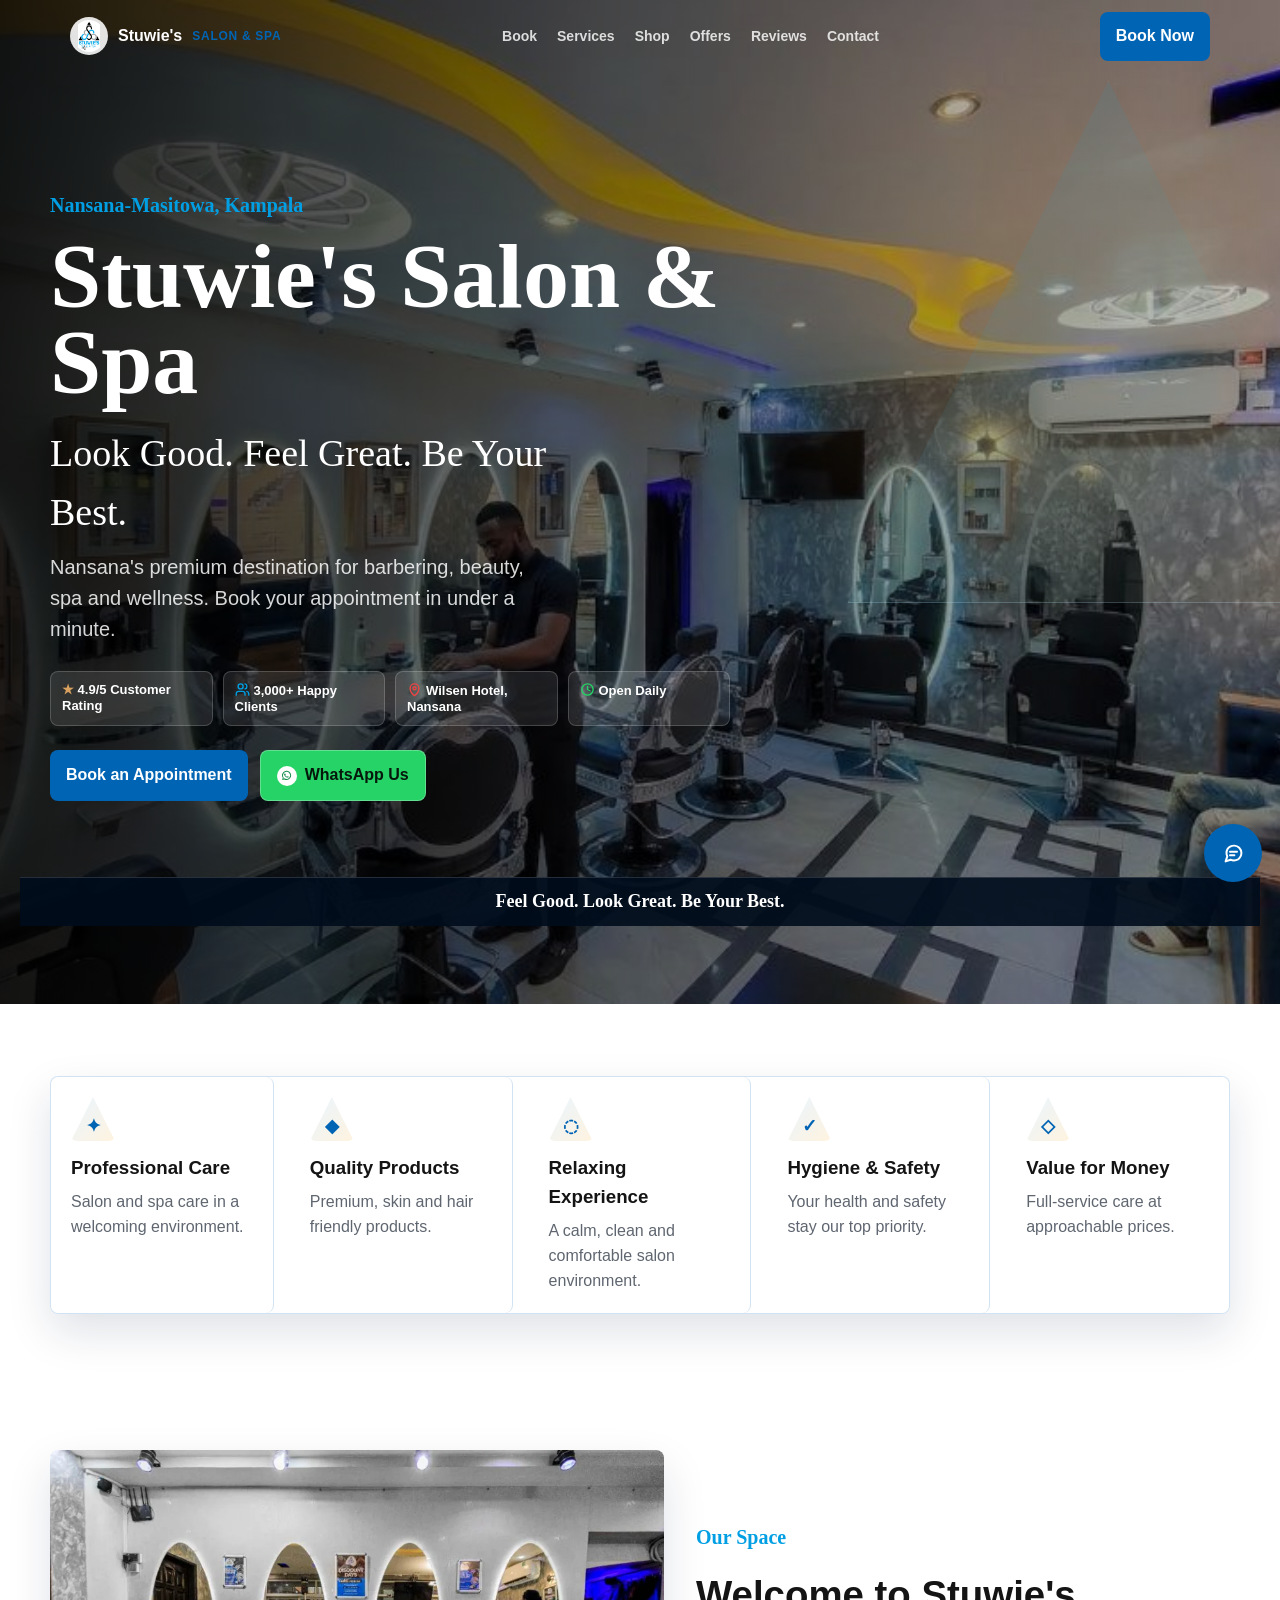
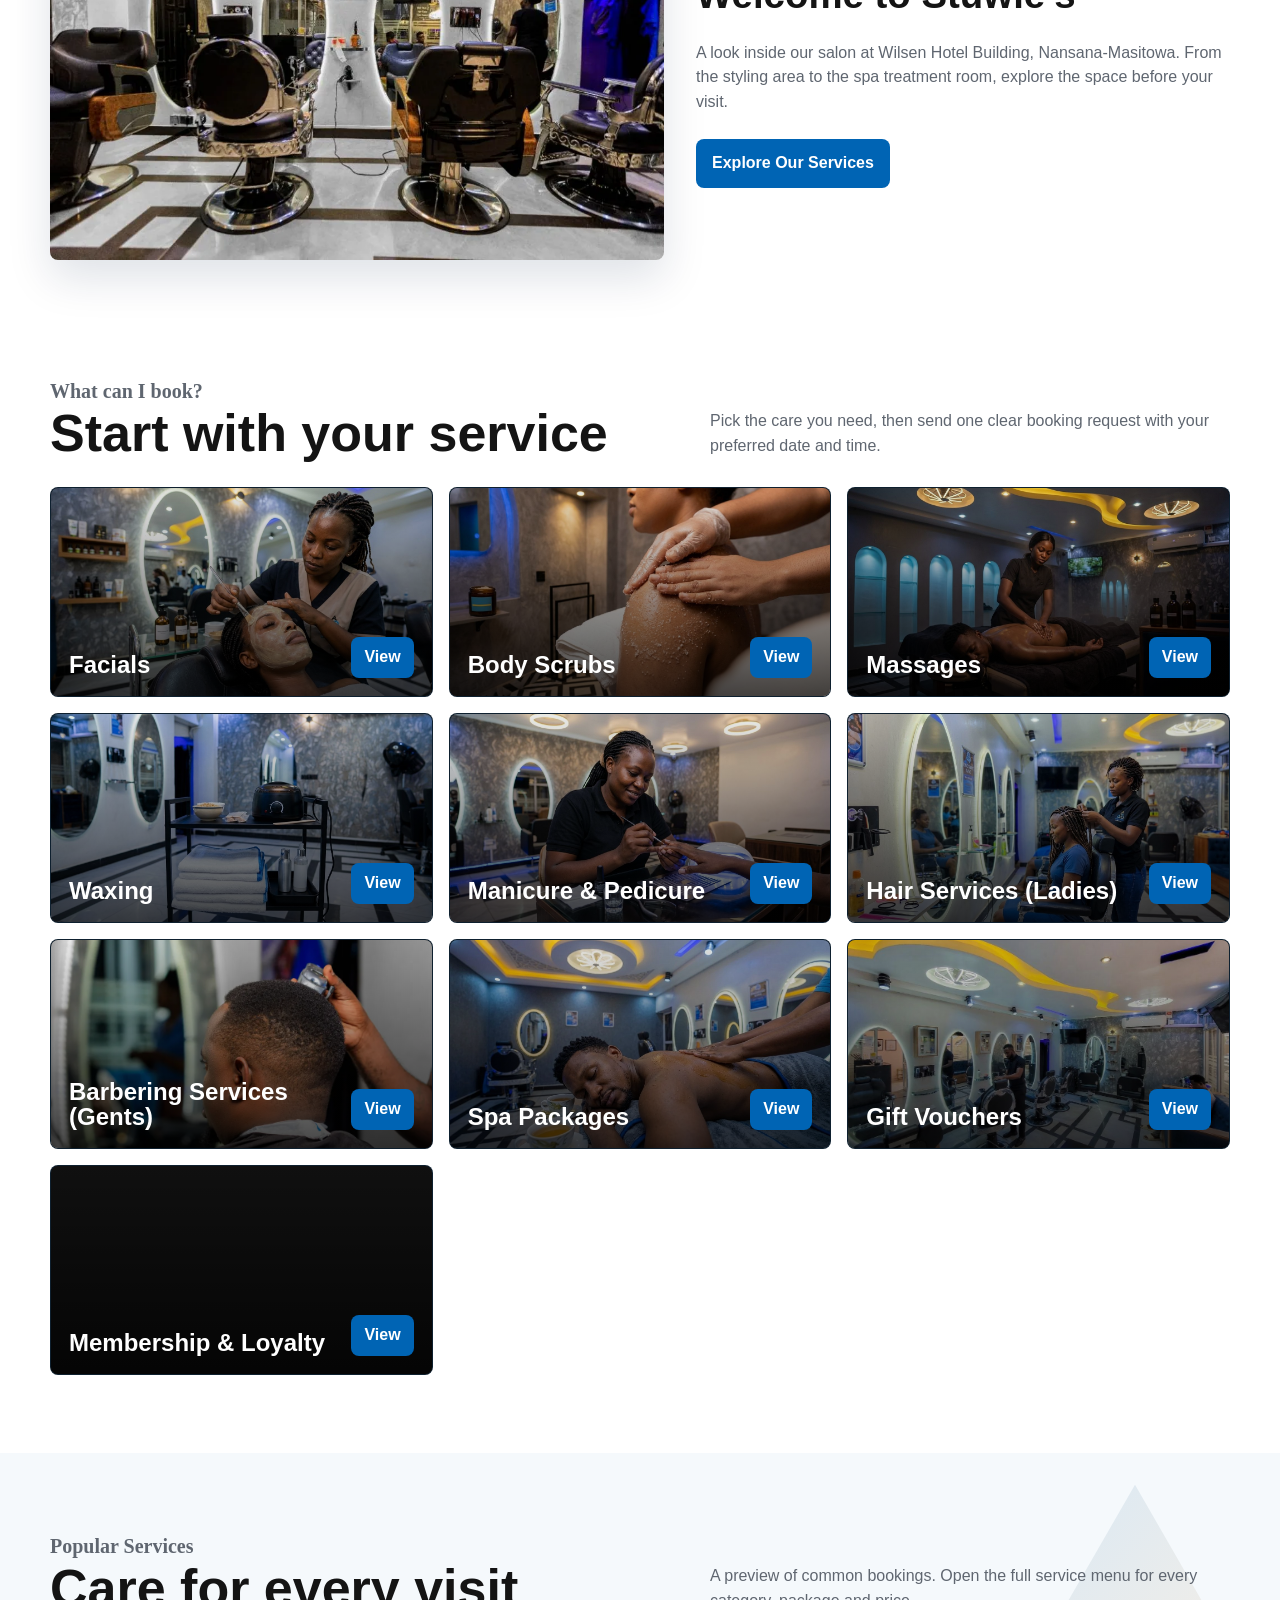
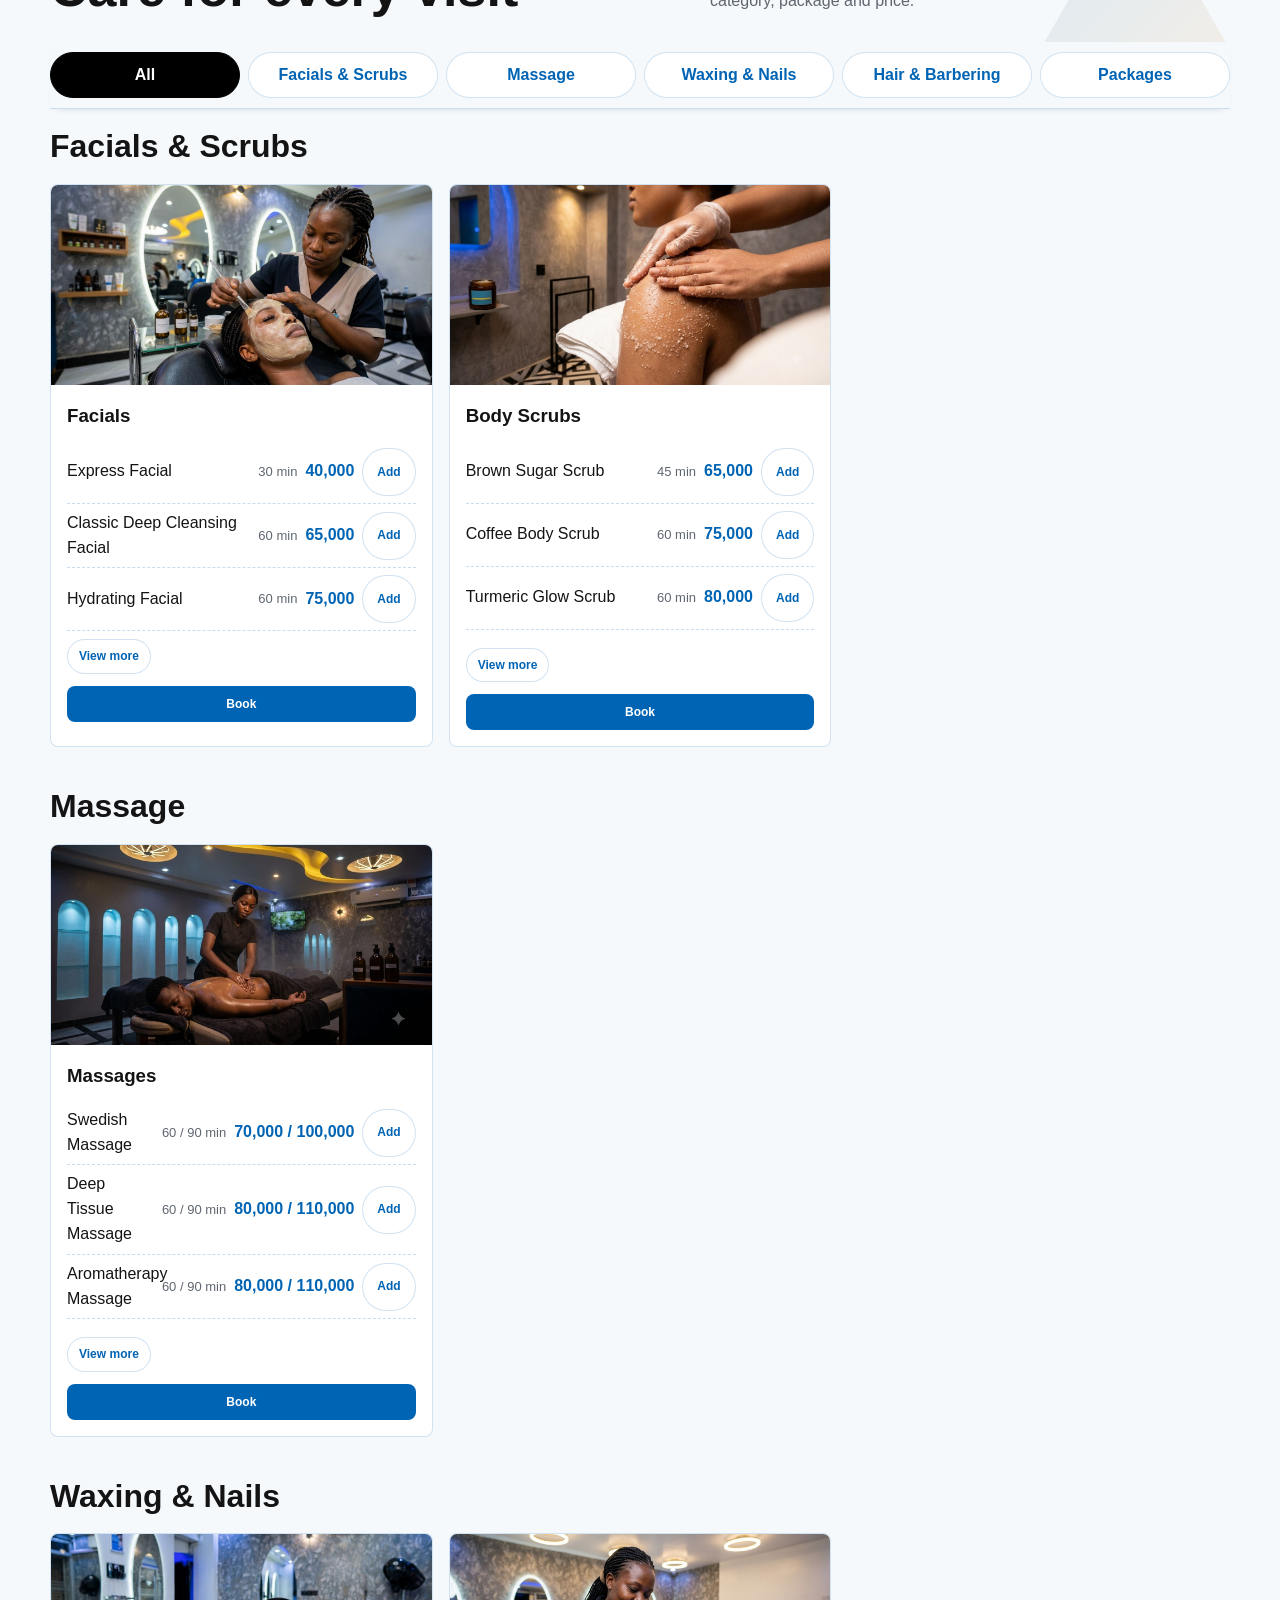
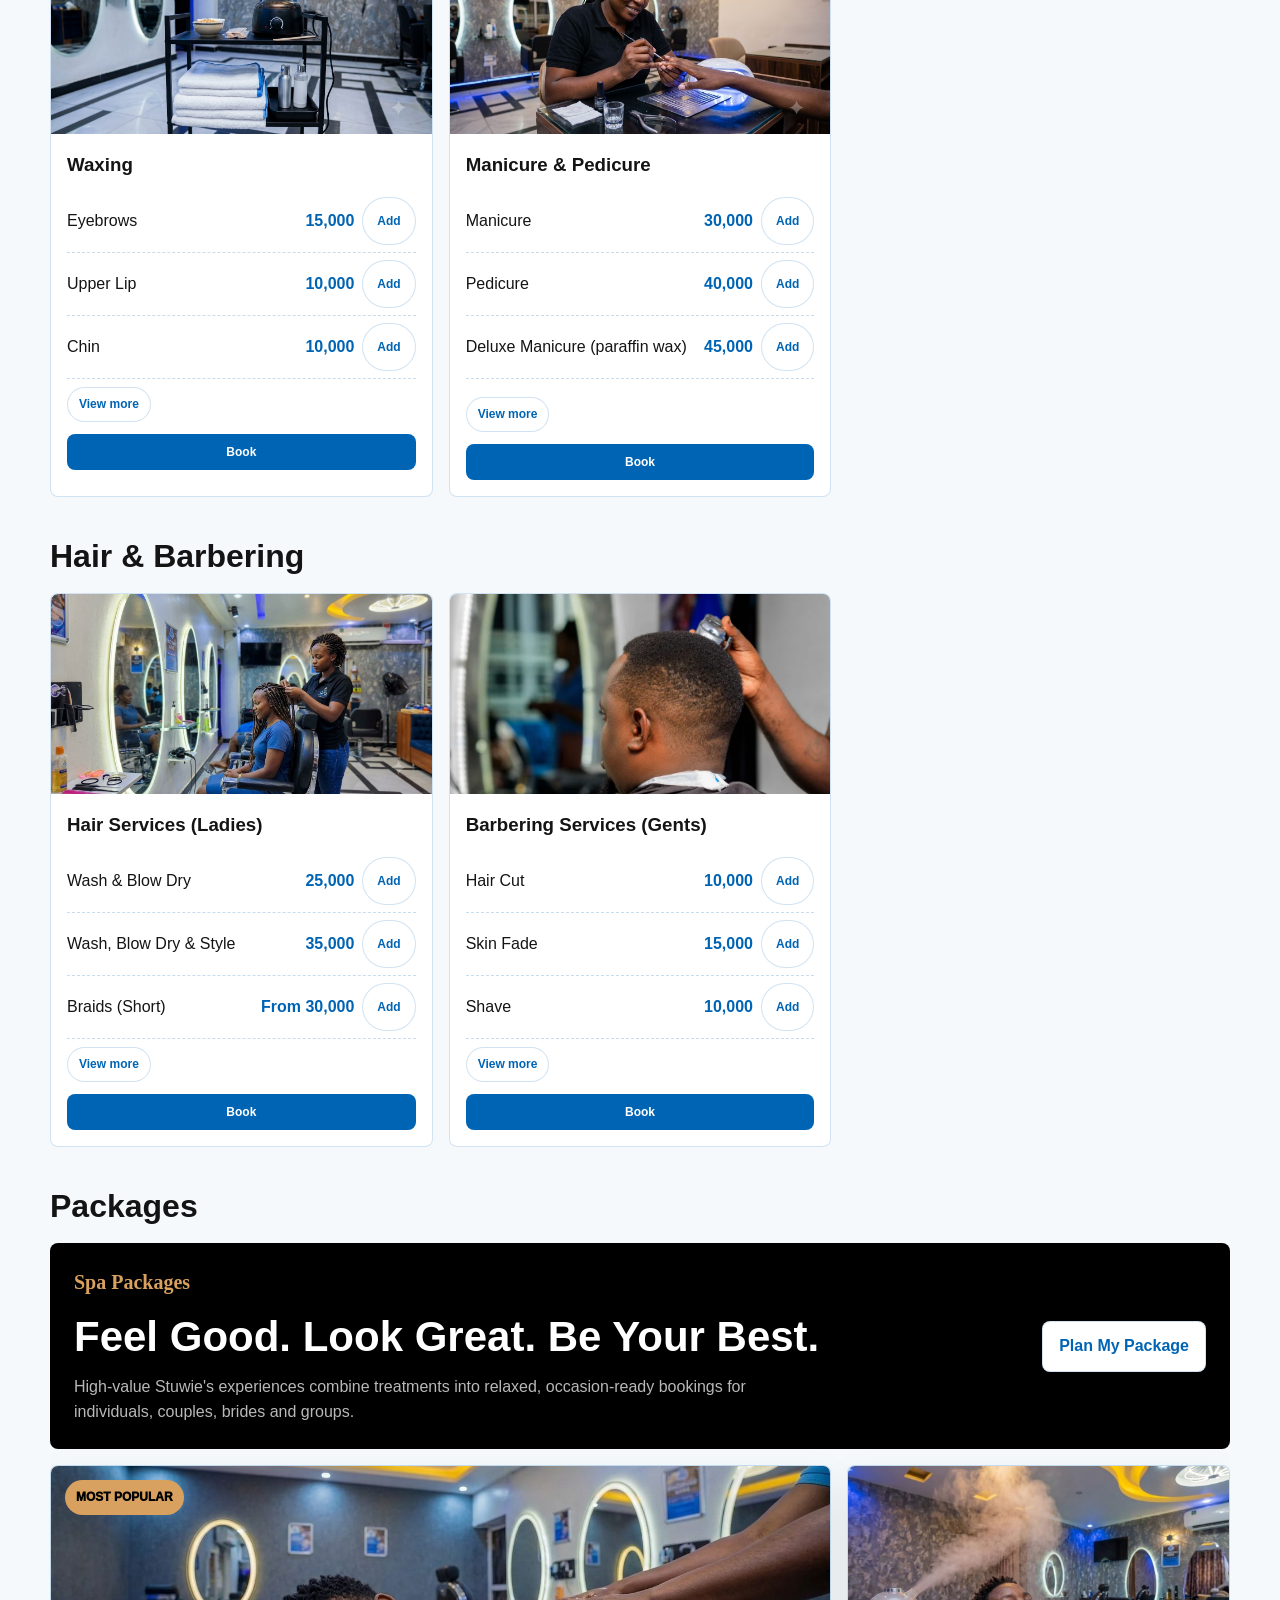
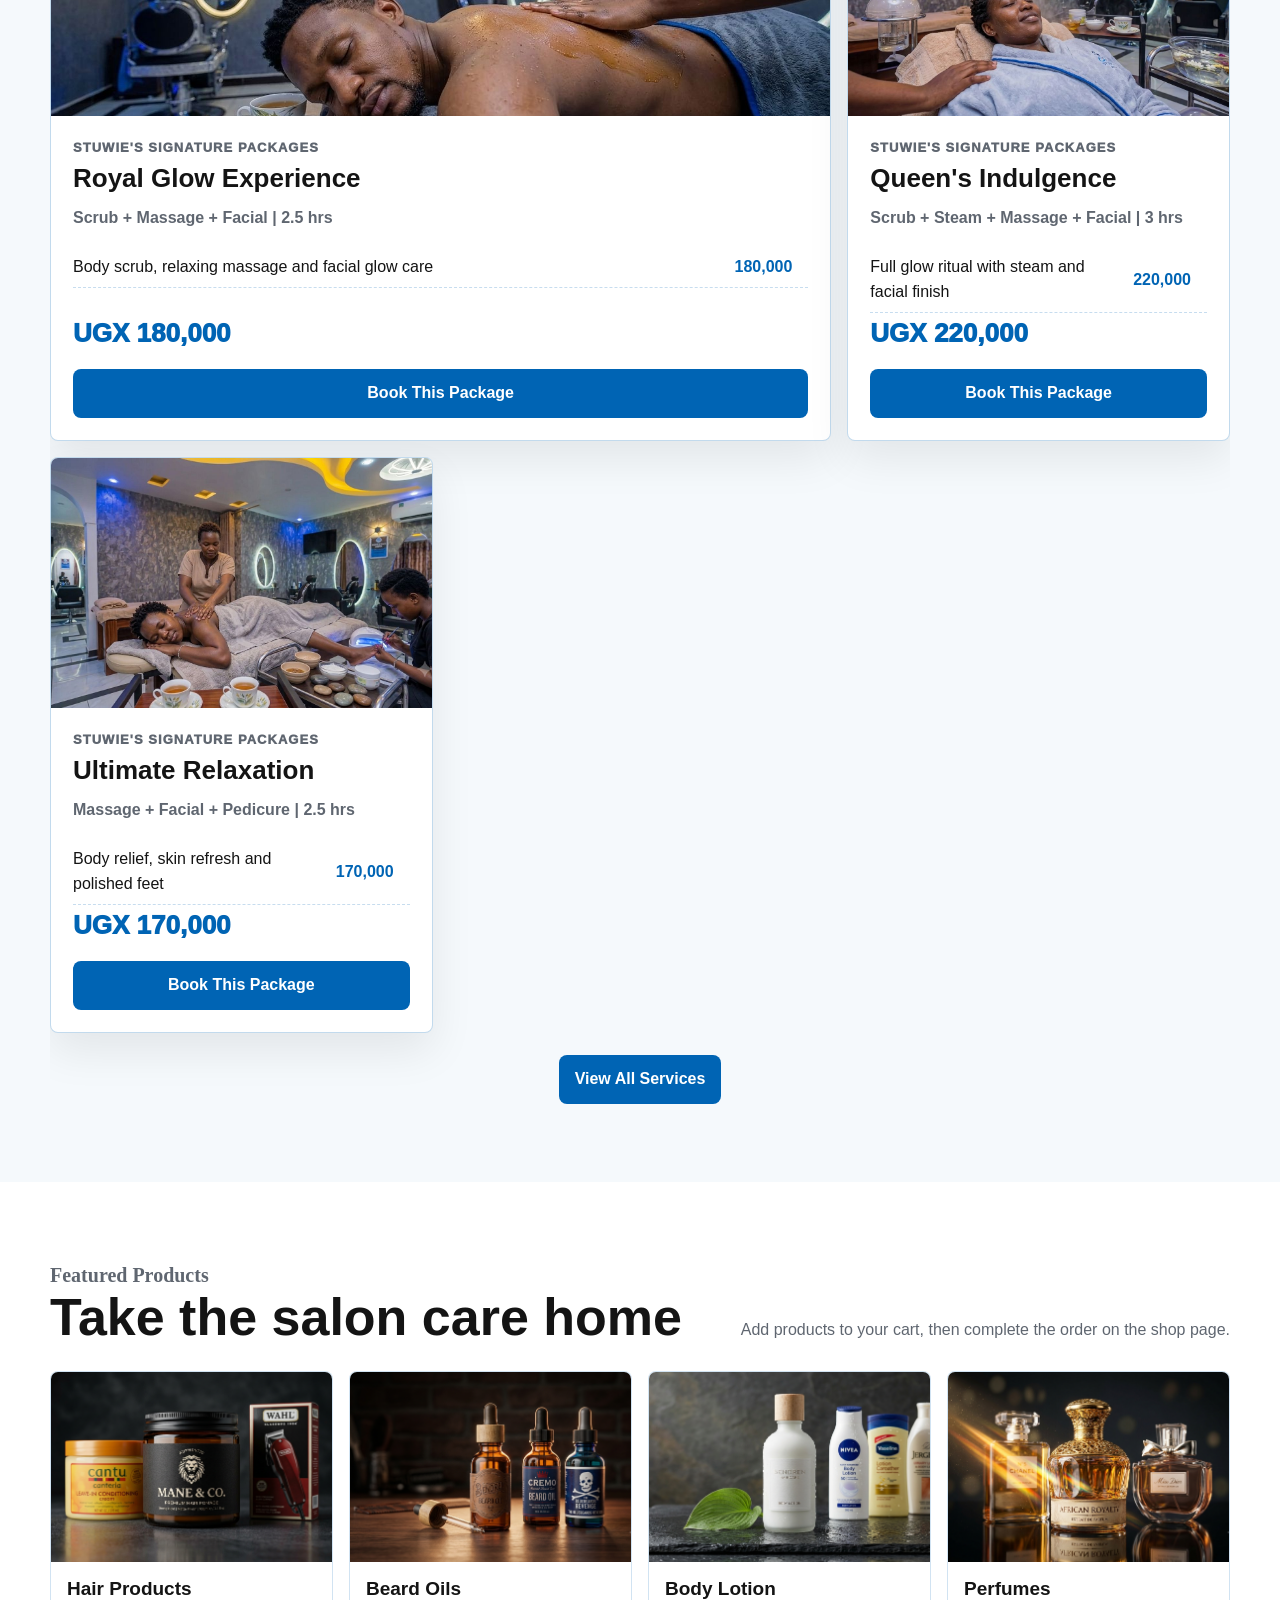
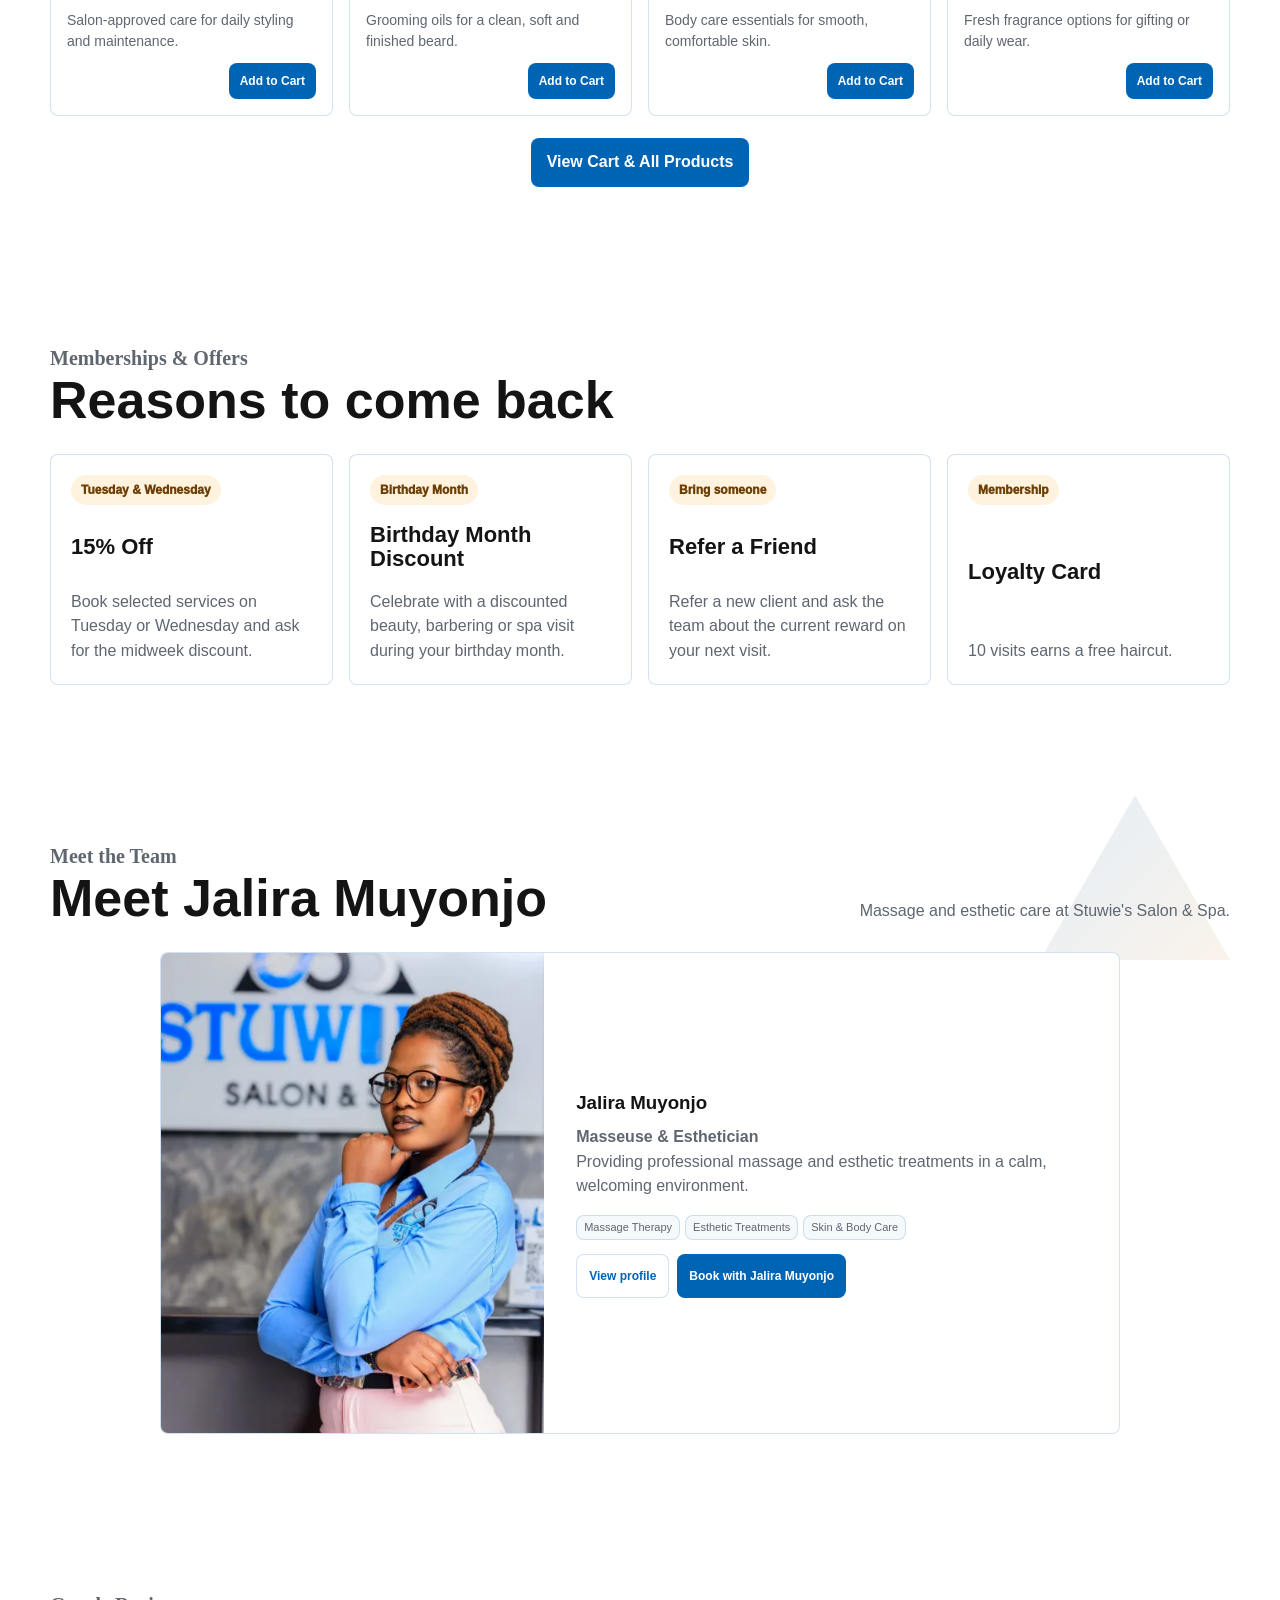
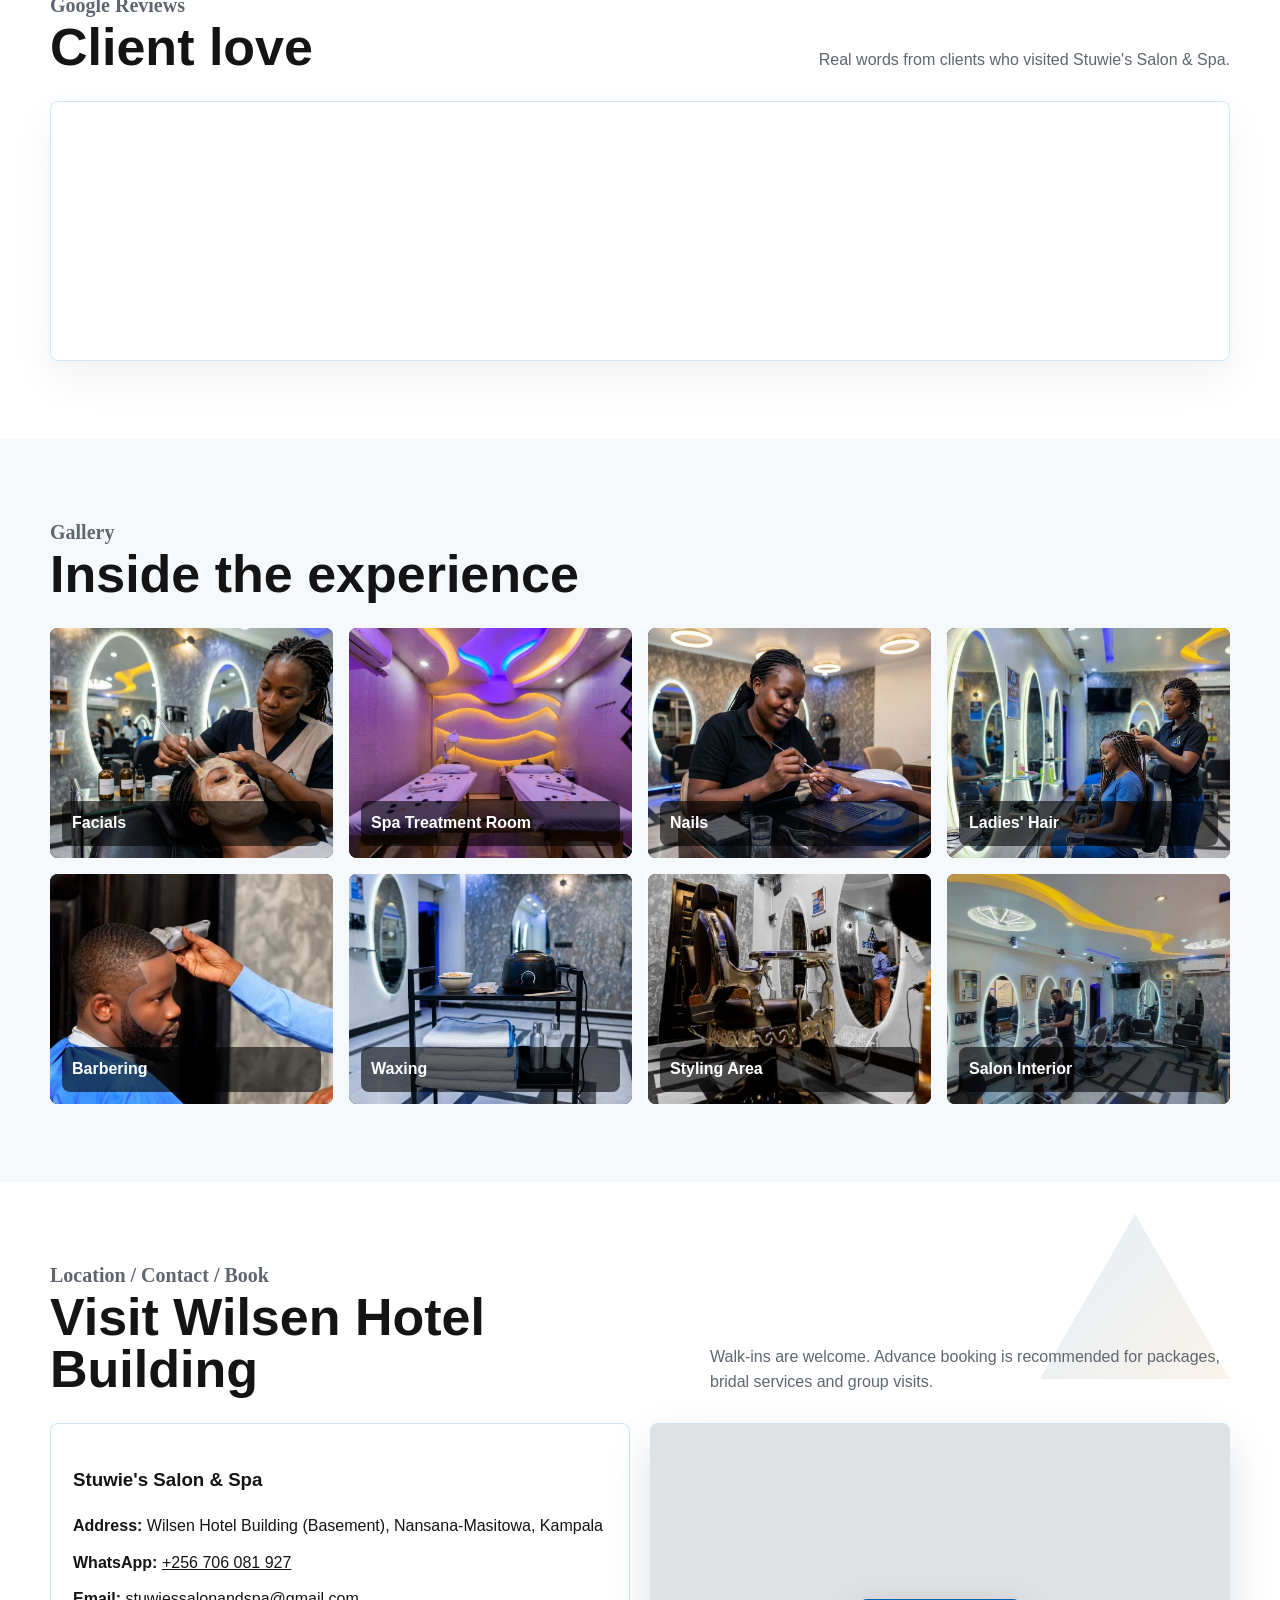
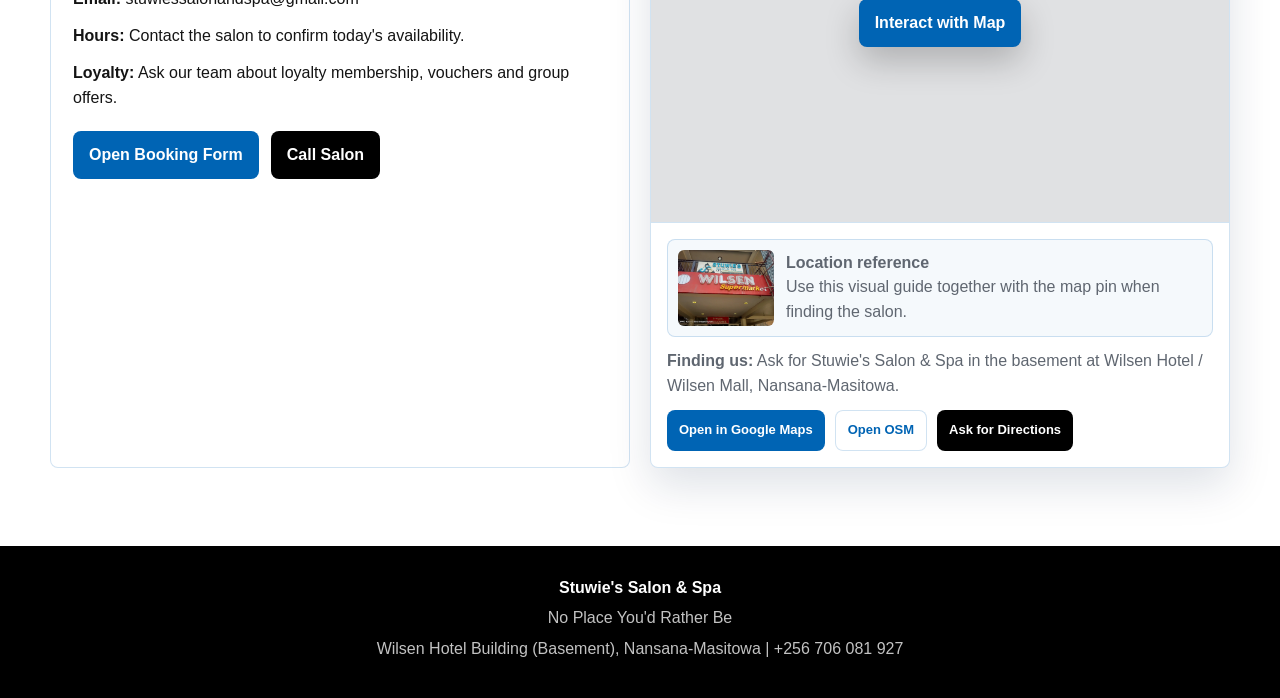
<file: index.html>
<!DOCTYPE html>
<html lang="en">
<head>
  <meta charset="UTF-8" />
  <meta name="viewport" content="width=device-width, initial-scale=1.0" />
  <title>Stuwie's Salon & Spa | No Place You'd Rather Be</title>
  <meta name="description" content="Stuwie's Salon & Spa in Wilsen Hotel Building, Nansana-Masitowa. Salon, spa, barbering, nails, waxing, facials, massage, packages and bookings." />
  <meta name="author" content="Solomantalgo" />
  <link rel="icon" href="assets/Stuwie LogoClare_page-0001.jpg" type="image/jpeg" />
  <link rel="preload" as="image" href="assets/images/hero2.png" />
  <link rel="preload" as="image" href="assets/Stuwie LogoClare_page-0001.jpg" />
  <style>
    :root {
      --blue: #0064b4;
      --blue-bright: #009fe3;
      --warm: #d9a15f;
      --warm-soft: #fff3df;
      --grey: #8c8c8c;
      --grey-light: #dcdcdc;
      --black: #000000;
      --ink: #141414;
      --muted: #5f6670;
      --paper: #ffffff;
      --wash: #f5f9fc;
      --line: rgba(0, 100, 180, 0.18);
      --shadow: 0 18px 44px rgba(0, 34, 67, 0.13);
      --radius: 8px;
    }

    * { box-sizing: border-box; }
    html {
      scroll-behavior: smooth;
      overflow-x: hidden;
    }
    body {
      margin: 0;
      font-family: Inter, "Segoe UI", Arial, sans-serif;
      color: var(--ink);
      background: var(--paper);
      line-height: 1.55;
      width: 100%;
      max-width: 100%;
      overflow-x: hidden;
    }
    body > * {
      max-width: 100%;
    }
    main, section, header, footer {
      max-width: 100%;
      overflow-x: clip;
    }
    img { max-width: 100%; display: block; }
    a { color: inherit; }
    button, input, select, textarea { font: inherit; }

    .site-header {
      position: fixed;
      top: 0;
      left: 0;
      right: 0;
      z-index: 20;
      background: transparent;
      border-bottom: 1px solid transparent;
      transition: background 0.4s ease, border-bottom 0.4s ease, box-shadow 0.4s ease, backdrop-filter 0.4s ease;
    }
    .site-header.scrolled {
      background: rgba(0, 13, 28, 0.9);
      border-bottom: 1px solid rgba(0, 159, 227, 0.22);
      box-shadow: 0 14px 36px rgba(0, 0, 0, 0.22);
      backdrop-filter: blur(16px);
    }
    .nav {
      max-width: 1180px;
      margin: 0 auto;
      padding: 12px 20px;
      display: flex;
      align-items: center;
      justify-content: space-between;
      gap: 16px;
    }
    .brand-mark {
      display: flex;
      align-items: center;
      gap: 10px;
      text-decoration: none;
      font-weight: 800;
      color: white;
      transition: transform 0.25s ease, color 0.25s ease;
      min-width: 0;
    }
    .brand-mark:hover { transform: translateY(-1px); color: var(--blue); }
    .brand-mark img {
      width: 38px;
      height: 38px;
      object-fit: contain;
      border-radius: 50%;
      background: rgba(255,255,255,0.88);
      padding: 3px;
    }
    .brand-mark span {
      color: var(--blue);
      display: block;
      font-size: 12px;
      font-weight: 700;
      letter-spacing: 0.06em;
      text-transform: uppercase;
    }
    .nav-links {
      display: flex;
      align-items: center;
      gap: 20px;
      font-size: 14px;
    }
    .nav-links a {
      text-decoration: none;
      color: rgba(255,255,255,0.82);
      font-weight: 650;
      position: relative;
      padding: 6px 0;
    }
    .nav-links a:hover { color: white; }
    .nav-links a::after {
      content: "";
      position: absolute;
      left: 0;
      right: 0;
      bottom: 0;
      height: 2px;
      background: var(--blue-bright);
      transform: scaleX(0);
      transform-origin: left;
      transition: transform 0.25s ease;
    }
    .nav-links a:hover::after { transform: scaleX(1); }
    .btn {
      border: 0;
      border-radius: var(--radius);
      padding: 12px 16px;
      display: inline-flex;
      align-items: center;
      justify-content: center;
      gap: 8px;
      min-height: 44px;
      text-decoration: none;
      font-weight: 800;
      cursor: pointer;
      transition: transform 0.22s ease, box-shadow 0.22s ease, background 0.22s ease, color 0.22s ease;
    }
    .btn-primary { background: var(--blue); color: white; }
    .btn-primary:hover { background: #004f90; }
    .btn-dark { background: var(--black); color: white; }
    .btn-light { background: white; color: var(--blue); border: 1px solid var(--line); }
    .btn-whatsapp { background: #25d366; color: #06170c; border: 1px solid rgba(255,255,255,0.28); }
    .btn-whatsapp:hover { background: #1ebe5d; }
    .wa-icon {
      width: 20px;
      height: 20px;
      border-radius: 50%;
      display: inline-grid;
      place-items: center;
      background: #fff;
      color: #128c4a;
      line-height: 1;
    }
    .wa-icon svg { width: 13px; height: 13px; fill: currentColor; }
    .btn:hover { transform: translateY(-2px); box-shadow: 0 12px 28px rgba(0, 34, 67, 0.16); }
    .btn.is-loading {
      pointer-events: none;
      opacity: 0.78;
      position: relative;
    }
    .btn.is-loading::before {
      content: "";
      width: 15px;
      height: 15px;
      border: 2px solid rgba(255,255,255,0.55);
      border-top-color: #fff;
      border-radius: 50%;
      animation: spin 0.75s linear infinite;
    }

    .hero {
      min-height: calc(100vh - 69px);
      display: grid;
      align-items: center;
      position: relative;
      overflow: hidden;
      color: white;
      background: #101820;
    }
    .hero-preload {
      position: absolute;
      width: 1px;
      height: 1px;
      opacity: 0;
      pointer-events: none;
    }
    .hero::before {
      content: "";
      position: absolute;
      inset: 0;
      background:
        radial-gradient(circle at 78% 28%, rgba(217,161,95,0.22), transparent 26%),
        linear-gradient(90deg, rgba(0,0,0,0.86), rgba(0,0,0,0.48) 47%, rgba(0,0,0,0.18)),
        url("assets/images/hero2.png") center/cover;
      animation: heroDrift 14s ease-in-out infinite alternate;
    }
    .hero::after {
      content: "";
      position: absolute;
      right: -7vw;
      top: 9vh;
      width: min(42vw, 520px);
      aspect-ratio: 1;
      border: 1px solid rgba(255,255,255,0.18);
      clip-path: polygon(50% 0, 100% 100%, 0 100%);
      background: linear-gradient(135deg, rgba(0,159,227,0.12), rgba(217,161,95,0.08));
      pointer-events: none;
    }
    .hero-inner {
      position: relative;
      width: min(1180px, calc(100% - 40px));
      margin: 0 auto;
      padding: 112px 0 76px;
      display: grid;
      grid-template-columns: minmax(0, 680px) minmax(190px, 240px);
      align-items: center;
      gap: 72px;
    }
    .logo-panel {
      background: rgba(255, 255, 255, 0.9);
      border-radius: var(--radius);
      padding: 10px;
      box-shadow: 0 18px 50px rgba(0,0,0,0.28);
      max-width: 230px;
      justify-self: end;
      border: 1px solid rgba(255,255,255,0.55);
      opacity: 0.95;
      animation: floatIn 0.85s ease 0.28s both;
    }
    .logo-panel img {
      width: 100%;
      height: 185px;
      display: block;
      object-fit: contain;
      mix-blend-mode: multiply;
    }
    .eyebrow {
      color: var(--blue-bright);
      font-size: 13px;
      font-weight: 900;
      letter-spacing: 0.12em;
      text-transform: uppercase;
      margin: 0 0 12px;
      font-family: "Segoe Script", "Brush Script MT", "Lucida Handwriting", cursive;
      text-transform: none;
      letter-spacing: 0;
      font-size: 20px;
    }
    h1 {
      font-size: clamp(46px, 8vw, 92px);
      line-height: 0.94;
      margin: 0;
      letter-spacing: 0;
      animation: fadeUp 0.8s ease 0.08s both;
      font-family: Georgia, "Times New Roman", serif;
    }
    .hero-copy {
      max-width: 520px;
      color: rgba(255,255,255,0.9);
      font-size: clamp(24px, 3vw, 38px);
      margin: 18px 0 10px;
      animation: fadeUp 0.8s ease 0.18s both;
      font-family: "Segoe Script", "Brush Script MT", cursive;
      color: #fff;
    }
    .hero-subcopy {
      max-width: 500px;
      color: rgba(255,255,255,0.84);
      font-size: clamp(16px, 1.8vw, 20px);
      margin: 0 0 26px;
      animation: fadeUp 0.8s ease 0.22s both;
    }
    .hero-kicker {
      display: none;
      flex-wrap: wrap;
      gap: 10px;
      margin: 0 0 22px;
      padding: 0;
      list-style: none;
      animation: fadeUp 0.8s ease 0.24s both;
    }
    .hero-kicker li {
      border: 1px solid rgba(255,255,255,0.24);
      background: rgba(255,255,255,0.09);
      color: rgba(255,255,255,0.92);
      border-radius: 999px;
      padding: 8px 12px;
      font-size: 13px;
      font-weight: 850;
      backdrop-filter: blur(10px);
    }
    .hero-proof {
      display: grid;
      grid-template-columns: repeat(4, minmax(0, 1fr));
      gap: 10px;
      max-width: 690px;
      margin: 0 0 24px;
      animation: fadeUp 0.8s ease 0.26s both;
    }
    .proof-pill {
      border: 1px solid rgba(255,255,255,0.18);
      background: rgba(255,255,255,0.1);
      border-radius: var(--radius);
      padding: 10px 11px;
      backdrop-filter: blur(10px);
      font-size: 13px;
      font-weight: 850;
      line-height: 1.25;
    }
    .rating-star { color: #d9a15f; }
    .proof-icon {
      width: 15px;
      height: 15px;
      vertical-align: -2px;
      margin-right: 4px;
    }
    .proof-icon.clients { color: var(--blue-bright); }
    .proof-icon.location { color: #ef4444; }
    .proof-icon.open { color: #25d366; }
    .proof-icon path, .proof-icon circle, .proof-icon polyline {
      fill: none;
      stroke: currentColor;
      stroke-width: 2.2;
      stroke-linecap: round;
      stroke-linejoin: round;
    }
    .hero-actions, .contact-actions {
      display: flex;
      flex-wrap: wrap;
      gap: 12px;
      animation: fadeUp 0.8s ease 0.3s both;
    }
    .hero-strip {
      position: relative;
      background: rgba(0, 13, 28, 0.9);
      color: white;
      padding: 10px 20px;
      font-weight: 850;
      text-align: center;
      border-top: 1px solid rgba(255,255,255,0.14);
      font-family: "Segoe Script", "Brush Script MT", cursive;
      font-size: 18px;
    }

    section {
      padding: 78px 20px;
      position: relative;
      overflow: hidden;
    }
    #services::before, #team::before, #contact::before {
      content: "";
      position: absolute;
      width: 190px;
      height: 165px;
      right: max(18px, calc((100vw - 1180px) / 2));
      top: 32px;
      background: linear-gradient(135deg, rgba(0,100,180,0.11), rgba(217,161,95,0.13));
      clip-path: polygon(50% 0, 100% 100%, 0 100%);
      pointer-events: none;
    }
    .section-inner { max-width: 1180px; margin: 0 auto; }
    .section-head {
      display: flex;
      justify-content: space-between;
      align-items: end;
      gap: 24px;
      margin-bottom: 28px;
    }
    .section-head h2 {
      margin: 0;
      font-size: clamp(31px, 4.2vw, 52px);
      line-height: 1;
    }
    .section-head p { max-width: 520px; color: var(--muted); margin: 0; }
    .trust-grid, .service-grid, .team-grid, .gallery-grid, .package-grid, .quick-book-grid, .product-grid, .offer-grid {
      display: grid;
      gap: 16px;
    }
    #trust {
      padding: 72px 20px 58px;
      margin-top: 0;
      z-index: 2;
    }
    .trust-grid {
      grid-template-columns: repeat(5, 1fr);
      background: rgba(255,255,255,0.96);
      border: 1px solid var(--line);
      border-radius: var(--radius);
      box-shadow: var(--shadow);
      overflow: hidden;
    }
    .trust-card, .service-card, .member-card, .package-card, .contact-card {
      border: 1px solid var(--line);
      border-radius: var(--radius);
      background: white;
      overflow: hidden;
      transition: transform 0.28s ease, box-shadow 0.28s ease, border-color 0.28s ease;
    }
    .trust-card:hover, .member-card:hover, .package-card:hover, .contact-card:hover {
      transform: translateY(-5px);
      box-shadow: var(--shadow);
      border-color: rgba(0, 100, 180, 0.34);
    }
    .service-card:hover {
      box-shadow: var(--shadow);
      border-color: rgba(0, 100, 180, 0.34);
    }
    .trust-card {
      padding: 20px;
      min-height: 150px;
      border: 0;
      border-right: 1px solid var(--line);
    }
    .trust-card:last-child { border-right: 0; }
    .trust-icon {
      width: 44px;
      height: 44px;
      border-radius: 6px;
      display: grid;
      place-items: center;
      background: linear-gradient(135deg, #e9f5ff, var(--warm-soft));
      color: var(--blue);
      font-weight: 950;
      margin-bottom: 12px;
      clip-path: polygon(50% 0, 100% 100%, 0 100%);
      font-size: 0;
    }
    .trust-icon::before {
      font-size: 18px;
      line-height: 1;
      transform: translateY(7px);
    }
    .trust-card:nth-child(1) .trust-icon::before { content: "✦"; }
    .trust-card:nth-child(2) .trust-icon::before { content: "◆"; }
    .trust-card:nth-child(3) .trust-icon::before { content: "◌"; }
    .trust-card:nth-child(4) .trust-icon::before { content: "✓"; }
    .trust-card:nth-child(5) .trust-icon::before { content: "◇"; }
    .trust-card h3, .service-card h3, .member-card h3, .package-card h3 { margin: 0 0 8px; }
    .trust-card p, .member-card p, .package-card p { margin: 0; color: var(--muted); }

    #quick-book {
      padding-top: 38px;
      background: var(--paper);
    }
    .quick-book-grid {
      grid-template-columns: repeat(3, 1fr);
    }
    .quick-book-card {
      min-height: 210px;
      border-radius: var(--radius);
      overflow: hidden;
      position: relative;
      isolation: isolate;
      display: flex;
      align-items: end;
      color: white;
      text-decoration: none;
      background: #111;
      border: 1px solid rgba(0,100,180,0.18);
    }
    .quick-book-card img {
      position: absolute;
      inset: 0;
      width: 100%;
      height: 100%;
      object-fit: cover;
      transition: transform 0.55s ease, filter 0.55s ease;
      z-index: -2;
    }
    .quick-book-card::after {
      content: "";
      position: absolute;
      inset: 0;
      background: linear-gradient(180deg, rgba(0,0,0,0.08), rgba(0,0,0,0.72));
      z-index: -1;
    }
    .quick-book-card:hover img { transform: scale(1.06); filter: saturate(1.08); }
    .quick-book-card:focus-visible { outline: 3px solid var(--blue); outline-offset: 4px; }
    .quick-book-card > * { pointer-events: none; }
    .quick-book-body {
      width: 100%;
      padding: 18px;
      display: flex;
      align-items: end;
      justify-content: space-between;
      gap: 12px;
    }
    .quick-book-body h3 { margin: 0; font-size: 24px; line-height: 1.05; }
    .mini-book-btn {
      border: 0;
      border-radius: var(--radius);
      background: var(--blue);
      color: #fff;
      min-height: 38px;
      padding: 8px 13px;
      font-weight: 900;
      cursor: pointer;
      text-decoration: none;
    }

    #services, #gallery { background: var(--wash); }
    .service-tabs {
      display: grid;
      grid-template-columns: repeat(6, minmax(0, 1fr));
      gap: 8px;
      overflow: visible;
      padding-bottom: 0;
      margin-bottom: 18px;
    }
    .service-tab {
      white-space: normal;
      border: 1px solid var(--line);
      background: white;
      color: var(--blue);
      border-radius: 999px;
      padding: 10px 14px;
      font-weight: 850;
      cursor: pointer;
      transition: transform 0.22s ease, background 0.22s ease, color 0.22s ease;
      min-height: 44px;
      text-align: center;
    }
    .service-tab:hover { transform: translateY(-2px); }
    .service-tab.active { background: var(--black); color: white; border-color: var(--black); }
    .service-grid { grid-template-columns: repeat(3, 1fr); }
    .service-card img {
      height: 200px;
      width: 100%;
      object-fit: cover;
      transition: transform 0.55s ease, filter 0.55s ease;
    }
    .service-card:hover img { transform: scale(1.06); filter: saturate(1.08) contrast(1.03); }
    .service-card {
      display: flex;
      flex-direction: column;
      height: 100%;
      position: relative;
      isolation: isolate;
    }
    .service-body {
      padding: 16px;
      display: flex;
      flex-direction: column;
      flex: 1;
      position: relative;
      z-index: 1;
    }
    .book-card-btn {
      width: fit-content;
      margin-top: 12px;
      min-height: 36px;
      padding: 7px 12px;
      font-size: 12px;
      align-self: flex-end;
      position: relative;
      z-index: 4;
      pointer-events: auto;
      touch-action: manipulation;
    }
    .service-body > .view-more,
    .service-body > .book-card-btn {
      flex: 0 0 auto;
    }
    .price-list li {
      align-items: center;
      grid-template-columns: minmax(0, 1fr) auto auto auto;
    }
    .item-add {
      border: 1px solid var(--line);
      background: #fff;
      color: var(--blue);
      border-radius: 999px;
      padding: 8px 14px;
      min-width: 52px;
      min-height: 40px;
      font-size: 12px;
      font-weight: 900;
      cursor: pointer;
      transition: background 0.2s ease, color 0.2s ease, box-shadow 0.2s ease;
      justify-self: end;
      align-self: center;
      touch-action: manipulation;
      position: relative;
      z-index: 2;
    }
    .item-add:focus-visible { outline: 3px solid rgba(0,159,227,0.35); outline-offset: 2px; }
    .item-add:hover { background: var(--blue); color: #fff; box-shadow: 0 8px 18px rgba(0,100,180,0.18); }
    .booking-cart {
      position: fixed;
      left: 20px;
      right: 20px;
      bottom: 20px;
      z-index: 35;
      width: min(1120px, calc(100% - 40px));
      margin: 0 auto;
      background: rgba(0, 13, 28, 0.94);
      color: #fff;
      border: 1px solid rgba(255,255,255,0.12);
      border-radius: var(--radius);
      box-shadow: 0 18px 44px rgba(0,0,0,0.22);
      padding: 16px;
      display: none;
      gap: 14px;
      align-items: center;
      justify-content: space-between;
      backdrop-filter: blur(14px);
    }
    .booking-cart.visible.open { display: flex; }
    body.cart-active.cart-open { padding-bottom: 112px; }
    .cart-items {
      display: flex;
      flex-wrap: wrap;
      gap: 8px;
      margin-top: 8px;
    }
    .cart-chip {
      display: inline-flex;
      align-items: center;
      gap: 7px;
      border: 1px solid rgba(255,255,255,0.16);
      background: rgba(255,255,255,0.09);
      border-radius: 999px;
      padding: 7px 9px;
      font-size: 12px;
    }
    .cart-chip button {
      border: 0;
      background: transparent;
      color: #fff;
      cursor: pointer;
      font-weight: 900;
      padding: 0 2px;
    }
    .cart-meta { color: rgba(255,255,255,0.72); font-size: 13px; }
    .booking-cart > div { min-width: 0; }
    .cart-toggle {
      position: fixed;
      right: 14px;
      bottom: 84px;
      z-index: 36;
      display: inline-flex;
      border: 0;
      border-radius: 999px;
      background: #000;
      color: #fff;
      box-shadow: 0 14px 34px rgba(0,0,0,0.28);
      padding: 11px 14px;
      font-weight: 900;
      cursor: pointer;
    }
    .cart-toggle.visible { display: inline-flex; align-items: center; justify-content: center; }
    .selected-services {
      grid-column: 1 / -1;
      border: 1px solid var(--line);
      background: var(--wash);
      border-radius: var(--radius);
      padding: 14px;
      display: none;
    }
    .selected-services.visible { display: block; }
    .selected-services ul {
      margin: 8px 0 0;
      padding-left: 18px;
    }
    .subcategory-panel {
      grid-column: 1 / -1;
      display: none;
      border: 1px solid var(--line);
      border-radius: var(--radius);
      padding: 14px;
      background: #fff;
    }
    .subcategory-panel.visible { display: block; }
    .subcategory-options {
      display: grid;
      grid-template-columns: repeat(2, 1fr);
      gap: 8px;
      margin-top: 10px;
    }
    .subcategory-option {
      display: flex;
      align-items: center;
      gap: 8px;
      border: 1px solid var(--line);
      border-radius: var(--radius);
      padding: 9px;
      font-size: 13px;
      font-weight: 750;
    }
    .subcategory-option input { width: auto; min-height: auto; }
    .cart-toast {
      position: fixed;
      left: 50%;
      bottom: 22px;
      z-index: 60;
      transform: translate(-50%, 18px);
      opacity: 0;
      pointer-events: none;
      background: var(--black);
      color: #fff;
      border: 1px solid rgba(255,255,255,0.14);
      border-radius: 999px;
      padding: 11px 16px;
      box-shadow: 0 18px 44px rgba(0,0,0,0.28);
      font-weight: 850;
      transition: opacity 0.22s ease, transform 0.22s ease;
    }
    .cart-toast.visible {
      opacity: 1;
      transform: translate(-50%, 0);
    }
    .price-list {
      margin: 10px 0 0;
      padding: 0;
      list-style: none;
      display: grid;
      gap: 7px;
    }
    .price-list li {
      display: grid;
      grid-template-columns: minmax(0, 1fr) auto auto auto;
      gap: 8px;
      padding-bottom: 7px;
      border-bottom: 1px dashed rgba(0,100,180,0.22);
    }
    .price-list span { color: var(--muted); font-size: 13px; }
    .price-list strong { color: var(--blue); white-space: nowrap; }
    .service-card:not(.expanded) .card-row-extra,
    .service-card:not(.expanded) .subhead-extra { display: none; }
    .subhead {
      margin: 12px 0 0;
      color: var(--black);
      font-size: 13px;
      font-weight: 950;
      text-transform: uppercase;
      letter-spacing: 0.08em;
    }
    .view-more {
      width: fit-content;
      border: 1px solid var(--line);
      background: #fff;
      color: var(--blue);
      border-radius: 999px;
      padding: 7px 11px;
      min-height: 32px;
      font-size: 12px;
      font-weight: 900;
      cursor: pointer;
      margin: 8px 0 0;
      position: relative;
      z-index: 3;
      pointer-events: auto;
      touch-action: manipulation;
    }
    .view-more:hover { background: var(--blue); color: #fff; }
    .package-price { color: var(--warm); }
    #services .package-intro {
      grid-column: 1 / -1;
      border-radius: var(--radius);
      background: #000;
      color: #fff;
      padding: 24px;
      display: flex;
      align-items: center;
      justify-content: space-between;
      gap: 18px;
    }
    #services .package-intro h3 { margin: 0 0 6px; font-size: clamp(26px, 4vw, 42px); }
    #services .package-intro p { margin: 0; color: rgba(255,255,255,0.72); max-width: 720px; }
    #services .service-card[id], #services .package-intro[id] { scroll-margin-top: 110px; }
    #services .package-card {
      position: relative;
      background: white;
      border: 1px solid rgba(0,100,180,0.24);
      color: var(--ink);
      display: flex;
      flex-direction: column;
      height: 100%;
      box-shadow: 0 18px 44px rgba(0,0,0,0.08);
    }
    #services .package-card.featured { grid-column: span 2; }
    #services .package-card img { height: 250px; width: 100%; object-fit: cover; }
    #services .package-body { padding: 22px; display: flex; flex-direction: column; flex: 1; }
    #services .package-body h3 { margin: 0 0 8px; font-size: 26px; }
    #services .package-meta { color: var(--muted); font-weight: 850; margin-bottom: 14px; }
    #services .package-card p { color: var(--muted); }
    #services .package-price { color: var(--blue); font-size: 26px; font-weight: 950; margin-top: auto; }
    #services .package-card .btn { width: 100%; justify-content: center; margin-top: 16px; }
    #services .badge {
      position: absolute;
      top: 14px;
      left: 14px;
      z-index: 1;
      border-radius: 999px;
      background: var(--warm);
      color: #000;
      padding: 8px 11px;
      font-size: 12px;
      font-weight: 950;
      text-transform: uppercase;
    }

    #featured-products { background: var(--paper); }
    .product-grid {
      grid-template-columns: repeat(4, 1fr);
    }
    .product-card, .offer-card {
      border: 1px solid var(--line);
      border-radius: var(--radius);
      background: white;
      overflow: hidden;
      transition: transform 0.28s ease, box-shadow 0.28s ease, border-color 0.28s ease;
    }
    .product-card:hover, .offer-card:hover {
      transform: translateY(-5px);
      box-shadow: var(--shadow);
      border-color: rgba(0, 100, 180, 0.34);
    }
    .product-card { position: relative; }
    .product-card img {
      width: 100%;
      height: 190px;
      object-fit: cover;
    }
    .product-body {
      padding: 16px;
      display: grid;
      gap: 10px;
    }
    .product-body h3 { margin: 0; font-size: 19px; line-height: 1.15; }
    .product-body p { margin: 0; color: var(--muted); font-size: 14px; }
    .product-price { display: none; }
    .product-card .btn {
      min-height: 36px;
      padding: 8px 11px;
      font-size: 12px;
      width: fit-content;
      justify-self: end;
    }
    .shop-cart {
      position: fixed;
      right: 20px;
      bottom: 20px;
      z-index: 37;
      width: min(420px, calc(100% - 40px));
      max-height: calc(100vh - 40px);
      background: rgba(0, 13, 28, 0.96);
      color: #fff;
      border: 1px solid rgba(255,255,255,0.14);
      border-radius: var(--radius);
      box-shadow: 0 24px 70px rgba(0,0,0,0.32);
      padding: 16px;
      display: none;
      gap: 14px;
      backdrop-filter: blur(14px);
    }
    .shop-cart.visible.open { display: grid; }
    .shop-cart-head {
      display: flex;
      align-items: center;
      justify-content: space-between;
      gap: 12px;
    }
    .shop-cart-items {
      display: grid;
      gap: 10px;
      overflow: auto;
      max-height: 48vh;
      padding-right: 2px;
    }
    .shop-cart-row {
      display: grid;
      grid-template-columns: minmax(0, 1fr) auto;
      gap: 10px;
      padding: 10px;
      border: 1px solid rgba(255,255,255,0.12);
      border-radius: var(--radius);
      background: rgba(255,255,255,0.08);
    }
    .shop-cart-row p { margin: 2px 0 0; color: rgba(255,255,255,0.68); font-size: 12px; }
    .qty-controls { display: inline-flex; align-items: center; gap: 8px; }
    .qty-controls button, .icon-btn {
      border: 1px solid rgba(255,255,255,0.18);
      background: transparent;
      color: #fff;
      border-radius: 50%;
      width: 30px;
      height: 30px;
      cursor: pointer;
      font-weight: 900;
    }
    .icon-btn { font-size: 20px; line-height: 1; }
    .shop-cart-toggle {
      position: fixed;
      right: 16px;
      bottom: 140px;
      z-index: 38;
      display: none;
      border: 0;
      border-radius: 999px;
      background: var(--blue);
      color: #fff;
      box-shadow: 0 14px 34px rgba(0,0,0,0.28);
      padding: 11px 14px;
      font-weight: 900;
      cursor: pointer;
    }
    .shop-cart-toggle.visible { display: inline-flex; align-items: center; justify-content: center; }
    .section-actions {
      margin-top: 22px;
      display: flex;
      justify-content: center;
    }
    .section-actions .btn {
      width: fit-content;
      max-width: 100%;
      flex: 0 0 auto;
    }
    #panel-packages > .section-actions {
      grid-column: 1 / -1;
      align-self: center;
    }
    .offer-grid { grid-template-columns: repeat(4, 1fr); }
    .offer-card {
      min-height: 178px;
      padding: 20px;
      display: grid;
      align-content: space-between;
      gap: 18px;
    }
    .offer-card.today {
      background: linear-gradient(135deg, #07131d, #0d2c43);
      color: white;
      border-color: rgba(255,255,255,0.14);
    }
    .offer-card h3 { margin: 0; font-size: 22px; line-height: 1.1; }
    .offer-card p { margin: 0; color: var(--muted); }
    .offer-card.today p { color: rgba(255,255,255,0.76); }
    .offer-tag {
      width: fit-content;
      border-radius: 999px;
      padding: 6px 10px;
      background: var(--warm-soft);
      color: #6e3f05;
      font-size: 12px;
      font-weight: 950;
    }
    .offer-card.today .offer-tag { background: var(--warm); color: #111; }
    .offer-pop {
      position: fixed;
      right: 18px;
      bottom: 92px;
      z-index: 31;
      width: min(380px, calc(100vw - 36px));
      border: 1px solid rgba(255,255,255,0.18);
      border-radius: 14px;
      background:
        linear-gradient(135deg, rgba(0,159,227,0.2), transparent 42%),
        #07131d;
      color: #fff;
      box-shadow: 0 22px 54px rgba(0,0,0,0.3);
      padding: 14px;
      display: none;
      overflow: hidden;
    }
    .offer-pop.visible { display: block; animation: offerSlideIn 0.52s cubic-bezier(0.16, 1, 0.3, 1) both; }
    .offer-pop-head {
      display: grid;
      grid-template-columns: auto minmax(0, 1fr) auto;
      align-items: start;
      gap: 12px;
    }
    .offer-pop-badge {
      width: 54px;
      height: 54px;
      border-radius: 12px;
      display: grid;
      place-items: center;
      background: var(--warm);
      color: #111;
      font-weight: 950;
      line-height: 0.92;
      text-align: center;
      box-shadow: inset 0 -10px 18px rgba(0,0,0,0.08);
    }
    .offer-pop-badge span { display: block; font-size: 13px; }
    .offer-pop h3 { margin: 0 0 5px; font-size: 18px; line-height: 1.1; }
    .offer-pop p { margin: 0; color: rgba(255,255,255,0.76); font-size: 13px; line-height: 1.45; }
    .offer-pop-close {
      width: 34px;
      height: 34px;
      border: 1px solid rgba(255,255,255,0.16);
      border-radius: 50%;
      background: rgba(255,255,255,0.08);
      color: white;
      cursor: pointer;
      font-size: 20px;
      line-height: 1;
    }
    .offer-pop-actions {
      display: grid;
      grid-template-columns: 1fr;
      gap: 10px;
      margin-top: 14px;
    }
    .offer-pop-actions .btn {
      min-height: 42px;
      padding: 10px 14px;
    }

    .packages {
      background:
        radial-gradient(circle at 12% 20%, rgba(0,159,227,0.18), transparent 24%),
        radial-gradient(circle at 82% 8%, rgba(217,161,95,0.16), transparent 25%),
        #07090c;
      color: white;
    }
    .packages .section-head p { color: rgba(255,255,255,0.72); }
    .package-grid {
      grid-template-columns: 1.35fr 1fr 1fr;
      align-items: stretch;
    }
    .package-card {
      background: #10151b;
      border-color: rgba(255,255,255,0.12);
      color: white;
    }
    .package-card.featured-package {
      grid-row: span 2;
      min-height: 100%;
    }
    .package-card.featured-package img { height: 410px; }
    .package-card img { height: 190px; width: 100%; object-fit: cover; }
    .package-body { padding: 18px; }
    .package-card p { color: rgba(255,255,255,0.76); }
    .package-price { color: var(--warm); font-size: 23px; font-weight: 950; margin-top: 12px; }

    .team-layout {
      display: grid;
      grid-template-columns: 1.1fr 1.4fr;
      gap: 20px;
      align-items: start;
    }
    .team-photo {
      border-radius: var(--radius);
      overflow: hidden;
      box-shadow: var(--shadow);
    }
    .team-photo img { width: 100%; height: 100%; min-height: 420px; object-fit: cover; }
    .team-grid { grid-template-columns: repeat(2, 1fr); }
    .member-card img {
      height: 250px;
      width: 100%;
      object-fit: cover;
      object-position: center top;
      transition: transform 0.55s ease;
    }
    .member-card:hover img { transform: scale(1.05); }
    .member-card div { padding: 16px; }
    .role { color: var(--blue); font-weight: 850; }

    #reviews { background: var(--paper); }
    .reviews-shell {
      position: relative;
      border: 1px solid rgba(0,100,180,0.16);
      border-radius: var(--radius);
      background: #fff;
      box-shadow: 0 18px 44px rgba(0,0,0,0.06);
      padding: 18px;
      min-height: 260px;
      max-width: 100%;
      overflow-x: hidden;
    }
    .reviews-shell iframe,
    .reviews-shell [class*="elfsight"] {
      max-width: 100% !important;
      overflow-x: hidden !important;
    }

    .gallery-grid { grid-template-columns: repeat(4, 1fr); }
    .gallery-item {
      position: relative;
      min-height: 230px;
      border-radius: var(--radius);
      overflow: hidden;
      background: #111;
    }
    .gallery-item img {
      width: 100%;
      height: 100%;
      position: absolute;
      object-fit: cover;
      transition: transform 0.65s ease, filter 0.65s ease;
    }
    .gallery-item:hover img { transform: scale(1.08); filter: saturate(1.1); }
    .gallery-item span {
      position: absolute;
      left: 12px;
      bottom: 12px;
      right: 12px;
      color: white;
      font-weight: 900;
      padding: 10px;
      background: rgba(0,0,0,0.58);
      border-radius: var(--radius);
    }

    .contact-layout {
      display: grid;
      grid-template-columns: 1fr 1fr;
      gap: 20px;
      align-items: stretch;
    }
    .contact-card { padding: 22px; }
    .contact-list { display: grid; gap: 12px; margin: 20px 0; }
    .contact-list p { margin: 0; }
    .map-card {
      border: 1px solid var(--line);
      border-radius: var(--radius);
      overflow: hidden;
      background: white;
      box-shadow: var(--shadow);
      min-height: 100%;
      display: grid;
      grid-template-rows: 1fr auto;
    }
    .map-embed-wrap {
      position: relative;
      min-height: 390px;
    }
    .map-frame {
      border: 0;
      width: 100%;
      min-height: 390px;
      border-radius: var(--radius);
      filter: saturate(0.95);
      pointer-events: none;
    }
    .map-card.map-active .map-frame { pointer-events: auto; }
    .map-lock {
      position: absolute;
      inset: 0;
      display: grid;
      place-items: center;
      background: rgba(0, 13, 28, 0.12);
      pointer-events: none;
      transition: opacity 0.2s ease;
    }
    .map-card.map-active .map-lock {
      opacity: 0;
    }
    .map-enable {
      pointer-events: auto;
      box-shadow: 0 14px 34px rgba(0,0,0,0.22);
    }
    .map-info {
      padding: 16px;
      border-top: 1px solid var(--line);
      display: grid;
      gap: 12px;
    }
    .map-info p { margin: 0; color: var(--muted); }
    .map-actions {
      display: flex;
      flex-wrap: wrap;
      gap: 10px;
    }
    .map-actions .btn {
      min-height: 40px;
      padding: 9px 12px;
      font-size: 13px;
    }
    .map-reference {
      display: grid;
      grid-template-columns: 96px 1fr;
      gap: 12px;
      align-items: center;
      border: 1px solid var(--line);
      border-radius: var(--radius);
      padding: 10px;
      background: var(--wash);
      cursor: pointer;
      width: 100%;
      text-align: left;
      font: inherit;
      color: inherit;
    }
    .map-reference img {
      width: 96px;
      height: 76px;
      object-fit: cover;
      border-radius: 6px;
    }
    .map-reference strong { display: block; }
    .image-modal {
      position: fixed;
      inset: 0;
      z-index: 70;
      display: none;
      place-items: center;
      padding: 18px;
      background: rgba(0,0,0,0.78);
    }
    .image-modal.open { display: grid; }
    .image-modal-panel {
      width: min(980px, 100%);
      max-height: 92vh;
      background: #fff;
      border-radius: var(--radius);
      overflow: hidden;
      box-shadow: 0 30px 80px rgba(0,0,0,0.42);
      animation: modalRise 0.25s ease both;
    }
    .image-modal-head {
      display: flex;
      justify-content: space-between;
      align-items: center;
      gap: 14px;
      padding: 14px 16px;
      background: var(--blue);
      color: white;
    }
    .image-modal-head h2 { margin: 0; font-size: 20px; }
    .image-modal-panel img {
      width: 100%;
      max-height: calc(92vh - 58px);
      object-fit: contain;
      background: #f4f4f4;
    }

    .booking-modal {
      position: fixed;
      inset: 0;
      display: none;
      place-items: center;
      padding: 18px;
      background: rgba(0,0,0,0.62);
      z-index: 40;
      opacity: 0;
      transition: opacity 0.25s ease;
    }
    .booking-modal.open { display: grid; opacity: 1; }
    .booking-panel {
      width: min(720px, 100%);
      max-height: 92vh;
      overflow: auto;
      background: white;
      border-radius: var(--radius);
      box-shadow: 0 30px 80px rgba(0,0,0,0.32);
      animation: modalRise 0.32s ease both;
    }
    .confirmation-modal {
      position: fixed;
      inset: 0;
      z-index: 45;
      display: none;
      place-items: center;
      padding: 18px;
      background: rgba(0,0,0,0.54);
    }
    .confirmation-modal.open { display: grid; }
    .confirmation-panel {
      width: min(460px, 100%);
      background: white;
      border-radius: var(--radius);
      overflow: hidden;
      box-shadow: 0 30px 80px rgba(0,0,0,0.3);
      animation: modalRise 0.32s ease both;
    }
    .confirmation-head {
      background: var(--blue);
      color: white;
      padding: 18px 20px;
      display: flex;
      justify-content: space-between;
      align-items: start;
      gap: 14px;
    }
    .confirmation-head h2 {
      margin: 0;
      font-size: 22px;
    }
    .confirmation-body {
      padding: 20px;
    }
    .confirmation-body p {
      margin: 0 0 18px;
      color: var(--muted);
    }
    .confirmation-actions {
      display: flex;
      flex-wrap: wrap;
      gap: 10px;
    }
    .booking-head {
      background: var(--blue);
      color: white;
      padding: 20px;
      display: flex;
      justify-content: space-between;
      gap: 16px;
    }
    .booking-head h2 { margin: 0; }
    .close-btn {
      width: 40px;
      height: 40px;
      border: 0;
      border-radius: 50%;
      background: rgba(255,255,255,0.18);
      color: white;
      font-size: 26px;
      cursor: pointer;
    }
    .booking-form {
      padding: 20px;
      display: grid;
      grid-template-columns: repeat(2, 1fr);
      gap: 14px;
    }
    .field.full { grid-column: 1 / -1; }
    label { display: block; font-weight: 850; margin-bottom: 6px; }
    input, select, textarea {
      width: 100%;
      border: 1px solid var(--line);
      border-radius: var(--radius);
      padding: 12px;
      min-height: 44px;
      background: white;
    }
    button:focus-visible, a:focus-visible, input:focus-visible, select:focus-visible, textarea:focus-visible {
      outline: 3px solid rgba(217, 161, 95, 0.72);
      outline-offset: 3px;
    }
    textarea { resize: vertical; }
    .location-control {
      grid-column: 1 / -1;
      display: grid;
      gap: 8px;
    }
    .location-row {
      display: grid;
      grid-template-columns: minmax(0, 1fr) auto;
      gap: 8px;
      align-items: center;
    }
    .location-row .btn {
      min-height: 44px;
      padding: 10px 12px;
      white-space: nowrap;
    }
    .location-status {
      display: none;
      align-items: center;
      gap: 8px;
      color: var(--muted);
      font-size: 12px;
      font-weight: 800;
    }
    .location-status.visible { display: flex; }
    .location-control.gps-added .location-row { display: none; }
    .location-control.gps-added .location-status {
      display: flex;
      color: #146433;
    }
    .location-status.checking::before {
      content: "";
      width: 14px;
      height: 14px;
      border-radius: 50%;
      border: 2px solid rgba(0,100,180,0.18);
      border-top-color: var(--blue);
      animation: spin 0.75s linear infinite;
      flex: 0 0 auto;
    }
    .form-actions {
      grid-column: 1 / -1;
      display: grid;
      grid-template-columns: 1fr;
      gap: 12px;
      margin-top: 6px;
    }
    .form-note {
      grid-column: 1 / -1;
      color: var(--muted);
      font-size: 13px;
      margin: 0;
    }
    .availability-message {
      grid-column: 1 / -1;
      display: none;
      align-items: center;
      gap: 9px;
      border: 1px solid var(--line);
      border-radius: var(--radius);
      background: var(--wash);
      color: var(--muted);
      padding: 11px 12px;
      font-size: 13px;
      font-weight: 800;
    }
    .availability-message.visible { display: flex; }
    .availability-message::before {
      content: "";
      display: none;
      width: 15px;
      height: 15px;
      flex: 0 0 auto;
      border-radius: 50%;
      border: 2px solid rgba(0,100,180,0.18);
      border-top-color: var(--blue);
      animation: spin 0.75s linear infinite;
    }
    .availability-message.checking::before { display: inline-block; }
    .availability-message.checking {
      border-color: rgba(0,100,180,0.24);
      background: #f0f8ff;
      color: var(--blue);
    }
    .availability-message.available {
      border-color: rgba(36, 145, 75, 0.28);
      background: #effaf2;
      color: #146433;
    }
    .availability-message.blocked {
      border-color: rgba(177, 53, 53, 0.28);
      background: #fff1f1;
      color: #8a1f1f;
    }
    .availability-dashboard {
      grid-column: 1 / -1;
      border: 1px solid var(--line);
      border-radius: var(--radius);
      background: #fff;
      padding: 14px;
    }
    .availability-dashboard-head {
      display: flex;
      align-items: center;
      justify-content: space-between;
      gap: 12px;
      margin-bottom: 10px;
    }
    .availability-dashboard-head strong { color: var(--black); }
    .availability-dashboard-head p {
      margin: 3px 0 0;
      color: var(--muted);
      font-size: 12px;
    }
    .availability-dashboard .btn {
      min-height: 36px;
      padding: 8px 12px;
      font-size: 12px;
      flex: 0 0 auto;
    }
    .availability-grid {
      display: none;
      gap: 10px;
      max-height: 420px;
      overflow: auto;
      padding-right: 2px;
    }
    .availability-grid.visible { display: grid; }
    .availability-loading {
      display: flex;
      align-items: center;
      gap: 10px;
      border: 1px dashed rgba(0,100,180,0.24);
      border-radius: var(--radius);
      background: var(--wash);
      color: var(--blue);
      font-weight: 900;
      padding: 14px;
      font-size: 13px;
    }
    .availability-loading::before {
      content: "";
      width: 16px;
      height: 16px;
      border-radius: 50%;
      border: 3px solid rgba(0,100,180,0.18);
      border-top-color: var(--blue);
      animation: spin 0.75s linear infinite;
      flex: 0 0 auto;
    }
    .availability-month {
      border: 1px solid rgba(0,100,180,0.14);
      border-radius: var(--radius);
      background: #fff;
      overflow: hidden;
    }
    .availability-month-toggle {
      width: 100%;
      border: 0;
      background: var(--wash);
      color: var(--black);
      display: flex;
      justify-content: space-between;
      align-items: center;
      gap: 12px;
      padding: 12px;
      font-size: 13px;
      font-weight: 900;
      cursor: pointer;
      text-align: left;
    }
    .availability-month-toggle span:last-child {
      color: var(--blue);
      font-size: 12px;
    }
    .availability-month-weeks {
      display: none;
      gap: 10px;
      padding: 10px;
    }
    .availability-month.open .availability-month-weeks { display: grid; }
    .availability-week {
      border: 1px solid rgba(0,100,180,0.12);
      border-radius: var(--radius);
      overflow: hidden;
      background: #fff;
    }
    .availability-week-toggle {
      width: 100%;
      border: 0;
      background: #fff;
      color: var(--black);
      display: flex;
      justify-content: space-between;
      align-items: center;
      gap: 10px;
      padding: 10px 12px;
      font-size: 12px;
      font-weight: 900;
      cursor: pointer;
      text-align: left;
    }
    .availability-week-toggle span:last-child {
      color: var(--muted);
      font-size: 11px;
    }
    .availability-week-days {
      display: none;
      gap: 8px;
      padding: 0 10px 10px;
    }
    .availability-week.open .availability-week-days { display: grid; }
    .availability-day {
      border: 1px solid rgba(0,100,180,0.14);
      border-radius: var(--radius);
      padding: 10px;
      background: var(--wash);
    }
    .availability-day h4 {
      margin: 0 0 8px;
      font-size: 13px;
    }
    .availability-slots {
      display: flex;
      flex-wrap: wrap;
      gap: 7px;
    }
    .availability-slot {
      border: 1px solid rgba(0,100,180,0.18);
      border-radius: 999px;
      background: #fff;
      color: var(--blue);
      padding: 6px 9px;
      font-size: 12px;
      font-weight: 900;
      cursor: pointer;
    }
    .availability-slot.blocked,
    .availability-slot.closed {
      color: #8a1f1f;
      background: #fff1f1;
      border-color: rgba(177,53,53,0.24);
      cursor: not-allowed;
      opacity: 0.74;
    }
    .availability-slot.selected {
      background: var(--blue);
      color: #fff;
    }

    .fab {
      position: fixed;
      right: 18px;
      bottom: 18px;
      z-index: 30;
      display: grid;
      gap: 10px;
      justify-items: end;
    }
    .fab-options {
      display: flex;
      gap: 8px;
      flex-direction: column;
      opacity: 0;
      transform: translateY(12px);
      pointer-events: none;
      transition: opacity 0.22s ease, transform 0.22s ease;
    }
    .fab.open .fab-options { opacity: 1; transform: translateY(0); pointer-events: auto; }
    .fab a, .fab button {
      box-shadow: var(--shadow);
    }
    .fab-toggle {
      width: 58px;
      height: 58px;
      border-radius: 50%;
      padding: 0;
    }
    .fab-icon-btn {
      width: 48px;
      height: 48px;
      border-radius: 50%;
      padding: 0;
      border: 0;
    }
    .fab svg {
      width: 21px;
      height: 21px;
      stroke: currentColor;
      stroke-width: 2.25;
      fill: none;
      stroke-linecap: round;
      stroke-linejoin: round;
    }
    .fab-label {
      position: absolute;
      right: 58px;
      min-width: max-content;
      border-radius: 999px;
      background: rgba(0, 13, 28, 0.9);
      color: white;
      padding: 7px 10px;
      font-size: 12px;
      font-weight: 850;
      opacity: 0;
      transform: translateX(8px);
      pointer-events: none;
      transition: opacity 0.2s ease, transform 0.2s ease;
    }
    .fab-action {
      position: relative;
      display: inline-flex;
      align-items: center;
      justify-content: center;
    }
    .fab-action:hover .fab-label,
    .fab-action:focus-visible .fab-label {
      opacity: 1;
      transform: translateX(0);
    }

    footer {
      background: var(--black);
      color: white;
      padding: 30px 20px;
      text-align: center;
    }
    footer p { margin: 6px 0; color: rgba(255,255,255,0.76); }
    .site-credit {
      margin-top: 14px;
      font-size: 13px;
      color: rgba(255,255,255,0.56);
    }
    .site-credit a {
      color: rgba(255,255,255,0.82);
      font-weight: 800;
      text-decoration: none;
    }
    .site-credit a:hover { color: var(--blue-bright); }
    @media (max-width: 980px) {
      .nav-links { display: none; }
      .hero-inner, .team-layout, .contact-layout { grid-template-columns: 1fr; }
      .logo-panel { justify-self: start; max-width: 210px; }
      .trust-grid { grid-template-columns: repeat(2, 1fr); }
      .service-tabs { grid-template-columns: repeat(2, minmax(0, 1fr)); }
      .service-grid, .gallery-grid { grid-template-columns: repeat(2, 1fr); }
      .quick-book-grid, .product-grid, .offer-grid { grid-template-columns: repeat(2, 1fr); }
      #services .package-card.featured { grid-column: span 2; }
      #services .package-intro { align-items: flex-start; flex-direction: column; }
      .package-grid { grid-template-columns: 1fr 1fr; }
      .package-card.featured-package { grid-column: 1 / -1; grid-row: auto; }
      .package-card.featured-package img { height: 300px; }
      .section-head { display: block; }
      .section-head p { margin-top: 10px; }
      .trust-card { border-right: 0; border-bottom: 1px solid var(--line); }
    }
    @media (max-width: 640px) {
      .nav {
        width: 100%;
        min-width: 0;
        padding-left: 14px;
        padding-right: 14px;
      }
      .brand-mark {
        flex: 1 1 auto;
        max-width: calc(100% - 112px);
        overflow: hidden;
        white-space: nowrap;
      }
      .brand-mark span { display: none; }
      .nav > .btn {
        flex: 0 0 auto;
        padding: 10px 12px;
      }
      section { padding: 56px 16px; }
      .hero-inner { width: calc(100% - 32px); padding: 92px 0 52px; gap: 32px; }
      .logo-panel { max-width: 170px; }
      .logo-panel img { height: 135px; }
      .trust-grid, .service-grid, .package-grid, .team-grid, .gallery-grid, .booking-form, .form-actions { grid-template-columns: 1fr; }
      #services .package-card.featured { grid-column: span 1; }
      #services .package-card img { height: 210px; }
      .quick-book-grid, .product-grid, .offer-grid { grid-template-columns: 1fr; }
      .hero-proof { grid-template-columns: 1fr 1fr; }
      .field.full, .form-actions, .form-note { grid-column: auto; }
      .gallery-item { min-height: 210px; }
      .service-tabs { grid-template-columns: 1fr 1fr; }
      .service-tab { padding: 9px 10px; font-size: 13px; }
      .book-card-btn {
        width: 100%;
        min-height: 48px;
        justify-content: center;
        align-self: stretch;
        margin-top: 14px;
        padding: 12px 14px;
      }
      .location-row { grid-template-columns: 1fr; }
      .service-body > .book-card-btn {
        position: relative;
        z-index: 10;
      }
      #trust { margin-top: 0; padding-top: 20px; }
      .package-card.featured-package img { height: 240px; }
      .price-list li {
        grid-template-columns: minmax(0, 1fr) minmax(76px, auto) minmax(58px, auto);
        gap: 6px 12px;
      }
      .price-list li span,
      .price-list li strong {
        grid-row: 2;
      }
      .price-list li span { grid-column: 1; min-width: 0; }
      .price-list li strong { grid-column: 2; justify-self: end; align-self: center; }
      .price-list li .item-add {
        grid-column: 3;
        grid-row: 1 / span 2;
        min-height: 44px;
        min-width: 58px;
        padding: 9px 14px;
      }
      .cart-toggle.visible {
        display: inline-flex;
        align-items: center;
        gap: 6px;
      }
      .booking-cart {
        position: fixed;
        left: 12px;
        right: 12px;
        bottom: 12px;
        margin-top: 0;
        padding: 16px 14px 14px;
        gap: 12px;
        align-items: stretch;
        flex-direction: column;
        max-height: min(58vh, 430px);
        overflow: hidden;
        z-index: 35;
        transform: translateY(calc(100% + 18px));
        opacity: 0;
        pointer-events: none;
        transition: transform 0.22s ease, opacity 0.22s ease;
      }
      .booking-cart.open {
        transform: translateY(0);
        opacity: 1;
        pointer-events: auto;
      }
      .booking-cart::before {
        content: "";
        width: 42px;
        height: 4px;
        border-radius: 999px;
        background: rgba(255,255,255,0.28);
        align-self: center;
        margin-top: -4px;
      }
      .booking-cart > div {
        display: grid;
        grid-template-rows: auto auto minmax(0, 1fr);
        min-height: 0;
      }
      .booking-cart strong { font-size: 14px; }
      .cart-meta { font-size: 12px; }
      .cart-items {
        display: grid;
        gap: 8px;
        overflow-x: hidden;
        overflow-y: auto;
        max-width: 100%;
        max-height: min(34vh, 230px);
        padding: 4px 2px 74px 0;
        scrollbar-width: thin;
      }
      .shop-cart {
        left: 12px;
        right: 12px;
        bottom: 12px;
        width: auto;
        max-height: min(70vh, 520px);
        overflow: hidden;
        align-content: start;
      }
      .shop-cart-items {
        max-height: min(42vh, 280px);
        padding-bottom: 74px;
      }
      .cart-chip {
        width: 100%;
        max-width: none;
        overflow: hidden;
        white-space: normal;
        justify-content: space-between;
        border-radius: 10px;
        padding: 9px 10px;
        line-height: 1.25;
      }
      #cartCheckout {
        width: 100%;
        min-height: 44px;
        padding: 10px 14px;
        flex: 0 0 auto;
      }
      body.cart-active { padding-bottom: 0; }
      .fab { right: 14px; bottom: 14px; }
      .fab.open .fab-label {
        opacity: 1;
        transform: translateX(0);
      }
      .offer-pop {
        left: 12px;
        right: 12px;
        bottom: 84px;
        width: auto;
      }
    }
    #services .item-add {
      display: inline-flex;
      align-items: center;
      justify-content: center;
      box-sizing: border-box;
      appearance: none;
      -webkit-appearance: none;
      min-width: 48px;
      min-height: 48px;
      position: relative;
      z-index: 4;
      pointer-events: auto;
      touch-action: manipulation;
    }
    #services .item-add:disabled {
      cursor: not-allowed;
      opacity: 1;
      background: #d8dde3;
      border-color: #c4cbd3;
      color: #66717d;
      box-shadow: none;
    }
    #services .service-body > .btn, #services .package-body > .btn {
      width: 100%;
      align-self: stretch;
    }

    .reveal {
      opacity: 0;
      transform: translateY(26px);
      transition: opacity 0.65s ease, transform 0.65s ease;
    }
    .reveal.visible { opacity: 1; transform: translateY(0); }
    @media (prefers-reduced-motion: reduce) {
      *, *::before, *::after {
        animation-duration: 0.001ms !important;
        animation-iteration-count: 1 !important;
        scroll-behavior: auto !important;
        transition-duration: 0.001ms !important;
      }
    }
    @keyframes fadeUp {
      from { opacity: 0; transform: translateY(24px); }
      to { opacity: 1; transform: translateY(0); }
    }
    @keyframes offerSlideIn {
      from { opacity: 0; transform: translateY(22px) scale(0.97); }
      to { opacity: 1; transform: translateY(0) scale(1); }
    }
    @keyframes floatIn {
      from { opacity: 0; transform: translateY(30px) scale(0.96); }
      to { opacity: 1; transform: translateY(0) scale(1); }
    }
    @keyframes logoFloat {
      0%, 100% { transform: translateY(0); }
      50% { transform: translateY(-8px); }
    }
    @keyframes heroDrift {
      from { transform: scale(1); }
      to { transform: scale(1.07) translateX(-1.4%); }
    }
    @keyframes shimmerBar {
      0%, 100% { background-position: 0% 50%; }
      50% { background-position: 100% 50%; }
    }
    @keyframes modalRise {
      from { opacity: 0; transform: translateY(18px) scale(0.98); }
      to { opacity: 1; transform: translateY(0) scale(1); }
    }
    @keyframes spin {
      to { transform: rotate(360deg); }
    }
  </style>
  <link rel="stylesheet" href="team.css">
  <link rel="stylesheet" href="salon-photography.css">
  <link rel="stylesheet" href="service-navigation.css">
</head>
<body>
  <header class="site-header">
    <nav class="nav" aria-label="Primary navigation">
      <a class="brand-mark" href="#top"><img src="assets/Stuwie LogoClare_page-0001.jpg" alt="" aria-hidden="true" />Stuwie's <span>Salon & Spa</span></a>
      <div class="nav-links">
        <a href="#quick-book">Book</a>
        <a href="services.html">Services</a>
        <a href="shop.html">Shop</a>
        <a href="#offers">Offers</a>
        <a href="#reviews">Reviews</a>
        <a href="#contact">Contact</a>
      </div>
      <button class="btn btn-primary open-booking" type="button">Book Now</button>
    </nav>
  </header>

  <main id="top">
    <section class="hero" aria-label="Stuwie's Salon and Spa">
      <img class="hero-preload" src="assets/images/hero2.png" alt="" aria-hidden="true" loading="eager" fetchpriority="high" decoding="async" />
      <div class="hero-inner">
        <div>
          <p class="eyebrow">Nansana-Masitowa, Kampala</p>
          <h1>Stuwie's Salon & Spa</h1>
          <p class="hero-copy">Look Good. Feel Great. Be Your Best.</p>
          <p class="hero-subcopy">Nansana's premium destination for barbering, beauty, spa and wellness. Book your appointment in under a minute.</p>
          <div class="hero-proof" aria-label="Salon highlights">
            <div class="proof-pill"><span class="rating-star">★</span> 4.9/5 Customer Rating</div>
            <div class="proof-pill"><svg class="proof-icon clients" viewBox="0 0 24 24" aria-hidden="true"><path d="M16 21v-2a4 4 0 0 0-4-4H6a4 4 0 0 0-4 4v2"></path><circle cx="9" cy="7" r="4"></circle><path d="M22 21v-2a4 4 0 0 0-3-3.9"></path><path d="M16 3.1a4 4 0 0 1 0 7.8"></path></svg><span id="happyClientsCount">0</span>+ Happy Clients</div>
            <div class="proof-pill"><svg class="proof-icon location" viewBox="0 0 24 24" aria-hidden="true"><path d="M12 22s7-5.3 7-12a7 7 0 0 0-14 0c0 6.7 7 12 7 12Z"></path><circle cx="12" cy="10" r="2.5"></circle></svg>Wilsen Hotel, Nansana</div>
            <div class="proof-pill"><svg class="proof-icon open" viewBox="0 0 24 24" aria-hidden="true"><circle cx="12" cy="12" r="9"></circle><polyline points="12 7 12 12 16 14"></polyline></svg>Open Daily</div>
          </div>
          <div class="hero-actions">
            <button class="btn btn-primary open-booking" type="button">Book an Appointment</button>
            <a class="btn btn-whatsapp" href="https://wa.me/256706081927?text=Hello%20Stuwie%27s%20Salon%20%26%20Spa%2C%20I%27d%20like%20to%20book%20a%20service." target="_blank" rel="noreferrer"><span class="wa-icon" aria-hidden="true"><svg viewBox="0 0 24 24"><path d="M20.5 11.8a8.4 8.4 0 0 1-12.3 7.4L4 20.3l1.1-4.1A8.4 8.4 0 1 1 20.5 11.8Zm-8.4-6.6a6.6 6.6 0 0 0-5.6 10.1l.3.5-.6 2.1 2.2-.6.5.3a6.6 6.6 0 1 0 3.2-12.4Zm3.8 9.4c-.2.6-1.2 1.1-1.7 1.2-.5.1-1.1.1-1.8-.1-1.6-.5-3-1.7-3.9-3.1-.8-1.1-1.1-2-.9-2.8.1-.5.5-1 .8-1.2.2-.2.4-.2.6-.2h.4c.1 0 .3 0 .4.3l.7 1.6c.1.2.1.4 0 .5l-.4.5c-.1.1-.2.3-.1.5.3.7.8 1.3 1.4 1.8.5.4 1 .7 1.3.8.2.1.3 0 .5-.1l.7-.8c.2-.2.4-.2.6-.1l1.5.7c.3.1.4.3.3.5Z"/></svg></span>WhatsApp Us</a>
          </div>
        </div>
      </div>
      <div class="hero-strip">Feel Good. Look Great. Be Your Best.</div>
    </section>

    <section id="trust">
      <div class="section-inner">
        <div class="trust-grid">
          <article class="trust-card reveal"><div class="trust-icon" aria-hidden="true"></div><h3>Professional Care</h3><p>Salon and spa care in a welcoming environment.</p></article>
          <article class="trust-card reveal"><div class="trust-icon" aria-hidden="true"></div><h3>Quality Products</h3><p>Premium, skin and hair friendly products.</p></article>
          <article class="trust-card reveal"><div class="trust-icon" aria-hidden="true"></div><h3>Relaxing Experience</h3><p>A calm, clean and comfortable salon environment.</p></article>
          <article class="trust-card reveal"><div class="trust-icon" aria-hidden="true"></div><h3>Hygiene & Safety</h3><p>Your health and safety stay our top priority.</p></article>
          <article class="trust-card reveal"><div class="trust-icon" aria-hidden="true"></div><h3>Value for Money</h3><p>Full-service care at approachable prices.</p></article>
        </div>
      </div>
    </section>

    <section id="our-space">
      <div class="section-inner salon-space-layout">
        <div class="salon-space-photo reveal"><img src="assets/images/stuwies-salon-interior.jpg" srcset="assets/images/responsive/stuwies-salon-interior-480.webp 480w, assets/images/responsive/stuwies-salon-interior-960.webp 960w" sizes="(max-width: 700px) 100vw, 50vw" width="1000" height="667" alt="Interior of Stuwie's Salon and Spa" loading="lazy" decoding="async" /></div>
        <div class="salon-space-copy reveal">
          <p class="eyebrow">Our Space</p>
          <h2>Welcome to Stuwie's</h2>
          <p>A look inside our salon at Wilsen Hotel Building, Nansana-Masitowa. From the styling area to the spa treatment room, explore the space before your visit.</p>
          <a class="btn btn-primary" href="services.html">Explore Our Services</a>
        </div>
      </div>
    </section>

    <section id="quick-book">
      <div class="section-inner">
        <div class="section-head reveal">
          <div><p class="eyebrow">What can I book?</p><h2>Start with your service</h2></div>
          <p>Pick the care you need, then send one clear booking request with your preferred date and time.</p>
        </div>
        <div class="quick-book-grid">
          <a class="quick-book-card reveal" href="#home-facials"><img src="assets/images/Facials.jpg" alt="Facial treatment" loading="lazy" decoding="async" /><div class="quick-book-body"><h3>Facials</h3><span class="mini-book-btn">View</span></div></a>
          <a class="quick-book-card reveal" href="#home-body-scrubs"><img src="assets/images/BodyScrab.jpg" alt="Body scrub treatment" loading="lazy" decoding="async" /><div class="quick-book-body"><h3>Body Scrubs</h3><span class="mini-book-btn">View</span></div></a>
          <a class="quick-book-card reveal" href="#home-massages"><img src="assets/images/Massages.jpg" alt="Massage therapy" loading="lazy" decoding="async" /><div class="quick-book-body"><h3>Massages</h3><span class="mini-book-btn">View</span></div></a>
          <a class="quick-book-card reveal" href="#home-waxing"><img src="assets/images/waxing.jpg" alt="Waxing service" loading="lazy" decoding="async" /><div class="quick-book-body"><h3>Waxing</h3><span class="mini-book-btn">View</span></div></a>
          <a class="quick-book-card reveal" href="#home-manicure-pedicure"><img src="assets/images/Manicure & Pedicure.jpg" alt="Manicure and pedicure" loading="lazy" decoding="async" /><div class="quick-book-body"><h3>Manicure & Pedicure</h3><span class="mini-book-btn">View</span></div></a>
          <a class="quick-book-card reveal" href="#home-ladies-hair"><img src="assets/images/Hair Services (Ladies).jpg" alt="Ladies hair service" loading="lazy" decoding="async" /><div class="quick-book-body"><h3>Hair Services (Ladies)</h3><span class="mini-book-btn">View</span></div></a>
          <a class="quick-book-card reveal" href="#home-barbering"><img src="assets/images/stuwies-barbering-service.jpg" srcset="assets/images/responsive/stuwies-barbering-service-480.webp 480w, assets/images/responsive/stuwies-barbering-service-960.webp 960w" sizes="(max-width: 700px) 100vw, 50vw" width="4480" height="6720" alt="Barbering service at Stuwie's Salon" class="real-barbering" loading="lazy" decoding="async" /><div class="quick-book-body"><h3>Barbering Services (Gents)</h3><span class="mini-book-btn">View</span></div></a>
          <a class="quick-book-card reveal" href="#home-spa-packages"><img src="assets/images/royal-glow-package.jpg" alt="Spa packages" loading="lazy" decoding="async" /><div class="quick-book-body"><h3>Spa Packages</h3><span class="mini-book-btn">View</span></div></a>
          <a class="quick-book-card reveal" href="#services"><img src="assets/images/hero2.png" alt="Gift vouchers" loading="lazy" decoding="async" /><div class="quick-book-body"><h3>Gift Vouchers</h3><span class="mini-book-btn">View</span></div></a>
          <a class="quick-book-card reveal" href="#services"><img src="assets/images/stuwies-salon-interior.jpg" srcset="assets/images/responsive/stuwies-salon-interior-480.webp 480w, assets/images/responsive/stuwies-salon-interior-960.webp 960w" sizes="(max-width: 700px) 50vw, 20vw" width="1000" height="667" alt="Interior of Stuwie's Salon and Spa" loading="lazy" decoding="async" /><div class="quick-book-body"><h3>Membership & Loyalty</h3><span class="mini-book-btn">View</span></div></a>
        </div>
      </div>
    </section>

    <section id="services">
      <div class="section-inner">
        <div class="section-head reveal">
          <div><p class="eyebrow">Popular Services</p><h2>Care for every visit</h2></div>
          <p>A preview of common bookings. Open the full service menu for every category, package and price.</p>
        </div>
        <nav class="service-tabs" aria-label="Service categories">
          <button class="service-tab active" data-panel="all" type="button" aria-controls="servicePanels" aria-current="true">All</button>
          <button class="service-tab" data-panel="face" type="button" aria-controls="panel-face">Facials &amp; Scrubs</button>
          <button class="service-tab" data-panel="massage" type="button" aria-controls="panel-massage">Massage</button>
          <button class="service-tab" data-panel="beauty" type="button" aria-controls="panel-beauty">Waxing &amp; Nails</button>
          <button class="service-tab" data-panel="hair" type="button" aria-controls="panel-hair">Hair &amp; Barbering</button>
          <button class="service-tab" data-panel="packages" type="button" aria-controls="panel-packages">Packages</button>
        </nav>

        <div class="service-panels" id="servicePanels">
        <section class="service-panel service-category" id="panel-face" data-category="face" aria-labelledby="category-face">
          <h2 class="service-category-heading" id="category-face">Facials &amp; Scrubs</h2>
          <div class="service-grid">
            <article class="service-card" id="home-facials"><img src="assets/images/Facials.jpg" alt="Facial treatment" /><div class="service-body"><h3>Facials</h3><ul class="price-list"><li>Express Facial <span>30 min</span><strong>40,000</strong><button class="item-add" type="button" data-name="Express Facial" data-category="Facials" data-duration="30 min" data-price="40,000">Add</button></li><li>Classic Deep Cleansing Facial <span>60 min</span><strong>65,000</strong><button class="item-add" type="button" data-name="Classic Deep Cleansing Facial" data-category="Facials" data-duration="60 min" data-price="65,000">Add</button></li><li>Hydrating Facial <span>60 min</span><strong>75,000</strong><button class="item-add" type="button" data-name="Hydrating Facial" data-category="Facials" data-duration="60 min" data-price="75,000">Add</button></li><li>Brightening / Glow Facial <span>60 min</span><strong>85,000</strong><button class="item-add" type="button" data-name="Brightening / Glow Facial" data-category="Facials" data-duration="60 min" data-price="85,000">Add</button></li><li>Acne Control Facial <span>75 min</span><strong>90,000</strong><button class="item-add" type="button" data-name="Acne Control Facial" data-category="Facials" data-duration="75 min" data-price="90,000">Add</button></li><li>Anti-Aging Facial <span>75-90 min</span><strong>110,000</strong><button class="item-add" type="button" data-name="Anti-Aging Facial" data-category="Facials" data-duration="75-90 min" data-price="110,000">Add</button></li><li>Vitamin C Facial <span>60 min</span><strong>90,000</strong><button class="item-add" type="button" data-name="Vitamin C Facial" data-category="Facials" data-duration="60 min" data-price="90,000">Add</button></li><li>Gold Facial (Luxury) <span>90 min</span><strong>120,000</strong><button class="item-add" type="button" data-name="Gold Facial (Luxury)" data-category="Facials" data-duration="90 min" data-price="120,000">Add</button></li><li>Men's Executive Facial <span>60 min</span><strong>70,000</strong><button class="item-add" type="button" data-name="Men's Executive Facial" data-category="Facials" data-duration="60 min" data-price="70,000">Add</button></li><li>Teen Facial <span>45 min</span><strong>55,000</strong><button class="item-add" type="button" data-name="Teen Facial" data-category="Facials" data-duration="45 min" data-price="55,000">Add</button></li></ul></div></article>
            <article class="service-card" id="home-body-scrubs"><img src="assets/images/BodyScrab.jpg" alt="Body scrub treatment" /><div class="service-body"><h3>Body Scrubs</h3><ul class="price-list subcategory-list"><li>Brown Sugar Scrub <span>45 min</span><strong>65,000</strong><button class="item-add" type="button" data-name="Brown Sugar Scrub" data-category="Body Scrubs" data-duration="45 min" data-price="65,000">Add</button></li><li>Coffee Body Scrub <span>60 min</span><strong>75,000</strong><button class="item-add" type="button" data-name="Coffee Body Scrub" data-category="Body Scrubs" data-duration="60 min" data-price="75,000">Add</button></li><li>Turmeric Glow Scrub <span>60 min</span><strong>80,000</strong><button class="item-add" type="button" data-name="Turmeric Glow Scrub" data-category="Body Scrubs" data-duration="60 min" data-price="80,000">Add</button></li><li>Charcoal Detox Scrub <span>60 min</span><strong>90,000</strong><button class="item-add" type="button" data-name="Charcoal Detox Scrub" data-category="Body Scrubs" data-duration="60 min" data-price="90,000">Add</button></li><li>Coconut & Vanilla Scrub <span>60 min</span><strong>95,000</strong><button class="item-add" type="button" data-name="Coconut &amp; Vanilla Scrub" data-category="Body Scrubs" data-duration="60 min" data-price="95,000">Add</button></li></ul><div class="subhead">Signature Combos</div><ul class="price-list subcategory-list"><li>Body Scrub + Swedish Massage <span>90 min</span><strong>130,000</strong><button class="item-add" type="button" data-name="Body Scrub + Swedish Massage" data-category="Body Scrubs" data-duration="90 min" data-price="130,000">Add</button></li><li>Body Scrub + Steam + Massage <span>120 min</span><strong>160,000</strong><button class="item-add" type="button" data-name="Body Scrub + Steam + Massage" data-category="Body Scrubs" data-duration="120 min" data-price="160,000">Add</button></li><li>Body Scrub + Facial <span>120 min</span><strong>150,000</strong><button class="item-add" type="button" data-name="Body Scrub + Facial" data-category="Body Scrubs" data-duration="120 min" data-price="150,000">Add</button></li><li>Body Scrub + Bikini Wax <span></span><strong>125,000</strong><button class="item-add" type="button" data-name="Body Scrub + Bikini Wax" data-category="Body Scrubs" data-duration="" data-price="125,000">Add</button></li><li>Couples Body Scrub <span>60 min each</span><strong>140,000</strong><button class="item-add" type="button" data-name="Couples Body Scrub" data-category="Body Scrubs" data-duration="60 min each" data-price="140,000">Add</button></li></ul></div></article>
          </div>
        </section>
        <section class="service-panel service-category" id="panel-massage" data-category="massage" aria-labelledby="category-massage">
          <h2 class="service-category-heading" id="category-massage">Massage</h2>
          <div class="service-grid">
            <article class="service-card" id="home-massages"><img src="assets/images/Massages.jpg" alt="Massage therapy" /><div class="service-body"><h3>Massages</h3><ul class="price-list"><li>Swedish Massage <span>60 / 90 min</span><strong>70,000 / 100,000</strong><button class="item-add" type="button" data-name="Swedish Massage" data-category="Massages" data-duration="60 / 90 min" data-price="70,000 / 100,000">Add</button></li><li>Deep Tissue Massage <span>60 / 90 min</span><strong>80,000 / 110,000</strong><button class="item-add" type="button" data-name="Deep Tissue Massage" data-category="Massages" data-duration="60 / 90 min" data-price="80,000 / 110,000">Add</button></li><li>Aromatherapy Massage <span>60 / 90 min</span><strong>80,000 / 110,000</strong><button class="item-add" type="button" data-name="Aromatherapy Massage" data-category="Massages" data-duration="60 / 90 min" data-price="80,000 / 110,000">Add</button></li><li>Hot Stone Massage <span>75 min</span><strong>110,000</strong><button class="item-add" type="button" data-name="Hot Stone Massage" data-category="Massages" data-duration="75 min" data-price="110,000">Add</button></li><li>Back, Neck & Shoulder Massage <span>30 min</span><strong>45,000</strong><button class="item-add" type="button" data-name="Back, Neck &amp; Shoulder Massage" data-category="Massages" data-duration="30 min" data-price="45,000">Add</button></li><li>Foot Reflexology <span>45 min</span><strong>50,000</strong><button class="item-add" type="button" data-name="Foot Reflexology" data-category="Massages" data-duration="45 min" data-price="50,000">Add</button></li><li>Prenatal Massage <span>60 min</span><strong>80,000</strong><button class="item-add" type="button" data-name="Prenatal Massage" data-category="Massages" data-duration="60 min" data-price="80,000">Add</button></li></ul><div class="subhead">Massage Add-ons</div><ul class="price-list subcategory-list"><li>Hot Oil / Aromatherapy Oil / Cupping <span>Add-on</span><strong>20,000</strong><button class="item-add" type="button" data-name="Hot Oil / Aromatherapy Oil / Cupping" data-category="Massages" data-duration="Add-on" data-price="20,000">Add</button></li></ul></div></article>
          </div>
        </section>
        <section class="service-panel service-category" id="panel-beauty" data-category="beauty" aria-labelledby="category-beauty">
          <h2 class="service-category-heading" id="category-beauty">Waxing &amp; Nails</h2>
          <div class="service-grid">
            <article class="service-card" id="home-waxing"><img src="assets/images/waxing.jpg" alt="Waxing service" /><div class="service-body"><h3>Waxing</h3><ul class="price-list"><li>Eyebrows <span></span><strong>15,000</strong><button class="item-add" type="button" data-name="Eyebrows" data-category="Waxing" data-duration="" data-price="15,000">Add</button></li><li>Upper Lip <span></span><strong>10,000</strong><button class="item-add" type="button" data-name="Upper Lip" data-category="Waxing" data-duration="" data-price="10,000">Add</button></li><li>Chin <span></span><strong>10,000</strong><button class="item-add" type="button" data-name="Chin" data-category="Waxing" data-duration="" data-price="10,000">Add</button></li><li>Underarms <span></span><strong>15,000</strong><button class="item-add" type="button" data-name="Underarms" data-category="Waxing" data-duration="" data-price="15,000">Add</button></li><li>Half Arms <span></span><strong>25,000</strong><button class="item-add" type="button" data-name="Half Arms" data-category="Waxing" data-duration="" data-price="25,000">Add</button></li><li>Full Arms <span></span><strong>35,000</strong><button class="item-add" type="button" data-name="Full Arms" data-category="Waxing" data-duration="" data-price="35,000">Add</button></li><li>Bikini Line <span></span><strong>25,000</strong><button class="item-add" type="button" data-name="Bikini Line" data-category="Waxing" data-duration="" data-price="25,000">Add</button></li><li>Brazilian <span></span><strong>50,000</strong><button class="item-add" type="button" data-name="Brazilian" data-category="Waxing" data-duration="" data-price="50,000">Add</button></li><li>Hollywood <span></span><strong>60,000</strong><button class="item-add" type="button" data-name="Hollywood" data-category="Waxing" data-duration="" data-price="60,000">Add</button></li><li>Half Legs <span></span><strong>40,000</strong><button class="item-add" type="button" data-name="Half Legs" data-category="Waxing" data-duration="" data-price="40,000">Add</button></li><li>Full Legs <span></span><strong>60,000</strong><button class="item-add" type="button" data-name="Full Legs" data-category="Waxing" data-duration="" data-price="60,000">Add</button></li><li>Back <span></span><strong>40,000</strong><button class="item-add" type="button" data-name="Back" data-category="Waxing" data-duration="" data-price="40,000">Add</button></li><li>Chest <span></span><strong>40,000</strong><button class="item-add" type="button" data-name="Chest" data-category="Waxing" data-duration="" data-price="40,000">Add</button></li></ul></div></article>
            <article class="service-card" id="home-manicure-pedicure"><img src="assets/images/Manicure & Pedicure.jpg" alt="Manicure and pedicure" /><div class="service-body"><h3>Manicure & Pedicure</h3><ul class="price-list subcategory-list"><li>Manicure <span></span><strong>30,000</strong><button class="item-add" type="button" data-name="Manicure" data-category="Manicure &amp; Pedicure" data-duration="" data-price="30,000">Add</button></li><li>Pedicure <span></span><strong>40,000</strong><button class="item-add" type="button" data-name="Pedicure" data-category="Manicure &amp; Pedicure" data-duration="" data-price="40,000">Add</button></li><li>Deluxe Manicure (paraffin wax) <span></span><strong>45,000</strong><button class="item-add" type="button" data-name="Deluxe Manicure (paraffin wax)" data-category="Manicure &amp; Pedicure" data-duration="" data-price="45,000">Add</button></li><li>Deluxe Pedicure (scrub + paraffin wax) <span></span><strong>60,000</strong><button class="item-add" type="button" data-name="Deluxe Pedicure (scrub + paraffin wax)" data-category="Manicure &amp; Pedicure" data-duration="" data-price="60,000">Add</button></li></ul><div class="subhead">Nail Enhancements</div><ul class="price-list subcategory-list"><li>Gel Polish (Hands) <span></span><strong>40,000</strong><button class="item-add" type="button" data-name="Gel Polish (Hands)" data-category="Manicure &amp; Pedicure" data-duration="" data-price="40,000">Add</button></li><li>Gel Polish (Feet) <span></span><strong>50,000</strong><button class="item-add" type="button" data-name="Gel Polish (Feet)" data-category="Manicure &amp; Pedicure" data-duration="" data-price="50,000">Add</button></li><li>Nail Extensions (Acrylic) <span></span><strong>From 70,000</strong><button class="item-add" type="button" data-name="Nail Extensions (Acrylic)" data-category="Manicure &amp; Pedicure" data-duration="" data-price="From 70,000">Add</button></li><li>Nail Art (Per Nail) <span></span><strong>2,000+</strong><button class="item-add" type="button" data-name="Nail Art (Per Nail)" data-category="Manicure &amp; Pedicure" data-duration="" data-price="2,000+">Add</button></li></ul></div></article>
          </div>
        </section>
        <section class="service-panel service-category" id="panel-hair" data-category="hair" aria-labelledby="category-hair">
          <h2 class="service-category-heading" id="category-hair">Hair &amp; Barbering</h2>
          <div class="service-grid">
            <article class="service-card" id="home-ladies-hair"><img src="assets/images/Hair Services (Ladies).jpg" alt="Ladies hair service" /><div class="service-body"><h3>Hair Services (Ladies)</h3><ul class="price-list"><li>Wash & Blow Dry <span></span><strong>25,000</strong><button class="item-add" type="button" data-name="Wash &amp; Blow Dry" data-category="Hair Services (Ladies)" data-duration="" data-price="25,000">Add</button></li><li>Wash, Blow Dry & Style <span></span><strong>35,000</strong><button class="item-add" type="button" data-name="Wash, Blow Dry &amp; Style" data-category="Hair Services (Ladies)" data-duration="" data-price="35,000">Add</button></li><li>Braids (Short) <span></span><strong>From 30,000</strong><button class="item-add" type="button" data-name="Braids (Short)" data-category="Hair Services (Ladies)" data-duration="" data-price="From 30,000">Add</button></li><li>Braids (Medium) <span></span><strong>From 50,000</strong><button class="item-add" type="button" data-name="Braids (Medium)" data-category="Hair Services (Ladies)" data-duration="" data-price="From 50,000">Add</button></li><li>Braids (Long) <span></span><strong>From 70,000</strong><button class="item-add" type="button" data-name="Braids (Long)" data-category="Hair Services (Ladies)" data-duration="" data-price="From 70,000">Add</button></li><li>Weave On (Short) <span></span><strong>From 60,000</strong><button class="item-add" type="button" data-name="Weave On (Short)" data-category="Hair Services (Ladies)" data-duration="" data-price="From 60,000">Add</button></li><li>Weave On (Long) <span></span><strong>From 100,000</strong><button class="item-add" type="button" data-name="Weave On (Long)" data-category="Hair Services (Ladies)" data-duration="" data-price="From 100,000">Add</button></li><li>Treatment / Deep Conditioning <span></span><strong>25,000</strong><button class="item-add" type="button" data-name="Treatment / Deep Conditioning" data-category="Hair Services (Ladies)" data-duration="" data-price="25,000">Add</button></li><li>Hair Colour <span></span><strong>From 60,000</strong><button class="item-add" type="button" data-name="Hair Colour" data-category="Hair Services (Ladies)" data-duration="" data-price="From 60,000">Add</button></li><li>Hair Relaxing <span></span><strong>From 60,000</strong><button class="item-add" type="button" data-name="Hair Relaxing" data-category="Hair Services (Ladies)" data-duration="" data-price="From 60,000">Add</button></li><li>Dreadlocks / Faux Locs <span></span><strong>From 80,000</strong><button class="item-add" type="button" data-name="Dreadlocks / Faux Locs" data-category="Hair Services (Ladies)" data-duration="" data-price="From 80,000">Add</button></li><li>Hair Cut & Style <span></span><strong>25,000</strong><button class="item-add" type="button" data-name="Hair Cut &amp; Style" data-category="Hair Services (Ladies)" data-duration="" data-price="25,000">Add</button></li></ul></div></article>
            <article class="service-card" id="home-barbering"><img src="assets/images/stuwies-barbering-service.jpg" srcset="assets/images/responsive/stuwies-barbering-service-480.webp 480w, assets/images/responsive/stuwies-barbering-service-960.webp 960w" sizes="(max-width: 700px) 100vw, 50vw" width="4480" height="6720" alt="Barbering service at Stuwie's Salon" class="real-barbering" loading="lazy" decoding="async" /><div class="service-body"><h3>Barbering Services (Gents)</h3><ul class="price-list"><li>Hair Cut <span></span><strong>10,000</strong><button class="item-add" type="button" data-name="Hair Cut" data-category="Barbering Services (Gents)" data-duration="" data-price="10,000">Add</button></li><li>Skin Fade <span></span><strong>15,000</strong><button class="item-add" type="button" data-name="Skin Fade" data-category="Barbering Services (Gents)" data-duration="" data-price="15,000">Add</button></li><li>Shave <span></span><strong>10,000</strong><button class="item-add" type="button" data-name="Shave" data-category="Barbering Services (Gents)" data-duration="" data-price="10,000">Add</button></li><li>Beard Trim <span></span><strong>10,000</strong><button class="item-add" type="button" data-name="Beard Trim" data-category="Barbering Services (Gents)" data-duration="" data-price="10,000">Add</button></li><li>Beard Shaping <span></span><strong>15,000</strong><button class="item-add" type="button" data-name="Beard Shaping" data-category="Barbering Services (Gents)" data-duration="" data-price="15,000">Add</button></li><li>Hot Towel Shave <span></span><strong>20,000</strong><button class="item-add" type="button" data-name="Hot Towel Shave" data-category="Barbering Services (Gents)" data-duration="" data-price="20,000">Add</button></li><li>Hair Cut + Shave + Beard Trim <span></span><strong>25,000</strong><button class="item-add" type="button" data-name="Hair Cut + Shave + Beard Trim" data-category="Barbering Services (Gents)" data-duration="" data-price="25,000">Add</button></li><li>Kids Hair Cut (Under 12) <span></span><strong>8,000</strong><button class="item-add" type="button" data-name="Kids Hair Cut (Under 12)" data-category="Barbering Services (Gents)" data-duration="" data-price="8,000">Add</button></li></ul></div></article>
          </div>
        </section>
        <section class="service-panel service-category" id="panel-packages" data-category="packages" aria-labelledby="category-packages">
          <h2 class="service-category-heading" id="category-packages">Packages</h2>
          <div class="service-grid">
            <div class="package-intro" id="home-spa-packages"><div><p class="eyebrow" style="color:var(--warm);margin-bottom:6px;">Spa Packages</p><h3>Feel Good. Look Great. Be Your Best.</h3><p>High-value Stuwie's experiences combine treatments into relaxed, occasion-ready bookings for individuals, couples, brides and groups.</p></div><button class="btn btn-light open-booking" type="button" data-service="Spa Packages">Plan My Package</button></div>
            <article class="package-card featured"><span class="badge">Most Popular</span><img src="assets/images/royal-glow-package.jpg" alt="Royal glow experience" loading="lazy" decoding="async" /><div class="package-body"><p class="subhead">Stuwie's Signature Packages</p><h3>Royal Glow Experience</h3><div class="package-meta">Scrub + Massage + Facial | 2.5 hrs</div><ul class="price-list"><li>Body scrub, relaxing massage and facial glow care <strong>180,000</strong></li></ul><div class="package-price">UGX 180,000</div><button class="btn btn-primary open-booking" type="button" data-service="Royal Glow Experience">Book This Package</button></div></article>
            <article class="package-card"><img src="assets/images/queens-indulgence-package.jpg" alt="Queen's indulgence" loading="lazy" decoding="async" /><div class="package-body"><p class="subhead">Stuwie's Signature Packages</p><h3>Queen's Indulgence</h3><div class="package-meta">Scrub + Steam + Massage + Facial | 3 hrs</div><ul class="price-list"><li>Full glow ritual with steam and facial finish <strong>220,000</strong></li></ul><div class="package-price">UGX 220,000</div><button class="btn btn-primary open-booking" type="button" data-service="Queen's Indulgence">Book This Package</button></div></article>
            <article class="package-card"><img src="assets/images/ultimate-relaxation-package.jpg" alt="Ultimate relaxation" loading="lazy" decoding="async" /><div class="package-body"><p class="subhead">Stuwie's Signature Packages</p><h3>Ultimate Relaxation</h3><div class="package-meta">Massage + Facial + Pedicure | 2.5 hrs</div><ul class="price-list"><li>Body relief, skin refresh and polished feet <strong>170,000</strong></li></ul><div class="package-price">UGX 170,000</div><button class="btn btn-primary open-booking" type="button" data-service="Ultimate Relaxation">Book This Package</button></div></article>
          </div>
          <div class="section-actions reveal"><a class="btn btn-primary" href="services.html#service-menu">View All Services</a></div>
        </section>
        </div>
        <div class="booking-cart" id="bookingCart" aria-live="polite" style="display: none">
          <div>
            <strong id="cartTitle">Selected services</strong>
            <div class="cart-meta" id="cartMeta"></div>
            <div class="cart-items" id="cartItems"></div>
          </div>
          <button class="btn btn-primary" id="cartCheckout" type="button">Complete Booking Request</button>
        </div>
      </div>
    </section>

    <section id="featured-products">
      <div class="section-inner">
        <div class="section-head reveal">
          <div><p class="eyebrow">Featured Products</p><h2>Take the salon care home</h2></div>
          <p>Add products to your cart, then complete the order on the shop page.</p>
        </div>
        <div class="product-grid">
          <article class="product-card reveal" data-product="Hair Products"><img src="assets/Products/hairProducts.png" alt="Hair products" loading="lazy" decoding="async" /><div class="product-body"><h3>Hair Products</h3><p>Salon-approved care for daily styling and maintenance.</p><button class="btn btn-primary product-order" type="button">Add to Cart</button></div></article>
          <article class="product-card reveal" data-product="Beard Oils"><img src="assets/Products/Beardoil.png" alt="Beard oils" loading="lazy" decoding="async" /><div class="product-body"><h3>Beard Oils</h3><p>Grooming oils for a clean, soft and finished beard.</p><button class="btn btn-primary product-order" type="button">Add to Cart</button></div></article>
          <article class="product-card reveal" data-product="Body Lotion"><img src="assets/Products/BodyLotion.png" alt="Body lotion" loading="lazy" decoding="async" /><div class="product-body"><h3>Body Lotion</h3><p>Body care essentials for smooth, comfortable skin.</p><button class="btn btn-primary product-order" type="button">Add to Cart</button></div></article>
          <article class="product-card reveal" data-product="Perfumes"><img src="assets/Products/Perfumes.png" alt="Perfumes" loading="lazy" decoding="async" /><div class="product-body"><h3>Perfumes</h3><p>Fresh fragrance options for gifting or daily wear.</p><button class="btn btn-primary product-order" type="button">Add to Cart</button></div></article>
        </div>
        <div class="section-actions reveal"><a class="btn btn-primary" id="shopCartLink" href="shop.html">View Cart & All Products</a></div>
      </div>
    </section>

    <section id="offers">
      <div class="section-inner">
        <div class="section-head reveal">
          <div><p class="eyebrow">Memberships & Offers</p><h2>Reasons to come back</h2></div>
        </div>
        <div class="offer-grid">
          <article class="offer-card reveal" id="midweekOffer"><span class="offer-tag">Tuesday & Wednesday</span><h3>15% Off</h3><p>Book selected services on Tuesday or Wednesday and ask for the midweek discount.</p></article>
          <article class="offer-card reveal"><span class="offer-tag">Birthday Month</span><h3>Birthday Month Discount</h3><p>Celebrate with a discounted beauty, barbering or spa visit during your birthday month.</p></article>
          <article class="offer-card reveal"><span class="offer-tag">Bring someone</span><h3>Refer a Friend</h3><p>Refer a new client and ask the team about the current reward on your next visit.</p></article>
          <article class="offer-card reveal"><span class="offer-tag">Membership</span><h3>Loyalty Card</h3><p>10 visits earns a free haircut.</p></article>
        </div>
      </div>
    </section>

    <section id="team">
      <div class="section-inner">
        <div class="section-head reveal">
          <div><p class="eyebrow">Meet the Team</p><h2>Meet Jalira Muyonjo</h2></div>
          <p>Massage and esthetic care at Stuwie's Salon &amp; Spa.</p>
        </div>
        <div class="team-layout confirmed-team">
          <article class="member-card reveal"><img src="assets/images/jalira-muyonjo.jpg" srcset="assets/images/responsive/jalira-muyonjo-480.webp 480w, assets/images/responsive/jalira-muyonjo-960.webp 960w" sizes="(max-width: 700px) 100vw, 420px" width="4480" height="6720" alt="Jalira Muyonjo, Masseuse and Esthetician" class="jalira-portrait" loading="lazy" decoding="async" /><div><h3>Jalira Muyonjo</h3><p class="role">Masseuse &amp; Esthetician</p><p>Providing professional massage and esthetic treatments in a calm, welcoming environment.</p></div></article>
        </div>
      </div>
    </section>

    <section id="reviews">
      <div class="section-inner">
        <div class="section-head reveal">
          <div><p class="eyebrow">Google Reviews</p><h2>Client love</h2></div>
          <p>Real words from clients who visited Stuwie's Salon & Spa.</p>
        </div>
        <div class="reviews-shell reveal">
          <div class="elfsight-app-d9208d01-04f1-4d8c-baab-2044ad25b684" data-elfsight-app-lazy></div>
        </div>
      </div>
    </section>

    <section id="gallery">
      <div class="section-inner">
        <div class="section-head reveal">
          <div><p class="eyebrow">Gallery</p><h2>Inside the experience</h2></div>
        </div>
        <div class="gallery-grid">
          <div class="gallery-item reveal"><img src="assets/images/Facials.jpg" alt="Facials" /><span>Facials</span></div>
          <div class="gallery-item reveal"><img src="assets/images/stuwies-spa-room.jpg" srcset="assets/images/responsive/stuwies-spa-room-480.webp 480w, assets/images/responsive/stuwies-spa-room-960.webp 960w" sizes="(max-width: 700px) 100vw, (max-width: 1100px) 50vw, 25vw" width="6720" height="4480" alt="Spa treatment room at Stuwie's Salon" loading="lazy" decoding="async" /><span>Spa Treatment Room</span></div>
          <div class="gallery-item reveal"><img src="assets/images/Manicure & Pedicure.jpg" alt="Manicure and pedicure" /><span>Nails</span></div>
          <div class="gallery-item reveal"><img src="assets/images/Hair Services (Ladies).jpg" alt="Ladies hair" /><span>Ladies' Hair</span></div>
          <div class="gallery-item reveal"><img src="assets/images/stuwies-barbering-service-02.jpg" srcset="assets/images/responsive/stuwies-barbering-service-02-480.webp 480w, assets/images/responsive/stuwies-barbering-service-02-960.webp 960w" sizes="(max-width: 700px) 100vw, (max-width: 1100px) 50vw, 25vw" width="6720" height="4480" alt="Barbering service at Stuwie's Salon" loading="lazy" decoding="async" /><span>Barbering</span></div>
          <div class="gallery-item reveal"><img src="assets/images/waxing.jpg" alt="Waxing" /><span>Waxing</span></div>
          <div class="gallery-item reveal"><img src="assets/images/stuwies-salon-interior-chair.jpg" srcset="assets/images/responsive/stuwies-salon-interior-chair-480.webp 480w, assets/images/responsive/stuwies-salon-interior-chair-960.webp 960w" sizes="(max-width: 700px) 100vw, (max-width: 1100px) 50vw, 25vw" width="4105" height="6157" alt="Styling area inside Stuwie's Salon" class="real-salon-chair" loading="lazy" decoding="async" /><span>Styling Area</span></div>
          <div class="gallery-item reveal"><img src="assets/images/hero2.png" alt="Salon interior" /><span>Salon Interior</span></div>
        </div>
      </div>
    </section>

    <section id="contact">
      <div class="section-inner">
        <div class="section-head reveal">
          <div><p class="eyebrow">Location / Contact / Book</p><h2>Visit Wilsen Hotel Building</h2></div>
          <p>Walk-ins are welcome. Advance booking is recommended for packages, bridal services and group visits.</p>
        </div>
        <div class="contact-layout">
          <div class="contact-card reveal">
            <h3>Stuwie's Salon & Spa</h3>
            <div class="contact-list">
              <p><strong>Address:</strong> Wilsen Hotel Building (Basement), Nansana-Masitowa, Kampala</p>
              <p><strong>WhatsApp:</strong> <a href="https://wa.me/256706081927" target="_blank" rel="noreferrer">+256 706 081 927</a></p>
              <p><strong>Email:</strong> stuwiessalonandspa@gmail.com</p>
              <p><strong>Hours:</strong> Contact the salon to confirm today's availability.</p>
              <p><strong>Loyalty:</strong> Ask our team about loyalty membership, vouchers and group offers.</p>
            </div>
            <div class="contact-actions">
              <button class="btn btn-primary open-booking" type="button">Open Booking Form</button>
              <a class="btn btn-dark" href="tel:+256706081927">Call Salon</a>
            </div>
          </div>
          <div class="map-card reveal">
            <div class="map-embed-wrap">
              <iframe class="map-frame" title="Map to Wilsen Hotel Building, Nansana-Masitowa" src="https://www.openstreetmap.org/export/embed.html?bbox=32.51325%2C0.35787%2C32.53325%2C0.37787&amp;layer=mapnik&amp;marker=0.36787%2C32.52325"></iframe>
              <div class="map-lock">
                <button class="btn btn-primary map-enable" id="mapEnable" type="button" aria-pressed="false">Interact with Map</button>
              </div>
            </div>
            <div class="map-info">
              <button class="map-reference" id="mapImageOpen" type="button">
                <img src="assets/images/map.webp" alt="Location reference for Stuwie's Salon & Spa" loading="lazy" />
                <p><strong>Location reference</strong> Use this visual guide together with the map pin when finding the salon.</p>
              </button>
              <p><strong>Finding us:</strong> Ask for Stuwie's Salon & Spa in the basement at Wilsen Hotel / Wilsen Mall, Nansana-Masitowa.</p>
              <div class="map-actions">
                <a class="btn btn-primary" href="https://www.google.com/maps/search/?api=1&query=Wilsen%20Hotel%20Nansana%20Masitowa%20Wilsen%20Mall" target="_blank" rel="noreferrer">Open in Google Maps</a>
                <a class="btn btn-light" href="https://www.openstreetmap.org/?mlat=0.36787&mlon=32.52325#map=17/0.36787/32.52325" target="_blank" rel="noreferrer">Open OSM</a>
                <a class="btn btn-dark" href="https://wa.me/256706081927?text=Hello%20Stuwie%27s%2C%20please%20send%20me%20directions%20to%20the%20salon." target="_blank" rel="noreferrer">Ask for Directions</a>
              </div>
            </div>
          </div>
        </div>
      </div>
    </section>
  </main>

  <div class="fab" id="fab">
    <div class="fab-options">
      <button class="btn btn-primary fab-icon-btn fab-action open-booking" type="button" aria-label="Book appointment"><span class="fab-label">Book</span><svg viewBox="0 0 24 24" aria-hidden="true"><path d="M8 2v4"></path><path d="M16 2v4"></path><rect x="3" y="4" width="18" height="18" rx="2"></rect><path d="M3 10h18"></path><path d="M8 14h.01"></path><path d="M12 14h.01"></path><path d="M16 14h.01"></path></svg></button>
      <a class="btn btn-light fab-icon-btn fab-action" href="shop.html" aria-label="Open shop"><span class="fab-label">Shop</span><svg viewBox="0 0 24 24" aria-hidden="true"><path d="M6 2 3 6v14a2 2 0 0 0 2 2h14a2 2 0 0 0 2-2V6l-3-4Z"></path><path d="M3 6h18"></path><path d="M16 10a4 4 0 0 1-8 0"></path></svg></a>
      <a class="btn btn-whatsapp fab-icon-btn fab-action" href="https://wa.me/256706081927?text=Hello%20Stuwie%27s%20Salon%20%26%20Spa%2C%20I%27d%20like%20to%20book%20a%20service." target="_blank" rel="noreferrer" aria-label="WhatsApp Stuwie's"><span class="fab-label">WhatsApp</span><svg viewBox="0 0 24 24" aria-hidden="true"><path d="M20 11.5a8 8 0 0 1-11.8 7l-3.7 1 1-3.6A8 8 0 1 1 20 11.5Z"></path><path d="M9 8.8c.2 3 2.3 5.1 5.2 5.8l1.5-1.2"></path></svg></a>
      <a class="btn btn-dark fab-icon-btn fab-action" href="tel:+256706081927" aria-label="Call Stuwie's"><span class="fab-label">Call</span><svg viewBox="0 0 24 24" aria-hidden="true"><path d="M22 16.9v3a2 2 0 0 1-2.2 2A19.8 19.8 0 0 1 3.1 5.2 2 2 0 0 1 5.1 3h3a2 2 0 0 1 2 1.7l.5 2.8a2 2 0 0 1-.6 1.8l-1.3 1.3a16 16 0 0 0 4.7 4.7l1.3-1.3a2 2 0 0 1 1.8-.6l2.8.5a2 2 0 0 1 1.7 2Z"></path></svg></a>
      <a class="btn btn-light fab-icon-btn fab-action" href="https://www.google.com/maps/search/?api=1&query=Wilsen%20Hotel%20Nansana%20Masitowa%20Wilsen%20Mall" target="_blank" rel="noreferrer" aria-label="Get directions"><span class="fab-label">Directions</span><svg viewBox="0 0 24 24" aria-hidden="true"><path d="M12 22s7-5.3 7-12a7 7 0 0 0-14 0c0 6.7 7 12 7 12Z"></path><circle cx="12" cy="10" r="2.5"></circle></svg></a>
    </div>
    <button class="btn btn-primary fab-toggle" id="fabToggle" type="button" aria-expanded="false" aria-label="Open quick actions"><svg viewBox="0 0 24 24" aria-hidden="true"><path d="M21 11.5a8.4 8.4 0 0 1-.9 3.8 8.5 8.5 0 0 1-7.6 4.7 8.4 8.4 0 0 1-3.8-.9L3 21l1.9-5.7a8.4 8.4 0 0 1-.9-3.8 8.5 8.5 0 0 1 4.7-7.6 8.4 8.4 0 0 1 3.8-.9h.5a8.5 8.5 0 0 1 8 8z"></path><path d="M8 10h8M8 14h5"></path></svg></button>
  </div>

  <div class="offer-pop" id="offerPop" role="status" aria-live="polite">
    <div class="offer-pop-head">
      <div class="offer-pop-badge">15%<span>OFF</span></div>
      <div>
        <h3>Midweek Offer Today</h3>
        <p>Book selected services today and ask for the Tuesday / Wednesday discount.</p>
      </div>
      <button class="offer-pop-close" id="offerPopClose" type="button" aria-label="Close offer">&times;</button>
    </div>
    <div class="offer-pop-actions">
      <button class="btn btn-primary open-booking" type="button">Book Now</button>
    </div>
  </div>

  <div class="booking-modal" id="bookingModal" aria-hidden="true">
    <div class="booking-panel" role="dialog" aria-modal="true" aria-labelledby="bookingTitle">
      <div class="booking-head">
        <div>
          <p class="eyebrow" style="color:white;margin-bottom:5px;">Book an Appointment</p>
          <h2 id="bookingTitle">Complete Your Booking Request</h2>
        </div>
        <button class="close-btn" id="modalClose" type="button" aria-label="Close booking form">&times;</button>
      </div>
      <form class="booking-form" id="bookingForm">
        <div class="field"><label for="customerName">Customer Name</label><input id="customerName" name="name" required autocomplete="name" /></div>
        <div class="field"><label for="customerPhone">Phone / WhatsApp</label><input id="customerPhone" name="phone" type="tel" placeholder="+256 700 123 456" required autocomplete="tel" /></div>
        <div class="field full"><label for="customerEmail">Email</label><input id="customerEmail" name="email" type="email" placeholder="you@example.com" required autocomplete="email" /></div>
        <div class="location-control">
          <label for="customerLocation">Location <span style="font-weight:700;color:var(--muted);">(optional)</span></label>
          <div class="location-row">
            <input id="customerLocation" name="location" placeholder="Type area / landmark, or use GPS" autocomplete="address-level2" />
            <button class="btn btn-light use-gps" id="useGpsLocation" type="button">Use GPS</button>
          </div>
          <input id="customerLocationCoords" name="location_coords" type="hidden" />
          <div class="location-status" id="locationStatus" role="status" aria-live="polite"></div>
        </div>
        <div class="selected-services" id="selectedServices"><strong>Selected services</strong><ul id="selectedServicesList"></ul></div>
        <div class="field full"><label for="requestedService">Service Requested</label><select id="requestedService" name="service"><option value="">Select a service</option><option>Facials</option><option>Body Scrubs</option><option>Massages</option><option>Waxing</option><option>Manicure & Pedicure</option><option>Hair Services (Ladies)</option><option>Barbering Services (Gents)</option><option>Spa Packages</option><option>Royal Glow Experience</option><option>Queen's Indulgence</option><option>Ultimate Relaxation</option><option>Couples Relaxation</option><option>Couples Spa Escape</option><option>Bridal Glow</option><option>Bridal Luxury</option><option>Birthday Spa Party</option><option>Corporate Spa Day</option><option>Gift Voucher</option><option>Membership & Loyalty</option></select></div>
        <div class="subcategory-panel" id="subcategoryPanel">
          <strong>Choose specific options</strong>
          <div class="subcategory-options" id="subcategoryOptions"></div>
        </div>
        <div class="availability-dashboard">
          <div class="availability-dashboard-head">
            <div><strong>Check availability</strong><p>View the next few days before choosing your preferred time.</p></div>
            <button class="btn btn-light" id="availabilityDashboardToggle" type="button">View Times</button>
          </div>
          <div class="availability-grid" id="availabilityGrid"></div>
        </div>
        <div class="field"><label for="preferredDate">Preferred Date</label><input id="preferredDate" name="date" type="date" required /></div>
        <div class="field"><label for="preferredTime">Preferred Time</label><input id="preferredTime" name="time" type="time" required /></div>
        <div class="availability-message" id="availabilityMessage" role="status" aria-live="polite"></div>
        <div class="field full"><label for="bookingNotes">Notes</label><textarea id="bookingNotes" name="notes" rows="4" placeholder="Any special requests"></textarea></div>
        <div class="form-actions">
          <button class="btn btn-primary" id="sendBookingRequest" type="submit">Send Booking Request</button>
        </div>
      </form>
    </div>
  </div>

  <div class="confirmation-modal" id="confirmationModal" aria-hidden="true">
    <div class="confirmation-panel" role="dialog" aria-modal="true" aria-labelledby="confirmationTitle">
      <div class="confirmation-head">
        <h2 id="confirmationTitle">Booking request sent</h2>
        <button class="close-btn" id="confirmationClose" type="button" aria-label="Close confirmation">&times;</button>
      </div>
      <div class="confirmation-body">
        <p>Your booking request has been sent to Stuwie's Salon & Spa.</p>
        <div class="confirmation-actions">
          <button class="btn btn-primary" id="confirmationWhatsApp" type="button">Also Send via WhatsApp</button>
          <button class="btn btn-light" id="confirmationDone" type="button">Done</button>
        </div>
      </div>
    </div>
  </div>

  <footer>
    <strong>Stuwie's Salon & Spa</strong>
    <p>No Place You'd Rather Be</p>
    <p>Wilsen Hotel Building (Basement), Nansana-Masitowa | +256 706 081 927</p>
  </footer>
  <!-- Website by Solomantalgo: https://solomantalgo.com -->
  <script src="https://elfsightcdn.com/platform.js" async></script>
  <button class="cart-toggle" id="cartToggle" style="display: none" type="button" aria-expanded="false">Cart 0</button>
  <aside class="shop-cart" id="homeShopCart" aria-live="polite">
    <div class="shop-cart-head">
      <strong>Product cart</strong>
      <button class="icon-btn" id="homeShopCartClose" type="button" aria-label="Close product cart">&times;</button>
    </div>
    <div class="cart-meta" id="homeShopCartMeta"></div>
    <div class="shop-cart-items" id="homeShopCartItems"></div>
    <a class="btn btn-primary" href="shop.html">Checkout on Shop Page</a>
  </aside>
  <button class="shop-cart-toggle" id="homeShopCartToggle" type="button" aria-expanded="false">Shop Cart 0</button>
  <div class="cart-toast" id="cartToast" role="status" aria-live="polite"></div>
  <div class="image-modal" id="mapImageModal" aria-hidden="true">
    <div class="image-modal-panel" role="dialog" aria-modal="true" aria-labelledby="mapImageTitle">
      <div class="image-modal-head">
        <h2 id="mapImageTitle">Location Reference</h2>
        <button class="close-btn" id="mapImageClose" type="button" aria-label="Close location image">&times;</button>
      </div>
      <img src="assets/images/map.webp" alt="Full location reference for Stuwie's Salon & Spa" />
    </div>
  </div>

  <script src="config.js"></script>
  <script>
    const SALON_WHATSAPP = "256706081927";
    const SALON_ADDRESS = "Wilsen Hotel Building (Basement), Nansana-Masitowa, Kampala";
    const BOOKING_WEB_APP_URL = window.STUWIES_CONFIG?.webAppUrl || "";
    const CLIENT_EMAIL_PLACEHOLDER = "stuwiessalonandspa@gmail.com";
    const BRAND = { blue: "#0064b4", brightBlue: "#009fe3", grey: "#dcdcdc", black: "#000000" };
    const header = document.querySelector(".site-header");

    const modal = document.getElementById("bookingModal");
    const form = document.getElementById("bookingForm");
    const confirmationModal = document.getElementById("confirmationModal");
    let lastSubmittedBooking = null;
    let bookingAvailability = { booked_slots: [], blocked_slots: [], closed_days: [] };
    let lastAvailabilityKey = "";
    let dashboardSelectedAvailabilityKey = "";
    let availabilityRequest = null;
    const CART_STORAGE_KEY = "stuwiesBookingCart";
    function loadStoredCart() {
      try {
        const items = JSON.parse(localStorage.getItem(CART_STORAGE_KEY) || "[]");
        return Array.isArray(items) ? items.filter((item) => item && item.name && item.price).map((item) => ({
          ...item,
          duration: item.duration || "",
          key: item.key || `${item.category}|${item.name}|${item.duration || ""}|${item.price}`
        })) : [];
      } catch (error) {
        return [];
      }
    }
    function saveCart() {
      try {
        localStorage.setItem(CART_STORAGE_KEY, JSON.stringify(bookingCart));
      } catch (error) {}
    }
    function clearStoredCart() {
      bookingCart = [];
      try {
        localStorage.removeItem(CART_STORAGE_KEY);
      } catch (error) {}
    }
    let bookingCart = loadStoredCart();
    let bookingSubmitting = false;
    const today = new Date().toISOString().split("T")[0];
    document.getElementById("preferredDate").min = today;

    function availabilityUrl() {
      return `${BOOKING_WEB_APP_URL}?action=availability&callback=__stuwiesAvailability`;
    }
    function currentAvailabilityKey() {
      const date = document.getElementById("preferredDate").value;
      const time = document.getElementById("preferredTime").value;
      return date && time ? `${date}|${time}` : "";
    }
    function setAvailabilityChecking() {
      const message = document.getElementById("availabilityMessage");
      const date = document.getElementById("preferredDate").value;
      const time = document.getElementById("preferredTime").value;
      if (!message || !date || !time) return;
      message.className = "availability-message visible checking";
      message.textContent = "Checking availability...";
    }
    function setAvailabilityCheckFailed() {
      const message = document.getElementById("availabilityMessage");
      if (!message) return;
      message.className = "availability-message visible blocked";
      message.textContent = "Availability could not be checked right now. Please try again or contact the salon.";
    }
    function loadBookingAvailability(force = false) {
      const requestedKey = currentAvailabilityKey();
      if (!force && requestedKey && requestedKey === lastAvailabilityKey) {
        return Promise.resolve(bookingAvailability);
      }
      if (availabilityRequest) return availabilityRequest;
      lastAvailabilityKey = "";
      availabilityRequest = new Promise((resolve) => {
        const date = document.getElementById("preferredDate").value;
        const time = document.getElementById("preferredTime").value;
        if (!force && (!date || !time)) {
          availabilityRequest = null;
          resolve(bookingAvailability);
          return;
        }
        setAvailabilityChecking();
        const previous = document.getElementById("availabilityJsonp");
        if (previous) previous.remove();
        window.__stuwiesAvailability = (payload) => {
          bookingAvailability = payload && payload.ok ? payload : { booked_slots: [], blocked_slots: [], closed_days: [] };
          lastAvailabilityKey = currentAvailabilityKey();
          renderAvailabilityDashboard();
          availabilityRequest = null;
          resolve(bookingAvailability);
        };
        const script = document.createElement("script");
        script.id = "availabilityJsonp";
        script.src = availabilityUrl();
        script.async = true;
        script.onerror = () => {
          setAvailabilityCheckFailed();
          availabilityRequest = null;
          resolve(null);
        };
        document.body.appendChild(script);
      });
      return availabilityRequest;
    }
    function isDateClosed(date) {
      return Boolean(date && bookingAvailability.closed_days && bookingAvailability.closed_days.includes(date));
    }
    function isSlotBlocked(date, time) {
      if (!date || !time) return false;
      const allSlots = (bookingAvailability.booked_slots || []).concat(bookingAvailability.blocked_slots || []);
      return allSlots.some((slot) => slot.date === date && slot.time === time);
    }
    function availabilitySlots() {
      return ["09:00", "10:00", "11:00", "12:00", "14:00", "15:00", "16:00", "17:00"];
    }
    function availabilityMonthLabel(date) {
      return date.toLocaleDateString("en-UG", { month: "long", year: "numeric" });
    }
    function availabilityWeekLabel(days) {
      const first = days[0];
      const last = days[days.length - 1];
      return `${first.toLocaleDateString("en-UG", { month: "short", day: "numeric" })} - ${last.toLocaleDateString("en-UG", { month: "short", day: "numeric" })}`;
    }
    function formatAvailabilityDate(date) {
      return date.toLocaleDateString("en-UG", { weekday: "short", month: "short", day: "numeric" });
    }
    function dateInputValue(date) {
      const localDate = new Date(date.getTime() - date.getTimezoneOffset() * 60000);
      return localDate.toISOString().split("T")[0];
    }
    function setAvailabilityDashboardLoading() {
      const grid = document.getElementById("availabilityGrid");
      if (!grid) return;
      grid.innerHTML = `<div class="availability-loading">Loading the next 6 months of available times...</div>`;
    }
    function closeAvailabilityDashboard() {
      const grid = document.getElementById("availabilityGrid");
      const button = document.getElementById("availabilityDashboardToggle");
      if (!grid || !button) return;
      grid.classList.remove("visible");
      button.textContent = "View Times";
    }
    function closeAvailabilityDashboardIfComplete() {
      const date = document.getElementById("preferredDate").value;
      const time = document.getElementById("preferredTime").value;
      if (date && time) closeAvailabilityDashboard();
    }
    function scrollAvailabilitySectionToTop(section) {
      const grid = document.getElementById("availabilityGrid");
      if (!grid || !section) return;
      window.requestAnimationFrame(() => {
        grid.scrollTo({ top: Math.max(0, section.offsetTop - grid.offsetTop), behavior: "smooth" });
      });
    }
    function renderAvailabilityDashboard() {
      const grid = document.getElementById("availabilityGrid");
      if (!grid) return;
      const selectedDate = document.getElementById("preferredDate").value;
      const selectedTime = document.getElementById("preferredTime").value;
      const activeMonth = grid.querySelector(".availability-month.open")?.dataset.month || "";
      const activeWeeks = new Map(Array.from(grid.querySelectorAll(".availability-week.open")).map((week) => [week.closest(".availability-month")?.dataset.month || "", week.dataset.week]));
      grid.innerHTML = "";
      const months = new Map();
      const start = new Date();
      const end = new Date(start);
      end.setMonth(end.getMonth() + 6);
      for (let day = new Date(start); day < end; day.setDate(day.getDate() + 1)) {
        const date = new Date(day);
        const monthKey = `${date.getFullYear()}-${String(date.getMonth() + 1).padStart(2, "0")}`;
        if (!months.has(monthKey)) months.set(monthKey, { label: availabilityMonthLabel(date), weeks: new Map(), days: [] });
        const month = months.get(monthKey);
        const weekKey = `${monthKey}-w${Math.floor((date.getDate() - 1) / 7) + 1}`;
        if (!month.weeks.has(weekKey)) month.weeks.set(weekKey, []);
        month.weeks.get(weekKey).push(date);
        month.days.push(date);
      }
      Array.from(months.entries()).forEach(([monthKey, month], index) => {
        const monthWrap = document.createElement("div");
        monthWrap.className = `availability-month ${(!activeMonth && index === 0) || activeMonth === monthKey ? "open" : ""}`;
        monthWrap.dataset.month = monthKey;
        const toggle = document.createElement("button");
        toggle.type = "button";
        toggle.className = "availability-month-toggle";
        toggle.innerHTML = `<span>${month.label}</span><span>${month.days.length} days</span>`;
        toggle.addEventListener("click", () => {
          const willOpen = !monthWrap.classList.contains("open");
          grid.querySelectorAll(".availability-month.open").forEach((item) => item.classList.remove("open"));
          if (willOpen) {
            monthWrap.classList.add("open");
            scrollAvailabilitySectionToTop(monthWrap);
          }
        });
        const weeksWrap = document.createElement("div");
        weeksWrap.className = "availability-month-weeks";
        Array.from(month.weeks.entries()).forEach(([weekKey, weekDays], weekIndex) => {
          const weekWrap = document.createElement("div");
          weekWrap.className = `availability-week ${(!activeWeeks.get(monthKey) && weekIndex === 0) || activeWeeks.get(monthKey) === weekKey ? "open" : ""}`;
          weekWrap.dataset.week = weekKey;
          const weekToggle = document.createElement("button");
          weekToggle.type = "button";
          weekToggle.className = "availability-week-toggle";
          weekToggle.innerHTML = `<span>${availabilityWeekLabel(weekDays)}</span><span>${weekDays.length} days</span>`;
          weekToggle.addEventListener("click", () => {
            const willOpen = !weekWrap.classList.contains("open");
            monthWrap.querySelectorAll(".availability-week.open").forEach((item) => item.classList.remove("open"));
            if (willOpen) {
              weekWrap.classList.add("open");
              scrollAvailabilitySectionToTop(weekWrap);
            }
          });
          const weekDaysWrap = document.createElement("div");
          weekDaysWrap.className = "availability-week-days";
          weekDays.forEach((monthDay) => {
            const day = new Date();
            day.setTime(monthDay.getTime());
            const dateValue = dateInputValue(day);
            const closed = isDateClosed(dateValue);
            const wrap = document.createElement("div");
            wrap.className = "availability-day";
            wrap.innerHTML = `<h4>${formatAvailabilityDate(day)}</h4><div class="availability-slots"></div>`;
            const slots = wrap.querySelector(".availability-slots");
            availabilitySlots().forEach((time) => {
              const chip = document.createElement("button");
              chip.type = "button";
              chip.className = "availability-slot";
              chip.textContent = time;
              if (closed || isSlotBlocked(dateValue, time)) {
                chip.classList.add(closed ? "closed" : "blocked");
                chip.disabled = true;
                chip.title = closed ? "Closed" : "Booked";
              } else {
                chip.addEventListener("click", () => {
                  document.getElementById("preferredDate").value = dateValue;
                  document.getElementById("preferredTime").value = time;
                  dashboardSelectedAvailabilityKey = `${dateValue}|${time}`;
                  closeAvailabilityDashboard();
                  updateAvailabilityMessage();
                });
              }
              if (dateValue === selectedDate && time === selectedTime) chip.classList.add("selected");
              slots.appendChild(chip);
            });
            weekDaysWrap.appendChild(wrap);
          });
          weekWrap.appendChild(weekToggle);
          weekWrap.appendChild(weekDaysWrap);
          weeksWrap.appendChild(weekWrap);
        });
        monthWrap.appendChild(toggle);
        monthWrap.appendChild(weeksWrap);
        grid.appendChild(monthWrap);
      });
    }
    function updateAvailabilityMessage() {
      const message = document.getElementById("availabilityMessage");
      if (!message) return true;
      const date = document.getElementById("preferredDate").value;
      const time = document.getElementById("preferredTime").value;
      message.className = "availability-message";
      if (!date && !time) {
        message.textContent = "";
        return true;
      }
      message.classList.add("visible");
      if (!date || !time) {
        message.textContent = "Enter both preferred date and time to check availability.";
        return true;
      }
      if (isDateClosed(date)) {
        message.textContent = "This date is not available. Please choose another day.";
        message.classList.add("blocked");
        return false;
      }
      if (isSlotBlocked(date, time)) {
        message.textContent = "That time is already booked or blocked. Please choose another time.";
        message.classList.add("blocked");
        return false;
      }
      if (date && time) {
        message.textContent = "This date and time is currently available.";
        message.classList.add("available");
        return true;
      }
      return true;
    }
    function checkAvailabilityWhenReady() {
      dashboardSelectedAvailabilityKey = "";
      closeAvailabilityDashboardIfComplete();
      loadBookingAvailability().then((payload) => { if (payload) updateAvailabilityMessage(); });
    }
    function ensureCurrentSlotAvailable() {
      if (currentAvailabilityKey() && currentAvailabilityKey() === dashboardSelectedAvailabilityKey) return Promise.resolve(updateAvailabilityMessage());
      if (currentAvailabilityKey() && currentAvailabilityKey() === lastAvailabilityKey) return Promise.resolve(updateAvailabilityMessage());
      return loadBookingAvailability().then((payload) => payload ? updateAvailabilityMessage() : false);
    }
    document.getElementById("preferredDate").addEventListener("change", checkAvailabilityWhenReady);
    document.getElementById("preferredTime").addEventListener("change", checkAvailabilityWhenReady);
    document.getElementById("availabilityDashboardToggle").addEventListener("click", () => {
      const grid = document.getElementById("availabilityGrid");
      const button = document.getElementById("availabilityDashboardToggle");
      const visible = grid.classList.toggle("visible");
      button.textContent = visible ? "Refresh Times" : "View Times";
      if (visible) {
        setAvailabilityDashboardLoading();
        loadBookingAvailability(true).then((payload) => { if (payload) renderAvailabilityDashboard(); });
      }
    });

    function updateHeaderState() {
      header.classList.toggle("scrolled", window.scrollY > 40);
    }
    updateHeaderState();
    window.addEventListener("scroll", updateHeaderState, { passive: true });

    const revealObserver = new IntersectionObserver((entries) => {
      entries.forEach((entry) => {
        if (!entry.isIntersecting) return;
        entry.target.classList.add("visible");
        revealObserver.unobserve(entry.target);
      });
    }, { threshold: 0.14, rootMargin: "0px 0px -40px 0px" });
    document.querySelectorAll(".reveal").forEach((element, index) => {
      element.style.transitionDelay = `${Math.min(index % 5, 4) * 70}ms`;
      revealObserver.observe(element);
    });

    function animateCount(element, target, duration = 1900) {
      const reduceMotion = window.matchMedia("(prefers-reduced-motion: reduce)").matches;
      if (reduceMotion) {
        element.textContent = target.toLocaleString("en-US");
        return;
      }
      const start = performance.now();
      function tick(now) {
        const progress = Math.min((now - start) / duration, 1);
        const eased = 1 - Math.pow(1 - progress, 3);
        element.textContent = Math.round(target * eased).toLocaleString("en-US");
        if (progress < 1) requestAnimationFrame(tick);
      }
      requestAnimationFrame(tick);
    }
    animateCount(document.getElementById("happyClientsCount"), 3000);

    function openBooking(serviceName = "") {
      if (!new URLSearchParams(window.location.search).has("legacyBooking")) {
        saveCart();
        window.location.href = "bookings.html" + (serviceName ? "?service=" + encodeURIComponent(serviceName) : "");
        return;
      }
      if (serviceName) {
        const serviceSelect = document.getElementById("requestedService");
        const match = Array.from(serviceSelect.options).find((option) => option.value === serviceName);
        if (match) serviceSelect.value = serviceName;
      }
      renderSelectedServices();
      renderSubcategoryOptions(document.getElementById("requestedService").value);
      modal.classList.add("open");
      modal.setAttribute("aria-hidden", "false");
      document.body.style.overflow = "hidden";
    }
    function closeBooking() {
      modal.classList.remove("open");
      modal.setAttribute("aria-hidden", "true");
      document.body.style.overflow = "";
    }
    document.getElementById("modalClose").addEventListener("click", closeBooking);
    modal.addEventListener("click", (event) => { if (event.target === modal) closeBooking(); });
    const SHOP_CART_KEY = "stuwiesShopCart";
    function loadShopCart() {
      try {
        const items = JSON.parse(localStorage.getItem(SHOP_CART_KEY) || "[]");
        return Array.isArray(items) ? items.filter((item) => item && item.name).map((item) => ({
          name: item.name,
          qty: Math.max(1, Number(item.qty) || 1)
        })) : [];
      } catch (error) {
        return [];
      }
    }
    function saveShopCart(items) {
      try {
        localStorage.setItem(SHOP_CART_KEY, JSON.stringify(items));
      } catch (error) {}
    }
    function shopCartCount(items = loadShopCart()) {
      return items.reduce((sum, item) => sum + item.qty, 0);
    }
    function addProductToShopCart(product) {
      const items = loadShopCart();
      const existing = items.find((item) => item.name === product.name);
      if (existing) existing.qty += 1;
      else items.push({ ...product, qty: 1 });
      saveShopCart(items);
      updateShopCartLink();
      renderHomeShopCart();
      showCartToast(existing ? `${product.name} quantity updated` : `${product.name} added to shop cart`);
    }
    function updateHomeShopQty(name, delta) {
      let items = loadShopCart();
      const item = items.find((product) => product.name === name);
      if (!item) return;
      item.qty += delta;
      if (item.qty <= 0) items = items.filter((product) => product.name !== name);
      saveShopCart(items);
      updateShopCartLink();
      renderHomeShopCart();
    }
    function updateShopCartLink() {
      const link = document.getElementById("shopCartLink");
      if (!link) return;
      const count = shopCartCount();
      link.textContent = count ? `View Cart (${count}) & All Products` : "View Cart & All Products";
    }
    function renderHomeShopCart() {
      const cart = document.getElementById("homeShopCart");
      const toggle = document.getElementById("homeShopCartToggle");
      const list = document.getElementById("homeShopCartItems");
      const meta = document.getElementById("homeShopCartMeta");
      if (!cart || !toggle || !list || !meta) return;
      const items = loadShopCart();
      const count = shopCartCount(items);
      cart.classList.toggle("visible", count > 0);
      if (!count) cart.classList.remove("open");
      toggle.classList.toggle("visible", count > 0);
      toggle.textContent = `Shop Cart ${count}`;
      toggle.setAttribute("aria-expanded", String(cart.classList.contains("open")));
      meta.textContent = count ? `${count} product${count === 1 ? "" : "s"} selected - complete checkout on shop page` : "No products selected";
      list.innerHTML = "";
      items.forEach((item) => {
        const row = document.createElement("div");
        row.className = "shop-cart-row";
        row.innerHTML = `<div><strong>${item.name}</strong></div><div class="qty-controls"><button type="button" aria-label="Reduce ${item.name}">-</button><span>${item.qty}</span><button type="button" aria-label="Add ${item.name}">+</button></div>`;
        const [minus, plus] = row.querySelectorAll("button");
        minus.addEventListener("click", () => updateHomeShopQty(item.name, -1));
        plus.addEventListener("click", () => updateHomeShopQty(item.name, 1));
        list.appendChild(row);
      });
    }
    document.addEventListener("click", (event) => {
      const button = event.target.closest(".product-order");
      if (!button) return;
      event.preventDefault();
      const card = button.closest(".product-card");
      if (!card) return;
      addProductToShopCart({ name: card.dataset.product || card.querySelector("h3").textContent.trim() });
    });
    updateShopCartLink();
    renderHomeShopCart();
    document.getElementById("homeShopCartToggle")?.addEventListener("click", () => {
      document.getElementById("homeShopCart").classList.toggle("open");
      renderHomeShopCart();
    });
    document.getElementById("homeShopCartClose")?.addEventListener("click", () => {
      document.getElementById("homeShopCart").classList.remove("open");
      renderHomeShopCart();
    });
    const offerPop = document.getElementById("offerPop");
    const todayDay = new Date().getDay();
    if (todayDay === 2 || todayDay === 3) {
      document.getElementById("midweekOffer")?.classList.add("today");
      window.setTimeout(() => offerPop.classList.add("visible"), 1200);
    }
    document.getElementById("offerPopClose").addEventListener("click", () => offerPop.classList.remove("visible"));

    function openConfirmation(data) {
      lastSubmittedBooking = data;
      confirmationModal.classList.add("open");
      confirmationModal.setAttribute("aria-hidden", "false");
    }
    function closeConfirmation() {
      confirmationModal.classList.remove("open");
      confirmationModal.setAttribute("aria-hidden", "true");
    }
    document.getElementById("confirmationClose").addEventListener("click", closeConfirmation);
    document.getElementById("confirmationDone").addEventListener("click", closeConfirmation);
    confirmationModal.addEventListener("click", (event) => { if (event.target === confirmationModal) closeConfirmation(); });
    document.getElementById("confirmationWhatsApp").addEventListener("click", () => {
      if (!lastSubmittedBooking) return;
      window.open(salonBookingUrl(lastSubmittedBooking), "_blank");
      closeConfirmation();
    });

    function parsePrice(value) {
      const prices = String(value).match(/\d[\d,]*/g);
      if (!prices) return 0;
      return prices.map((price) => Number(price.replace(/,/g, ""))).filter(Boolean)[0] || 0;
    }
    function formatUgx(value) {
      return `UGX ${Number(value || 0).toLocaleString("en-US")}`;
    }
    function priceLabel(value) {
      const price = String(value || "").trim();
      if (!price) return "";
      return /^(UGX|From UGX|Custom quote|Choose amount|Member benefits)/i.test(price) ? price : `UGX ${price}`;
    }
    function addCartItem(item) {
      const key = `${item.category}|${item.name}|${item.duration}|${item.price}`;
      if (!bookingCart.some((existing) => existing.key === key)) {
        bookingCart.push({ ...item, key });
        showCartToast(`${item.name} added`);
      } else {
        showCartToast(`${item.name} is already selected`);
      }
      saveCart();
      renderCart();
      renderSelectedServices();
      renderSubcategoryOptions(document.getElementById("requestedService").value);
    }
    function showCartToast(message) {
      const toast = document.getElementById("cartToast");
      toast.textContent = message;
      toast.classList.add("visible");
      window.clearTimeout(showCartToast.timeout);
      showCartToast.timeout = window.setTimeout(() => toast.classList.remove("visible"), 1800);
    }
    function removeCartItem(key) {
      bookingCart = bookingCart.filter((item) => item.key !== key);
      saveCart();
      renderCart();
      renderSelectedServices();
      renderSubcategoryOptions(document.getElementById("requestedService").value);
    }
    function cartTotal() {
      return bookingCart.reduce((sum, item) => sum + parsePrice(item.price), 0);
    }
    function updateAddButtonStates() {
      document.querySelectorAll("#services .item-add").forEach((button) => {
        const key = `|||`;
        const isAdded = bookingCart.some((item) => item.key === key);
        button.disabled = isAdded;
        button.textContent = isAdded ? "Added ✓" : "Add";
        button.setAttribute("aria-pressed", String(isAdded));
      });
    }
    function renderCart() {
      const cart = document.getElementById("bookingCart");
      const toggle = document.getElementById("cartToggle");
      const items = document.getElementById("cartItems");
      const meta = document.getElementById("cartMeta");
      cart.classList.toggle("visible", bookingCart.length > 0);
      if (!bookingCart.length) cart.classList.remove("open");
      cart.style.display = bookingCart.length > 0 && cart.classList.contains("open") ? "flex" : "none";
      toggle.style.display = bookingCart.length > 0 ? "inline-flex" : "none";
      toggle.classList.toggle("visible", bookingCart.length > 0);
      toggle.textContent = "Service Cart " + bookingCart.length;
      toggle.setAttribute("aria-expanded", String(cart.classList.contains("open")));
      updateAddButtonStates();
      document.body.classList.toggle("cart-active", bookingCart.length > 0);
      document.body.classList.toggle("cart-open", bookingCart.length > 0 && cart.classList.contains("open"));
      items.innerHTML = "";
      bookingCart.forEach((item) => {
        const chip = document.createElement("span");
        chip.className = "cart-chip";
        chip.innerHTML = `${item.name} <button type="button" aria-label="Remove ${item.name}">&times;</button>`;
        chip.querySelector("button").addEventListener("click", () => removeCartItem(item.key));
        items.appendChild(chip);
      });
      meta.textContent = `${bookingCart.length} item${bookingCart.length === 1 ? "" : "s"} selected - Estimate ${formatUgx(cartTotal())}`;
    }
    function renderSelectedServices() {
      const panel = document.getElementById("selectedServices");
      const list = document.getElementById("selectedServicesList");
      panel.classList.toggle("visible", bookingCart.length > 0);
      list.innerHTML = "";
      bookingCart.forEach((item) => {
        const li = document.createElement("li");
        li.textContent = `${item.name}${item.duration ? ` - ${item.duration}` : ""} - ${priceLabel(item.price)}`;
        list.appendChild(li);
      });
    }
    function bookingItemsText(data) {
      if (!data.items.length) return data.service;
      return data.items.map((item, index) => `${index + 1}. ${item.name}${item.duration ? ` - ${item.duration}` : ""} - ${priceLabel(item.price)}`).join("\n");
    }
    function serviceCatalog() {
      const catalog = {};
      document.querySelectorAll(".service-card").forEach((card) => {
        const category = card.querySelector("h3")?.textContent.trim();
        if (!category) return;
        catalog[category] = Array.from(card.querySelectorAll(".price-list li")).map((row) => ({
          category,
          name: Array.from(row.childNodes).find((node) => node.nodeType === Node.TEXT_NODE)?.textContent.trim() || category,
          duration: row.querySelector("span")?.textContent.trim() || "",
          price: row.querySelector("strong")?.textContent.trim() || ""
        }));
      });
      return catalog;
    }
    const catalogByCategory = serviceCatalog();
    function renderSubcategoryOptions(category) {
      const panel = document.getElementById("subcategoryPanel");
      const options = document.getElementById("subcategoryOptions");
      const items = catalogByCategory[category] || [];
      options.innerHTML = "";
      panel.classList.toggle("visible", items.length > 0);
      items.forEach((item) => {
        const label = document.createElement("label");
        label.className = "subcategory-option";
        const input = document.createElement("input");
        input.type = "checkbox";
        input.checked = bookingCart.some((selected) => selected.category === item.category && selected.name === item.name);
        input.addEventListener("change", () => {
          const key = `${item.category}|${item.name}|${item.duration}|${item.price}`;
          if (input.checked) addCartItem(item);
          else removeCartItem(key);
        });
        label.append(input, document.createTextNode(`${item.name}${item.duration ? ` - ${item.duration}` : ""} - ${priceLabel(item.price)}`));
        options.appendChild(label);
      });
    }
    function addServiceFromButton(event, button) {
      event.preventDefault();
      event.stopPropagation();
      addCartItem({
        name: button.dataset.name || "",
        category: button.dataset.category || "Service",
        duration: button.dataset.duration || "",
        price: button.dataset.price || ""
      });
    }
    document.addEventListener("click", (event) => {
      if (event.target.closest?.(".service-tabs")) return;
      const directButton = event.target.closest?.("#services .item-add:not(:disabled)");
      const button = directButton || Array.from(document.querySelectorAll("#services .item-add:not(:disabled)")).find((candidate) => {
        const rect = candidate.getBoundingClientRect();
        return event.clientX >= rect.left && event.clientX <= rect.right && event.clientY >= rect.top && event.clientY <= rect.bottom;
      });
      if (!button) return;
      addServiceFromButton(event, button);
    }, true);
    document.querySelectorAll("#services .service-card").forEach((card) => {
      const rows = Array.from(card.querySelectorAll(".price-list li"));
      if (rows.length <= 3) return;
      rows.slice(3).forEach((row) => row.classList.add("card-row-extra"));
      card.querySelectorAll(".subhead").forEach((subhead) => {
        const nextList = subhead.nextElementSibling;
        if (nextList?.matches(".price-list") && Array.from(nextList.children).every((row) => row.classList.contains("card-row-extra"))) {
          subhead.classList.add("subhead-extra");
        }
      });
      const toggle = document.createElement("button");
      toggle.type = "button";
      toggle.className = "view-more";
      toggle.textContent = "View more";
      toggle.addEventListener("click", () => {
        const isExpanded = card.classList.toggle("expanded");
        toggle.textContent = isExpanded ? "View less" : "View more";
      });
      card.querySelector(".service-body")?.appendChild(toggle);
    });
    document.querySelectorAll(".service-card, .package-card").forEach((card) => {
      const title = card.querySelector("h3")?.textContent.trim();
      const body = card.querySelector(".service-body, .package-body");
      if (!title || !body || body.querySelector(".book-card-btn, .open-booking")) return;
      const price = card.querySelector(".package-price")?.textContent.trim() || "";
      const button = document.createElement("button");
      button.type = "button";
      button.className = "btn btn-primary book-card-btn";
      button.dataset.service = title;
      button.textContent = "Book";
      if (card.classList.contains("package-card")) button.dataset.packagePrice = price;
      body.appendChild(button);
    });
    document.addEventListener("click", (event) => {
      const cardButton = event.target.closest(".book-card-btn");
      if (cardButton) {
        event.preventDefault();
        event.stopPropagation();
        const title = cardButton.dataset.service || "";
        if (cardButton.closest(".package-card")) addCartItem({ name: title, category: "Package", duration: "", price: cardButton.dataset.packagePrice || "" });
        openBooking(title);
        return;
      }
      const serviceCard = event.target.closest("#services .service-card");
      if (serviceCard && !event.target.closest(".item-add, .view-more, button, a, input, select, textarea")) {
        const fallbackButton = serviceCard.querySelector(".book-card-btn");
        if (fallbackButton) {
          const rect = fallbackButton.getBoundingClientRect();
          const withinActionBand = event.clientY >= rect.top - 14 && event.clientY <= rect.bottom + 14;
          if (withinActionBand) {
            event.preventDefault();
            const title = fallbackButton.dataset.service || serviceCard.querySelector("h3")?.textContent.trim() || "";
            openBooking(title);
            return;
          }
        }
      }
      const button = event.target.closest(".open-booking");
      if (!button) return;
      event.preventDefault();
      openBooking(button.dataset.service || "");
    });
    document.getElementById("cartCheckout").addEventListener("click", () => openBooking());
    document.getElementById("cartToggle").addEventListener("click", () => {
      const cart = document.getElementById("bookingCart");
      cart.classList.toggle("open");
      renderCart();
    });
    window.addEventListener("storage", (event) => {
      if (event.key !== CART_STORAGE_KEY) return;
      bookingCart = loadStoredCart();
      renderCart();
      renderSelectedServices();
    });
    renderCart();
    renderSelectedServices();
    document.getElementById("requestedService").addEventListener("change", (event) => {
      renderSubcategoryOptions(event.target.value);
    });

    document.getElementById("fabToggle").addEventListener("click", () => {
      const fab = document.getElementById("fab");
      const isOpen = fab.classList.toggle("open");
      document.getElementById("fabToggle").setAttribute("aria-expanded", String(isOpen));
    });
    document.getElementById("mapEnable").addEventListener("click", () => {
      const mapCard = document.querySelector(".map-card");
      const button = document.getElementById("mapEnable");
      const isActive = mapCard.classList.toggle("map-active");
      button.setAttribute("aria-pressed", String(isActive));
      button.textContent = isActive ? "Map Interaction On" : "Interact with Map";
    });
    const mapImageModal = document.getElementById("mapImageModal");
    function openMapImageModal() {
      mapImageModal.classList.add("open");
      mapImageModal.setAttribute("aria-hidden", "false");
      document.body.style.overflow = "hidden";
    }
    function closeMapImageModal() {
      mapImageModal.classList.remove("open");
      mapImageModal.setAttribute("aria-hidden", "true");
      document.body.style.overflow = "";
    }
    document.getElementById("mapImageOpen").addEventListener("click", openMapImageModal);
    document.getElementById("mapImageClose").addEventListener("click", closeMapImageModal);
    mapImageModal.addEventListener("click", (event) => {
      if (event.target === mapImageModal) closeMapImageModal();
    });
    document.addEventListener("keydown", (event) => {
      if (event.key === "Escape" && mapImageModal.classList.contains("open")) closeMapImageModal();
    });

    function locationLink(coords) {
      return coords ? `https://www.google.com/maps?q=${encodeURIComponent(coords)}` : "";
    }
    function locationValue(location, coords) {
      if (coords) return "Location";
      return location || "None";
    }
    function locationHtml(data) {
      const link = locationLink(data.locationCoords);
      if (link) return `<a href="${link}" target="_blank" rel="noreferrer">Location</a>`;
      return data.location || "None";
    }
    function setupGpsLocation() {
      const button = document.getElementById("useGpsLocation");
      const input = document.getElementById("customerLocation");
      const coordsInput = document.getElementById("customerLocationCoords");
      const status = document.getElementById("locationStatus");
      const control = button.closest(".location-control");
      if (!button || !input || !coordsInput || !status || !control) return;
      button.addEventListener("click", () => {
        if (!navigator.geolocation) {
          status.className = "location-status visible";
          status.textContent = "GPS is not available on this device. You can type your area instead.";
          return;
        }
        button.disabled = true;
        status.className = "location-status visible checking";
        status.textContent = "Checking your location...";
        navigator.geolocation.getCurrentPosition((position) => {
          const coords = `${position.coords.latitude.toFixed(6)},${position.coords.longitude.toFixed(6)}`;
          coordsInput.value = coords;
          input.value = "Location";
          control.classList.add("gps-added");
          status.className = "location-status visible";
          status.textContent = "Live location added.";
          button.disabled = false;
        }, () => {
          status.className = "location-status visible";
          status.textContent = "Location was not shared. You can type your area instead.";
          button.disabled = false;
        }, { enableHighAccuracy: true, timeout: 12000, maximumAge: 60000 });
      });
      input.addEventListener("input", () => {
        if (input.value.trim() !== "Location") {
          coordsInput.value = "";
          control.classList.remove("gps-added");
        }
      });
    }
    setupGpsLocation();
    function resetGpsLocationState() {
      document.querySelectorAll(".location-control.gps-added").forEach((control) => control.classList.remove("gps-added"));
      const status = document.getElementById("locationStatus");
      if (status) {
        status.className = "location-status";
        status.textContent = "";
      }
    }

    function collectBooking() {
      return {
        name: document.getElementById("customerName").value.trim(),
        phone: document.getElementById("customerPhone").value.trim(),
        email: document.getElementById("customerEmail").value.trim(),
        location: document.getElementById("customerLocation").value.trim(),
        locationCoords: document.getElementById("customerLocationCoords").value.trim(),
        service: document.getElementById("requestedService").value,
        items: [...bookingCart],
        total: cartTotal(),
        date: document.getElementById("preferredDate").value,
        time: document.getElementById("preferredTime").value,
        notes: document.getElementById("bookingNotes").value.trim()
      };
    }
    function digitsOnlyPhone(phone) {
      let digits = phone.replace(/\D/g, "");
      if (digits.startsWith("0")) digits = `256${digits.slice(1)}`;
      return digits;
    }
    function validateBooking(data) {
      if (!data.name || !data.phone || !data.email || (!data.service && !data.items.length) || !data.date || !data.time) {
        alert("Please enter your name, phone, email, service selection, preferred date and preferred time.");
        return false;
      }
      if (!/^[^\s@]+@[^\s@]+\.[^\s@]+$/.test(data.email)) {
        alert("Please enter a valid email address.");
        return false;
      }
      return true;
    }
    function customerConfirmUrl(data) {
      const digits = digitsOnlyPhone(data.phone);
      const serviceSummary = data.items.length === 1 ? data.items[0].name : (data.items.length > 1 ? `${data.items.length} selected services` : data.service);
      const message = `Hi ${data.name}, thank you for booking with Stuwie's Salon & Spa. To confirm your ${serviceSummary} appointment on ${data.date} at ${data.time}, please send a 50% deposit. Your slot will be confirmed once payment is received.`;
      return `https://wa.me/${digits}?text=${encodeURIComponent(message)}`;
    }
    function customerCallUrl(data) {
      const digits = digitsOnlyPhone(data.phone);
      return digits ? `tel:+${digits}` : "#";
    }
    function salonBookingUrl(data) {
      let message = "Hello Stuwie's Salon & Spa, I'd like to book an appointment.\n\n";
      message += `*Name:* ${data.name}\n`;
      message += `*Phone:* ${data.phone}\n`;
      message += `*Email:* ${data.email}\n`;
      message += `*Location:* ${locationValue(data.location, data.locationCoords)}\n`;
      if (data.locationCoords) message += `${locationLink(data.locationCoords)}\n`;
      message += `*Service:* ${data.items.length ? "Multiple selected services" : data.service}\n`;
      if (data.items.length) message += `*Items:*\n${bookingItemsText(data)}\n*Estimated Total:* ${formatUgx(data.total)}\n`;
      message += `*Date:* ${data.date}\n`;
      message += `*Time:* ${data.time}\n`;
      if (data.notes) message += `*Notes:* ${data.notes}\n`;
      return `https://wa.me/${SALON_WHATSAPP}?text=${encodeURIComponent(message)}`;
    }
    function buildHtmlEmail(data) {
      const rows = [
        ["Customer Name", data.name],
        ["Phone", data.phone],
        ["Email", data.email],
        ["Location", locationHtml(data)],
        ["Service Requested", data.items.length ? "Multiple selected services" : data.service],
        ["Selected Items", data.items.length ? bookingItemsText(data).replace(/\n/g, "<br>") : data.service],
        ["Estimated Total", data.items.length ? formatUgx(data.total) : "Confirm after consultation"],
        ["Preferred Date", data.date],
        ["Preferred Time", data.time],
        ["Notes", data.notes || "None provided"]
      ];
      const rowHtml = rows.map(([label, value], index) => {
        const bg = index % 2 === 0 ? "#e9f5ff" : "#f1f1f1";
        return `<tr><th style="text-align:left;padding:12px;border:1px solid ${BRAND.grey};background:${bg};color:${BRAND.black};width:42%;">${label}</th><td style="padding:12px;border:1px solid ${BRAND.grey};background:${bg};color:${BRAND.black};">${value}</td></tr>`;
      }).join("");
      return `<!doctype html><html><body style="margin:0;padding:0;background:#f5f9fc;font-family:Arial,sans-serif;color:${BRAND.black};"><table role="presentation" width="100%" cellspacing="0" cellpadding="0" style="background:#f5f9fc;padding:24px;"><tr><td align="center"><table role="presentation" width="620" cellspacing="0" cellpadding="0" style="max-width:620px;width:100%;background:#ffffff;border-collapse:collapse;"><tr><td style="background:${BRAND.blue};color:#ffffff;padding:22px 24px;"><h1 style="margin:0;font-size:24px;">Stuwie's Salon & Spa</h1><p style="margin:6px 0 0;font-size:15px;">No Place You'd Rather Be</p></td></tr><tr><td style="padding:24px;"><h2 style="margin:0 0 14px;font-size:20px;color:${BRAND.black};">New appointment request</h2><table width="100%" cellspacing="0" cellpadding="0" style="border-collapse:collapse;">${rowHtml}</table></td></tr><tr><td style="background:${BRAND.black};color:#ffffff;padding:16px 24px;font-size:13px;">Booked via website - Stuwie's Salon & Spa<br>${SALON_ADDRESS}</td></tr></table></td></tr></table><\/body><\/html>`;
    }

    form.addEventListener("submit", async (event) => {
      event.preventDefault();
      if (bookingSubmitting) return;
      const data = collectBooking();
      if (!validateBooking(data)) return;
      if (!(await ensureCurrentSlotAvailable())) return;
      const htmlEmail = buildHtmlEmail(data);
      const submitButton = document.getElementById("sendBookingRequest");
      bookingSubmitting = true;
      submitButton.disabled = true;
      submitButton.classList.add("is-loading");
      submitButton.dataset.originalText = submitButton.textContent;
      submitButton.textContent = "Sending...";

      try {
        const payload = {
          recipient: CLIENT_EMAIL_PLACEHOLDER,
          subject: `New Stuwie's booking request - ${data.items.length ? `${data.items.length} selected services` : data.service}`,
          customer_name: data.name,
          phone: data.phone,
          customer_email: data.email,
          customer_location: locationValue(data.location, data.locationCoords),
          customer_location_link: locationLink(data.locationCoords),
          service: data.items.length ? "Multiple selected services" : data.service,
          selected_items: bookingItemsText(data),
          estimated_total: data.items.length ? formatUgx(data.total) : "",
          preferred_date: data.date,
          preferred_time: data.time,
          notes: data.notes,
          confirm_whatsapp_url: customerConfirmUrl(data),
          html_email: htmlEmail,
          raw_items: data.items
        };
        await fetch(BOOKING_WEB_APP_URL, {
          method: "POST",
          mode: "no-cors",
          headers: { "Content-Type": "text/plain;charset=utf-8" },
          body: JSON.stringify(payload)
        });
        form.reset();
        resetGpsLocationState();
        clearStoredCart();
        renderCart();
        renderSelectedServices();
        renderSubcategoryOptions("");
        closeBooking();
        openConfirmation(data);
      } catch (error) {
        alert("The email notification could not be sent. Please use WhatsApp or call the salon.");
      } finally {
        bookingSubmitting = false;
        submitButton.disabled = false;
        submitButton.classList.remove("is-loading");
        submitButton.textContent = submitButton.dataset.originalText || "Send Booking Request";
      }
    });

  </script>
  <script src="team.js"></script>
  <script src="service-navigation.js"></script>
</body>
</html>
</file>
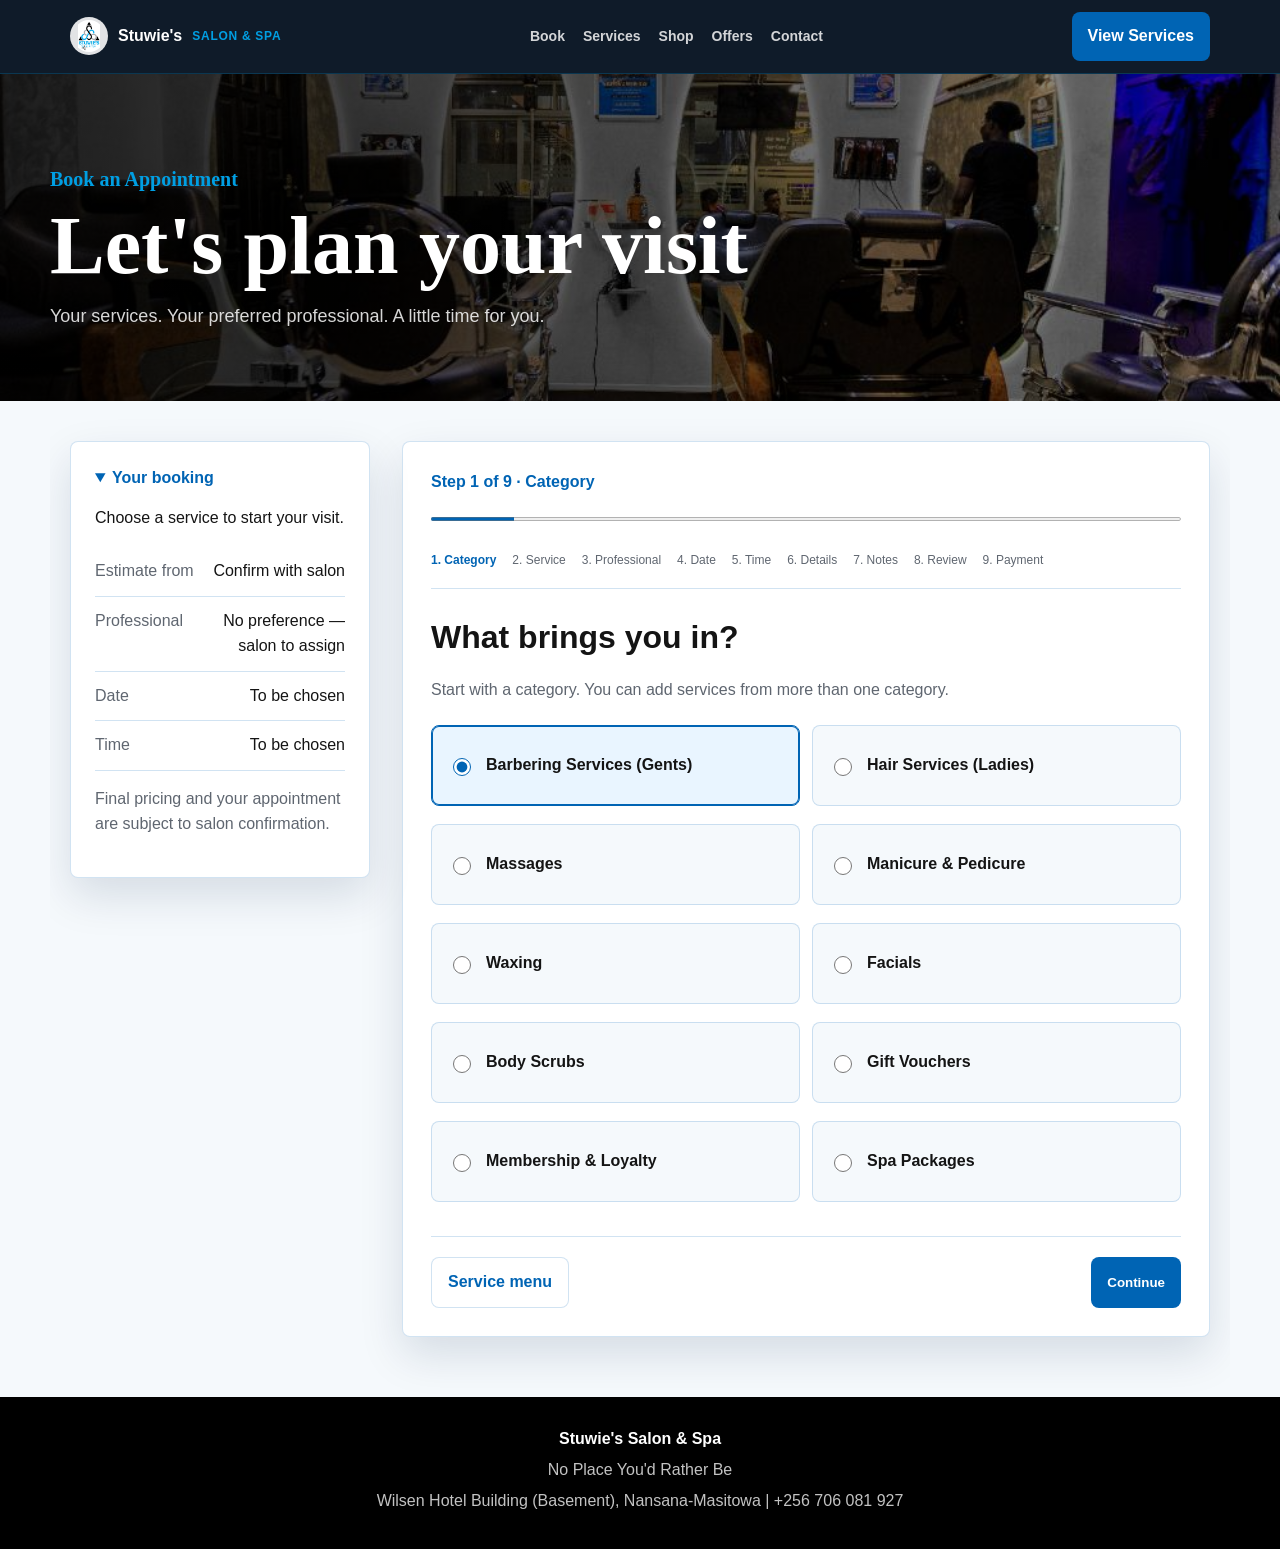
<file: bookings.html>
<!doctype html>
<html lang="en"><head><meta charset="utf-8"><meta name="viewport" content="width=device-width,initial-scale=1">
<title>Bookings | Stuwie's Salon &amp; Spa</title><meta name="description" content="Choose your services, preferred professional and appointment time at Stuwie's Salon & Spa.">
<link rel="icon" href="assets/Stuwie LogoClare_page-0001.jpg"><link rel="stylesheet" href="bookings-base.css"><link rel="stylesheet" href="bookings.css"></head><body>
<header class="site-header">
    <nav class="nav" aria-label="Primary navigation">
      <a class="brand-mark" href="index.html#top"><img src="assets/Stuwie LogoClare_page-0001.jpg" alt="" aria-hidden="true" />Stuwie's <span>Salon & Spa</span></a>
      <div class="nav-links">
        <a href="bookings.html" aria-current="page">Book</a>
        <a href="services.html">Services</a>
        <a href="shop.html">Shop</a>
        <a href="index.html#offers">Offers</a>
        <a href="index.html#contact">Contact</a>
      </div>
        <a class="btn btn-primary" href="services.html">View Services</a>
    </nav>
  </header>
<main id="booking-page"><section class="services-hero"><div class="hero-inner"><p class="eyebrow">Book an Appointment</p><h1>Let's plan your visit</h1><p>Your services. Your preferred professional. A little time for you.</p></div></section>
<section class="journey section-inner"><aside class="journey-summary"><details open><summary>Your booking <span id="summary-count"></span></summary><div id="booking-summary"></div></details></aside><div class="journey-content"><div class="journey-progress"><p id="step-label"></p><progress id="progress" max="9" value="1" aria-label="Booking progress"></progress><ol id="step-list"></ol></div><div id="step-body" tabindex="-1"></div><p class="journey-error" id="booking-error" role="alert"></p></div></section></main>
<noscript><p>Please enable JavaScript to book online, or call <a href="tel:+256706081927">+256 706 081 927</a>.</p></noscript>
<footer>
    <strong>Stuwie's Salon & Spa</strong>
    <p>No Place You'd Rather Be</p>
    <p>Wilsen Hotel Building (Basement), Nansana-Masitowa | +256 706 081 927</p>
  </footer>
<script src="config.js"></script><script src="booking-catalogue.js"></script><script src="team.js"></script><script src="bookings.js"></script></body></html>
</file>
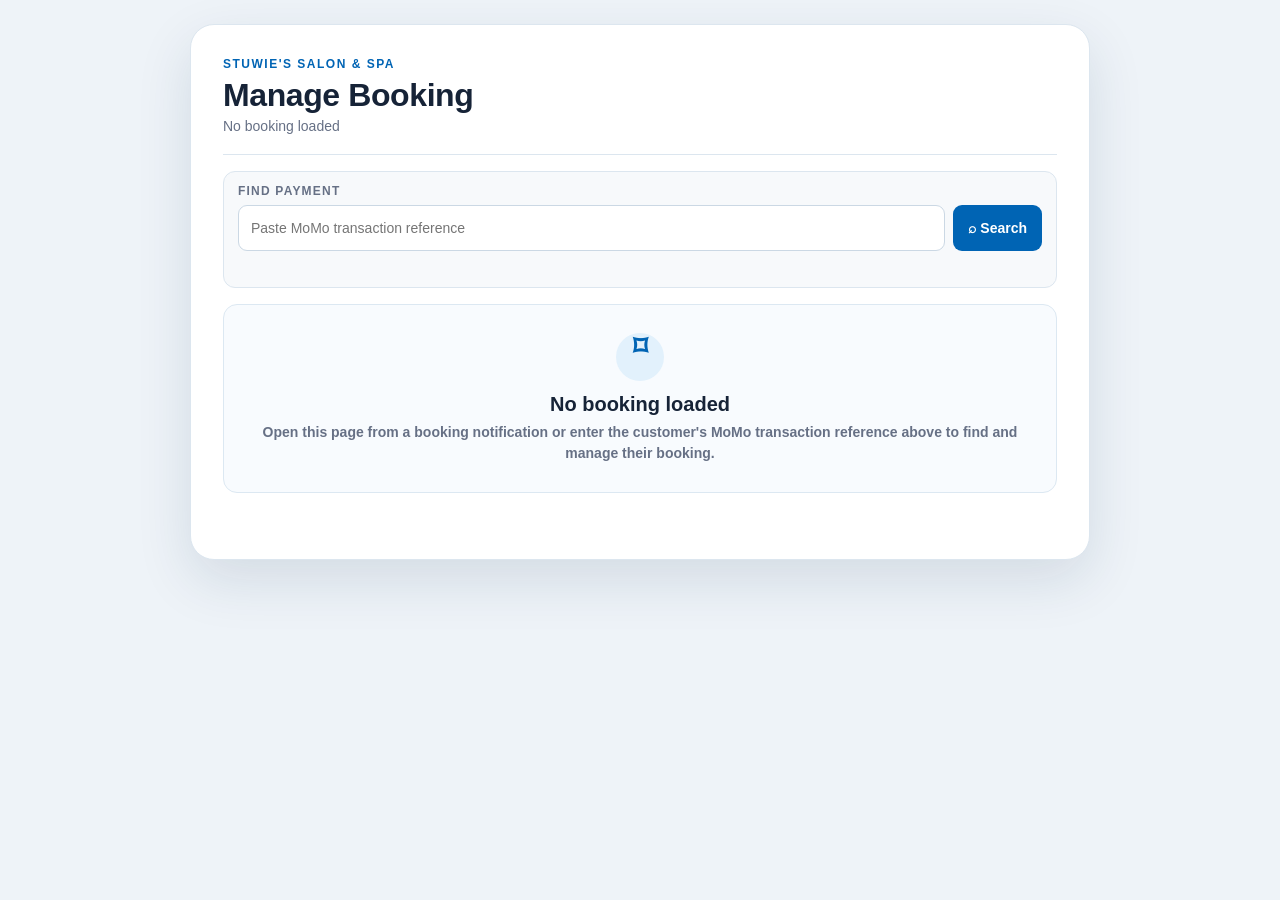
<file: confirm.html>
<!doctype html>
<html lang="en">
<head>
  <meta charset="UTF-8" />
  <meta name="viewport" content="width=device-width, initial-scale=1.0" />
  <title>Manage Booking | Stuwie's Salon & Spa</title>
  <style>
    :root {
      --blue: #0064b4;
      --whatsapp: #25d366;
      --green: #147d3f;
      --red: #b42318;
      --warm: #b87521;
      --ink: #111827;
      --muted: #667085;
      --line: #d7e6f2;
      --wash: #f5f9fc;
    }
    * { box-sizing: border-box; }
    body {
      min-height: 100vh;
      margin: 0;
      background: var(--wash);
      color: var(--ink);
      font-family: Arial, sans-serif;
    }
    main {
      width: min(420px, calc(100% - 32px));
      padding: 22px;
      background: #fff;
      border: 1px solid var(--line);
      border-radius: 8px;
      box-shadow: 0 18px 45px rgba(0, 46, 91, 0.12);
    }
    h1 {
      margin: 0 0 4px;
      font-size: 24px;
      letter-spacing: 0;
      text-align: center;
    }
    p {
      margin: 0 0 18px;
      color: var(--muted);
      text-align: center;
      font-size: 14px;
    }
    .actions {
      display: grid;
      gap: 10px;
    }
    .btn {
      display: flex;
      align-items: center;
      justify-content: flex-start;
      gap: 10px;
      min-height: 48px;
      padding: 12px 14px;
      border-radius: 6px;
      color: #fff;
      text-decoration: none;
      font-weight: 800;
      text-align: left;
      border: 0;
      cursor: pointer;
      font: inherit;
      width: 100%;
      transition: opacity 0.2s ease, transform 0.2s ease;
    }
    .btn:hover { transform: translateY(-1px); }
    .btn[disabled], .btn.loading { cursor: wait; opacity: 0.75; transform: none; }
    .icon {
      width: 22px;
      height: 22px;
      flex: 0 0 22px;
    }
    .btn-text { flex: 1; }
    .spinner {
      display: none;
      width: 18px;
      height: 18px;
      border: 2px solid rgba(255,255,255,0.45);
      border-top-color: #fff;
      border-radius: 50%;
      animation: spin 0.75s linear infinite;
    }
    .loading .spinner { display: block; }
    .black { background: #000; }
    .blue { background: var(--blue); }
    .whatsapp { background: var(--whatsapp); color: #05240f; }
    .whatsapp .spinner { border-color: rgba(5,36,15,0.25); border-top-color: #05240f; }
    .green { background: var(--green); }
    .red { background: var(--red); }
    .warm { background: var(--warm); }
    .status {
      min-height: 20px;
      margin-top: 14px;
      color: var(--muted);
      font-size: 13px;
      text-align: center;
      overflow-wrap: anywhere;
    }
.admin-header{padding:4px 0 14px;border-bottom:1px solid var(--line);margin-bottom:16px}.eyebrow{font-size:11px;letter-spacing:1.4px;color:var(--blue);font-weight:800}.summary{display:grid;grid-template-columns:1fr 1fr;gap:10px;margin-bottom:16px}.summary .payment-card{grid-column:1/-1}.summary-card{padding:12px;background:#f7f9fb;border:1px solid #e1e7ee;border-radius:8px}.summary-card h2{margin:0 0 7px;color:var(--blue);font-size:11px;letter-spacing:1px}.summary-row{display:flex;justify-content:space-between;gap:8px;padding:3px 0}.summary-label{color:var(--muted)}.summary-value{font-weight:800;text-align:right;overflow-wrap:anywhere}.badge{display:inline-block;padding:4px 8px;border-radius:999px;background:#e9f5ff;color:#00538f;font-size:12px}.badge.confirmed,.badge.paid-in-full{background:#dff5e5;color:#126334}.badge.cancelled,.badge.payment-failed{background:#fde4e4;color:#9e2118}.badge.deposit-paid{background:#e5f1ff;color:#075c9e}.badge.payment-initiated{background:#fff3df;color:#805016}.booking-status-line{display:flex;align-items:center;justify-content:space-between;margin:0 0 12px}.section-kicker{font-size:11px;letter-spacing:1px;color:var(--muted);font-weight:800}.action-heading{margin:18px 0 9px;color:var(--blue);font-size:11px;letter-spacing:1px}.action-group{display:grid;grid-template-columns:1fr 1fr;gap:10px}.action-group .primary-action{grid-column:1/-1;order:1}.action-group .black,.action-group .whatsapp{order:2}.action-group .warm{order:3}.action-group .red{order:4}.empty-icon{font-size:30px;color:var(--blue);line-height:1;margin-bottom:8px}.empty-state h2{margin:0 0 4px;font-size:18px;color:var(--ink)}.empty-state p{margin:0;color:var(--muted);font-size:13px}.empty-state{display:none;text-align:center;margin:0 0 14px;padding:13px 14px;border:1px dashed var(--line);border-radius:8px;background:#f7f9fb;color:#334155;font-weight:700}.no-booking .empty-state{display:block}.no-booking .summary,.no-booking .admin-note,.no-booking .action-heading,.no-booking .action-group,.no-booking .booking-status-line{display:none}.no-booking .loaded-content{display:block}.loaded-content{display:block}.no-booking .admin-note{display:none}.no-booking .action-heading{margin-top:4px}.no-booking .actions{opacity:.55}.admin-note{margin:14px 0;padding:10px 12px;border-left:3px solid var(--blue);background:#eef7ff;color:#334155;font-size:13px}@media(max-width:520px){body{display:block}main{width:calc(100% - 16px);margin:8px auto;padding:16px}.summary{gap:8px}.summary-card{padding:10px}.action-group{grid-template-columns:1fr;gap:8px}.action-group .primary-action{grid-column:auto;order:1}.btn{min-height:46px;font-size:13px}}
    /* Approved staff console layout */
    body{display:block;min-height:100vh;padding:24px 10px;background:#eef3f8;color:#162337}
    main{width:min(900px,100%);margin:0 auto;padding:32px;background:#fff;border:1px solid #dce6ef;border-radius:24px;box-shadow:0 20px 55px rgba(20,49,80,.12)}
    .staff-back{display:none;margin:0 0 12px;color:#0064b4;font-size:13px;font-weight:800;text-decoration:none}.from-staff .staff-back,.from-today .staff-back{display:inline-block}.admin-header{padding:0 0 20px;margin:0 0 16px;border-bottom:1px solid #dce6ef}
    .eyebrow{margin-bottom:7px;color:#0064b4;font-size:12px;letter-spacing:1.5px;font-weight:800}
    .admin-header h1{margin:0 0 5px;text-align:left;color:#162337;font-size:32px;line-height:1.1;letter-spacing:-.4px}
    .admin-header p{margin:0;text-align:left;color:#667085;font-size:14px}
    .booking-status-line{padding:0 0 16px;margin:0;min-height:30px}
    .section-kicker,.action-heading{color:#667085;font-size:12px;letter-spacing:1.2px;font-weight:800}
    .summary{display:grid;grid-template-columns:1fr;gap:14px;margin:0}
    .summary-card{min-width:0;padding:18px;background:#f8fbfe;border:1px solid #dce8f2;border-radius:14px;box-shadow:0 5px 15px rgba(30,70,105,.04)}
    .summary-card:nth-child(2){background:#faf9fd;border-color:#e5e0f0}
    .summary-card:nth-child(3){grid-column:1/-1;background:#f5fbf8;border-color:#d9ebe2}
    .summary-card h2{display:flex;align-items:center;gap:8px;margin:0 0 13px;color:#0064b4;font-size:13px;letter-spacing:1px;font-weight:800}
    .card-icon{display:inline-grid;place-items:center;width:26px;height:26px;border-radius:50%;background:#e2f1fc;color:#0064b4;font-size:16px;line-height:1}
    .summary-card:nth-child(2) .card-icon{background:#eeeafa;color:#66539b}.summary-card:nth-child(3) .card-icon{background:#e0f3e8;color:#147d3f}
    .summary-row{display:grid;grid-template-columns:minmax(96px,125px) minmax(0,1fr);gap:12px;padding:8px 0;border-bottom:1px solid rgba(210,222,232,.65)}
    .summary-row:last-child{border-bottom:0}.summary-label{color:#667085;font-size:14px}.summary-value{min-width:0;color:#162337;text-align:left;font-size:15px;font-weight:650;word-break:normal;overflow-wrap:anywhere;white-space:normal}
    .payment-grid{display:grid;grid-template-columns:1fr 1fr;column-gap:28px}.payment-grid .summary-row{min-width:0}
    .badge{display:inline-flex;align-items:center;justify-content:center;max-width:100%;min-height:27px;padding:4px 10px;border-radius:999px;background:#e9f5ff;color:#00538f;font-size:12px;font-weight:800;white-space:normal;text-align:center}
    .badge.new,.badge.pending,.badge.awaiting-payment{background:#fff3df;color:#805016}.badge.confirmed,.badge.paid-in-full{background:#dff5e5;color:#126334}.badge.cancelled,.badge.payment-failed{background:#fde4e4;color:#9e2118}.badge.deposit-paid{background:#e5f1ff;color:#075c9e}.badge.payment-initiated{background:#fff3df;color:#805016}.badge.reschedule{background:#fff3df;color:#805016}
    .empty-state{display:none;text-align:center;margin:8px 0 0;padding:28px 18px;background:#f8fbfe;border:1px solid #dce8f2;border-radius:14px}.empty-icon{display:block;width:48px;height:48px;margin:0 auto 12px;border-radius:50%;background:#e2f1fc;color:#0064b4;font-size:28px}.empty-state h2{margin:0 0 6px;color:#162337;font-size:20px}.empty-state p{margin:0;color:#667085;font-size:14px;line-height:1.5}.no-booking .summary,.no-booking .admin-note,.no-booking .action-heading,.no-booking .action-group,.no-booking .booking-status-line{display:none}.no-booking .empty-state{display:block}
    .admin-note{display:flex;align-items:flex-start;gap:9px;margin:16px 0 0;padding:12px 14px;border:1px solid #cfe3f1;border-left:4px solid #0064b4;border-radius:10px;background:#eef7ff;color:#334155;font-size:13px;line-height:1.4}
    .action-heading{margin:22px 0 10px;color:#0064b4}.action-group{display:grid;grid-template-columns:1fr 1fr;gap:10px}.action-group .primary-action{grid-column:1/-1;order:2}.action-group .black,.action-group .whatsapp{order:1}.action-group .warm{order:3}.action-group .red{order:4}
    .btn{width:100%;min-height:48px;padding:11px 14px;border:1px solid transparent;border-radius:11px;justify-content:center;text-align:center;box-shadow:none;font-size:14px;transition:filter .2s,transform .2s}.btn:hover{filter:brightness(.97);transform:translateY(-1px)}.btn:focus-visible{outline:3px solid #8bc7ef;outline-offset:2px}.black{background:#202b38}.blue{background:#0064b4}.whatsapp{background:#dff7e7;color:#126334}.warm{background:#fff2d9;color:#805016;border-color:#f0d39c}.red{background:#fde8e7;color:#9e2118;border-color:#f3c6c3}.btn-text{flex:0 1 auto}.spinner{margin-left:4px}
    @media (min-width:700px){.summary{grid-template-columns:1fr 1fr}.summary-card:nth-child(3){grid-column:1/-1}.payment-grid{grid-template-columns:1fr 1fr}}
    @media (max-width:599px){body{padding:10px 8px}main{width:calc(100% - 4px);padding:18px;border-radius:18px}.admin-header h1{font-size:29px}.payment-grid{grid-template-columns:1fr}.summary-row{grid-template-columns:minmax(88px,105px) minmax(0,1fr);gap:10px}.summary-value{font-size:14px}.action-group{grid-template-columns:1fr}.action-group .primary-action{grid-column:auto;order:2}.action-group .black,.action-group .whatsapp{order:1}.action-group .warm{order:3}.action-group .red{order:4}}
    @media (min-width:380px) and (max-width:599px){.action-group .black,.action-group .whatsapp{grid-column:span 1}.action-group{grid-template-columns:1fr 1fr}.action-group .primary-action{grid-column:1/-1}}
  .payment-lookup{margin:0 0 16px;padding:12px 14px;background:#f7f9fb;border:1px solid #dce6ef;border-radius:12px}.lookup-row{display:flex;gap:8px;margin-top:7px}.lookup-row input,.verify-row input{min-width:0;flex:1;height:46px;padding:0 12px;border:1px solid #cbd8e4;border-radius:9px;background:#fff;color:var(--ink);font:14px Arial,sans-serif}.lookup-row input:focus,.verify-row input:focus{outline:3px solid #cfeaff;border-color:var(--blue)}.lookup-button{min-height:46px;padding:0 15px;border:0;border-radius:9px;background:var(--blue);color:#fff;font:700 14px Arial,sans-serif;cursor:pointer;white-space:nowrap}.lookup-button:disabled{opacity:.6;cursor:wait}.lookup-status{min-height:18px;margin-top:6px;color:var(--muted);font-size:12px}.search-result{margin:0 0 16px;padding:15px;background:#eef7ff;border:1px solid #cfe3f1;border-radius:12px}.result-kicker{margin-bottom:5px;color:var(--blue);font-size:11px;font-weight:800;letter-spacing:1px}.search-result strong,.search-result span{display:block}.search-result strong{font-size:17px}.search-result>span{margin-top:2px;color:var(--muted)}.result-payment{display:grid;grid-template-columns:repeat(4,1fr);gap:8px;margin-top:12px}.result-payment span{padding:8px;background:#fff;border-radius:8px;color:var(--ink);font-size:12px;font-weight:700}.verify-row{display:grid;grid-template-columns:auto minmax(100px,150px) auto;align-items:center;gap:8px;margin-top:12px;padding-top:12px;border-top:1px solid #cfe3f1}.verify-row label{font-size:13px;font-weight:700}.verify-row input{height:42px}.verify-row .lookup-button{min-height:42px}@media (max-width:599px){.result-payment{grid-template-columns:1fr 1fr}.verify-row{grid-template-columns:1fr 1fr}.verify-row label{grid-column:1/-1}}
  </style>
</head>
<body>
  <main><a class="staff-back" id="staffBack" href="staff.html">← Back to Dashboard</a><header class="admin-header"><div class="eyebrow">STUWIE&#39;S SALON &amp; SPA</div><h1>Manage Booking</h1><p id="bookingLabel">Choose an action</p></header><section class="payment-lookup" aria-label="Find payment"><div class="section-kicker">FIND PAYMENT</div><div class="lookup-row"><input id="paymentSearchInput" type="text" maxlength="120" placeholder="Paste MoMo transaction reference" autocomplete="off"><button id="paymentSearchButton" type="button" class="lookup-button" aria-label="Search payment">⌕ <span>Search</span></button></div><div id="paymentSearchStatus" class="lookup-status" role="status" aria-live="polite"></div></section><section class="search-result" id="paymentSearchResult" hidden><div class="result-kicker">MATCH FOUND</div><strong id="searchCustomer">—</strong><span id="searchAppointment">—</span><div class="result-payment"><span id="searchProvider">—</span><span id="searchType">—</span><span id="searchExpected">—</span><span id="searchReference">—</span><span id="searchVerification">—</span></div><div class="verify-row" id="verifyPaymentRow" hidden><label for="verifyAmount">Transaction Amount</label><input id="verifyAmount" inputmode="numeric" type="text"><button id="verifyPaymentButton" type="button" class="lookup-button">✓ Verify Payment</button></div></section><div class="booking-status-line"><span class="section-kicker">BOOKING STATUS</span><span class="badge" id="bookingStatus">New</span></div><section class="empty-state" id="emptyState" aria-live="polite"><div class="empty-icon" aria-hidden="true">⌑</div><h2>No booking loaded</h2><p>Open this page from a booking notification or enter the customer's MoMo transaction reference above to find and manage their booking.</p></section><section class="summary" aria-label="Booking summary"><div class="summary-card"><h2>CUSTOMER</h2><div class="summary-row"><span class="summary-label">Name</span><span class="summary-value" id="customerName">Not provided</span></div><div class="summary-row"><span class="summary-label">Phone</span><span class="summary-value" id="customerPhone">Not provided</span></div><div class="summary-row"><span class="summary-label">Email</span><span class="summary-value" id="customerEmail">Not provided</span></div></div><div class="summary-card"><h2>APPOINTMENT</h2><div class="summary-row"><span class="summary-label">Service</span><span class="summary-value" id="serviceSummary">Not provided</span></div><div class="summary-row"><span class="summary-label">Date</span><span class="summary-value" id="dateSummary">Not provided</span></div><div class="summary-row"><span class="summary-label">Time</span><span class="summary-value" id="timeSummary">Not provided</span></div><div class="summary-row"><span class="summary-label">Professional</span><span class="summary-value" id="professionalSummary">No preference</span></div><div class="summary-row"><span class="summary-label">Notes</span><span class="summary-value" id="notesSummary">None</span></div><div class="summary-row"><span class="summary-label">Location</span><span class="summary-value" id="locationSummary">Not provided</span></div></div><div class="summary-card"><h2>PAYMENT</h2><div class="summary-row"><span class="summary-label">Provider</span><span class="summary-value" id="paymentProvider">Not available</span></div><div class="summary-row"><span class="summary-label">Type</span><span class="summary-value" id="paymentType">Not available</span></div><div class="summary-row"><span class="summary-label">Expected</span><span class="summary-value" id="expectedAmount">Not available</span></div><div class="summary-row"><span class="summary-label">Paid</span><span class="summary-value" id="amountPaid">UGX 0</span></div><div class="summary-row"><span class="summary-label">Balance</span><span class="summary-value" id="balanceAmount">Not available</span></div><div class="summary-row"><span class="summary-label">Status</span><span class="summary-value"><span class="badge" id="paymentStatus">Awaiting Payment</span></span></div></div></section><div class="admin-note">Payment information is view-only here. Verify payment in the Payments sheet.</div>
    <h2 class="action-heading">APPOINTMENT ACTIONS</h2><section class="actions action-group" aria-label="Booking actions">
      <a class="btn black" id="callCustomer" href="#"><svg class="icon" viewBox="0 0 24 24" fill="none" stroke="currentColor" stroke-width="2.2" stroke-linecap="round" stroke-linejoin="round" aria-hidden="true"><path d="M22 16.9v3a2 2 0 0 1-2.2 2A19.8 19.8 0 0 1 3.1 5.2 2 2 0 0 1 5.1 3h3a2 2 0 0 1 2 1.7l.5 2.8a2 2 0 0 1-.6 1.8l-1.3 1.3a16 16 0 0 0 4.7 4.7l1.3-1.3a2 2 0 0 1 1.8-.6l2.8.5a2 2 0 0 1 1.7 2Z"></path></svg><span class="btn-text">Call Customer</span></a>
      <a class="btn whatsapp" id="replyConfirm" href="#" target="_blank" rel="noreferrer"><svg class="icon" viewBox="0 0 24 24" fill="none" stroke="currentColor" stroke-width="2.2" stroke-linecap="round" stroke-linejoin="round" aria-hidden="true"><path d="M20 11.5a8 8 0 0 1-11.8 7l-3.7 1 1-3.6A8 8 0 1 1 20 11.5Z"></path><path d="M9 8.8c.2 3 2.3 5.1 5.2 5.8l1.5-1.2"></path></svg><span class="btn-text">Reply on WhatsApp</span></a>
      <div id="primaryBookingAction" class="primary-action-container" aria-live="polite"></div>
      <button class="btn red backend-action" id="cancelBooking" type="button" data-status="Cancelled"><svg class="icon" viewBox="0 0 24 24" fill="none" stroke="currentColor" stroke-width="2.2" stroke-linecap="round" stroke-linejoin="round" aria-hidden="true"><path d="M18 6 6 18"></path><path d="m6 6 12 12"></path></svg><span class="btn-text">Cancel Booking</span><span class="spinner" aria-hidden="true"></span></button>
      <button class="btn warm backend-action" id="rescheduleBooking" type="button" data-status="Reschedule"><svg class="icon" viewBox="0 0 24 24" fill="none" stroke="currentColor" stroke-width="2.2" stroke-linecap="round" stroke-linejoin="round" aria-hidden="true"><path d="M21 12a9 9 0 1 1-2.6-6.4"></path><path d="M21 3v6h-6"></path><path d="M12 7v5l3 2"></path></svg><span class="btn-text">Reschedule</span><span class="spinner" aria-hidden="true"></span></button>
    </section>
    <div class="status" id="pageStatus"></div>
  </main>

  <script src="config.js"></script>
  <script>
    const DEFAULT_WEB_APP_URL = window.STUWIES_CONFIG?.webAppUrl || "https://script.google.com/macros/s/AKfycbxWzNJaHxmiTWEeFEmUt9OrhnyF-q30RZcZoKLGq_6B2RsPIo_Z36D9LdPVwhy0A4TO/exec";
    const params = new URLSearchParams(window.location.search);
    function value(key, fallback = "") {
      const text = params.get(key);
      return text && text.trim() ? text.trim() : fallback;
    }
    function digitsOnlyPhone(phone) {
      let digits = String(phone || "").replace(/\D/g, "");
      if (digits.startsWith("0")) digits = `256${digits.slice(1)}`;
      return digits;
    }
    let activeBookingId = value("id");
    function actionUrl(status) {
      const app = value("app", DEFAULT_WEB_APP_URL);
      const id = activeBookingId || value("id");
      return `${app}?action=booking_action&id=${encodeURIComponent(id)}&status=${encodeURIComponent(status)}`;
    }
    function actionJsonpUrl(status, callback) {
      return `${actionUrl(status)}&callback=${encodeURIComponent(callback)}`;
    }
    function serviceSummary() {
      const items = value("items");
      const service = value("service", "your service");
      if (!items) return service;
      const lines = items.split(/\r?\n/).filter(Boolean);
      return lines.length > 1 ? `${lines.length} selected services` : lines[0].replace(/^\d+\.\s*/, "").split(" - ")[0];
    }
    function whatsappConfirmUrl() {
      const digits = digitsOnlyPhone(value("phone"));
      const message = `Hi ${value("name")}, thank you for booking with Stuwie's Salon & Spa. To confirm your ${serviceSummary()} appointment on ${value("date")} at ${value("time")}, please await salon confirmation of your selected deposit or full payment and appointment. Payment initiation alone does not verify payment.`;
      return digits ? `https://wa.me/${digits}?text=${encodeURIComponent(message)}` : "#";
    }
    function setBusy(button, busy) {
      button.disabled = busy;
      button.classList.toggle("loading", busy);
      button.setAttribute("aria-busy", String(busy));
    }
    function normalizedBookingStatus(status) { return String(status || "New").trim().toLowerCase(); }
    function renderPrimaryAction(status) { const current = normalizedBookingStatus(status); const container = document.getElementById("primaryBookingAction"); container.innerHTML = ""; let button = null; if (["new", "pending", "booked"].includes(current)) { container.innerHTML = "<button class=\"btn blue primary-action backend-action\" id=\"confirmBooking\" type=\"button\" data-status=\"Confirmed\"><span class=\"btn-text\">Confirm Booking</span><span class=\"spinner\" aria-hidden=\"true\"></span></button>"; } else if (current === "confirmed") { container.innerHTML = "<button class=\"btn blue primary-action backend-action\" id=\"completeBooking\" type=\"button\" data-status=\"Completed\"><span class=\"btn-text\">Mark as Completed</span><span class=\"spinner\" aria-hidden=\"true\"></span></button>"; } else if (current === "cancelled") { container.innerHTML = "<button class=\"btn warm primary-action backend-action\" id=\"reschedulePrimary\" type=\"button\" data-status=\"Reschedule\"><span class=\"btn-text\">Reschedule</span><span class=\"spinner\" aria-hidden=\"true\"></span></button>"; } else if (current === "reschedule") { container.innerHTML = "<button class=\"btn warm primary-action backend-action\" id=\"continueRescheduling\" type=\"button\" data-status=\"Reschedule\"><span class=\"btn-text\">Continue Rescheduling</span><span class=\"spinner\" aria-hidden=\"true\"></span></button>"; } button = container.firstElementChild; if (button) button.addEventListener("click", () => runBackendAction(button, button.dataset.status)); }
    function syncActionState(status) { const current = normalizedBookingStatus(status); renderPrimaryAction(current); document.getElementById("rescheduleBooking").hidden = !["confirmed"].includes(current); document.getElementById("cancelBooking").hidden = !["new", "pending", "booked", "confirmed"].includes(current); const pageStatus = document.getElementById("pageStatus"); if (current === "completed") pageStatus.textContent = "✓ Appointment completed"; else if (current === "cancelled") pageStatus.textContent = "This appointment is no longer active."; else if (current === "reschedule") pageStatus.textContent = "Needs rescheduling."; }
    function invalidateStaffCaches(){try{localStorage.removeItem("stuwies_staff_dashboard_cache_v1");Object.keys(localStorage).filter(function(key){return key.indexOf("stuwies_schedule_")===0}).forEach(function(key){localStorage.removeItem(key)})}catch(e){console.warn("Staff cache invalidation failed",e)}}
    function runBackendAction(button, status) {
      const bookingId = activeBookingId;
      if (!bookingId) { document.getElementById("pageStatus").textContent = "Missing booking ID. Open this page from the booking email."; return; }
      setBusy(button, true);
      document.getElementById("pageStatus").textContent = "Updating booking to " + status + "...";
      const callback = "__stuwiesBookingAction" + Date.now() + Math.floor(Math.random() * 1000);
      const script = document.createElement("script");
      window[callback] = (payload) => {
        setBusy(button, false); delete window[callback]; script.remove();
        if (payload && payload.ok) {
          const nextStatus = payload.status || status;
          invalidateStaffCaches();
          document.getElementById("bookingStatus").textContent = nextStatus;
          document.getElementById("bookingStatus").className = "badge " + String(nextStatus).toLowerCase().replace(/[^a-z0-9]+/g, "-");
          syncActionState(nextStatus);
          document.getElementById("pageStatus").textContent = status === "Confirmed" ? "Booking confirmed." : status === "Completed" ? "Appointment marked as completed." : status === "Cancelled" ? "Booking cancelled." : status === "Reschedule" ? "Booking marked for rescheduling." : "Booking updated to " + nextStatus + ".";
        } else {
          document.getElementById("pageStatus").textContent = "Update failed: " + ((payload && payload.error) || "Please try again.");
        }
      };
      script.onerror = () => { setBusy(button, false); delete window[callback]; script.remove(); document.getElementById("pageStatus").textContent = "Update failed. Check your connection and try again."; };
      script.src = actionJsonpUrl(status, callback);
      document.body.appendChild(script);
    }

    const bookingId = value("id");
    const hasBooking = Boolean(bookingId); const source = value("source"); document.body.classList.toggle("from-staff", source === "staff"); document.body.classList.toggle("from-today", source === "today"); if (source === "today") { const returnDate = value("return_date"); document.getElementById("staffBack").textContent = "← Back to Appointments"; document.getElementById("staffBack").href = "today.html" + (returnDate ? "?date=" + encodeURIComponent(returnDate) : ""); }
    const initialBookingStatus = value("booking_status", "New"); document.body.classList.toggle("no-booking", !hasBooking); document.getElementById("bookingStatus").textContent = initialBookingStatus; syncActionState(initialBookingStatus); document.getElementById("bookingStatus").className = "badge " + value("booking_status", "New").toLowerCase().replace(/[^a-z0-9]+/g, "-");
    document.getElementById("bookingLabel").textContent = bookingId ? "Booking " + bookingId : hasBooking ? "Booking details" : "No booking loaded";
    if (!hasBooking) { document.querySelectorAll("#primaryBookingAction button, #rescheduleBooking, #cancelBooking").forEach((button) => { button.disabled = true; }); ["callCustomer", "replyConfirm"].forEach((id) => { const link = document.getElementById(id); link.setAttribute("aria-disabled", "true"); link.tabIndex = -1; link.style.pointerEvents = "none"; }); }
    function cleanAppointmentNotes(text) { const marker=/(?:Payment choice:|Payment Type:|Payment:|browser initiation:|NOT verified|awaiting manual verification|Amount to pay|Amount UGX|balance after verification|balance UGX|payment phone|reference\s*:)/i; return String(text || "").split(/\r?\n/).map(function(line) { const match=line.search(marker); return match >= 0 ? line.slice(0, match).trim() : line.trim(); }).filter(Boolean).join("\n") || "None"; } function setSummary(id, key, fallback) { document.getElementById(id).textContent = value(key, fallback); } function formatDateValue(raw) { const d = new Date(raw + "T00:00:00"); return Number.isNaN(d.getTime()) ? raw : d.toLocaleDateString("en-GB", {weekday:"short", day:"2-digit", month:"short", year:"numeric"}); } function formatTimeValue(raw) { const m = String(raw || "").match(/^(\d{1,2}):(\d{2})/); if (!m) return raw; const d = new Date(2000, 0, 1, Number(m[1]), Number(m[2])); return d.toLocaleTimeString("en-US", {hour:"numeric", minute:"2-digit"}); }
    function moneyValue(key, fallback) { const raw = value(key, fallback); if (!raw) return "Not available"; const n = Number(String(raw).replace(/[^0-9.-]/g, "")); return Number.isFinite(n) ? "UGX " + n.toLocaleString("en-US") : "Not available"; }
    setSummary("customerName", "name", "Not provided"); setSummary("customerPhone", "phone", "Not provided"); setSummary("customerEmail", "email", "Not provided"); setSummary("serviceSummary", "service", "Not provided"); document.getElementById("dateSummary").textContent = value("date") ? formatDateValue(value("date")) : "Not provided"; document.getElementById("timeSummary").textContent = value("time") ? formatTimeValue(value("time")) : "Not provided"; setSummary("locationSummary", "location", "Not provided"); setSummary("professionalSummary", "professional", value("professional_name", "No preference")); setSummary("notesSummary", "notes", "None"); document.getElementById("notesSummary").textContent = cleanAppointmentNotes(value("notes", "None")); setSummary("paymentProvider", "payment_provider", "Not available"); setSummary("paymentType", "payment_type", "Not available"); document.getElementById("expectedAmount").textContent = moneyValue("expected_amount", ""); document.getElementById("amountPaid").textContent = moneyValue("amount_paid", "0"); document.getElementById("balanceAmount").textContent = moneyValue("balance", ""); const paymentStatus = value("payment_status", "Awaiting Payment"); document.getElementById("paymentStatus").textContent = paymentStatus; document.getElementById("paymentStatus").className = "badge " + paymentStatus.toLowerCase().replace(/[^a-z0-9]+/g, "-");
    function renderStaffBooking(payload) { const b=payload.booking||{}, p=payload.payment||{}; activeBookingId=b.bookingId||activeBookingId; document.body.classList.remove("no-booking"); document.getElementById("bookingLabel").textContent="Booking "+activeBookingId; document.getElementById("bookingStatus").textContent=b.bookingStatus||"New"; document.getElementById("bookingStatus").className="badge "+String(b.bookingStatus||"New").toLowerCase().replace(/[^a-z0-9]+/g,"-"); syncActionState(b.bookingStatus||"New"); setSummary("customerName","_",b.customerName||"Not provided"); setSummary("customerPhone","_",b.phone||"Not provided"); setSummary("customerEmail","_",b.email||"Not provided"); setSummary("serviceSummary","_",b.service||b.selectedItems||"Not provided"); document.getElementById("dateSummary").textContent=b.preferredDate?formatDateValue(b.preferredDate):"Not provided"; document.getElementById("timeSummary").textContent=b.preferredTime?formatTimeValue(b.preferredTime):"Not provided"; setSummary("locationSummary","_",b.location||"Not provided"); setSummary("professionalSummary","_",b.professional||"No preference"); document.getElementById("notesSummary").textContent=cleanAppointmentNotes(b.notes||"None"); setSummary("paymentProvider","_",p.provider||"Not available"); setSummary("paymentType","_",p.paymentType||"Not available"); document.getElementById("expectedAmount").textContent=moneyValueDirect(p.expectedAmount); document.getElementById("amountPaid").textContent=moneyValueDirect(b.amountPaid); document.getElementById("balanceAmount").textContent=moneyValueDirect(b.balance); const ps=b.paymentStatus||p.verificationStatus||"Awaiting Payment"; document.getElementById("paymentStatus").textContent=ps; document.getElementById("paymentStatus").className="badge "+ps.toLowerCase().replace(/[^a-z0-9]+/g,"-"); document.getElementById("callCustomer").href=digitsOnlyPhone(b.phone)?"tel:+"+digitsOnlyPhone(b.phone):"#"; document.getElementById("replyConfirm").href=digitsOnlyPhone(b.phone)?"https://wa.me/"+digitsOnlyPhone(b.phone)+"?text="+encodeURIComponent("Hi "+(b.customerName||"")+", your "+(b.service||"appointment")+" at Stuwie's Salon & Spa is being reviewed. Please await salon confirmation."):"#"; document.getElementById("searchCustomer").textContent=b.customerName||"Not provided"; document.getElementById("searchAppointment").textContent=(b.service||b.selectedItems||"Appointment")+" · "+(b.preferredDate?formatDateValue(b.preferredDate):"Date pending")+" · "+(b.preferredTime?formatTimeValue(b.preferredTime):"Time pending"); document.getElementById("searchProvider").textContent=p.provider||"Provider unavailable"; document.getElementById("searchType").textContent=p.paymentType||"Payment type unavailable"; document.getElementById("searchExpected").textContent="Expected "+moneyValueDirect(p.expectedAmount); document.getElementById("searchReference").textContent="Reference "+(p.transactionReference||"Not provided"); document.getElementById("searchVerification").textContent="Verification "+(p.verificationStatus||"Pending"); document.getElementById("paymentSearchResult").hidden=false; const canVerify=!/verified/i.test(p.verificationStatus||""); document.getElementById("verifyPaymentRow").hidden=!canVerify; document.getElementById("verifyAmount").value=p.expectedAmount==null?"":p.expectedAmount; } function moneyValueDirect(v) { return v==null||v===""?"Not available":"UGX "+Number(v).toLocaleString("en-US"); } function jsonpStaff(url, done) { const callback="__stuwiesStaff"+Date.now()+Math.floor(Math.random()*1000),script=document.createElement("script"); window[callback]=payload=>{delete window[callback];script.remove();done(payload||{});}; script.onerror=()=>{delete window[callback];script.remove();done({ok:false,error:"Request failed. Check your connection and try again."});}; script.src=url+"&callback="+encodeURIComponent(callback); document.body.appendChild(script); } function searchPayment() { const reference=document.getElementById("paymentSearchInput").value.trim(); if(!reference){document.getElementById("paymentSearchStatus").textContent="Paste a transaction reference to search.";return;} const button=document.getElementById("paymentSearchButton"); button.disabled=true; document.getElementById("paymentSearchStatus").textContent="Searching payments..."; const app=value("app",DEFAULT_WEB_APP_URL); jsonpStaff(app+"?action=find_payment&reference="+encodeURIComponent(reference),payload=>{button.disabled=false;document.getElementById("paymentSearchStatus").textContent=payload.ok?"Match loaded.":payload.error||"No payment found.";if(payload.ok)renderStaffBooking(payload);}); } function verifyStaffPayment() { const reference=document.getElementById("paymentSearchInput").value.trim(),amount=document.getElementById("verifyAmount").value.trim(),button=document.getElementById("verifyPaymentButton"); button.disabled=true; document.getElementById("paymentSearchStatus").textContent="Verifying payment..."; const app=value("app",DEFAULT_WEB_APP_URL); jsonpStaff(app+"?action=verify_payment&reference="+encodeURIComponent(reference)+"&amount="+encodeURIComponent(amount),payload=>{button.disabled=false;if(payload.ok)invalidateStaffCaches();document.getElementById("paymentSearchStatus").textContent=payload.ok?"Payment verified. You can now confirm the booking.":payload.error||"Payment verification was blocked.";if(payload.payment&&payload.booking)renderStaffBooking(payload);}); } document.getElementById("paymentSearchButton").addEventListener("click",searchPayment); document.getElementById("paymentSearchInput").addEventListener("keydown",event=>{if(event.key==="Enter"){event.preventDefault();searchPayment();}}); document.getElementById("verifyPaymentButton").addEventListener("click",verifyStaffPayment);
    const callDigits = digitsOnlyPhone(value("phone"));
    document.getElementById("callCustomer").href = callDigits ? `tel:+${callDigits}` : "#";
    document.getElementById("replyConfirm").href = whatsappConfirmUrl();
    document.querySelectorAll("#rescheduleBooking, #cancelBooking").forEach((button) => {
      button.addEventListener("click", () => { if (button.dataset.status === "Cancelled" && !window.confirm("Cancel this booking?")) return; runBackendAction(button, button.dataset.status); });
    });
  </script>
</body>
</html>
</file>
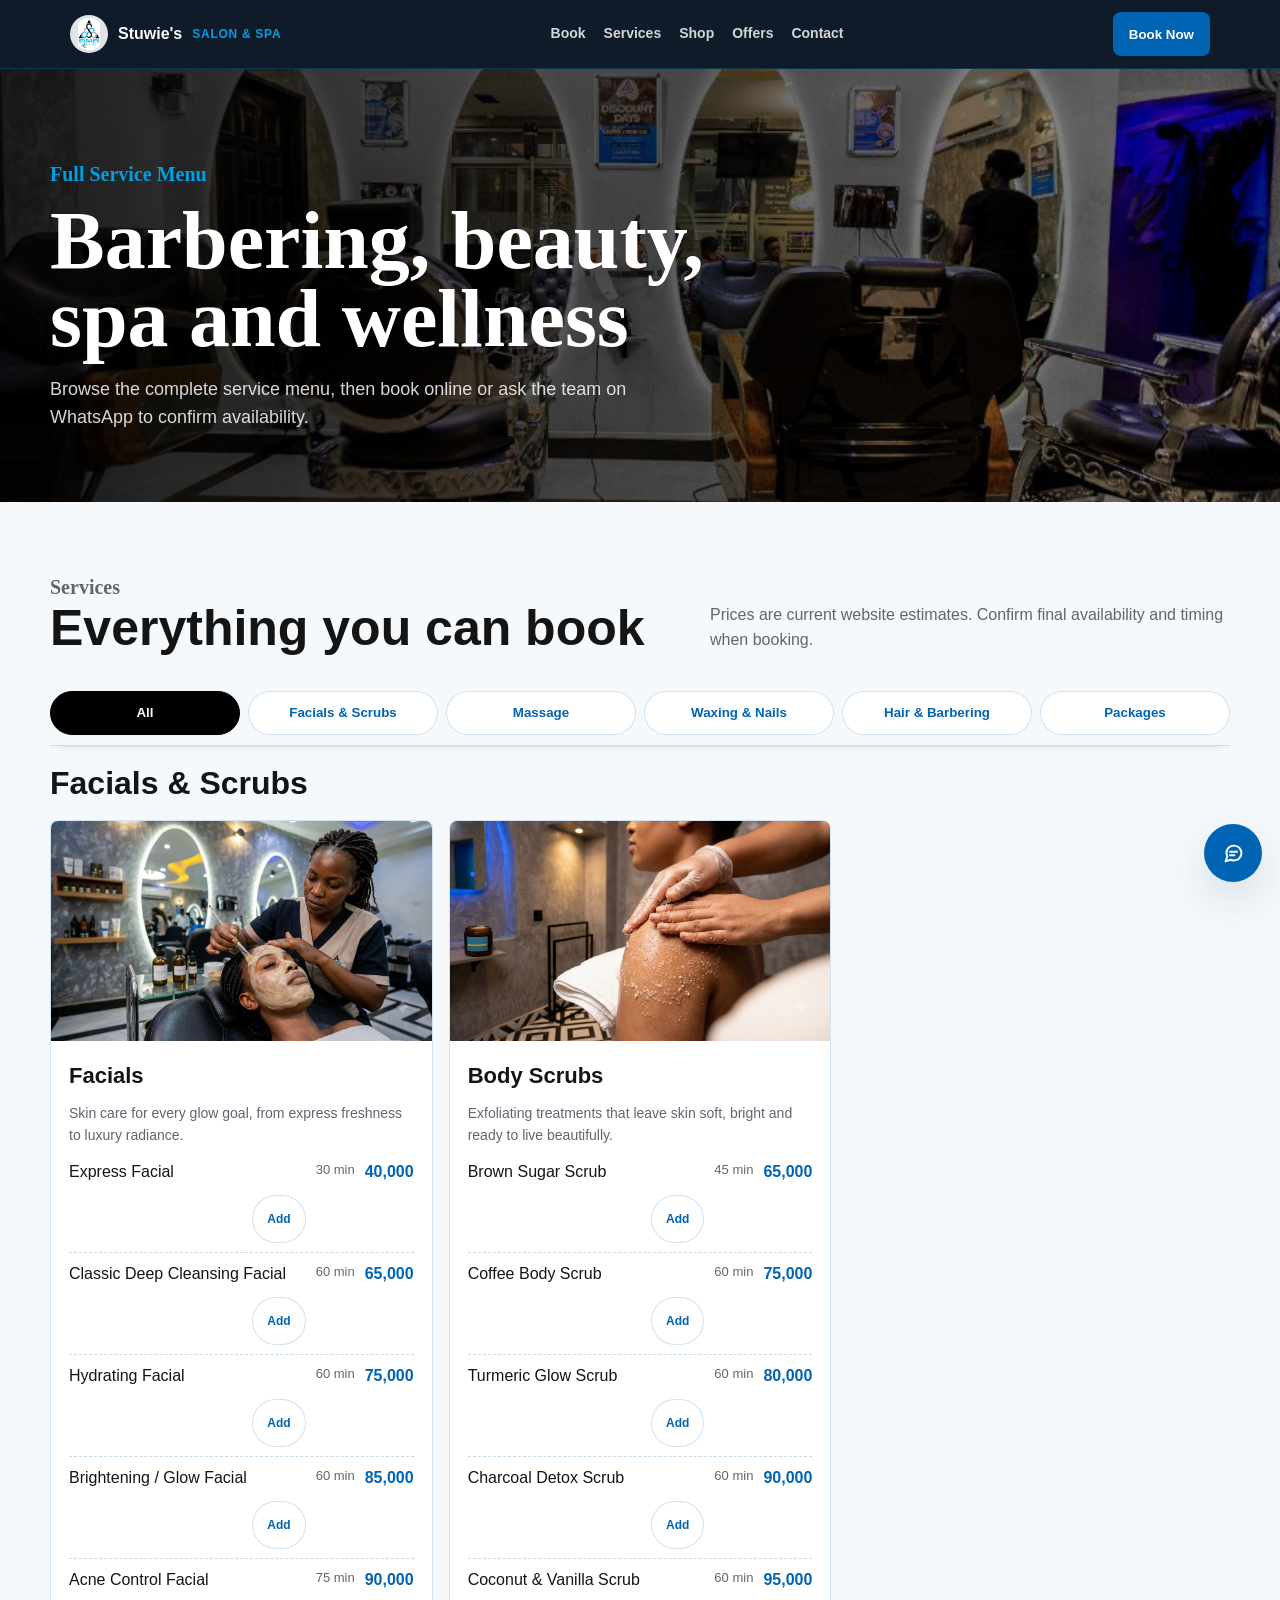
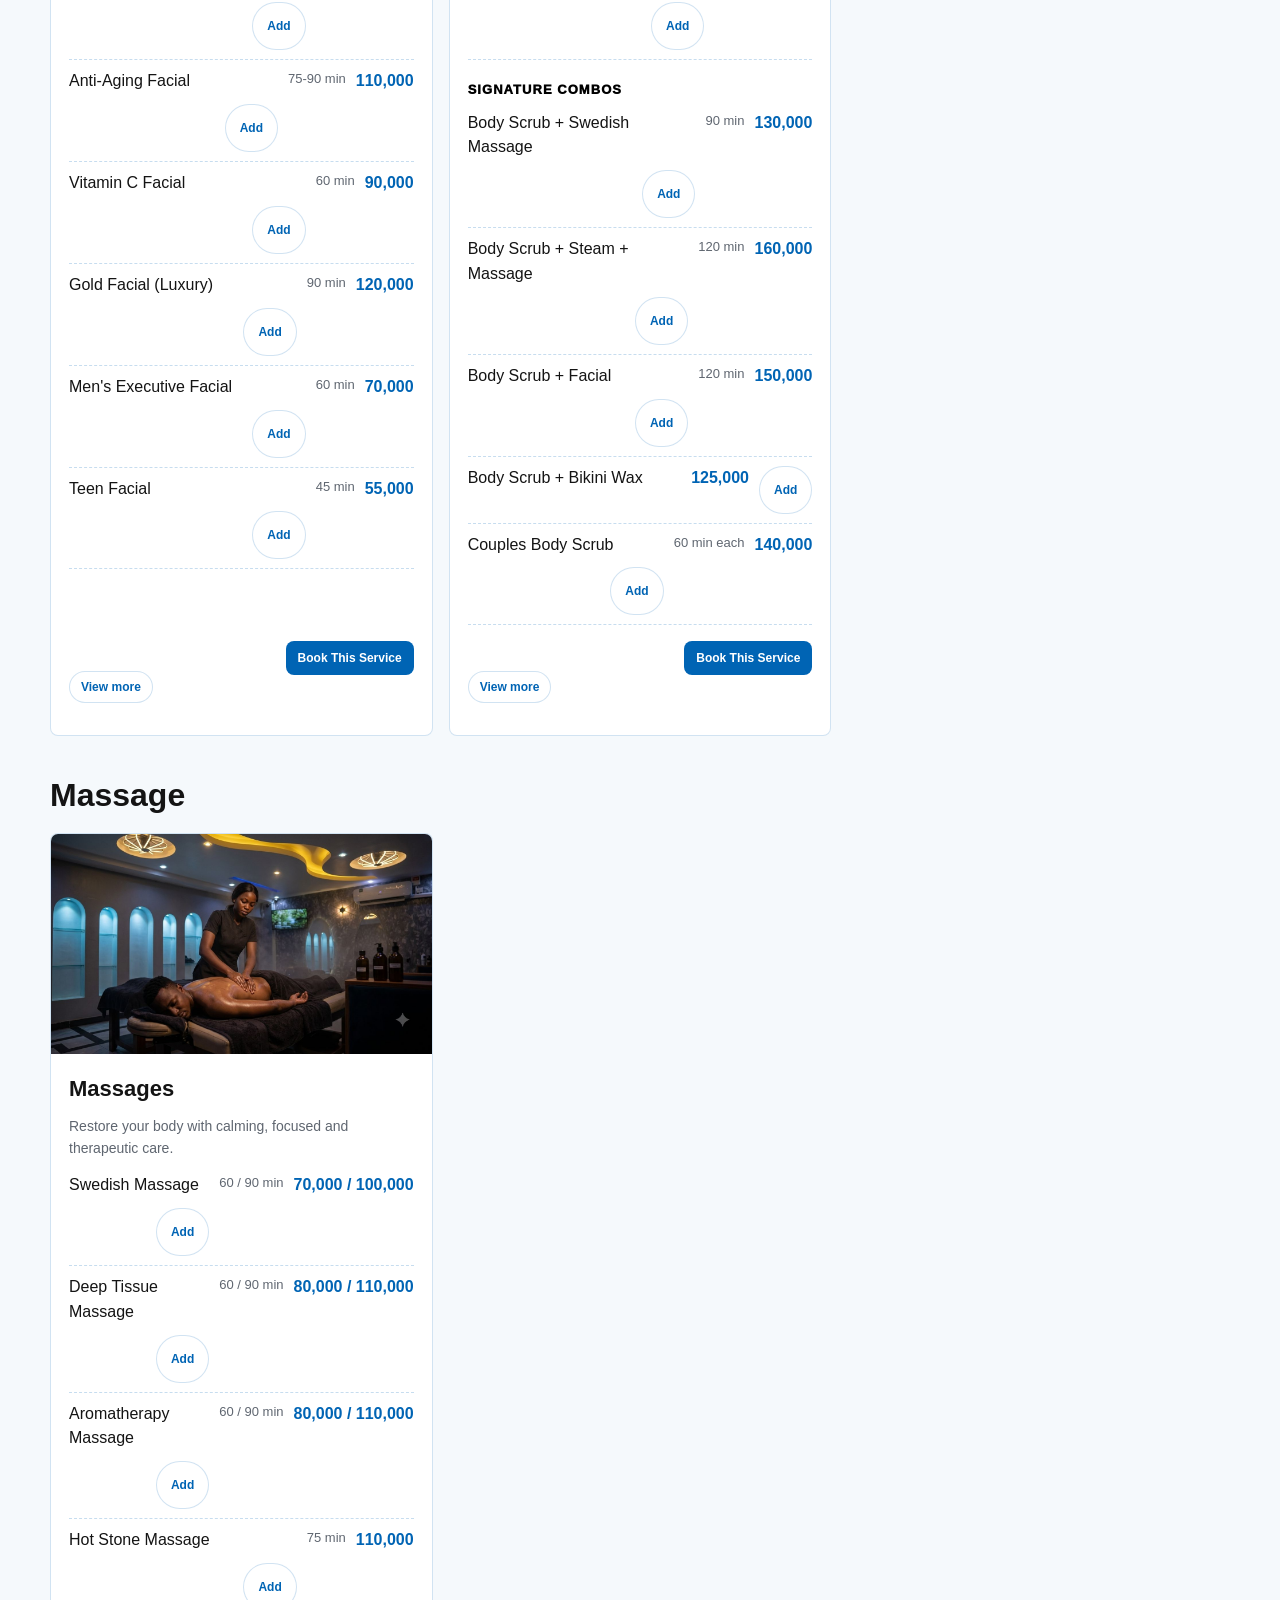
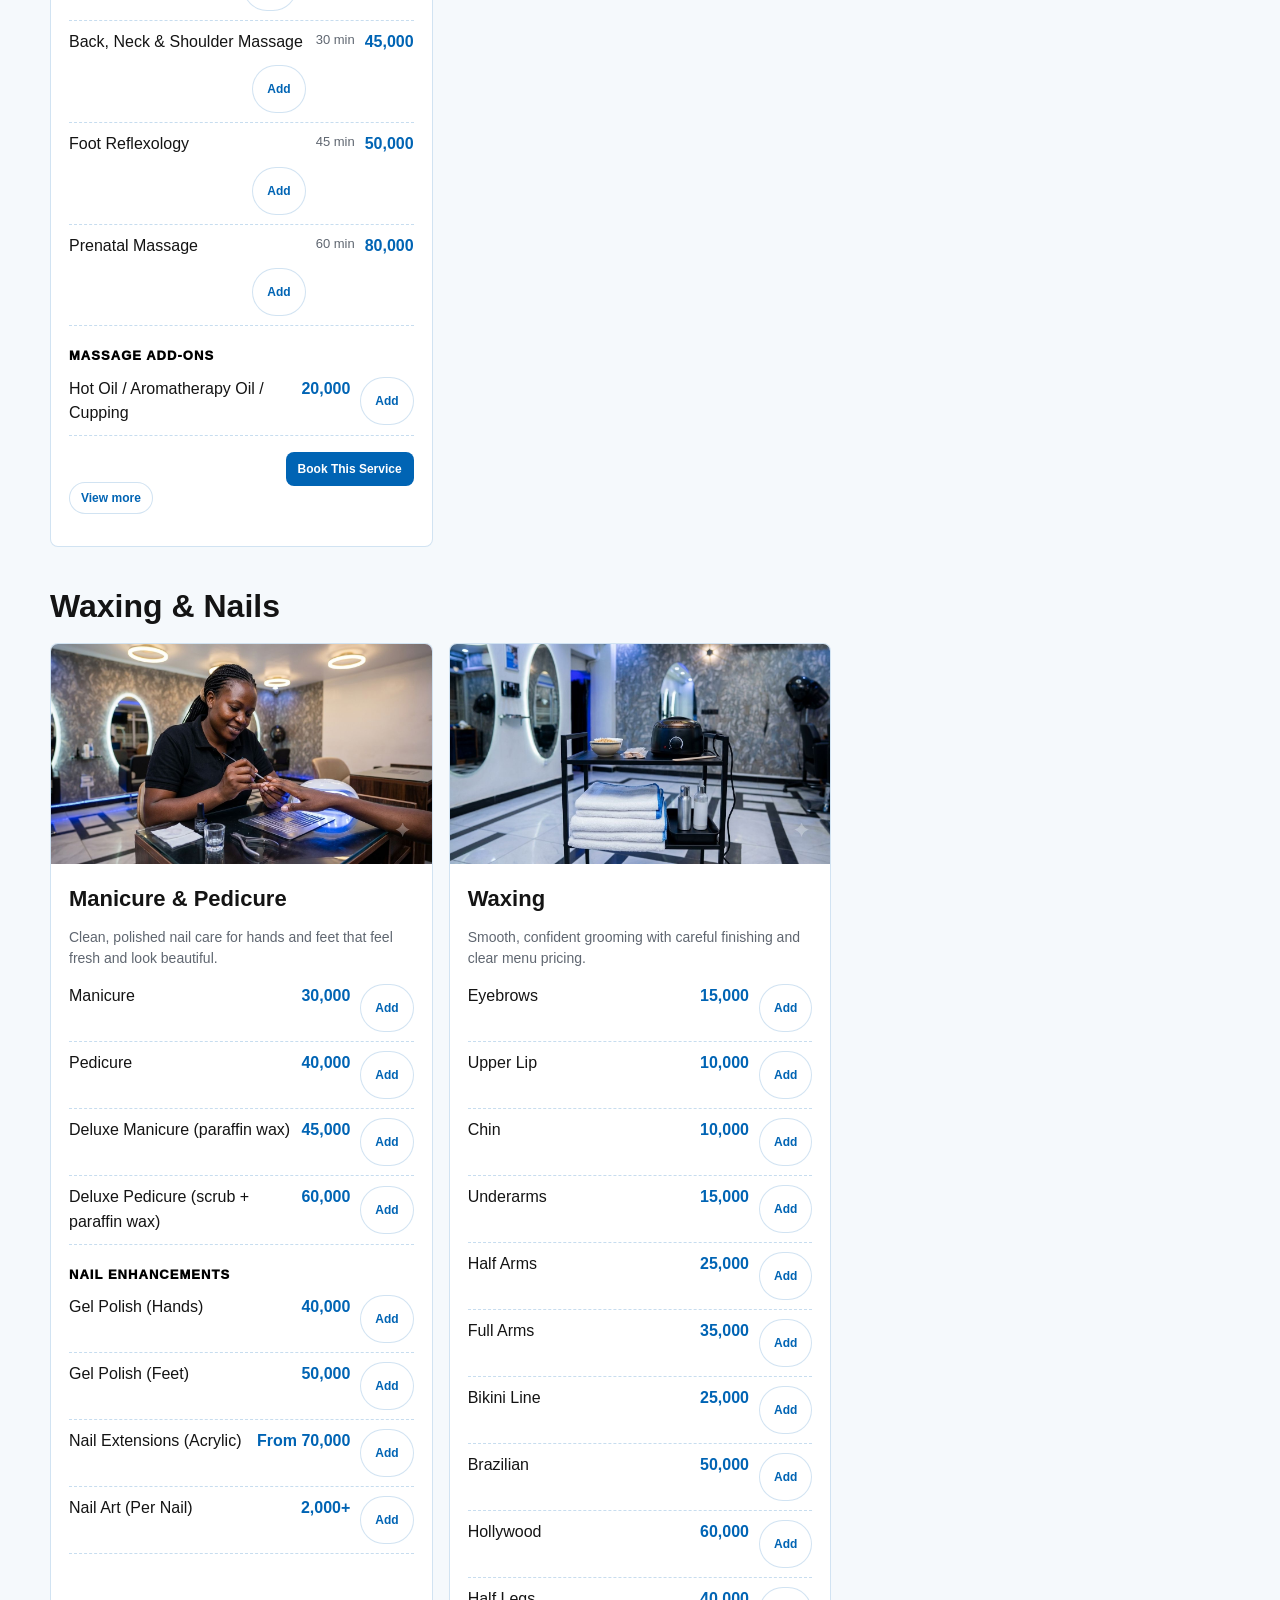
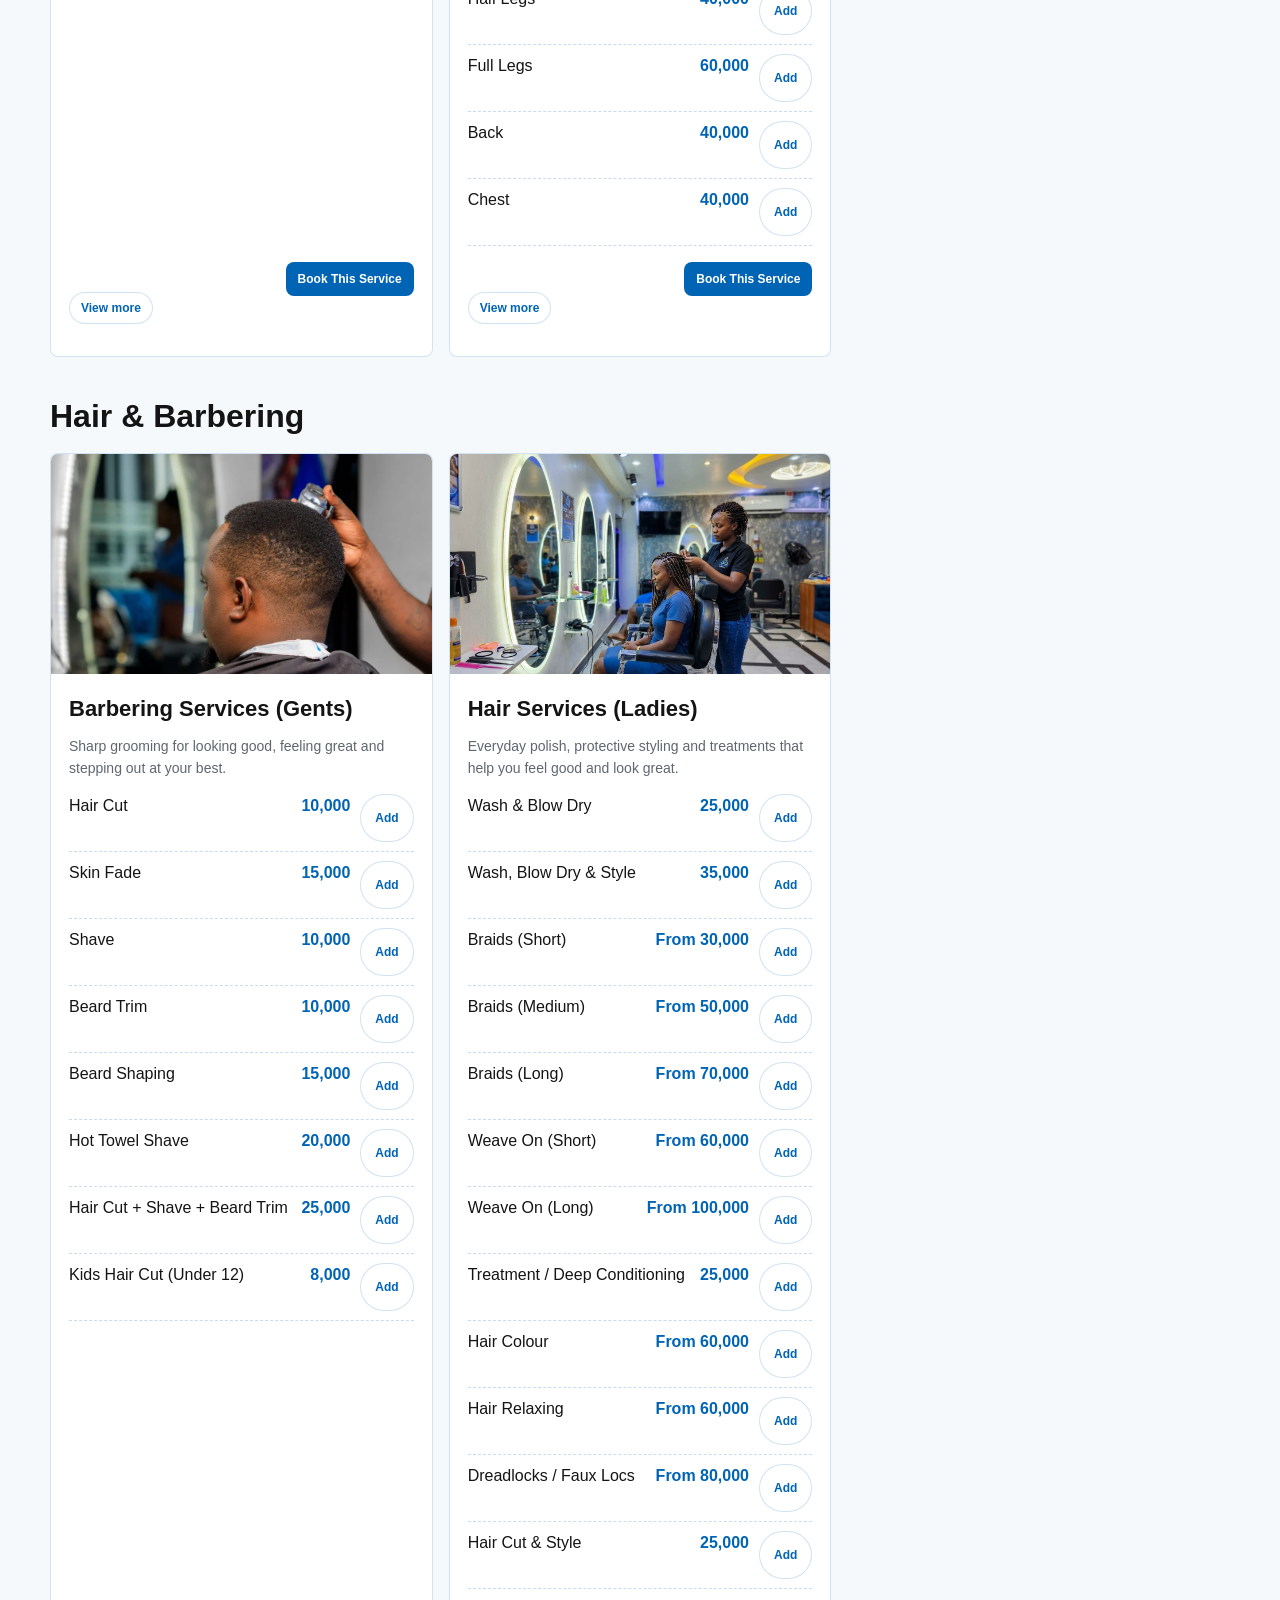
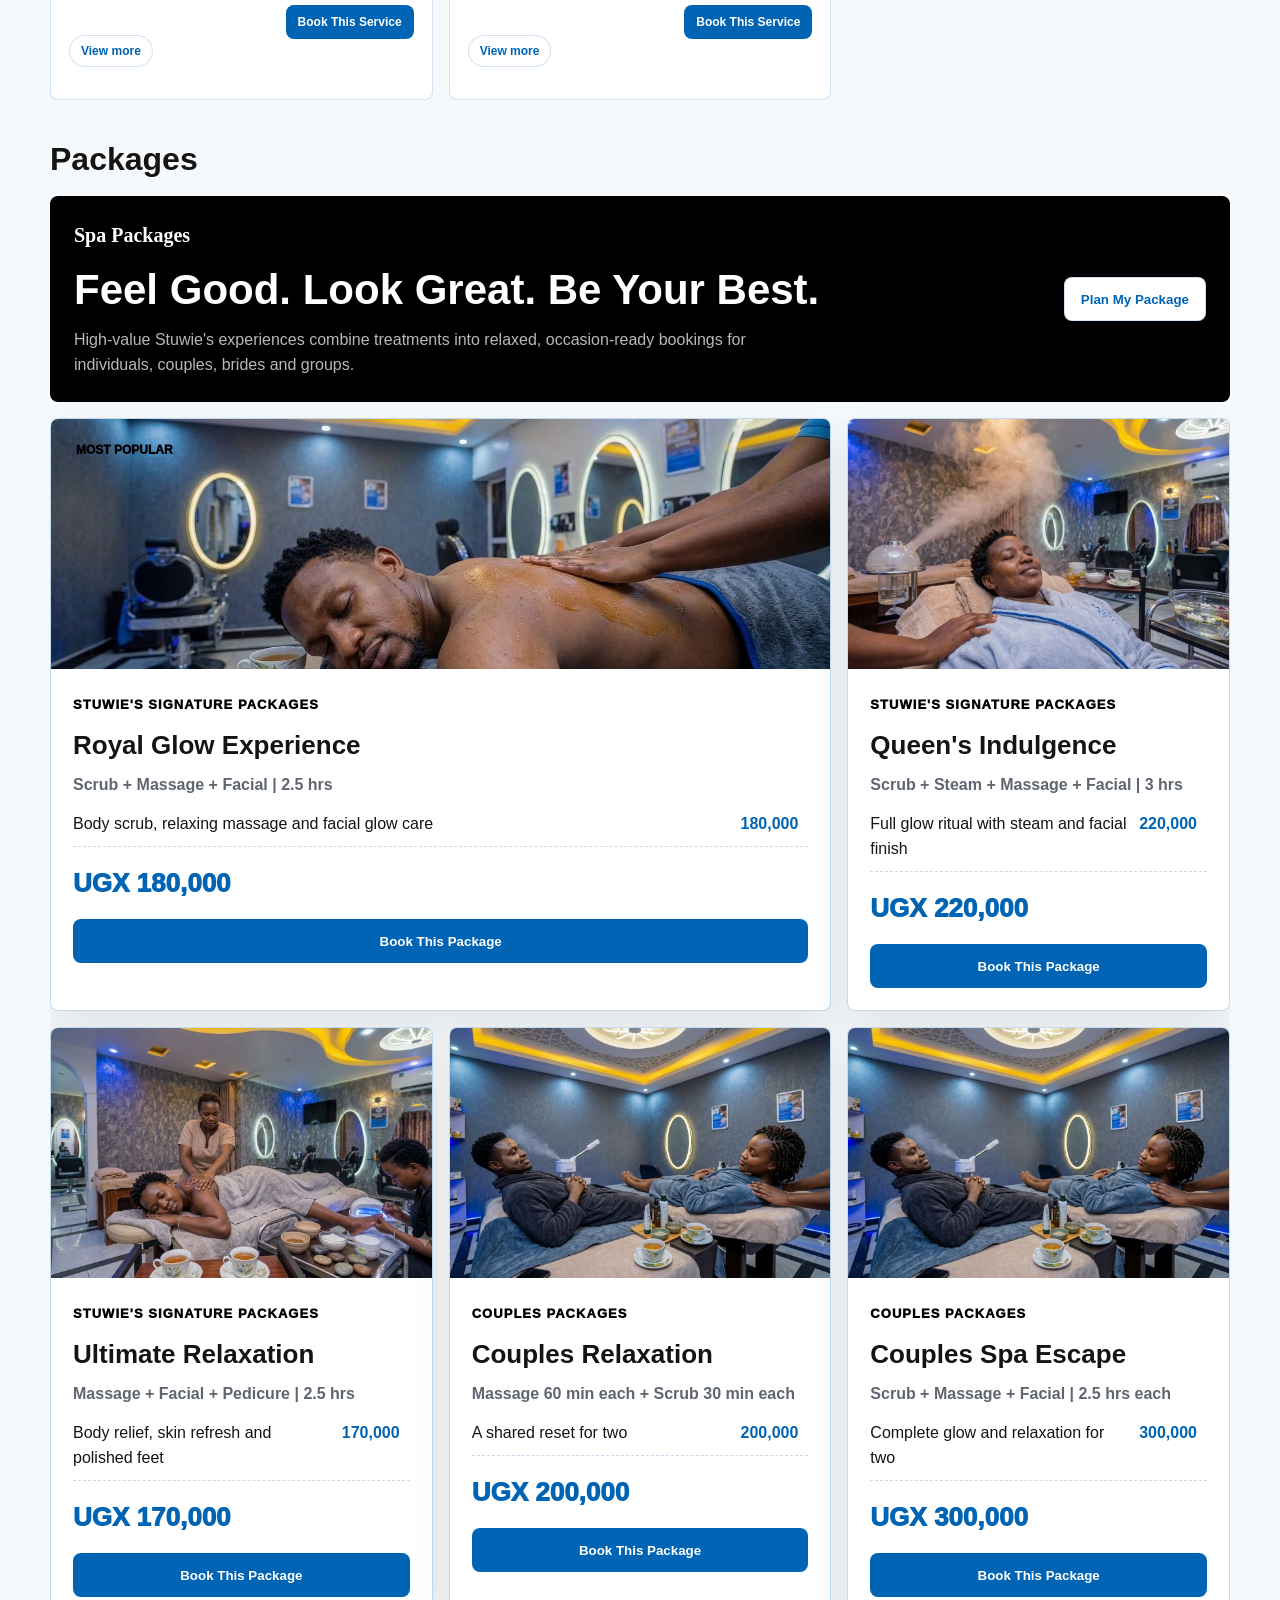
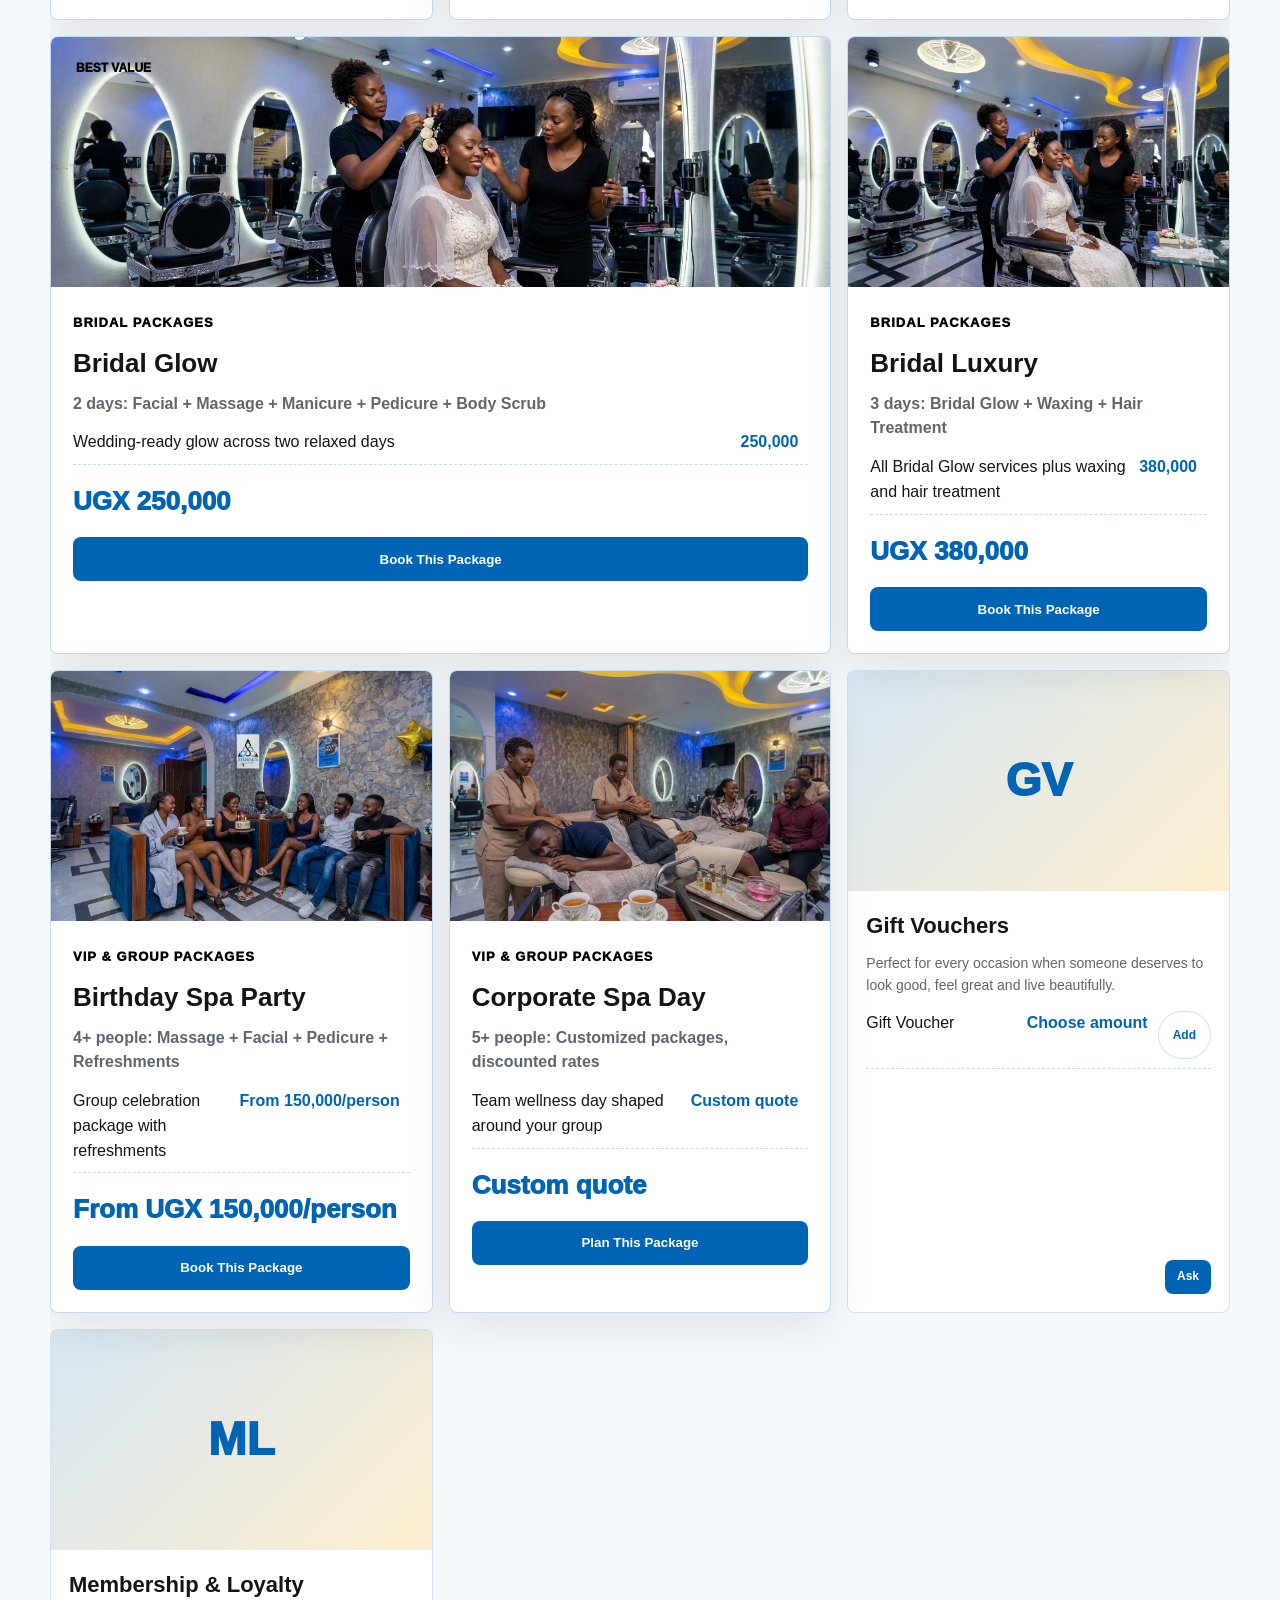
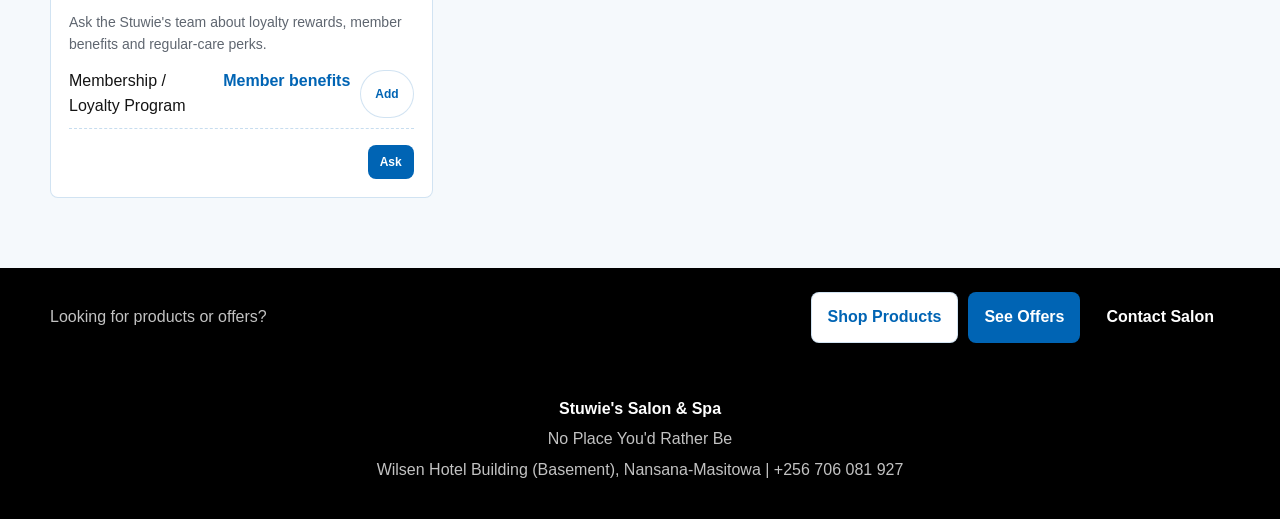
<file: services.html>
<!DOCTYPE html>
<html lang="en">
<head>
  <meta charset="UTF-8" />
  <meta name="viewport" content="width=device-width, initial-scale=1.0" />
  <title>Services | Stuwie's Salon & Spa</title>
  <meta name="description" content="Full service menu for Stuwie's Salon & Spa: barbering, ladies hair, nails, facials, scrubs, massage, waxing, spa packages and beauty care in Nansana." />
  <meta name="author" content="Solomantalgo" />
  <link rel="icon" href="assets/Stuwie LogoClare_page-0001.jpg" type="image/jpeg" />
  <style>
    :root {
      --blue: #0064b4;
      --blue-bright: #009fe3;
      --warm: #d9a15f;
      --ink: #141414;
      --muted: #5f6670;
      --paper: #ffffff;
      --wash: #f5f9fc;
      --line: rgba(0, 100, 180, 0.18);
      --shadow: 0 18px 44px rgba(0, 34, 67, 0.13);
      --radius: 8px;
    }
    * { box-sizing: border-box; }
    html {
      scroll-behavior: smooth;
      overflow-x: hidden;
    }
    body {
      margin: 0;
      font-family: Inter, "Segoe UI", Arial, sans-serif;
      color: var(--ink);
      background: var(--wash);
      line-height: 1.55;
      width: 100%;
      max-width: 100%;
      overflow-x: hidden;
    }
    body > * {
      max-width: 100%;
    }
    main, section, header, footer {
      max-width: 100%;
      overflow-x: clip;
    }
    img { max-width: 100%; display: block; }
    a { color: inherit; }
    .site-header {
      position: sticky;
      top: 0;
      z-index: 20;
      background: rgba(0, 13, 28, 0.94);
      border-bottom: 1px solid rgba(0, 159, 227, 0.22);
      backdrop-filter: blur(16px);
    }
    .nav, .section-inner, .hero-inner { max-width: 1180px; margin: 0 auto; }
    .nav {
      padding: 12px 20px;
      display: flex;
      align-items: center;
      justify-content: space-between;
      gap: 16px;
    }
    .brand-mark {
      display: flex;
      align-items: center;
      gap: 10px;
      text-decoration: none;
      color: white;
      font-weight: 800;
      min-width: 0;
    }
    .brand-mark img {
      width: 38px;
      height: 38px;
      object-fit: contain;
      border-radius: 50%;
      background: rgba(255,255,255,0.88);
      padding: 3px;
    }
    .brand-mark span {
      color: var(--blue-bright);
      display: block;
      font-size: 12px;
      font-weight: 700;
      letter-spacing: 0.06em;
      text-transform: uppercase;
    }
    .nav-links { display: flex; align-items: center; gap: 18px; font-size: 14px; }
    .nav-links a { color: rgba(255,255,255,0.82); text-decoration: none; font-weight: 750; }
    .nav-links a:hover { color: white; }
    .btn {
      border: 0;
      border-radius: var(--radius);
      padding: 12px 16px;
      display: inline-flex;
      align-items: center;
      justify-content: center;
      gap: 8px;
      min-height: 44px;
      text-decoration: none;
      font-weight: 850;
      cursor: pointer;
      transition: transform 0.22s ease, box-shadow 0.22s ease, background 0.22s ease;
    }
    .btn:hover { transform: translateY(-2px); box-shadow: 0 12px 28px rgba(0, 34, 67, 0.16); }
    .btn-primary { background: var(--blue); color: white; }
    .btn-dark { background: #000; color: white; }
    .btn-light { background: white; color: var(--blue); border: 1px solid var(--line); }
    .btn-whatsapp { background: #25d366; color: #06170c; border: 1px solid rgba(255,255,255,0.28); }
    .services-hero {
      background:
        linear-gradient(90deg, rgba(0,0,0,0.86), rgba(0,0,0,0.38)),
        url("assets/images/stuwies-salon-interior.jpg") center/cover;
      color: white;
      padding: 90px 20px 70px;
    }
    .eyebrow {
      color: var(--blue-bright);
      font-size: 20px;
      font-weight: 900;
      margin: 0 0 12px;
      font-family: "Segoe Script", "Brush Script MT", cursive;
    }
    h1 {
      max-width: 760px;
      margin: 0;
      font-size: clamp(42px, 7vw, 82px);
      line-height: 0.95;
      font-family: Georgia, "Times New Roman", serif;
    }
    .services-hero p:not(.eyebrow) {
      max-width: 600px;
      color: rgba(255,255,255,0.84);
      font-size: 18px;
      margin: 18px 0 0;
    }
    section { padding: 70px 20px; }
    .section-head {
      display: flex;
      align-items: end;
      justify-content: space-between;
      gap: 24px;
      margin-bottom: 28px;
    }
    .section-head h2 {
      margin: 0;
      font-size: clamp(30px, 4.2vw, 50px);
      line-height: 1;
    }
    .section-head p { margin: 0; max-width: 520px; color: var(--muted); }
    .service-grid {
      display: grid;
      grid-template-columns: repeat(3, 1fr);
      gap: 16px;
    }
    .service-tabs {
      display: grid;
      grid-template-columns: repeat(6, minmax(0, 1fr));
      gap: 8px;
      margin-bottom: 18px;
    }
    .service-tab {
      white-space: normal;
      border: 1px solid var(--line);
      background: white;
      color: var(--blue);
      border-radius: 999px;
      padding: 10px 14px;
      font-weight: 850;
      cursor: pointer;
      min-height: 44px;
      text-align: center;
      transition: transform 0.22s ease, background 0.22s ease, color 0.22s ease;
    }
    .service-tab:hover { transform: translateY(-2px); }
    .service-tab.active { background: #000; color: white; border-color: #000; }
    .service-card {
      border: 1px solid var(--line);
      border-radius: var(--radius);
      background: white;
      overflow: hidden;
      display: flex;
      flex-direction: column;
      height: 100%;
      transition: transform 0.28s ease, box-shadow 0.28s ease, border-color 0.28s ease;
    }
    .service-card:hover { box-shadow: var(--shadow); border-color: rgba(0, 100, 180, 0.34); }
    .service-card img { width: 100%; height: 220px; object-fit: cover; }
    .service-fallback {
      height: 220px;
      display: grid;
      place-items: center;
      background: linear-gradient(135deg, rgba(0,100,180,0.16), rgba(248,185,55,0.24));
      color: var(--blue);
      font-size: 46px;
      font-weight: 950;
    }
    .service-body { padding: 18px; display: flex; flex-direction: column; flex: 1; }
    .service-body h3 { margin: 0 0 12px; font-size: 22px; }
    .service-note { color: var(--muted); font-size: 14px; line-height: 1.55; margin: -2px 0 14px; }
    .subhead {
      margin: 4px 0 10px;
      color: #000;
      font-size: 13px;
      font-weight: 950;
      text-transform: uppercase;
      letter-spacing: 0.08em;
    }
    .price-list {
      margin: 0 0 16px;
      padding: 0;
      list-style: none;
      display: grid;
      gap: 9px;
    }
    .price-list li {
      display: grid;
      grid-template-columns: minmax(0, 1fr) auto auto;
      gap: 10px;
      padding-bottom: 9px;
      border-bottom: 1px dashed rgba(0,100,180,0.22);
    }
    .price-list span { color: var(--muted); font-size: 13px; }
    .price-list strong { color: var(--blue); white-space: nowrap; }
    .service-card:not(.expanded) .card-row-extra,
    .service-card:not(.expanded) .subhead-extra { display: none; }
    .view-more {
      width: fit-content;
      border: 1px solid var(--line);
      background: #fff;
      color: var(--blue);
      border-radius: 999px;
      padding: 7px 11px;
      min-height: 32px;
      font-size: 12px;
      font-weight: 900;
      cursor: pointer;
      margin: -4px 0 14px;
    }
    .view-more:hover { background: var(--blue); color: #fff; }
    .service-card .btn { width: fit-content; min-height: 34px; padding: 7px 12px; font-size: 12px; align-self: flex-end; margin-top: auto; }
    .package-intro {
      grid-column: 1 / -1;
      border-radius: var(--radius);
      background: #000;
      color: #fff;
      padding: 24px;
      display: flex;
      align-items: center;
      justify-content: space-between;
      gap: 18px;
    }
    .package-intro h3 { margin: 0 0 6px; font-size: clamp(26px, 4vw, 42px); }
    .package-intro p { margin: 0; color: rgba(255,255,255,0.72); max-width: 720px; }
    .package-card {
      position: relative;
      border: 1px solid rgba(0,100,180,0.24);
      border-radius: var(--radius);
      background: white;
      overflow: hidden;
      box-shadow: 0 18px 44px rgba(0,0,0,0.08);
    }
    .package-card.featured { grid-column: span 2; }
    .package-card img { width: 100%; height: 250px; object-fit: cover; }
    .package-body { padding: 22px; display: flex; flex-direction: column; min-height: 280px; }
    .package-body h3 { margin: 0 0 8px; font-size: 26px; }
    .package-meta { color: var(--muted); font-weight: 850; margin-bottom: 14px; }
    .package-price { color: var(--blue); font-size: 26px; font-weight: 950; margin-top: auto; }
    .package-card .btn { width: 100%; justify-content: center; margin-top: 16px; }
    .badge {
      position: absolute;
      top: 14px;
      left: 14px;
      z-index: 1;
      border-radius: 999px;
      background: var(--gold);
      color: #000;
      padding: 8px 11px;
      font-size: 12px;
      font-weight: 950;
      text-transform: uppercase;
    }
    .item-add {
      border: 1px solid var(--line);
      background: #fff;
      color: var(--blue);
      border-radius: 999px;
      padding: 8px 14px;
      min-width: 52px;
      min-height: 40px;
      font-size: 12px;
      font-weight: 900;
      cursor: pointer;
      justify-self: end;
      align-self: center;
      touch-action: manipulation;
      position: relative;
      z-index: 2;
    }
    .item-add:focus-visible { outline: 3px solid rgba(0,159,227,0.35); outline-offset: 2px; }
    .item-add:hover { background: var(--blue); color: #fff; }
    .item-add {
      min-width: 48px;
      min-height: 48px;
      display: inline-flex;
      align-items: center;
      justify-content: center;
      box-sizing: border-box;
      appearance: none;
      -webkit-appearance: none;
    }
    .item-add:disabled {
      cursor: not-allowed;
      opacity: 1;
      background: #d8dde3;
      border-color: #c4cbd3;
      color: #66717d;
      box-shadow: none;
    }
    .booking-cart {
      position: fixed;
      left: 20px;
      right: 20px;
      bottom: 20px;
      z-index: 35;
      width: min(1120px, calc(100% - 40px));
      margin: 0 auto;
      background: rgba(0, 13, 28, 0.94);
      color: #fff;
      border: 1px solid rgba(255,255,255,0.12);
      border-radius: var(--radius);
      box-shadow: 0 18px 44px rgba(0,0,0,0.22);
      padding: 16px;
      display: none;
      gap: 14px;
      align-items: center;
      justify-content: space-between;
      backdrop-filter: blur(14px);
    }
    .booking-cart.visible.open { display: flex; }
    body.cart-active.cart-open { padding-bottom: 112px; }
    .cart-items { display: flex; flex-wrap: wrap; gap: 8px; margin-top: 8px; }
    .cart-chip {
      display: inline-flex;
      align-items: center;
      gap: 7px;
      border: 1px solid rgba(255,255,255,0.16);
      background: rgba(255,255,255,0.09);
      border-radius: 999px;
      padding: 7px 9px;
      font-size: 12px;
    }
    .cart-chip button { border: 0; background: transparent; color: #fff; cursor: pointer; font-weight: 900; padding: 0 2px; }
    .cart-meta { color: rgba(255,255,255,0.72); font-size: 13px; }
    .booking-cart > div { min-width: 0; }
    .cart-toggle {
      position: fixed;
      right: 14px;
      bottom: 84px;
      z-index: 36;
      display: inline-flex;
      border: 0;
      border-radius: 999px;
      background: #000;
      color: #fff;
      box-shadow: 0 14px 34px rgba(0,0,0,0.28);
      padding: 11px 14px;
      font-weight: 900;
      cursor: pointer;
    }
    .cart-toggle.visible { display: inline-flex; align-items: center; justify-content: center; }
    .cart-toast {
      position: fixed;
      left: 50%;
      bottom: 22px;
      z-index: 60;
      transform: translate(-50%, 18px);
      opacity: 0;
      pointer-events: none;
      background: #000;
      color: #fff;
      border-radius: 999px;
      padding: 11px 16px;
      box-shadow: 0 18px 44px rgba(0,0,0,0.28);
      font-weight: 850;
      transition: opacity 0.22s ease, transform 0.22s ease;
    }
    .cart-toast.visible { opacity: 1; transform: translate(-50%, 0); }
    .booking-modal {
      position: fixed;
      inset: 0;
      display: none;
      place-items: center;
      padding: 18px;
      background: rgba(0,0,0,0.62);
      z-index: 40;
    }
    .booking-modal.open { display: grid; }
    .booking-panel {
      width: min(720px, 100%);
      max-height: 92vh;
      overflow: auto;
      background: white;
      border-radius: var(--radius);
      box-shadow: 0 30px 80px rgba(0,0,0,0.32);
    }
    .booking-head {
      background: var(--blue);
      color: white;
      padding: 20px;
      display: flex;
      justify-content: space-between;
      gap: 16px;
    }
    .booking-head h2 { margin: 0; }
    .close-btn {
      width: 40px;
      height: 40px;
      border: 0;
      border-radius: 50%;
      background: rgba(255,255,255,0.18);
      color: white;
      font-size: 26px;
      cursor: pointer;
    }
    .booking-form {
      padding: 20px;
      display: grid;
      grid-template-columns: repeat(2, 1fr);
      gap: 14px;
    }
    .field.full, .selected-services, .form-actions { grid-column: 1 / -1; }
    label { display: block; font-weight: 850; margin-bottom: 6px; }
    input, select, textarea {
      width: 100%;
      border: 1px solid var(--line);
      border-radius: var(--radius);
      padding: 12px;
      min-height: 44px;
      background: white;
      font: inherit;
    }
    textarea { resize: vertical; }
    .location-control {
      grid-column: 1 / -1;
      display: grid;
      gap: 8px;
    }
    .location-row {
      display: grid;
      grid-template-columns: minmax(0, 1fr) auto;
      gap: 8px;
      align-items: center;
    }
    .location-row .btn {
      min-height: 44px;
      padding: 10px 12px;
      white-space: nowrap;
    }
    .location-status {
      display: none;
      align-items: center;
      gap: 8px;
      color: var(--muted);
      font-size: 12px;
      font-weight: 800;
    }
    .location-status.visible { display: flex; }
    .location-control.gps-added .location-row { display: none; }
    .location-control.gps-added .location-status {
      display: flex;
      color: #146433;
    }
    .location-status.checking::before {
      content: "";
      width: 14px;
      height: 14px;
      border-radius: 50%;
      border: 2px solid rgba(0,100,180,0.18);
      border-top-color: var(--blue);
      animation: spin 0.75s linear infinite;
      flex: 0 0 auto;
    }
    .selected-services {
      border: 1px solid var(--line);
      background: var(--wash);
      border-radius: var(--radius);
      padding: 14px;
      display: none;
    }
    .selected-services.visible { display: block; }
    .selected-services ul { margin: 8px 0 0; padding-left: 18px; }
    .availability-message {
      grid-column: 1 / -1;
      display: none;
      align-items: center;
      gap: 9px;
      border: 1px solid var(--line);
      border-radius: var(--radius);
      background: var(--wash);
      color: var(--muted);
      padding: 11px 12px;
      font-size: 13px;
      font-weight: 800;
    }
    .availability-message.visible { display: flex; }
    .availability-message::before {
      content: "";
      display: none;
      width: 15px;
      height: 15px;
      flex: 0 0 auto;
      border-radius: 50%;
      border: 2px solid rgba(0,100,180,0.18);
      border-top-color: var(--blue);
      animation: spin 0.75s linear infinite;
    }
    .availability-message.checking::before { display: inline-block; }
    .availability-message.checking {
      border-color: rgba(0,100,180,0.24);
      background: #f0f8ff;
      color: var(--blue);
    }
    .availability-message.available {
      border-color: rgba(36, 145, 75, 0.28);
      background: #effaf2;
      color: #146433;
    }
    .availability-message.blocked {
      border-color: rgba(177, 53, 53, 0.28);
      background: #fff1f1;
      color: #8a1f1f;
    }
    .availability-dashboard {
      grid-column: 1 / -1;
      border: 1px solid var(--line);
      border-radius: var(--radius);
      background: #fff;
      padding: 14px;
    }
    .availability-dashboard-head {
      display: flex;
      align-items: center;
      justify-content: space-between;
      gap: 12px;
      margin-bottom: 10px;
    }
    .availability-dashboard-head strong { color: #000; }
    .availability-dashboard-head p {
      margin: 3px 0 0;
      color: var(--muted);
      font-size: 12px;
    }
    .availability-dashboard .btn {
      min-height: 36px;
      padding: 8px 12px;
      font-size: 12px;
      flex: 0 0 auto;
    }
    .availability-grid {
      display: none;
      gap: 10px;
      max-height: 420px;
      overflow: auto;
      padding-right: 2px;
    }
    .availability-grid.visible { display: grid; }
    .availability-loading {
      display: flex;
      align-items: center;
      gap: 10px;
      border: 1px dashed rgba(0,100,180,0.24);
      border-radius: var(--radius);
      background: var(--wash);
      color: var(--blue);
      font-weight: 900;
      padding: 14px;
      font-size: 13px;
    }
    .availability-loading::before {
      content: "";
      width: 16px;
      height: 16px;
      border-radius: 50%;
      border: 3px solid rgba(0,100,180,0.18);
      border-top-color: var(--blue);
      animation: spin 0.75s linear infinite;
      flex: 0 0 auto;
    }
    .availability-month {
      border: 1px solid rgba(0,100,180,0.14);
      border-radius: var(--radius);
      background: #fff;
      overflow: hidden;
    }
    .availability-month-toggle {
      width: 100%;
      border: 0;
      background: var(--wash);
      color: #000;
      display: flex;
      justify-content: space-between;
      align-items: center;
      gap: 12px;
      padding: 12px;
      font-size: 13px;
      font-weight: 900;
      cursor: pointer;
      text-align: left;
    }
    .availability-month-toggle span:last-child {
      color: var(--blue);
      font-size: 12px;
    }
    .availability-month-weeks {
      display: none;
      gap: 10px;
      padding: 10px;
    }
    .availability-month.open .availability-month-weeks { display: grid; }
    .availability-week {
      border: 1px solid rgba(0,100,180,0.12);
      border-radius: var(--radius);
      overflow: hidden;
      background: #fff;
    }
    .availability-week-toggle {
      width: 100%;
      border: 0;
      background: #fff;
      color: #000;
      display: flex;
      justify-content: space-between;
      align-items: center;
      gap: 10px;
      padding: 10px 12px;
      font-size: 12px;
      font-weight: 900;
      cursor: pointer;
      text-align: left;
    }
    .availability-week-toggle span:last-child {
      color: var(--muted);
      font-size: 11px;
    }
    .availability-week-days {
      display: none;
      gap: 8px;
      padding: 0 10px 10px;
    }
    .availability-week.open .availability-week-days { display: grid; }
    .availability-day {
      border: 1px solid rgba(0,100,180,0.14);
      border-radius: var(--radius);
      padding: 10px;
      background: var(--wash);
    }
    .availability-day h4 {
      margin: 0 0 8px;
      font-size: 13px;
    }
    .availability-slots {
      display: flex;
      flex-wrap: wrap;
      gap: 7px;
    }
    .availability-slot {
      border: 1px solid rgba(0,100,180,0.18);
      border-radius: 999px;
      background: #fff;
      color: var(--blue);
      padding: 6px 9px;
      font-size: 12px;
      font-weight: 900;
      cursor: pointer;
    }
    .availability-slot.blocked,
    .availability-slot.closed {
      color: #8a1f1f;
      background: #fff1f1;
      border-color: rgba(177,53,53,0.24);
      cursor: not-allowed;
      opacity: 0.74;
    }
    .availability-slot.selected {
      background: var(--blue);
      color: #fff;
    }
    .route-strip {
      background: #000;
      color: white;
      padding: 24px 20px;
    }
    .route-strip .section-inner {
      display: flex;
      flex-wrap: wrap;
      align-items: center;
      justify-content: space-between;
      gap: 16px;
    }
    .route-actions { display: flex; flex-wrap: wrap; gap: 10px; }
    .route-strip p { margin: 0; color: rgba(255,255,255,0.76); }
    footer {
      background: #000;
      color: white;
      padding: 30px 20px;
      text-align: center;
    }
    footer p { margin: 6px 0; color: rgba(255,255,255,0.76); }
    @keyframes spin {
      to { transform: rotate(360deg); }
    }
    .fab {
      position: fixed;
      right: 18px;
      bottom: 18px;
      z-index: 30;
      display: grid;
      gap: 10px;
      justify-items: end;
    }
    .fab-options {
      display: flex;
      gap: 8px;
      flex-direction: column;
      opacity: 0;
      transform: translateY(12px);
      pointer-events: none;
      transition: opacity 0.22s ease, transform 0.22s ease;
    }
    .fab.open .fab-options { opacity: 1; transform: translateY(0); pointer-events: auto; }
    .fab-toggle, .fab-icon-btn { border-radius: 50%; padding: 0; box-shadow: var(--shadow); }
    .fab-toggle { width: 58px; height: 58px; }
    .fab-icon-btn { width: 48px; height: 48px; }
    .fab svg {
      width: 21px;
      height: 21px;
      stroke: currentColor;
      stroke-width: 2.25;
      fill: none;
      stroke-linecap: round;
      stroke-linejoin: round;
    }
    .fab-label {
      position: absolute;
      right: 58px;
      min-width: max-content;
      border-radius: 999px;
      background: rgba(0, 13, 28, 0.9);
      color: white;
      padding: 7px 10px;
      font-size: 12px;
      font-weight: 850;
      opacity: 0;
      transform: translateX(8px);
      pointer-events: none;
      transition: opacity 0.2s ease, transform 0.2s ease;
    }
    .fab-action { position: relative; display: inline-flex; align-items: center; justify-content: center; }
    .fab-action:hover .fab-label, .fab-action:focus-visible .fab-label { opacity: 1; transform: translateX(0); }
    @media (max-width: 900px) {
      .nav-links { display: none; }
      .service-grid { grid-template-columns: repeat(2, 1fr); }
      .package-card.featured { grid-column: span 2; }
      .package-intro { align-items: flex-start; flex-direction: column; }
      .service-tabs { grid-template-columns: repeat(2, minmax(0, 1fr)); }
      .section-head { display: block; }
      .section-head p { margin-top: 10px; }
    }
    @media (max-width: 620px) {
      .nav {
        width: 100%;
        min-width: 0;
        padding-left: 14px;
        padding-right: 14px;
      }
      .brand-mark {
        flex: 1 1 auto;
        max-width: calc(100% - 112px);
        overflow: hidden;
        white-space: nowrap;
      }
      .brand-mark span { display: none; }
      .nav > .btn {
        flex: 0 0 auto;
        padding: 10px 12px;
      }
      section { padding: 54px 16px; }
      .services-hero { padding: 82px 16px 58px; }
      .service-grid { grid-template-columns: 1fr; }
      .package-card.featured { grid-column: span 1; }
      .package-card img { height: 210px; }
      .service-tabs { grid-template-columns: 1fr 1fr; }
      .service-tab { padding: 9px 10px; font-size: 13px; }
      .service-card img { height: 210px; }
      .price-list li {
        grid-template-columns: minmax(0, 1fr) minmax(76px, auto) minmax(58px, auto);
        gap: 6px 12px;
      }
      .price-list li span,
      .price-list li strong {
        grid-row: 2;
      }
      .price-list li span { grid-column: 1; min-width: 0; }
      .price-list li strong { grid-column: 2; justify-self: end; align-self: center; }
      .price-list li .item-add {
        grid-column: 3;
        grid-row: 1 / span 2;
        min-height: 44px;
        min-width: 58px;
        padding: 9px 14px;
      }
      .cart-toggle.visible {
        display: inline-flex;
        align-items: center;
        gap: 6px;
      }
      .booking-cart {
        position: fixed;
        left: 12px;
        right: 12px;
        bottom: 12px;
        margin-top: 0;
        padding: 16px 14px 14px;
        gap: 12px;
        align-items: stretch;
        flex-direction: column;
        max-height: min(58vh, 430px);
        overflow: hidden;
        z-index: 35;
        transform: translateY(calc(100% + 18px));
        opacity: 0;
        pointer-events: none;
        transition: transform 0.22s ease, opacity 0.22s ease;
      }
      .booking-cart.open {
        transform: translateY(0);
        opacity: 1;
        pointer-events: auto;
      }
      .booking-cart::before {
        content: "";
        width: 42px;
        height: 4px;
        border-radius: 999px;
        background: rgba(255,255,255,0.28);
        align-self: center;
        margin-top: -4px;
      }
      .booking-cart > div {
        display: grid;
        grid-template-rows: auto auto minmax(0, 1fr);
        min-height: 0;
      }
      .booking-cart strong { font-size: 14px; }
      .cart-meta { font-size: 12px; }
      .cart-items {
        display: grid;
        gap: 8px;
        overflow-x: hidden;
        overflow-y: auto;
        max-width: 100%;
        max-height: min(34vh, 230px);
        padding: 4px 2px 74px 0;
        scrollbar-width: thin;
      }
      .cart-chip {
        width: 100%;
        max-width: none;
        overflow: hidden;
        white-space: normal;
        justify-content: space-between;
        border-radius: 10px;
        padding: 9px 10px;
        line-height: 1.25;
      }
      #cartCheckout {
        width: 100%;
        min-height: 44px;
        padding: 10px 14px;
        flex: 0 0 auto;
      }
      body.cart-active { padding-bottom: 0; }
      .booking-form { grid-template-columns: 1fr; }
      .location-row { grid-template-columns: 1fr; }
      .field.full, .selected-services, .form-actions { grid-column: auto; }
      .fab { right: 14px; bottom: 14px; }
      .fab.open .fab-label {
        opacity: 1;
        transform: translateX(0);
      }
    }
  </style>
  <link rel="stylesheet" href="salon-photography.css">
  <link rel="stylesheet" href="service-navigation.css">
</head>
<body>
  <header class="site-header">
    <nav class="nav" aria-label="Primary navigation">
      <a class="brand-mark" href="index.html#top"><img src="assets/Stuwie LogoClare_page-0001.jpg" alt="" aria-hidden="true" />Stuwie's <span>Salon & Spa</span></a>
      <div class="nav-links">
        <a href="#booking" class="open-booking">Book</a>
        <a href="services.html">Services</a>
        <a href="shop.html">Shop</a>
        <a href="index.html#offers">Offers</a>
        <a href="index.html#contact">Contact</a>
      </div>
        <button class="btn btn-primary open-booking" type="button">Book Now</button>
    </nav>
  </header>

  <main>
    <section class="services-hero">
      <div class="hero-inner">
        <p class="eyebrow">Full Service Menu</p>
        <h1>Barbering, beauty, spa and wellness</h1>
        <p>Browse the complete service menu, then book online or ask the team on WhatsApp to confirm availability.</p>
      </div>
    </section>

    <section id="service-menu">
      <div class="section-inner">
        <div class="section-head">
          <div><p class="eyebrow">Services</p><h2>Everything you can book</h2></div>
          <p>Prices are current website estimates. Confirm final availability and timing when booking.</p>
        </div>
        <nav class="service-tabs" aria-label="Service categories">
          <button class="service-tab active" data-panel="all" type="button" aria-controls="servicePanels" aria-current="true">All</button>
          <button class="service-tab" data-panel="face" type="button" aria-controls="panel-face">Facials &amp; Scrubs</button>
          <button class="service-tab" data-panel="spa" type="button" aria-controls="panel-spa">Massage</button>
          <button class="service-tab" data-panel="beauty" type="button" aria-controls="panel-beauty">Waxing &amp; Nails</button>
          <button class="service-tab" data-panel="hair" type="button" aria-controls="panel-hair">Hair &amp; Barbering</button>
          <button class="service-tab" data-panel="packages" type="button" aria-controls="panel-packages">Packages</button>
        </nav>
        <div class="service-panels" id="servicePanels">
        <section class="service-panel service-category" id="panel-face" data-category="face" aria-labelledby="category-face">
          <h2 class="service-category-heading" id="category-face">Facials &amp; Scrubs</h2>
          <div class="service-grid">
            <article class="service-card"><img src="assets/images/Facials.jpg" alt="Facial treatment" loading="lazy" decoding="async" /><div class="service-body"><h3>Facials</h3><p class="service-note">Skin care for every glow goal, from express freshness to luxury radiance.</p><ul class="price-list"><li>Express Facial <span>30 min</span><strong>40,000</strong><button class="item-add" type="button" data-name="Express Facial" data-category="Facials" data-duration="30 min" data-price="40,000">Add</button></li><li>Classic Deep Cleansing Facial <span>60 min</span><strong>65,000</strong><button class="item-add" type="button" data-name="Classic Deep Cleansing Facial" data-category="Facials" data-duration="60 min" data-price="65,000">Add</button></li><li>Hydrating Facial <span>60 min</span><strong>75,000</strong><button class="item-add" type="button" data-name="Hydrating Facial" data-category="Facials" data-duration="60 min" data-price="75,000">Add</button></li><li>Brightening / Glow Facial <span>60 min</span><strong>85,000</strong><button class="item-add" type="button" data-name="Brightening / Glow Facial" data-category="Facials" data-duration="60 min" data-price="85,000">Add</button></li><li>Acne Control Facial <span>75 min</span><strong>90,000</strong><button class="item-add" type="button" data-name="Acne Control Facial" data-category="Facials" data-duration="75 min" data-price="90,000">Add</button></li><li>Anti-Aging Facial <span>75-90 min</span><strong>110,000</strong><button class="item-add" type="button" data-name="Anti-Aging Facial" data-category="Facials" data-duration="75-90 min" data-price="110,000">Add</button></li><li>Vitamin C Facial <span>60 min</span><strong>90,000</strong><button class="item-add" type="button" data-name="Vitamin C Facial" data-category="Facials" data-duration="60 min" data-price="90,000">Add</button></li><li>Gold Facial (Luxury) <span>90 min</span><strong>120,000</strong><button class="item-add" type="button" data-name="Gold Facial (Luxury)" data-category="Facials" data-duration="90 min" data-price="120,000">Add</button></li><li>Men's Executive Facial <span>60 min</span><strong>70,000</strong><button class="item-add" type="button" data-name="Men's Executive Facial" data-category="Facials" data-duration="60 min" data-price="70,000">Add</button></li><li>Teen Facial <span>45 min</span><strong>55,000</strong><button class="item-add" type="button" data-name="Teen Facial" data-category="Facials" data-duration="45 min" data-price="55,000">Add</button></li></ul><button class="btn btn-primary open-booking" type="button" data-service="Facials">Book This Service</button><button class="view-more" type="button">View more</button></div></article>
            <article class="service-card"><img src="assets/images/BodyScrab.jpg" alt="Body scrub treatment" loading="lazy" decoding="async" /><div class="service-body"><h3>Body Scrubs</h3><p class="service-note">Exfoliating treatments that leave skin soft, bright and ready to live beautifully.</p><ul class="price-list"><li>Brown Sugar Scrub <span>45 min</span><strong>65,000</strong><button class="item-add" type="button" data-name="Brown Sugar Scrub" data-category="Body Scrubs" data-duration="45 min" data-price="65,000">Add</button></li><li>Coffee Body Scrub <span>60 min</span><strong>75,000</strong><button class="item-add" type="button" data-name="Coffee Body Scrub" data-category="Body Scrubs" data-duration="60 min" data-price="75,000">Add</button></li><li>Turmeric Glow Scrub <span>60 min</span><strong>80,000</strong><button class="item-add" type="button" data-name="Turmeric Glow Scrub" data-category="Body Scrubs" data-duration="60 min" data-price="80,000">Add</button></li><li>Charcoal Detox Scrub <span>60 min</span><strong>90,000</strong><button class="item-add" type="button" data-name="Charcoal Detox Scrub" data-category="Body Scrubs" data-duration="60 min" data-price="90,000">Add</button></li><li>Coconut & Vanilla Scrub <span>60 min</span><strong>95,000</strong><button class="item-add" type="button" data-name="Coconut &amp; Vanilla Scrub" data-category="Body Scrubs" data-duration="60 min" data-price="95,000">Add</button></li></ul><div class="subhead">Signature Combos</div><ul class="price-list"><li>Body Scrub + Swedish Massage <span>90 min</span><strong>130,000</strong><button class="item-add" type="button" data-name="Body Scrub + Swedish Massage" data-category="Body Scrubs" data-duration="90 min" data-price="130,000">Add</button></li><li>Body Scrub + Steam + Massage <span>120 min</span><strong>160,000</strong><button class="item-add" type="button" data-name="Body Scrub + Steam + Massage" data-category="Body Scrubs" data-duration="120 min" data-price="160,000">Add</button></li><li>Body Scrub + Facial <span>120 min</span><strong>150,000</strong><button class="item-add" type="button" data-name="Body Scrub + Facial" data-category="Body Scrubs" data-duration="120 min" data-price="150,000">Add</button></li><li>Body Scrub + Bikini Wax <strong>125,000</strong><button class="item-add" type="button" data-name="Body Scrub + Bikini Wax" data-category="Body Scrubs" data-duration="" data-price="125,000">Add</button></li><li>Couples Body Scrub <span>60 min each</span><strong>140,000</strong><button class="item-add" type="button" data-name="Couples Body Scrub" data-category="Body Scrubs" data-duration="60 min each" data-price="140,000">Add</button></li></ul><button class="btn btn-primary open-booking" type="button" data-service="Body Scrubs">Book This Service</button><button class="view-more" type="button">View more</button></div></article>
          </div>
        </section>
        <section class="service-panel service-category" id="panel-spa" data-category="spa" aria-labelledby="category-spa">
          <h2 class="service-category-heading" id="category-spa">Massage</h2>
          <div class="service-grid">
            <article class="service-card"><img src="assets/images/Massages.jpg" alt="Massage therapy" loading="lazy" decoding="async" /><div class="service-body"><h3>Massages</h3><p class="service-note">Restore your body with calming, focused and therapeutic care.</p><ul class="price-list"><li>Swedish Massage <span>60 / 90 min</span><strong>70,000 / 100,000</strong><button class="item-add" type="button" data-name="Swedish Massage" data-category="Massages" data-duration="60 / 90 min" data-price="70,000 / 100,000">Add</button></li><li>Deep Tissue Massage <span>60 / 90 min</span><strong>80,000 / 110,000</strong><button class="item-add" type="button" data-name="Deep Tissue Massage" data-category="Massages" data-duration="60 / 90 min" data-price="80,000 / 110,000">Add</button></li><li>Aromatherapy Massage <span>60 / 90 min</span><strong>80,000 / 110,000</strong><button class="item-add" type="button" data-name="Aromatherapy Massage" data-category="Massages" data-duration="60 / 90 min" data-price="80,000 / 110,000">Add</button></li><li>Hot Stone Massage <span>75 min</span><strong>110,000</strong><button class="item-add" type="button" data-name="Hot Stone Massage" data-category="Massages" data-duration="75 min" data-price="110,000">Add</button></li><li>Back, Neck & Shoulder Massage <span>30 min</span><strong>45,000</strong><button class="item-add" type="button" data-name="Back, Neck &amp; Shoulder Massage" data-category="Massages" data-duration="30 min" data-price="45,000">Add</button></li><li>Foot Reflexology <span>45 min</span><strong>50,000</strong><button class="item-add" type="button" data-name="Foot Reflexology" data-category="Massages" data-duration="45 min" data-price="50,000">Add</button></li><li>Prenatal Massage <span>60 min</span><strong>80,000</strong><button class="item-add" type="button" data-name="Prenatal Massage" data-category="Massages" data-duration="60 min" data-price="80,000">Add</button></li></ul><div class="subhead">Massage Add-ons</div><ul class="price-list"><li>Hot Oil / Aromatherapy Oil / Cupping <strong>20,000</strong><button class="item-add" type="button" data-name="Hot Oil / Aromatherapy Oil / Cupping" data-category="Massages" data-duration="" data-price="20,000">Add</button></li></ul><button class="btn btn-primary open-booking" type="button" data-service="Massages">Book This Service</button><button class="view-more" type="button">View more</button></div></article>
          </div>
        </section>
        <section class="service-panel service-category" id="panel-beauty" data-category="beauty" aria-labelledby="category-beauty">
          <h2 class="service-category-heading" id="category-beauty">Waxing &amp; Nails</h2>
          <div class="service-grid">
            <article class="service-card"><img src="assets/images/Manicure & Pedicure.jpg" alt="Manicure and pedicure" loading="lazy" decoding="async" /><div class="service-body"><h3>Manicure & Pedicure</h3><p class="service-note">Clean, polished nail care for hands and feet that feel fresh and look beautiful.</p><ul class="price-list"><li>Manicure <strong>30,000</strong><button class="item-add" type="button" data-name="Manicure" data-category="Manicure &amp; Pedicure" data-duration="" data-price="30,000">Add</button></li><li>Pedicure <strong>40,000</strong><button class="item-add" type="button" data-name="Pedicure" data-category="Manicure &amp; Pedicure" data-duration="" data-price="40,000">Add</button></li><li>Deluxe Manicure (paraffin wax) <strong>45,000</strong><button class="item-add" type="button" data-name="Deluxe Manicure (paraffin wax)" data-category="Manicure &amp; Pedicure" data-duration="" data-price="45,000">Add</button></li><li>Deluxe Pedicure (scrub + paraffin wax) <strong>60,000</strong><button class="item-add" type="button" data-name="Deluxe Pedicure (scrub + paraffin wax)" data-category="Manicure &amp; Pedicure" data-duration="" data-price="60,000">Add</button></li></ul><div class="subhead">Nail Enhancements</div><ul class="price-list"><li>Gel Polish (Hands) <strong>40,000</strong><button class="item-add" type="button" data-name="Gel Polish (Hands)" data-category="Manicure &amp; Pedicure" data-duration="" data-price="40,000">Add</button></li><li>Gel Polish (Feet) <strong>50,000</strong><button class="item-add" type="button" data-name="Gel Polish (Feet)" data-category="Manicure &amp; Pedicure" data-duration="" data-price="50,000">Add</button></li><li>Nail Extensions (Acrylic) <strong>From 70,000</strong><button class="item-add" type="button" data-name="Nail Extensions (Acrylic)" data-category="Manicure &amp; Pedicure" data-duration="" data-price="From 70,000">Add</button></li><li>Nail Art (Per Nail) <strong>2,000+</strong><button class="item-add" type="button" data-name="Nail Art (Per Nail)" data-category="Manicure &amp; Pedicure" data-duration="" data-price="2,000+">Add</button></li></ul><button class="btn btn-primary open-booking" type="button" data-service="Manicure & Pedicure">Book This Service</button><button class="view-more" type="button">View more</button></div></article>
            <article class="service-card"><img src="assets/images/waxing.jpg" alt="Waxing service" loading="lazy" decoding="async" /><div class="service-body"><h3>Waxing</h3><p class="service-note">Smooth, confident grooming with careful finishing and clear menu pricing.</p><ul class="price-list"><li>Eyebrows <strong>15,000</strong><button class="item-add" type="button" data-name="Eyebrows" data-category="Waxing" data-duration="" data-price="15,000">Add</button></li><li>Upper Lip <strong>10,000</strong><button class="item-add" type="button" data-name="Upper Lip" data-category="Waxing" data-duration="" data-price="10,000">Add</button></li><li>Chin <strong>10,000</strong><button class="item-add" type="button" data-name="Chin" data-category="Waxing" data-duration="" data-price="10,000">Add</button></li><li>Underarms <strong>15,000</strong><button class="item-add" type="button" data-name="Underarms" data-category="Waxing" data-duration="" data-price="15,000">Add</button></li><li>Half Arms <strong>25,000</strong><button class="item-add" type="button" data-name="Half Arms" data-category="Waxing" data-duration="" data-price="25,000">Add</button></li><li>Full Arms <strong>35,000</strong><button class="item-add" type="button" data-name="Full Arms" data-category="Waxing" data-duration="" data-price="35,000">Add</button></li><li>Bikini Line <strong>25,000</strong><button class="item-add" type="button" data-name="Bikini Line" data-category="Waxing" data-duration="" data-price="25,000">Add</button></li><li>Brazilian <strong>50,000</strong><button class="item-add" type="button" data-name="Brazilian" data-category="Waxing" data-duration="" data-price="50,000">Add</button></li><li>Hollywood <strong>60,000</strong><button class="item-add" type="button" data-name="Hollywood" data-category="Waxing" data-duration="" data-price="60,000">Add</button></li><li>Half Legs <strong>40,000</strong><button class="item-add" type="button" data-name="Half Legs" data-category="Waxing" data-duration="" data-price="40,000">Add</button></li><li>Full Legs <strong>60,000</strong><button class="item-add" type="button" data-name="Full Legs" data-category="Waxing" data-duration="" data-price="60,000">Add</button></li><li>Back <strong>40,000</strong><button class="item-add" type="button" data-name="Back" data-category="Waxing" data-duration="" data-price="40,000">Add</button></li><li>Chest <strong>40,000</strong><button class="item-add" type="button" data-name="Chest" data-category="Waxing" data-duration="" data-price="40,000">Add</button></li></ul><button class="btn btn-primary open-booking" type="button" data-service="Waxing">Book This Service</button><button class="view-more" type="button">View more</button></div></article>
          </div>
        </section>
        <section class="service-panel service-category" id="panel-hair" data-category="hair" aria-labelledby="category-hair">
          <h2 class="service-category-heading" id="category-hair">Hair &amp; Barbering</h2>
          <div class="service-grid">
            <article class="service-card"><img src="assets/images/stuwies-barbering-service.jpg" srcset="assets/images/responsive/stuwies-barbering-service-480.webp 480w, assets/images/responsive/stuwies-barbering-service-960.webp 960w" sizes="(max-width: 700px) 100vw, 50vw" width="4480" height="6720" alt="Barbering service at Stuwie's Salon" class="real-barbering" loading="lazy" decoding="async" /><div class="service-body"><h3>Barbering Services (Gents)</h3><p class="service-note">Sharp grooming for looking good, feeling great and stepping out at your best.</p><ul class="price-list"><li>Hair Cut <strong>10,000</strong><button class="item-add" type="button" data-name="Hair Cut" data-category="Barbering Services (Gents)" data-duration="" data-price="10,000">Add</button></li><li>Skin Fade <strong>15,000</strong><button class="item-add" type="button" data-name="Skin Fade" data-category="Barbering Services (Gents)" data-duration="" data-price="15,000">Add</button></li><li>Shave <strong>10,000</strong><button class="item-add" type="button" data-name="Shave" data-category="Barbering Services (Gents)" data-duration="" data-price="10,000">Add</button></li><li>Beard Trim <strong>10,000</strong><button class="item-add" type="button" data-name="Beard Trim" data-category="Barbering Services (Gents)" data-duration="" data-price="10,000">Add</button></li><li>Beard Shaping <strong>15,000</strong><button class="item-add" type="button" data-name="Beard Shaping" data-category="Barbering Services (Gents)" data-duration="" data-price="15,000">Add</button></li><li>Hot Towel Shave <strong>20,000</strong><button class="item-add" type="button" data-name="Hot Towel Shave" data-category="Barbering Services (Gents)" data-duration="" data-price="20,000">Add</button></li><li>Hair Cut + Shave + Beard Trim <strong>25,000</strong><button class="item-add" type="button" data-name="Hair Cut + Shave + Beard Trim" data-category="Barbering Services (Gents)" data-duration="" data-price="25,000">Add</button></li><li>Kids Hair Cut (Under 12) <strong>8,000</strong><button class="item-add" type="button" data-name="Kids Hair Cut (Under 12)" data-category="Barbering Services (Gents)" data-duration="" data-price="8,000">Add</button></li></ul><button class="btn btn-primary open-booking" type="button" data-service="Barbering Services (Gents)">Book This Service</button><button class="view-more" type="button">View more</button></div></article>
            <article class="service-card"><img src="assets/images/Hair Services (Ladies).jpg" alt="Ladies hair service" loading="lazy" decoding="async" /><div class="service-body"><h3>Hair Services (Ladies)</h3><p class="service-note">Everyday polish, protective styling and treatments that help you feel good and look great.</p><ul class="price-list"><li>Wash & Blow Dry <strong>25,000</strong><button class="item-add" type="button" data-name="Wash &amp; Blow Dry" data-category="Hair Services (Ladies)" data-duration="" data-price="25,000">Add</button></li><li>Wash, Blow Dry & Style <strong>35,000</strong><button class="item-add" type="button" data-name="Wash, Blow Dry &amp; Style" data-category="Hair Services (Ladies)" data-duration="" data-price="35,000">Add</button></li><li>Braids (Short) <strong>From 30,000</strong><button class="item-add" type="button" data-name="Braids (Short)" data-category="Hair Services (Ladies)" data-duration="" data-price="From 30,000">Add</button></li><li>Braids (Medium) <strong>From 50,000</strong><button class="item-add" type="button" data-name="Braids (Medium)" data-category="Hair Services (Ladies)" data-duration="" data-price="From 50,000">Add</button></li><li>Braids (Long) <strong>From 70,000</strong><button class="item-add" type="button" data-name="Braids (Long)" data-category="Hair Services (Ladies)" data-duration="" data-price="From 70,000">Add</button></li><li>Weave On (Short) <strong>From 60,000</strong><button class="item-add" type="button" data-name="Weave On (Short)" data-category="Hair Services (Ladies)" data-duration="" data-price="From 60,000">Add</button></li><li>Weave On (Long) <strong>From 100,000</strong><button class="item-add" type="button" data-name="Weave On (Long)" data-category="Hair Services (Ladies)" data-duration="" data-price="From 100,000">Add</button></li><li>Treatment / Deep Conditioning <strong>25,000</strong><button class="item-add" type="button" data-name="Treatment / Deep Conditioning" data-category="Hair Services (Ladies)" data-duration="" data-price="25,000">Add</button></li><li>Hair Colour <strong>From 60,000</strong><button class="item-add" type="button" data-name="Hair Colour" data-category="Hair Services (Ladies)" data-duration="" data-price="From 60,000">Add</button></li><li>Hair Relaxing <strong>From 60,000</strong><button class="item-add" type="button" data-name="Hair Relaxing" data-category="Hair Services (Ladies)" data-duration="" data-price="From 60,000">Add</button></li><li>Dreadlocks / Faux Locs <strong>From 80,000</strong><button class="item-add" type="button" data-name="Dreadlocks / Faux Locs" data-category="Hair Services (Ladies)" data-duration="" data-price="From 80,000">Add</button></li><li>Hair Cut & Style <strong>25,000</strong><button class="item-add" type="button" data-name="Hair Cut &amp; Style" data-category="Hair Services (Ladies)" data-duration="" data-price="25,000">Add</button></li></ul><button class="btn btn-primary open-booking" type="button" data-service="Hair Services (Ladies)">Book This Service</button><button class="view-more" type="button">View more</button></div></article>
          </div>
        </section>
        <section class="service-panel service-category" id="panel-packages" data-category="packages" aria-labelledby="category-packages">
          <h2 class="service-category-heading" id="category-packages">Packages</h2>
          <div class="service-grid">
            <div class="package-intro"><div><p class="eyebrow" style="color:var(--gold);margin-bottom:6px;">Spa Packages</p><h3>Feel Good. Look Great. Be Your Best.</h3><p>High-value Stuwie's experiences combine treatments into relaxed, occasion-ready bookings for individuals, couples, brides and groups.</p></div><button class="btn btn-light open-booking" type="button" data-service="Spa Packages">Plan My Package</button></div>
            <article class="package-card featured"><span class="badge">Most Popular</span><img src="assets/images/royal-glow-package.jpg" alt="Royal glow experience" loading="lazy" decoding="async" /><div class="package-body"><p class="subhead">Stuwie's Signature Packages</p><h3>Royal Glow Experience</h3><div class="package-meta">Scrub + Massage + Facial | 2.5 hrs</div><ul class="price-list"><li>Body scrub, relaxing massage and facial glow care <strong>180,000</strong></li></ul><div class="package-price">UGX 180,000</div><button class="btn btn-primary open-booking" type="button" data-service="Royal Glow Experience">Book This Package</button></div></article>
            <article class="package-card"><img src="assets/images/queens-indulgence-package.jpg" alt="Signature spa package" loading="lazy" decoding="async" /><div class="package-body"><p class="subhead">Stuwie's Signature Packages</p><h3>Queen's Indulgence</h3><div class="package-meta">Scrub + Steam + Massage + Facial | 3 hrs</div><ul class="price-list"><li>Full glow ritual with steam and facial finish <strong>220,000</strong></li></ul><div class="package-price">UGX 220,000</div><button class="btn btn-primary open-booking" type="button" data-service="Queen's Indulgence">Book This Package</button></div></article>
            <article class="package-card"><img src="assets/images/ultimate-relaxation-package.jpg" alt="Relaxation spa package" loading="lazy" decoding="async" /><div class="package-body"><p class="subhead">Stuwie's Signature Packages</p><h3>Ultimate Relaxation</h3><div class="package-meta">Massage + Facial + Pedicure | 2.5 hrs</div><ul class="price-list"><li>Body relief, skin refresh and polished feet <strong>170,000</strong></li></ul><div class="package-price">UGX 170,000</div><button class="btn btn-primary open-booking" type="button" data-service="Ultimate Relaxation">Book This Package</button></div></article>
            <article class="package-card"><img src="assets/images/Spa Packages  Couples.jpg" alt="Couples relaxation package" loading="lazy" decoding="async" /><div class="package-body"><p class="subhead">Couples Packages</p><h3>Couples Relaxation</h3><div class="package-meta">Massage 60 min each + Scrub 30 min each</div><ul class="price-list"><li>A shared reset for two <strong>200,000</strong></li></ul><div class="package-price">UGX 200,000</div><button class="btn btn-primary open-booking" type="button" data-service="Couples Relaxation">Book This Package</button></div></article>
            <article class="package-card"><img src="assets/images/Spa Packages  Couples.jpg" alt="Couples spa escape" loading="lazy" decoding="async" /><div class="package-body"><p class="subhead">Couples Packages</p><h3>Couples Spa Escape</h3><div class="package-meta">Scrub + Massage + Facial | 2.5 hrs each</div><ul class="price-list"><li>Complete glow and relaxation for two <strong>300,000</strong></li></ul><div class="package-price">UGX 300,000</div><button class="btn btn-primary open-booking" type="button" data-service="Couples Spa Escape">Book This Package</button></div></article>
            <article class="package-card featured"><span class="badge">Best Value</span><img src="assets/images/bridal-luxury-package.jpg" alt="Bridal glow package" loading="lazy" decoding="async" /><div class="package-body"><p class="subhead">Bridal Packages</p><h3>Bridal Glow</h3><div class="package-meta">2 days: Facial + Massage + Manicure + Pedicure + Body Scrub</div><ul class="price-list"><li>Wedding-ready glow across two relaxed days <strong>250,000</strong></li></ul><div class="package-price">UGX 250,000</div><button class="btn btn-primary open-booking" type="button" data-service="Bridal Glow">Book This Package</button></div></article>
            <article class="package-card"><img src="assets/images/bridal-luxury-package.jpg" alt="Bridal luxury package" loading="lazy" decoding="async" /><div class="package-body"><p class="subhead">Bridal Packages</p><h3>Bridal Luxury</h3><div class="package-meta">3 days: Bridal Glow + Waxing + Hair Treatment</div><ul class="price-list"><li>All Bridal Glow services plus waxing and hair treatment <strong>380,000</strong></li></ul><div class="package-price">UGX 380,000</div><button class="btn btn-primary open-booking" type="button" data-service="Bridal Luxury">Book This Package</button></div></article>
            <article class="package-card"><img src="assets/images/birthday-spa-party.jpg" alt="Birthday spa party" loading="lazy" decoding="async" /><div class="package-body"><p class="subhead">VIP & Group Packages</p><h3>Birthday Spa Party</h3><div class="package-meta">4+ people: Massage + Facial + Pedicure + Refreshments</div><ul class="price-list"><li>Group celebration package with refreshments <strong>From 150,000/person</strong></li></ul><div class="package-price">From UGX 150,000/person</div><button class="btn btn-primary open-booking" type="button" data-service="Birthday Spa Party">Book This Package</button></div></article>
            <article class="package-card"><img src="assets/images/corporate-spa-day.jpg" alt="Corporate spa day" loading="lazy" decoding="async" /><div class="package-body"><p class="subhead">VIP & Group Packages</p><h3>Corporate Spa Day</h3><div class="package-meta">5+ people: Customized packages, discounted rates</div><ul class="price-list"><li>Team wellness day shaped around your group <strong>Custom quote</strong></li></ul><div class="package-price">Custom quote</div><button class="btn btn-primary open-booking" type="button" data-service="Corporate Spa Day">Plan This Package</button></div></article>
            <article class="service-card"><div class="service-fallback" aria-hidden="true">GV</div><div class="service-body"><h3>Gift Vouchers</h3><p class="service-note">Perfect for every occasion when someone deserves to look good, feel great and live beautifully.</p><ul class="price-list"><li>Gift Voucher <strong>Choose amount</strong><button class="item-add" type="button" data-name="Gift Voucher" data-category="Gift Vouchers" data-duration="" data-price="Choose amount">Add</button></li></ul><a class="btn btn-primary" href="https://wa.me/256706081927?text=Hello%20Stuwie%27s%20Salon%20%26%20Spa%2C%20I%27d%20like%20to%20ask%20about%20gift%20vouchers." target="_blank" rel="noreferrer">Ask</a></div></article>
            <article class="service-card"><div class="service-fallback" aria-hidden="true">ML</div><div class="service-body"><h3>Membership & Loyalty</h3><p class="service-note">Ask the Stuwie's team about loyalty rewards, member benefits and regular-care perks.</p><ul class="price-list"><li>Membership / Loyalty Program <strong>Member benefits</strong><button class="item-add" type="button" data-name="Membership / Loyalty Program" data-category="Membership &amp; Loyalty" data-duration="" data-price="Member benefits">Add</button></li></ul><a class="btn btn-primary" href="https://wa.me/256706081927?text=Hello%20Stuwie%27s%20Salon%20%26%20Spa%2C%20I%27d%20like%20to%20ask%20about%20membership%20and%20loyalty%20benefits." target="_blank" rel="noreferrer">Ask</a></div></article>
          </div>
        </section>
        </div>
        <div class="booking-cart" id="bookingCart" aria-live="polite" style="display: none">
          <div>
            <strong>Selected services</strong>
            <div class="cart-meta" id="cartMeta"></div>
            <div class="cart-items" id="cartItems"></div>
          </div>
          <button class="btn btn-primary" id="cartCheckout" type="button">Complete Booking</button>
        </div>
      </div>
    </section>

    <div class="route-strip">
      <div class="section-inner">
        <p>Looking for products or offers?</p>
        <div class="route-actions">
          <a class="btn btn-light" href="shop.html">Shop Products</a>
          <a class="btn btn-primary" href="index.html#offers">See Offers</a>
          <a class="btn btn-dark" href="index.html#contact">Contact Salon</a>
        </div>
      </div>
    </div>
  </main>

  <div class="booking-modal" id="bookingModal" aria-hidden="true">
    <div class="booking-panel" role="dialog" aria-modal="true" aria-labelledby="bookingTitle">
      <div class="booking-head">
        <div>
          <p class="eyebrow" style="color:white;margin-bottom:5px;">Book an Appointment</p>
          <h2 id="bookingTitle">Complete Your Booking Request</h2>
        </div>
        <button class="close-btn" id="modalClose" type="button" aria-label="Close booking form">&times;</button>
      </div>
      <form class="booking-form" id="bookingForm">
        <div class="field"><label for="customerName">Customer Name</label><input id="customerName" name="name" required autocomplete="name" /></div>
        <div class="field"><label for="customerPhone">Phone / WhatsApp</label><input id="customerPhone" name="phone" type="tel" placeholder="+256 700 123 456" required autocomplete="tel" /></div>
        <div class="location-control">
          <label for="customerLocation">Location <span style="font-weight:700;color:var(--muted);">(optional)</span></label>
          <div class="location-row">
            <input id="customerLocation" name="location" placeholder="Type area / landmark, or use GPS" autocomplete="address-level2" />
            <button class="btn btn-light use-gps" id="useGpsLocation" type="button">Use GPS</button>
          </div>
          <input id="customerLocationCoords" name="location_coords" type="hidden" />
          <div class="location-status" id="locationStatus" role="status" aria-live="polite"></div>
        </div>
        <div class="field full"><label for="requestedService">Service Requested</label><select id="requestedService" name="service"><option value="">Select a service</option><option>Barbering Services (Gents)</option><option>Hair Services (Ladies)</option><option>Massages</option><option>Manicure & Pedicure</option><option>Waxing</option><option>Facials</option><option>Body Scrubs</option><option>Spa Packages</option><option>Royal Glow Experience</option><option>Queen's Indulgence</option><option>Ultimate Relaxation</option><option>Couples Relaxation</option><option>Couples Spa Escape</option><option>Bridal Glow</option><option>Bridal Luxury</option><option>Birthday Spa Party</option><option>Corporate Spa Day</option><option>Gift Voucher</option><option>Membership & Loyalty</option></select></div>
        <div class="selected-services" id="selectedServices"><strong>Selected services</strong><ul id="selectedServicesList"></ul></div>
        <div class="availability-dashboard">
          <div class="availability-dashboard-head">
            <div><strong>Check availability</strong><p>View the next few days before choosing your preferred time.</p></div>
            <button class="btn btn-light" id="availabilityDashboardToggle" type="button">View Times</button>
          </div>
          <div class="availability-grid" id="availabilityGrid"></div>
        </div>
        <div class="field"><label for="preferredDate">Preferred Date</label><input id="preferredDate" name="date" type="date" required /></div>
        <div class="field"><label for="preferredTime">Preferred Time</label><input id="preferredTime" name="time" type="time" required /></div>
        <div class="availability-message" id="availabilityMessage" role="status" aria-live="polite"></div>
        <div class="field full"><label for="bookingNotes">Notes</label><textarea id="bookingNotes" name="notes" rows="4" placeholder="Any special requests"></textarea></div>
        <div class="form-actions"><button class="btn btn-primary" type="submit">Send via WhatsApp</button></div>
      </form>
    </div>
  </div>

  <div class="fab" id="fab">
    <div class="fab-options">
      <button class="btn btn-primary fab-icon-btn fab-action open-booking" type="button" aria-label="Book appointment"><span class="fab-label">Book</span><svg viewBox="0 0 24 24" aria-hidden="true"><path d="M8 2v4"></path><path d="M16 2v4"></path><rect x="3" y="4" width="18" height="18" rx="2"></rect><path d="M3 10h18"></path></svg></button>
      <a class="btn btn-light fab-icon-btn fab-action" href="shop.html" aria-label="Open shop"><span class="fab-label">Shop</span><svg viewBox="0 0 24 24" aria-hidden="true"><path d="M6 2 3 6v14a2 2 0 0 0 2 2h14a2 2 0 0 0 2-2V6l-3-4Z"></path><path d="M3 6h18"></path><path d="M16 10a4 4 0 0 1-8 0"></path></svg></a>
      <a class="btn btn-whatsapp fab-icon-btn fab-action" href="https://wa.me/256706081927?text=Hello%20Stuwie%27s%20Salon%20%26%20Spa%2C%20I%27d%20like%20to%20book%20a%20service." target="_blank" rel="noreferrer" aria-label="WhatsApp Stuwie's"><span class="fab-label">WhatsApp</span><svg viewBox="0 0 24 24" aria-hidden="true"><path d="M20 11.5a8 8 0 0 1-11.8 7l-3.7 1 1-3.6A8 8 0 1 1 20 11.5Z"></path><path d="M9 8.8c.2 3 2.3 5.1 5.2 5.8l1.5-1.2"></path></svg></a>
      <a class="btn btn-dark fab-icon-btn fab-action" href="tel:+256706081927" aria-label="Call Stuwie's"><span class="fab-label">Call</span><svg viewBox="0 0 24 24" aria-hidden="true"><path d="M22 16.9v3a2 2 0 0 1-2.2 2A19.8 19.8 0 0 1 3.1 5.2 2 2 0 0 1 5.1 3h3a2 2 0 0 1 2 1.7l.5 2.8a2 2 0 0 1-.6 1.8l-1.3 1.3a16 16 0 0 0 4.7 4.7l1.3-1.3a2 2 0 0 1 1.8-.6l2.8.5a2 2 0 0 1 1.7 2Z"></path></svg></a>
      <a class="btn btn-light fab-icon-btn fab-action" href="https://www.google.com/maps/search/?api=1&query=Wilsen%20Hotel%20Nansana%20Masitowa%20Wilsen%20Mall" target="_blank" rel="noreferrer" aria-label="Get directions"><span class="fab-label">Directions</span><svg viewBox="0 0 24 24" aria-hidden="true"><path d="M12 22s7-5.3 7-12a7 7 0 0 0-14 0c0 6.7 7 12 7 12Z"></path><circle cx="12" cy="10" r="2.5"></circle></svg></a>
    </div>
    <button class="btn btn-primary fab-toggle" id="fabToggle" type="button" aria-expanded="false" aria-label="Open quick actions"><svg viewBox="0 0 24 24" aria-hidden="true"><path d="M21 11.5a8.4 8.4 0 0 1-.9 3.8 8.5 8.5 0 0 1-7.6 4.7 8.4 8.4 0 0 1-3.8-.9L3 21l1.9-5.7a8.4 8.4 0 0 1-.9-3.8 8.5 8.5 0 0 1 4.7-7.6 8.4 8.4 0 0 1 3.8-.9h.5a8.5 8.5 0 0 1 8 8z"></path><path d="M8 10h8M8 14h5"></path></svg></button>
  </div>

  <footer>
    <strong>Stuwie's Salon & Spa</strong>
    <p>No Place You'd Rather Be</p>
    <p>Wilsen Hotel Building (Basement), Nansana-Masitowa | +256 706 081 927</p>
  </footer>
  <!-- Website by Solomantalgo: https://solomantalgo.com -->
  <button class="cart-toggle" id="cartToggle" style="display: none" type="button" aria-expanded="false">Cart 0</button>
  <div class="cart-toast" id="cartToast" role="status" aria-live="polite"></div>

  <script src="config.js"></script>
  <script>
    const SALON_WHATSAPP = "256706081927";
    const SALON_ADDRESS = "Wilsen Hotel Building (Basement), Nansana-Masitowa, Kampala";
    const BRAND = { blue: "#0064b4", grey: "#dcdcdc", black: "#000000" };
    const BOOKING_WEB_APP_URL = window.STUWIES_CONFIG?.webAppUrl || "";
    const bookingModal = document.getElementById("bookingModal");
    const bookingForm = document.getElementById("bookingForm");
    let bookingAvailability = { booked_slots: [], blocked_slots: [], closed_days: [] };
    let lastAvailabilityKey = "";
    let dashboardSelectedAvailabilityKey = "";
    let availabilityRequest = null;
    const CART_STORAGE_KEY = "stuwiesBookingCart";
    function loadStoredCart() {
      try {
        const items = JSON.parse(localStorage.getItem(CART_STORAGE_KEY) || "[]");
        return Array.isArray(items) ? items.filter((item) => item && item.name && item.price).map((item) => ({
          ...item,
          duration: item.duration || "",
          key: item.key || `${item.category}|${item.name}|${item.duration || ""}|${item.price}`
        })) : [];
      } catch (error) {
        return [];
      }
    }
    function saveCart() {
      try {
        localStorage.setItem(CART_STORAGE_KEY, JSON.stringify(bookingCart));
      } catch (error) {}
    }
    function clearStoredCart() {
      bookingCart = [];
      try {
        localStorage.removeItem(CART_STORAGE_KEY);
      } catch (error) {}
    }
    let bookingCart = loadStoredCart();
    document.getElementById("preferredDate").min = new Date().toISOString().split("T")[0];

    function currentAvailabilityKey() {
      const date = document.getElementById("preferredDate").value;
      const time = document.getElementById("preferredTime").value;
      return date && time ? `${date}|${time}` : "";
    }
    function setAvailabilityChecking() {
      const message = document.getElementById("availabilityMessage");
      const date = document.getElementById("preferredDate").value;
      const time = document.getElementById("preferredTime").value;
      if (!message || !date || !time) return;
      message.className = "availability-message visible checking";
      message.textContent = "Checking availability...";
    }
    function setAvailabilityCheckFailed() {
      const message = document.getElementById("availabilityMessage");
      if (!message) return;
      message.className = "availability-message visible blocked";
      message.textContent = "Availability could not be checked right now. Please try again or contact the salon.";
    }
    function loadBookingAvailability(force = false) {
      const requestedKey = currentAvailabilityKey();
      if (!force && requestedKey && requestedKey === lastAvailabilityKey) {
        return Promise.resolve(bookingAvailability);
      }
      if (availabilityRequest) return availabilityRequest;
      lastAvailabilityKey = "";
      availabilityRequest = new Promise((resolve) => {
        const date = document.getElementById("preferredDate").value;
        const time = document.getElementById("preferredTime").value;
        if (!force && (!date || !time)) {
          availabilityRequest = null;
          resolve(bookingAvailability);
          return;
        }
        setAvailabilityChecking();
        const previous = document.getElementById("availabilityJsonp");
        if (previous) previous.remove();
        window.__stuwiesServicesAvailability = (payload) => {
          bookingAvailability = payload && payload.ok ? payload : { booked_slots: [], blocked_slots: [], closed_days: [] };
          lastAvailabilityKey = currentAvailabilityKey();
          renderAvailabilityDashboard();
          availabilityRequest = null;
          resolve(bookingAvailability);
        };
        const script = document.createElement("script");
        script.id = "availabilityJsonp";
        script.src = `${BOOKING_WEB_APP_URL}?action=availability&callback=__stuwiesServicesAvailability`;
        script.async = true;
        script.onerror = () => {
          setAvailabilityCheckFailed();
          availabilityRequest = null;
          resolve(null);
        };
        document.body.appendChild(script);
      });
      return availabilityRequest;
    }
    function isDateClosed(date) {
      return Boolean(date && bookingAvailability.closed_days && bookingAvailability.closed_days.includes(date));
    }
    function isSlotBlocked(date, time) {
      if (!date || !time) return false;
      const allSlots = (bookingAvailability.booked_slots || []).concat(bookingAvailability.blocked_slots || []);
      return allSlots.some((slot) => slot.date === date && slot.time === time);
    }
    function availabilitySlots() {
      return ["09:00", "10:00", "11:00", "12:00", "14:00", "15:00", "16:00", "17:00"];
    }
    function availabilityMonthLabel(date) {
      return date.toLocaleDateString("en-UG", { month: "long", year: "numeric" });
    }
    function availabilityWeekLabel(days) {
      const first = days[0];
      const last = days[days.length - 1];
      return `${first.toLocaleDateString("en-UG", { month: "short", day: "numeric" })} - ${last.toLocaleDateString("en-UG", { month: "short", day: "numeric" })}`;
    }
    function formatAvailabilityDate(date) {
      return date.toLocaleDateString("en-UG", { weekday: "short", month: "short", day: "numeric" });
    }
    function dateInputValue(date) {
      const localDate = new Date(date.getTime() - date.getTimezoneOffset() * 60000);
      return localDate.toISOString().split("T")[0];
    }
    function setAvailabilityDashboardLoading() {
      const grid = document.getElementById("availabilityGrid");
      if (!grid) return;
      grid.innerHTML = `<div class="availability-loading">Loading the next 6 months of available times...</div>`;
    }
    function closeAvailabilityDashboard() {
      const grid = document.getElementById("availabilityGrid");
      const button = document.getElementById("availabilityDashboardToggle");
      if (!grid || !button) return;
      grid.classList.remove("visible");
      button.textContent = "View Times";
    }
    function closeAvailabilityDashboardIfComplete() {
      const date = document.getElementById("preferredDate").value;
      const time = document.getElementById("preferredTime").value;
      if (date && time) closeAvailabilityDashboard();
    }
    function scrollAvailabilitySectionToTop(section) {
      const grid = document.getElementById("availabilityGrid");
      if (!grid || !section) return;
      window.requestAnimationFrame(() => {
        grid.scrollTo({ top: Math.max(0, section.offsetTop - grid.offsetTop), behavior: "smooth" });
      });
    }
    function renderAvailabilityDashboard() {
      const grid = document.getElementById("availabilityGrid");
      if (!grid) return;
      const selectedDate = document.getElementById("preferredDate").value;
      const selectedTime = document.getElementById("preferredTime").value;
      const activeMonth = grid.querySelector(".availability-month.open")?.dataset.month || "";
      const activeWeeks = new Map(Array.from(grid.querySelectorAll(".availability-week.open")).map((week) => [week.closest(".availability-month")?.dataset.month || "", week.dataset.week]));
      grid.innerHTML = "";
      const months = new Map();
      const start = new Date();
      const end = new Date(start);
      end.setMonth(end.getMonth() + 6);
      for (let day = new Date(start); day < end; day.setDate(day.getDate() + 1)) {
        const date = new Date(day);
        const monthKey = `${date.getFullYear()}-${String(date.getMonth() + 1).padStart(2, "0")}`;
        if (!months.has(monthKey)) months.set(monthKey, { label: availabilityMonthLabel(date), weeks: new Map(), days: [] });
        const month = months.get(monthKey);
        const weekKey = `${monthKey}-w${Math.floor((date.getDate() - 1) / 7) + 1}`;
        if (!month.weeks.has(weekKey)) month.weeks.set(weekKey, []);
        month.weeks.get(weekKey).push(date);
        month.days.push(date);
      }
      Array.from(months.entries()).forEach(([monthKey, month], index) => {
        const monthWrap = document.createElement("div");
        monthWrap.className = `availability-month ${(!activeMonth && index === 0) || activeMonth === monthKey ? "open" : ""}`;
        monthWrap.dataset.month = monthKey;
        const toggle = document.createElement("button");
        toggle.type = "button";
        toggle.className = "availability-month-toggle";
        toggle.innerHTML = `<span>${month.label}</span><span>${month.days.length} days</span>`;
        toggle.addEventListener("click", () => {
          const willOpen = !monthWrap.classList.contains("open");
          grid.querySelectorAll(".availability-month.open").forEach((item) => item.classList.remove("open"));
          if (willOpen) {
            monthWrap.classList.add("open");
            scrollAvailabilitySectionToTop(monthWrap);
          }
        });
        const weeksWrap = document.createElement("div");
        weeksWrap.className = "availability-month-weeks";
        Array.from(month.weeks.entries()).forEach(([weekKey, weekDays], weekIndex) => {
          const weekWrap = document.createElement("div");
          weekWrap.className = `availability-week ${(!activeWeeks.get(monthKey) && weekIndex === 0) || activeWeeks.get(monthKey) === weekKey ? "open" : ""}`;
          weekWrap.dataset.week = weekKey;
          const weekToggle = document.createElement("button");
          weekToggle.type = "button";
          weekToggle.className = "availability-week-toggle";
          weekToggle.innerHTML = `<span>${availabilityWeekLabel(weekDays)}</span><span>${weekDays.length} days</span>`;
          weekToggle.addEventListener("click", () => {
            const willOpen = !weekWrap.classList.contains("open");
            monthWrap.querySelectorAll(".availability-week.open").forEach((item) => item.classList.remove("open"));
            if (willOpen) {
              weekWrap.classList.add("open");
              scrollAvailabilitySectionToTop(weekWrap);
            }
          });
          const weekDaysWrap = document.createElement("div");
          weekDaysWrap.className = "availability-week-days";
          weekDays.forEach((monthDay) => {
            const day = new Date();
            day.setTime(monthDay.getTime());
            const dateValue = dateInputValue(day);
            const closed = isDateClosed(dateValue);
            const wrap = document.createElement("div");
            wrap.className = "availability-day";
            wrap.innerHTML = `<h4>${formatAvailabilityDate(day)}</h4><div class="availability-slots"></div>`;
            const slots = wrap.querySelector(".availability-slots");
            availabilitySlots().forEach((time) => {
              const chip = document.createElement("button");
              chip.type = "button";
              chip.className = "availability-slot";
              chip.textContent = time;
              if (closed || isSlotBlocked(dateValue, time)) {
                chip.classList.add(closed ? "closed" : "blocked");
                chip.disabled = true;
                chip.title = closed ? "Closed" : "Booked";
              } else {
                chip.addEventListener("click", () => {
                  document.getElementById("preferredDate").value = dateValue;
                  document.getElementById("preferredTime").value = time;
                  dashboardSelectedAvailabilityKey = `${dateValue}|${time}`;
                  closeAvailabilityDashboard();
                  updateAvailabilityMessage();
                });
              }
              if (dateValue === selectedDate && time === selectedTime) chip.classList.add("selected");
              slots.appendChild(chip);
            });
            weekDaysWrap.appendChild(wrap);
          });
          weekWrap.appendChild(weekToggle);
          weekWrap.appendChild(weekDaysWrap);
          weeksWrap.appendChild(weekWrap);
        });
        monthWrap.appendChild(toggle);
        monthWrap.appendChild(weeksWrap);
        grid.appendChild(monthWrap);
      });
    }
    function updateAvailabilityMessage() {
      const message = document.getElementById("availabilityMessage");
      if (!message) return true;
      const date = document.getElementById("preferredDate").value;
      const time = document.getElementById("preferredTime").value;
      message.className = "availability-message";
      if (!date && !time) {
        message.textContent = "";
        return true;
      }
      message.classList.add("visible");
      if (!date || !time) {
        message.textContent = "Enter both preferred date and time to check availability.";
        return true;
      }
      if (isDateClosed(date)) {
        message.textContent = "This date is not available. Please choose another day.";
        message.classList.add("blocked");
        return false;
      }
      if (isSlotBlocked(date, time)) {
        message.textContent = "That time is already booked or blocked. Please choose another time.";
        message.classList.add("blocked");
        return false;
      }
      if (date && time) {
        message.textContent = "This date and time is currently available.";
        message.classList.add("available");
        return true;
      }
      return true;
    }
    function checkAvailabilityWhenReady() {
      dashboardSelectedAvailabilityKey = "";
      closeAvailabilityDashboardIfComplete();
      loadBookingAvailability().then((payload) => { if (payload) updateAvailabilityMessage(); });
    }
    function ensureCurrentSlotAvailable() {
      if (currentAvailabilityKey() && currentAvailabilityKey() === dashboardSelectedAvailabilityKey) return Promise.resolve(updateAvailabilityMessage());
      if (currentAvailabilityKey() && currentAvailabilityKey() === lastAvailabilityKey) return Promise.resolve(updateAvailabilityMessage());
      return loadBookingAvailability().then((payload) => payload ? updateAvailabilityMessage() : false);
    }
    document.getElementById("preferredDate").addEventListener("change", checkAvailabilityWhenReady);
    document.getElementById("preferredTime").addEventListener("change", checkAvailabilityWhenReady);
    document.getElementById("availabilityDashboardToggle").addEventListener("click", () => {
      const grid = document.getElementById("availabilityGrid");
      const button = document.getElementById("availabilityDashboardToggle");
      const visible = grid.classList.toggle("visible");
      button.textContent = visible ? "Refresh Times" : "View Times";
      if (visible) {
        setAvailabilityDashboardLoading();
        loadBookingAvailability(true).then((payload) => { if (payload) renderAvailabilityDashboard(); });
      }
    });

    function parsePrice(value) {
      const prices = String(value).match(/\d[\d,]*/g);
      if (!prices) return 0;
      return Number(prices[0].replace(/,/g, "")) || 0;
    }
    function formatUgx(value) {
      return `UGX ${Number(value || 0).toLocaleString("en-US")}`;
    }
    function priceLabel(value) {
      const price = String(value || "").trim();
      if (!price) return "";
      return /^(UGX|From UGX|Custom quote|Choose amount|Member benefits)/i.test(price) ? price : `UGX ${price}`;
    }
    function cartTotal() {
      return bookingCart.reduce((sum, item) => sum + parsePrice(item.price), 0);
    }
    function showCartToast(message) {
      const toast = document.getElementById("cartToast");
      toast.textContent = message;
      toast.classList.add("visible");
      window.clearTimeout(showCartToast.timeout);
      showCartToast.timeout = window.setTimeout(() => toast.classList.remove("visible"), 1800);
    }
    function addCartItem(item) {
      const key = `${item.category}|${item.name}|${item.duration || ""}|${item.price}`;
      if (!bookingCart.some((existing) => existing.key === key)) {
        bookingCart.push({ ...item, key });
        showCartToast(`${item.name} added`);
      } else {
        showCartToast(`${item.name} is already selected`);
      }
      saveCart();
      renderCart();
      renderSelectedServices();
    }
    function removeCartItem(key) {
      bookingCart = bookingCart.filter((item) => item.key !== key);
      saveCart();
      renderCart();
      renderSelectedServices();
    }
    function updateAddButtonStates() {
      document.querySelectorAll(".item-add").forEach((button) => {
        const key = [button.dataset.category || "Service", button.dataset.name || "", button.dataset.duration || "", button.dataset.price || ""].join("|");
        const isAdded = bookingCart.some((item) => item.key === key);
        button.disabled = isAdded;
        button.textContent = isAdded ? "Added ✓" : "Add";
        button.setAttribute("aria-pressed", String(isAdded));
      });
    }
    function renderCart() {
      const cart = document.getElementById("bookingCart");
      const toggle = document.getElementById("cartToggle");
      const items = document.getElementById("cartItems");
      const meta = document.getElementById("cartMeta");
      cart.classList.toggle("visible", bookingCart.length > 0);
      if (!bookingCart.length) cart.classList.remove("open");
      cart.style.display = bookingCart.length > 0 && cart.classList.contains("open") ? "flex" : "none";
      toggle.style.display = bookingCart.length > 0 ? "inline-flex" : "none";
      toggle.classList.toggle("visible", bookingCart.length > 0);
      toggle.textContent = "Service Cart " + bookingCart.length;
      toggle.setAttribute("aria-expanded", String(cart.classList.contains("open")));
      updateAddButtonStates();
      document.body.classList.toggle("cart-active", bookingCart.length > 0);
      document.body.classList.toggle("cart-open", bookingCart.length > 0 && cart.classList.contains("open"));
      items.innerHTML = "";
      bookingCart.forEach((item) => {
        const chip = document.createElement("span");
        chip.className = "cart-chip";
        chip.innerHTML = `${item.name} <button type="button" aria-label="Remove ${item.name}">&times;</button>`;
        chip.querySelector("button").addEventListener("click", () => removeCartItem(item.key));
        items.appendChild(chip);
      });
      meta.textContent = `${bookingCart.length} item${bookingCart.length === 1 ? "" : "s"} selected - Estimate ${formatUgx(cartTotal())}`;
    }
    function renderSelectedServices() {
      const panel = document.getElementById("selectedServices");
      const list = document.getElementById("selectedServicesList");
      panel.classList.toggle("visible", bookingCart.length > 0);
      list.innerHTML = "";
      bookingCart.forEach((item) => {
        const li = document.createElement("li");
        li.textContent = `${item.category}: ${item.name} - ${priceLabel(item.price)}`;
        list.appendChild(li);
      });
    }
    function openBooking(serviceName = "") {
      if (!new URLSearchParams(window.location.search).has("legacyBooking")) {
        saveCart();
        window.location.href = "bookings.html" + (serviceName ? "?service=" + encodeURIComponent(serviceName) : "");
        return;
      }
      if (serviceName) {
        const serviceSelect = document.getElementById("requestedService");
        const match = Array.from(serviceSelect.options).find((option) => option.value === serviceName);
        if (match) serviceSelect.value = serviceName;
      }
      renderSelectedServices();
      bookingModal.classList.add("open");
      bookingModal.setAttribute("aria-hidden", "false");
      document.body.style.overflow = "hidden";
    }
    function closeBooking() {
      bookingModal.classList.remove("open");
      bookingModal.setAttribute("aria-hidden", "true");
      document.body.style.overflow = "";
      resetGpsLocationState();
    }
    function addServiceFromButton(event, button) {
      event.preventDefault();
      event.stopPropagation();
      addCartItem({
        category: button.dataset.category || "Service",
        name: button.dataset.name || "",
        duration: button.dataset.duration || "",
        price: button.dataset.price || ""
      });
    }
    function toggleServiceCard(button) {
      const card = button.closest(".service-card");
      const isExpanded = card.classList.toggle("expanded");
      button.textContent = isExpanded ? "View less" : "View more";
    }
    document.addEventListener("click", (event) => {
      if (event.target.closest?.(".service-tabs")) return;
      const direct = event.target.closest?.(".item-add:not(:disabled), .view-more");
      const control = direct || Array.from(document.querySelectorAll(".item-add:not(:disabled), .view-more")).find((candidate) => {
        const rect = candidate.getBoundingClientRect();
        return event.clientX >= rect.left && event.clientX <= rect.right && event.clientY >= rect.top && event.clientY <= rect.bottom;
      });
      if (!control) return;
      if (control.classList.contains("item-add")) addServiceFromButton(event, control);
      else {
        event.preventDefault();
        event.stopPropagation();
        toggleServiceCard(control);
      }
    }, true);
    document.addEventListener("click", (event) => {
      const button = event.target.closest(".open-booking");
      if (!button) return;
      event.preventDefault();
      openBooking(button.dataset.service || "");
    });
    document.getElementById("cartCheckout").addEventListener("click", () => openBooking());
    document.getElementById("cartToggle").addEventListener("click", () => {
      const cart = document.getElementById("bookingCart");
      cart.classList.toggle("open");
      renderCart();
    });
    window.addEventListener("storage", (event) => {
      if (event.key !== CART_STORAGE_KEY) return;
      bookingCart = loadStoredCart();
      renderCart();
      renderSelectedServices();
    });
    renderCart();
    renderSelectedServices();
    document.getElementById("modalClose").addEventListener("click", closeBooking);
    bookingModal.addEventListener("click", (event) => { if (event.target === bookingModal) closeBooking(); });
    function locationLink(coords) {
      return coords ? `https://www.google.com/maps?q=${encodeURIComponent(coords)}` : "";
    }
    function locationValue(location, coords) {
      if (coords) return "Location";
      return location || "None";
    }
    function locationHtml(location, coords) {
      const link = locationLink(coords);
      if (link) return `<a href="${link}" target="_blank" rel="noreferrer">Location</a>`;
      return location || "None";
    }
    function digitsOnlyPhone(phone) {
      let digits = String(phone || "").replace(/\D/g, "");
      if (digits.startsWith("0")) digits = `256${digits.slice(1)}`;
      return digits;
    }
    function customerCallUrl(phone) {
      const digits = digitsOnlyPhone(phone);
      return digits ? `tel:+${digits}` : "#";
    }
    function selectedItemsText() {
      if (!bookingCart.length) return "";
      return bookingCart.map((item, index) => `${index + 1}. ${item.category}: ${item.name} - ${priceLabel(item.price)}`).join("\n");
    }
    function customerConfirmUrl(data) {
      const digits = digitsOnlyPhone(data.phone);
      const serviceSummary = bookingCart.length === 1 ? bookingCart[0].name : (bookingCart.length > 1 ? `${bookingCart.length} selected services` : data.service);
      const message = `Hi ${data.name}, thank you for booking with Stuwie's Salon & Spa. To confirm your ${serviceSummary} appointment on ${data.date} at ${data.time}, please send a 50% deposit. Your slot will be confirmed once payment is received.`;
      return digits ? `https://wa.me/${digits}?text=${encodeURIComponent(message)}` : "#";
    }
    function buildBookingHtmlEmail(data) {
      const selectedItems = bookingCart.length ? selectedItemsText().replace(/\n/g, "<br>") : data.service;
      const rows = [
        ["Customer Name", data.name],
        ["Phone", data.phone],
        ["Location", locationHtml(data.location, data.locationCoords)],
        ["Service Requested", bookingCart.length ? "Multiple selected services" : data.service],
        ["Selected Items", selectedItems],
        ["Estimated Total", bookingCart.length ? formatUgx(cartTotal()) : "Confirm after consultation"],
        ["Preferred Date", data.date],
        ["Preferred Time", data.time],
        ["Notes", data.notes || "None provided"]
      ];
      const rowHtml = rows.map(([label, value], index) => {
        const bg = index % 2 === 0 ? "#e9f5ff" : "#f1f1f1";
        return `<tr><th style="text-align:left;padding:12px;border:1px solid ${BRAND.grey};background:${bg};color:${BRAND.black};width:42%;">${label}</th><td style="padding:12px;border:1px solid ${BRAND.grey};background:${bg};color:${BRAND.black};">${value}</td></tr>`;
      }).join("");
      return `<!doctype html><html><body style="margin:0;padding:0;background:#f5f9fc;font-family:Arial,sans-serif;color:${BRAND.black};"><table role="presentation" width="100%" cellspacing="0" cellpadding="0" style="background:#f5f9fc;padding:24px;"><tr><td align="center"><table role="presentation" width="620" cellspacing="0" cellpadding="0" style="max-width:620px;width:100%;background:#ffffff;border-collapse:collapse;"><tr><td style="background:${BRAND.blue};color:#ffffff;padding:22px 24px;"><h1 style="margin:0;font-size:24px;">Stuwie's Salon & Spa</h1><p style="margin:6px 0 0;font-size:15px;">No Place You'd Rather Be</p></td></tr><tr><td style="padding:24px;"><h2 style="margin:0 0 14px;font-size:20px;color:${BRAND.black};">New appointment request</h2><table width="100%" cellspacing="0" cellpadding="0" style="border-collapse:collapse;">${rowHtml}</table></td></tr><tr><td style="background:${BRAND.black};color:#ffffff;padding:16px 24px;font-size:13px;">Booked via website - Stuwie's Salon & Spa<br>${SALON_ADDRESS}</td></tr></table></td></tr></table><\/body><\/html>`;
    }
    function setupGpsLocation() {
      const button = document.getElementById("useGpsLocation");
      const input = document.getElementById("customerLocation");
      const coordsInput = document.getElementById("customerLocationCoords");
      const status = document.getElementById("locationStatus");
      const control = button.closest(".location-control");
      if (!button || !input || !coordsInput || !status || !control) return;
      button.addEventListener("click", () => {
        if (!navigator.geolocation) {
          status.className = "location-status visible";
          status.textContent = "GPS is not available on this device. You can type your area instead.";
          return;
        }
        button.disabled = true;
        status.className = "location-status visible checking";
        status.textContent = "Checking your location...";
        navigator.geolocation.getCurrentPosition((position) => {
          const coords = `${position.coords.latitude.toFixed(6)},${position.coords.longitude.toFixed(6)}`;
          coordsInput.value = coords;
          input.value = "Location";
          control.classList.add("gps-added");
          status.className = "location-status visible";
          status.textContent = "Live location added.";
          button.disabled = false;
        }, () => {
          status.className = "location-status visible";
          status.textContent = "Location was not shared. You can type your area instead.";
          button.disabled = false;
        }, { enableHighAccuracy: true, timeout: 12000, maximumAge: 60000 });
      });
      input.addEventListener("input", () => {
        if (input.value.trim() !== "Location") {
          coordsInput.value = "";
          control.classList.remove("gps-added");
        }
      });
    }
    setupGpsLocation();
    function resetGpsLocationState() {
      document.querySelectorAll(".location-control.gps-added").forEach((control) => control.classList.remove("gps-added"));
      const status = document.getElementById("locationStatus");
      if (status) {
        status.className = "location-status";
        status.textContent = "";
      }
    }
    bookingForm.addEventListener("submit", async (event) => {
      event.preventDefault();
      const name = document.getElementById("customerName").value.trim();
      const phone = document.getElementById("customerPhone").value.trim();
      const location = document.getElementById("customerLocation").value.trim();
      const locationCoords = document.getElementById("customerLocationCoords").value.trim();
      const service = document.getElementById("requestedService").value;
      const date = document.getElementById("preferredDate").value;
      const time = document.getElementById("preferredTime").value;
      const notes = document.getElementById("bookingNotes").value.trim();
      if (!name || !phone || (!service && !bookingCart.length) || !date || !time) {
        alert("Please enter your name, phone, service selection, preferred date and preferred time.");
        return;
      }
      if (!(await ensureCurrentSlotAvailable())) return;
      const selectedItems = bookingCart.length ? selectedItemsText() : service;
      const htmlEmail = buildBookingHtmlEmail({ name, phone, location, locationCoords, service, date, time, notes });
      const payload = {
        submitted_at: new Date().toISOString(),
        type: "Appointment booking",
        customer_name: name,
        customer_phone: phone,
        customer_location: locationValue(location, locationCoords),
        customer_location_link: locationLink(locationCoords),
        service: bookingCart.length ? "Multiple selected services" : service,
        selected_items: selectedItems,
        estimated_total: bookingCart.length ? formatUgx(cartTotal()) : "",
        preferred_date: date,
        preferred_time: time,
        notes: notes,
        html_email: htmlEmail,
        raw_items: bookingCart
      };
      try {
        await fetch(BOOKING_WEB_APP_URL, {
          method: "POST",
          mode: "no-cors",
          headers: { "Content-Type": "text/plain;charset=utf-8" },
          body: JSON.stringify(payload)
        });
      } catch (error) {
        console.info("Booking email notification could not be sent.", error);
      }
      let message = "Hello Stuwie's Salon & Spa, I'd like to book an appointment.\n\n";
      message += `*Name:* ${name}\n*Phone:* ${phone}\n`;
      message += `*Location:* ${locationValue(location, locationCoords)}\n`;
      if (locationCoords) message += `${locationLink(locationCoords)}\n`;
      message += `*Service:* ${bookingCart.length ? "Multiple selected services" : service}\n`;
      if (bookingCart.length) {
        message += "*Items:*\n";
        message += selectedItems;
        message += `\n*Estimated Total:* ${formatUgx(cartTotal())}\n`;
      }
      message += `*Date:* ${date}\n*Time:* ${time}\n`;
      if (notes) message += `*Notes:* ${notes}\n`;
      window.open(`https://wa.me/${SALON_WHATSAPP}?text=${encodeURIComponent(message)}`, "_blank");
      clearStoredCart();
      renderCart();
      renderSelectedServices();
      closeBooking();
    });

    document.getElementById("fabToggle").addEventListener("click", () => {
      const fab = document.getElementById("fab");
      const isOpen = fab.classList.toggle("open");
      document.getElementById("fabToggle").setAttribute("aria-expanded", String(isOpen));
    });
  </script>
  <script src="service-navigation.js"></script>
</body>
</html>
</file>
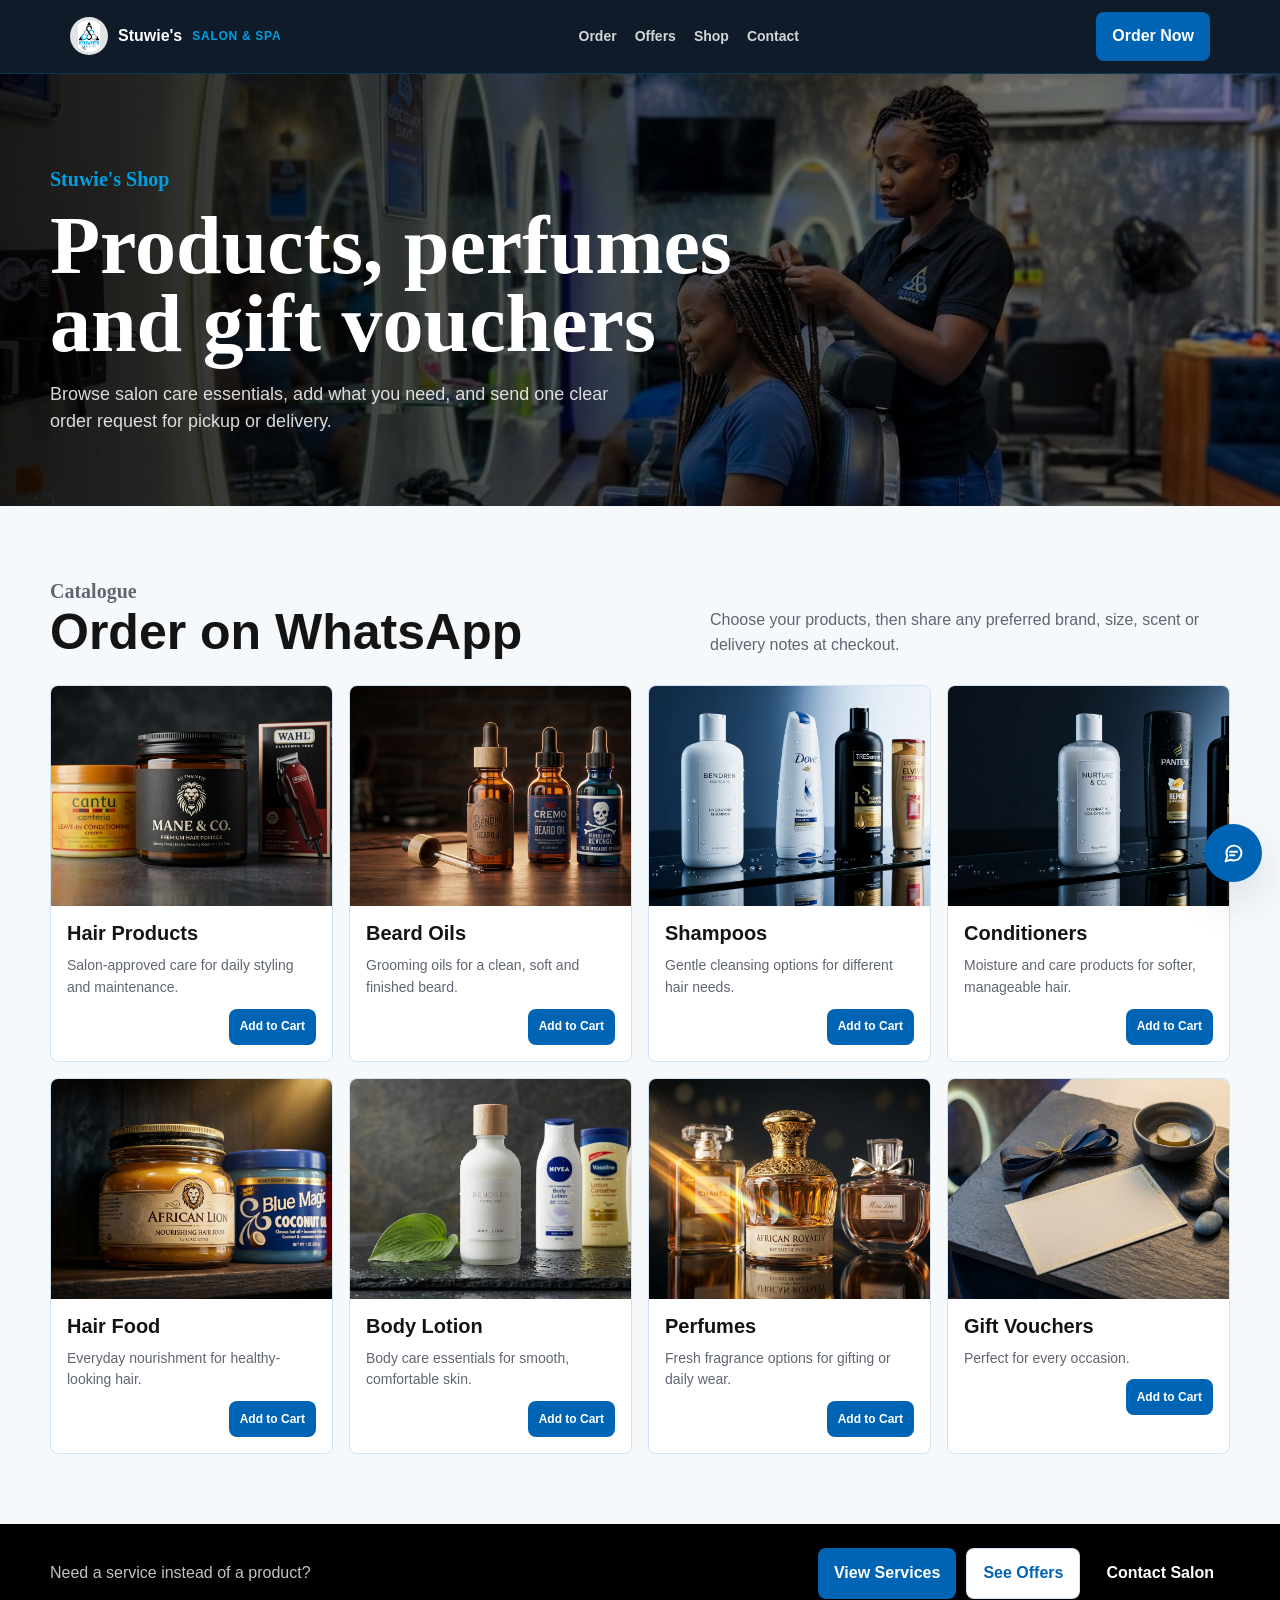
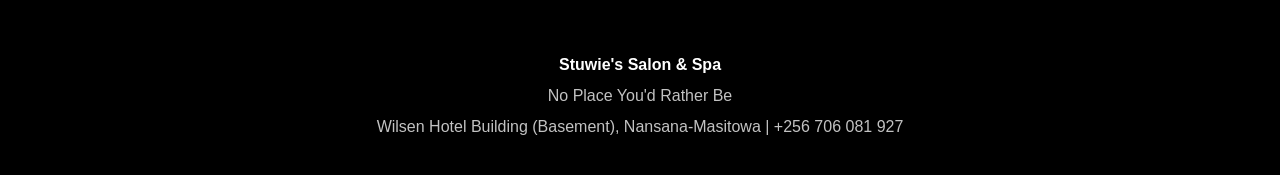
<file: shop.html>
<!DOCTYPE html>
<html lang="en">
<head>
  <meta charset="UTF-8" />
  <meta name="viewport" content="width=device-width, initial-scale=1.0" />
  <title>Shop | Stuwie's Salon & Spa</title>
  <meta name="description" content="Shop hair products, beard oils, shampoos, conditioners, hair food, body lotion, perfumes and gift vouchers from Stuwie's Salon & Spa." />
  <meta name="author" content="Solomantalgo" />
  <link rel="icon" href="assets/Stuwie LogoClare_page-0001.jpg" type="image/jpeg" />
  <style>
    :root {
      --blue: #0064b4;
      --blue-bright: #009fe3;
      --warm: #d9a15f;
      --warm-soft: #fff3df;
      --ink: #141414;
      --muted: #5f6670;
      --paper: #ffffff;
      --wash: #f5f9fc;
      --line: rgba(0, 100, 180, 0.18);
      --shadow: 0 18px 44px rgba(0, 34, 67, 0.13);
      --radius: 8px;
    }
    * { box-sizing: border-box; }
    html {
      scroll-behavior: smooth;
      overflow-x: hidden;
    }
    body {
      margin: 0;
      font-family: Inter, "Segoe UI", Arial, sans-serif;
      color: var(--ink);
      background: var(--wash);
      line-height: 1.55;
      width: 100%;
      max-width: 100%;
      overflow-x: hidden;
    }
    body > * {
      max-width: 100%;
    }
    main, section, header, footer {
      max-width: 100%;
      overflow-x: clip;
    }
    img { max-width: 100%; display: block; }
    a { color: inherit; }
    button { font: inherit; }
    .site-header {
      position: sticky;
      top: 0;
      z-index: 20;
      background: rgba(0, 13, 28, 0.94);
      border-bottom: 1px solid rgba(0, 159, 227, 0.22);
      backdrop-filter: blur(16px);
    }
    .nav {
      max-width: 1180px;
      margin: 0 auto;
      padding: 12px 20px;
      display: flex;
      align-items: center;
      justify-content: space-between;
      gap: 16px;
    }
    .brand-mark {
      display: flex;
      align-items: center;
      gap: 10px;
      text-decoration: none;
      color: white;
      font-weight: 800;
      min-width: 0;
    }
    .brand-mark img {
      width: 38px;
      height: 38px;
      object-fit: contain;
      border-radius: 50%;
      background: rgba(255,255,255,0.88);
      padding: 3px;
    }
    .brand-mark span {
      color: var(--blue-bright);
      display: block;
      font-size: 12px;
      font-weight: 700;
      letter-spacing: 0.06em;
      text-transform: uppercase;
    }
    .nav-links {
      display: flex;
      align-items: center;
      gap: 18px;
      font-size: 14px;
    }
    .nav-links a {
      color: rgba(255,255,255,0.82);
      text-decoration: none;
      font-weight: 750;
    }
    .nav-links a:hover { color: white; }
    .btn {
      border: 0;
      border-radius: var(--radius);
      padding: 12px 16px;
      display: inline-flex;
      align-items: center;
      justify-content: center;
      gap: 8px;
      min-height: 44px;
      text-decoration: none;
      font-weight: 850;
      cursor: pointer;
      transition: transform 0.22s ease, box-shadow 0.22s ease, background 0.22s ease;
    }
    .btn:hover { transform: translateY(-2px); box-shadow: 0 12px 28px rgba(0, 34, 67, 0.16); }
    .btn-primary { background: var(--blue); color: white; }
    .btn-dark { background: #000; color: white; }
    .btn-light { background: white; color: var(--blue); border: 1px solid var(--line); }
    .btn-whatsapp { background: #25d366; color: #06170c; border: 1px solid rgba(255,255,255,0.28); }
    .wa-icon {
      width: 20px;
      height: 20px;
      border-radius: 50%;
      display: inline-grid;
      place-items: center;
      background: #fff;
      color: #128c4a;
    }
    .wa-icon svg { width: 13px; height: 13px; fill: currentColor; }
    .shop-hero {
      background:
        linear-gradient(90deg, rgba(0,0,0,0.86), rgba(0,0,0,0.38)),
        url("assets/images/Hair Services (Ladies).jpg") center/cover;
      color: white;
      padding: 90px 20px 70px;
    }
    .shop-hero-inner, .section-inner {
      max-width: 1180px;
      margin: 0 auto;
    }
    .eyebrow {
      color: var(--blue-bright);
      font-size: 20px;
      font-weight: 900;
      margin: 0 0 12px;
      font-family: "Segoe Script", "Brush Script MT", cursive;
    }
    h1 {
      max-width: 760px;
      margin: 0;
      font-size: clamp(42px, 7vw, 82px);
      line-height: 0.95;
      font-family: Georgia, "Times New Roman", serif;
    }
    .shop-hero p:not(.eyebrow) {
      max-width: 560px;
      color: rgba(255,255,255,0.84);
      font-size: 18px;
      margin: 18px 0 0;
    }
    section { padding: 70px 20px; }
    .section-head {
      display: flex;
      align-items: end;
      justify-content: space-between;
      gap: 24px;
      margin-bottom: 28px;
    }
    .section-head h2 {
      margin: 0;
      font-size: clamp(30px, 4.2vw, 50px);
      line-height: 1;
    }
    .section-head p { margin: 0; max-width: 520px; color: var(--muted); }
    .product-grid {
      display: grid;
      grid-template-columns: repeat(4, 1fr);
      gap: 16px;
    }
    .product-card {
      position: relative;
      border: 1px solid var(--line);
      border-radius: var(--radius);
      background: white;
      overflow: hidden;
      transition: transform 0.28s ease, box-shadow 0.28s ease, border-color 0.28s ease;
    }
    .product-card:hover {
      transform: translateY(-5px);
      box-shadow: var(--shadow);
      border-color: rgba(0, 100, 180, 0.34);
    }
    .product-card img {
      width: 100%;
      height: 220px;
      object-fit: cover;
    }
    .product-body {
      padding: 16px;
      display: grid;
      gap: 10px;
    }
    .product-body h3 { margin: 0; font-size: 20px; line-height: 1.15; }
    .product-body p { margin: 0; color: var(--muted); font-size: 14px; }
    .product-price { display: none; }
    .product-card .btn {
      min-height: 36px;
      padding: 8px 11px;
      font-size: 12px;
      width: fit-content;
      justify-self: end;
    }
    .shop-cart {
      position: fixed;
      right: 20px;
      bottom: 20px;
      z-index: 35;
      width: min(420px, calc(100% - 40px));
      max-height: calc(100vh - 40px);
      background: rgba(0, 13, 28, 0.96);
      color: #fff;
      border: 1px solid rgba(255,255,255,0.14);
      border-radius: var(--radius);
      box-shadow: 0 24px 70px rgba(0,0,0,0.32);
      padding: 16px;
      display: none;
      gap: 14px;
      backdrop-filter: blur(14px);
    }
    .shop-cart.visible.open { display: grid; }
    .shop-cart-head {
      display: flex;
      align-items: center;
      justify-content: space-between;
      gap: 12px;
    }
    .shop-cart-head strong { font-size: 17px; }
    .icon-btn {
      border: 0;
      border-radius: 50%;
      width: 34px;
      height: 34px;
      background: rgba(255,255,255,0.12);
      color: #fff;
      cursor: pointer;
      font-size: 22px;
      line-height: 1;
    }
    .shop-cart-items {
      display: grid;
      gap: 10px;
      overflow: auto;
      max-height: 48vh;
      padding-right: 2px;
    }
    .shop-cart-row {
      display: grid;
      grid-template-columns: minmax(0, 1fr) auto;
      gap: 10px;
      padding: 10px;
      border: 1px solid rgba(255,255,255,0.12);
      border-radius: var(--radius);
      background: rgba(255,255,255,0.08);
    }
    .shop-cart-row p { margin: 2px 0 0; color: rgba(255,255,255,0.68); font-size: 12px; }
    .qty-controls { display: inline-flex; align-items: center; gap: 8px; }
    .qty-controls button {
      border: 1px solid rgba(255,255,255,0.18);
      background: transparent;
      color: #fff;
      border-radius: 50%;
      width: 28px;
      height: 28px;
      cursor: pointer;
      font-weight: 900;
    }
    .cart-toggle {
      position: fixed;
      right: 16px;
      bottom: 86px;
      z-index: 36;
      display: none;
      border: 0;
      border-radius: 999px;
      background: #000;
      color: #fff;
      box-shadow: 0 14px 34px rgba(0,0,0,0.28);
      padding: 11px 14px;
      font-weight: 900;
      cursor: pointer;
    }
    .cart-toggle.visible { display: inline-flex; align-items: center; justify-content: center; }
    .cart-toast {
      position: fixed;
      left: 50%;
      bottom: 22px;
      z-index: 60;
      transform: translate(-50%, 18px);
      opacity: 0;
      pointer-events: none;
      background: #000;
      color: #fff;
      border-radius: 999px;
      padding: 11px 16px;
      box-shadow: 0 18px 44px rgba(0,0,0,0.28);
      font-weight: 850;
      transition: opacity 0.22s ease, transform 0.22s ease;
    }
    .cart-toast.visible { opacity: 1; transform: translate(-50%, 0); }
    .order-modal {
      position: fixed;
      inset: 0;
      display: none;
      place-items: center;
      padding: 18px;
      background: rgba(0,0,0,0.62);
      z-index: 45;
    }
    .order-modal.open { display: grid; }
    .order-panel {
      width: min(720px, 100%);
      max-height: 92vh;
      overflow: auto;
      background: white;
      border-radius: var(--radius);
      box-shadow: 0 30px 80px rgba(0,0,0,0.32);
    }
    .order-head {
      background: var(--blue);
      color: white;
      padding: 20px;
      display: flex;
      justify-content: space-between;
      gap: 16px;
    }
    .order-head h2 { margin: 0; }
    .order-form {
      padding: 20px;
      display: grid;
      grid-template-columns: repeat(2, 1fr);
      gap: 14px;
    }
    .field.full, .order-summary, .form-actions { grid-column: 1 / -1; }
    label { display: block; font-weight: 850; margin-bottom: 6px; }
    input, select, textarea {
      width: 100%;
      border: 1px solid var(--line);
      border-radius: var(--radius);
      padding: 12px;
      min-height: 44px;
      background: white;
      font: inherit;
    }
    textarea { resize: vertical; }
    .location-control {
      grid-column: 1 / -1;
      display: grid;
      gap: 8px;
    }
    .location-row {
      display: grid;
      grid-template-columns: minmax(0, 1fr) auto;
      gap: 8px;
      align-items: center;
    }
    .location-row .btn {
      min-height: 44px;
      padding: 10px 12px;
      white-space: nowrap;
    }
    .location-status {
      display: none;
      align-items: center;
      gap: 8px;
      color: var(--muted);
      font-size: 12px;
      font-weight: 800;
    }
    .location-status.visible { display: flex; }
    .location-control.gps-added .location-row { display: none; }
    .location-control.gps-added .location-status {
      display: flex;
      color: #146433;
    }
    .location-status.checking::before {
      content: "";
      width: 14px;
      height: 14px;
      border-radius: 50%;
      border: 2px solid rgba(0,100,180,0.18);
      border-top-color: var(--blue);
      animation: spin 0.75s linear infinite;
      flex: 0 0 auto;
    }
    .order-summary {
      border: 1px solid var(--line);
      background: var(--wash);
      border-radius: var(--radius);
      padding: 14px;
    }
    .order-summary ul { margin: 8px 0 0; padding-left: 18px; }
    .delivery-location { display: none; }
    .delivery-location.visible { display: block; }
    .route-strip {
      background: #000;
      color: white;
      padding: 24px 20px;
    }
    .route-strip .section-inner {
      display: flex;
      flex-wrap: wrap;
      align-items: center;
      justify-content: space-between;
      gap: 16px;
    }
    .route-strip p { margin: 0; color: rgba(255,255,255,0.76); }
    .route-actions {
      display: flex;
      flex-wrap: wrap;
      gap: 10px;
    }
    footer {
      background: #000;
      color: white;
      padding: 30px 20px;
      text-align: center;
    }
    footer p { margin: 6px 0; color: rgba(255,255,255,0.76); }
    .fab {
      position: fixed;
      right: 18px;
      bottom: 18px;
      z-index: 30;
      display: grid;
      gap: 10px;
      justify-items: end;
    }
    .fab-options {
      display: flex;
      gap: 8px;
      flex-direction: column;
      opacity: 0;
      transform: translateY(12px);
      pointer-events: none;
      transition: opacity 0.22s ease, transform 0.22s ease;
    }
    .fab.open .fab-options { opacity: 1; transform: translateY(0); pointer-events: auto; }
    .fab-toggle, .fab-icon-btn {
      border-radius: 50%;
      padding: 0;
      box-shadow: var(--shadow);
    }
    .fab-toggle { width: 58px; height: 58px; }
    .fab-icon-btn { width: 48px; height: 48px; }
    .fab svg {
      width: 21px;
      height: 21px;
      stroke: currentColor;
      stroke-width: 2.25;
      fill: none;
      stroke-linecap: round;
      stroke-linejoin: round;
    }
    .fab-label {
      position: absolute;
      right: 58px;
      min-width: max-content;
      border-radius: 999px;
      background: rgba(0, 13, 28, 0.9);
      color: white;
      padding: 7px 10px;
      font-size: 12px;
      font-weight: 850;
      opacity: 0;
      transform: translateX(8px);
      pointer-events: none;
      transition: opacity 0.2s ease, transform 0.2s ease;
    }
    .fab-action {
      position: relative;
      display: inline-flex;
      align-items: center;
      justify-content: center;
    }
    .fab-action:hover .fab-label,
    .fab-action:focus-visible .fab-label {
      opacity: 1;
      transform: translateX(0);
    }
    @media (max-width: 900px) {
      .nav-links { display: none; }
      .product-grid { grid-template-columns: repeat(2, 1fr); }
      .section-head { display: block; }
      .section-head p { margin-top: 10px; }
    }
    @media (max-width: 620px) {
      .nav {
        width: 100%;
        min-width: 0;
        padding-left: 14px;
        padding-right: 14px;
      }
      .brand-mark {
        flex: 1 1 auto;
        max-width: calc(100% - 118px);
        overflow: hidden;
        white-space: nowrap;
      }
      .brand-mark span { display: none; }
      .nav > .btn {
        flex: 0 0 auto;
        padding: 10px 12px;
      }
      section { padding: 54px 16px; }
      .shop-hero { padding: 82px 16px 58px; }
      .product-grid { grid-template-columns: 1fr; }
      .product-card img { height: 210px; }
      .order-form { grid-template-columns: 1fr; }
      .location-row { grid-template-columns: 1fr; }
      .field.full, .order-summary, .form-actions { grid-column: auto; }
      .shop-cart {
        left: 12px;
        right: 12px;
        bottom: 12px;
        width: auto;
        max-height: min(70vh, 520px);
        overflow: hidden;
        align-content: start;
      }
      .shop-cart-items {
        max-height: min(42vh, 280px);
        padding-bottom: 74px;
      }
      .fab { right: 14px; bottom: 14px; }
      .fab.open .fab-label {
        opacity: 1;
        transform: translateX(0);
      }
    }
  .service-cart-global{position:fixed;left:16px;bottom:16px;z-index:1000;display:inline-flex;align-items:center;gap:7px;min-height:48px;padding:10px 16px;border-radius:999px;background:#0064b4;color:#fff;text-decoration:none;font-weight:900;box-shadow:0 14px 34px rgba(0,0,0,.28);touch-action:manipulation}.service-cart-global span{display:inline-grid;place-items:center;min-width:24px;height:24px;padding:0 6px;border-radius:999px;background:#fff;color:#0064b4;font-size:12px}
</style>
</head>
<body>
  <header class="site-header">
    <nav class="nav" aria-label="Primary navigation">
      <a class="brand-mark" href="index.html#top"><img src="assets/Stuwie LogoClare_page-0001.jpg" alt="" aria-hidden="true" />Stuwie's <span>Salon & Spa</span></a>
      <div class="nav-links">
        <a href="shop.html#catalogue">Order</a>
        <a href="index.html#offers">Offers</a>
        <a href="shop.html">Shop</a>
        <a href="index.html#contact">Contact</a>
      </div>
      <button class="btn btn-primary order-now" type="button">Order Now</button>
    </nav>
  </header>

  <main>
    <section class="shop-hero">
      <div class="shop-hero-inner">
        <p class="eyebrow">Stuwie's Shop</p>
        <h1>Products, perfumes and gift vouchers</h1>
        <p>Browse salon care essentials, add what you need, and send one clear order request for pickup or delivery.</p>
      </div>
    </section>

    <section id="catalogue">
      <div class="section-inner">
        <div class="section-head">
          <div><p class="eyebrow">Catalogue</p><h2>Order on WhatsApp</h2></div>
          <p>Choose your products, then share any preferred brand, size, scent or delivery notes at checkout.</p>
        </div>
        <div class="product-grid">
          <article class="product-card" data-product="Hair Products"><img src="assets/Products/hairProducts.png" alt="Hair products" loading="lazy" decoding="async" /><div class="product-body"><h3>Hair Products</h3><p>Salon-approved care for daily styling and maintenance.</p><button class="btn btn-primary product-order" type="button">Add to Cart</button></div></article>
          <article class="product-card" data-product="Beard Oils"><img src="assets/Products/Beardoil.png" alt="Beard oils" loading="lazy" decoding="async" /><div class="product-body"><h3>Beard Oils</h3><p>Grooming oils for a clean, soft and finished beard.</p><button class="btn btn-primary product-order" type="button">Add to Cart</button></div></article>
          <article class="product-card" data-product="Shampoos"><img src="assets/Products/shampoo.png" alt="Shampoos" loading="lazy" decoding="async" /><div class="product-body"><h3>Shampoos</h3><p>Gentle cleansing options for different hair needs.</p><button class="btn btn-primary product-order" type="button">Add to Cart</button></div></article>
          <article class="product-card" data-product="Conditioners"><img src="assets/Products/conditioners.png" alt="Conditioners" loading="lazy" decoding="async" /><div class="product-body"><h3>Conditioners</h3><p>Moisture and care products for softer, manageable hair.</p><button class="btn btn-primary product-order" type="button">Add to Cart</button></div></article>
          <article class="product-card" data-product="Hair Food"><img src="assets/Products/HairFood.png" alt="Hair food" loading="lazy" decoding="async" /><div class="product-body"><h3>Hair Food</h3><p>Everyday nourishment for healthy-looking hair.</p><button class="btn btn-primary product-order" type="button">Add to Cart</button></div></article>
          <article class="product-card" data-product="Body Lotion"><img src="assets/Products/BodyLotion.png" alt="Body lotion" loading="lazy" decoding="async" /><div class="product-body"><h3>Body Lotion</h3><p>Body care essentials for smooth, comfortable skin.</p><button class="btn btn-primary product-order" type="button">Add to Cart</button></div></article>
          <article class="product-card" data-product="Perfumes"><img src="assets/Products/Perfumes.png" alt="Perfumes" loading="lazy" decoding="async" /><div class="product-body"><h3>Perfumes</h3><p>Fresh fragrance options for gifting or daily wear.</p><button class="btn btn-primary product-order" type="button">Add to Cart</button></div></article>
          <article class="product-card" data-product="Gift Vouchers"><img src="assets/Products/gift-vouchers.png" alt="Gift vouchers" loading="lazy" decoding="async" /><div class="product-body"><h3>Gift Vouchers</h3><p>Perfect for every occasion.</p><button class="btn btn-primary product-order" type="button">Add to Cart</button></div></article>
        </div>
      </div>
    </section>

    <div class="route-strip">
      <div class="section-inner">
        <p>Need a service instead of a product?</p>
        <div class="route-actions">
          <a class="btn btn-primary" href="services.html">View Services</a>
          <a class="btn btn-light" href="index.html#offers">See Offers</a>
          <a class="btn btn-dark" href="index.html#contact">Contact Salon</a>
        </div>
      </div>
    </div>
  </main>

  <div class="fab" id="fab">
    <div class="fab-options">
      <a class="btn btn-primary fab-icon-btn fab-action" href="shop.html#catalogue" aria-label="Order products"><span class="fab-label">Order</span><svg viewBox="0 0 24 24" aria-hidden="true"><path d="M6 2 3 6v14a2 2 0 0 0 2 2h14a2 2 0 0 0 2-2V6l-3-4Z"></path><path d="M3 6h18"></path><path d="M16 10a4 4 0 0 1-8 0"></path></svg></a>
      <a class="btn btn-whatsapp fab-icon-btn fab-action" href="https://wa.me/256706081927?text=Hello%20Stuwie%27s%20Salon%20%26%20Spa%2C%20I%27d%20like%20to%20order%20a%20product." target="_blank" rel="noreferrer" aria-label="WhatsApp Stuwie's"><span class="fab-label">WhatsApp</span><svg viewBox="0 0 24 24" aria-hidden="true"><path d="M20 11.5a8 8 0 0 1-11.8 7l-3.7 1 1-3.6A8 8 0 1 1 20 11.5Z"></path><path d="M9 8.8c.2 3 2.3 5.1 5.2 5.8l1.5-1.2"></path></svg></a>
      <a class="btn btn-dark fab-icon-btn fab-action" href="tel:+256706081927" aria-label="Call Stuwie's"><span class="fab-label">Call</span><svg viewBox="0 0 24 24" aria-hidden="true"><path d="M22 16.9v3a2 2 0 0 1-2.2 2A19.8 19.8 0 0 1 3.1 5.2 2 2 0 0 1 5.1 3h3a2 2 0 0 1 2 1.7l.5 2.8a2 2 0 0 1-.6 1.8l-1.3 1.3a16 16 0 0 0 4.7 4.7l1.3-1.3a2 2 0 0 1 1.8-.6l2.8.5a2 2 0 0 1 1.7 2Z"></path></svg></a>
      <a class="btn btn-light fab-icon-btn fab-action" href="https://www.google.com/maps/search/?api=1&query=Wilsen%20Hotel%20Nansana%20Masitowa%20Wilsen%20Mall" target="_blank" rel="noreferrer" aria-label="Get directions"><span class="fab-label">Directions</span><svg viewBox="0 0 24 24" aria-hidden="true"><path d="M12 22s7-5.3 7-12a7 7 0 0 0-14 0c0 6.7 7 12 7 12Z"></path><circle cx="12" cy="10" r="2.5"></circle></svg></a>
    </div>
    <button class="btn btn-primary fab-toggle" id="fabToggle" type="button" aria-expanded="false" aria-label="Open quick actions"><svg viewBox="0 0 24 24" aria-hidden="true"><path d="M21 11.5a8.4 8.4 0 0 1-.9 3.8 8.5 8.5 0 0 1-7.6 4.7 8.4 8.4 0 0 1-3.8-.9L3 21l1.9-5.7a8.4 8.4 0 0 1-.9-3.8 8.5 8.5 0 0 1 4.7-7.6 8.4 8.4 0 0 1 3.8-.9h.5a8.5 8.5 0 0 1 8 8z"></path><path d="M8 10h8M8 14h5"></path></svg></button>
  </div>

  <aside class="shop-cart" id="shopCart" aria-live="polite">
    <div class="shop-cart-head">
      <strong>Product cart</strong>
      <button class="icon-btn" id="shopCartClose" type="button" aria-label="Close cart">&times;</button>
    </div>
    <div class="cart-meta" id="shopCartMeta"></div>
    <div class="shop-cart-items" id="shopCartItems"></div>
    <button class="btn btn-primary" id="shopCheckout" type="button">Checkout Order</button>
  </aside>

  <button class="cart-toggle" id="shopCartToggle" type="button" aria-expanded="false">Cart 0</button>
  <div class="cart-toast" id="cartToast" role="status" aria-live="polite"></div>

  <div class="order-modal" id="orderModal" aria-hidden="true">
    <div class="order-panel" role="dialog" aria-modal="true" aria-labelledby="orderTitle">
      <div class="order-head">
        <div>
          <p class="eyebrow" style="color:white;margin-bottom:5px;">Product Order</p>
          <h2 id="orderTitle">Complete Your Order Request</h2>
        </div>
        <button class="icon-btn" id="orderClose" type="button" aria-label="Close order form">&times;</button>
      </div>
      <form class="order-form" id="orderForm">
        <div class="field"><label for="customerName">Customer Name</label><input id="customerName" name="name" required autocomplete="name" /></div>
        <div class="field"><label for="customerPhone">Phone / WhatsApp</label><input id="customerPhone" name="phone" type="tel" placeholder="+256 700 123 456" required autocomplete="tel" /></div>
        <div class="field full"><label for="customerEmail">Email</label><input id="customerEmail" name="email" type="email" placeholder="you@example.com" required autocomplete="email" /></div>
        <div class="location-control">
          <label for="customerLocation">Location <span style="font-weight:700;color:var(--muted);">(optional)</span></label>
          <div class="location-row">
            <input id="customerLocation" name="location" placeholder="Type area / landmark, or use GPS" autocomplete="address-level2" />
            <button class="btn btn-light use-gps" id="useGpsLocation" type="button">Use GPS</button>
          </div>
          <input id="customerLocationCoords" name="location_coords" type="hidden" />
          <div class="location-status" id="locationStatus" role="status" aria-live="polite"></div>
        </div>
        <div class="field"><label for="fulfillment">Pickup / Delivery</label><select id="fulfillment" name="fulfillment"><option>Pickup at salon</option><option>Delivery</option></select></div>
        <div class="field delivery-location" id="deliveryLocationField"><label for="deliveryLocation">Delivery Location</label><input id="deliveryLocation" name="delivery_location" placeholder="Area, landmark or address" /></div>
        <div class="order-summary"><strong>Selected products</strong><ul id="orderSummaryList"></ul></div>
        <div class="field full"><label for="orderNotes">Notes</label><textarea id="orderNotes" name="notes" rows="4" placeholder="Preferred brand, size, scent, quantity details or delivery notes"></textarea></div>
        <div class="form-actions"><button class="btn btn-primary" id="sendOrderRequest" type="submit">Send Order Request</button></div>
      </form>
    </div>
  </div>

  <footer>
    <strong>Stuwie's Salon & Spa</strong>
    <p>No Place You'd Rather Be</p>
    <p>Wilsen Hotel Building (Basement), Nansana-Masitowa | +256 706 081 927</p>
  </footer>

  <script src="config.js"></script>
  <script>
    const SALON_WHATSAPP = "256706081927";
    const SALON_EMAIL = "stuwiessalonandspa@gmail.com";
    const SALON_ADDRESS = "Wilsen Hotel Building (Basement), Nansana-Masitowa";
    const ORDER_WEB_APP_URL = window.STUWIES_CONFIG?.webAppUrl || "";
    const SHOP_CART_KEY = "stuwiesShopCart";
    let shopCart = loadShopCart();

    function loadShopCart() {
      try {
        const items = JSON.parse(localStorage.getItem(SHOP_CART_KEY) || "[]");
        return Array.isArray(items) ? items.filter((item) => item && item.name).map((item) => ({
          name: item.name,
          qty: Math.max(1, Number(item.qty) || 1)
        })) : [];
      } catch (error) {
        return [];
      }
    }
    function saveShopCart() {
      try {
        localStorage.setItem(SHOP_CART_KEY, JSON.stringify(shopCart));
      } catch (error) {}
    }
    function clearShopCart() {
      shopCart = [];
      try {
        localStorage.removeItem(SHOP_CART_KEY);
      } catch (error) {}
    }
    function showCartToast(message) {
      const toast = document.getElementById("cartToast");
      toast.textContent = message;
      toast.classList.add("visible");
      window.clearTimeout(showCartToast.timeout);
      showCartToast.timeout = window.setTimeout(() => toast.classList.remove("visible"), 1800);
    }
    function addProduct(product) {
      const existing = shopCart.find((item) => item.name === product.name);
      if (existing) {
        existing.qty += 1;
        showCartToast(`${product.name} quantity updated`);
      } else {
        shopCart.push({ ...product, qty: 1 });
        showCartToast(`${product.name} added`);
      }
      saveShopCart();
      renderShopCart();
    }
    function updateQty(name, delta) {
      const item = shopCart.find((product) => product.name === name);
      if (!item) return;
      item.qty += delta;
      if (item.qty <= 0) shopCart = shopCart.filter((product) => product.name !== name);
      saveShopCart();
      renderShopCart();
      renderOrderSummary();
    }
    function cartCount() {
      return shopCart.reduce((sum, item) => sum + item.qty, 0);
    }
    function renderShopCart() {
      const cart = document.getElementById("shopCart");
      const toggle = document.getElementById("shopCartToggle");
      const items = document.getElementById("shopCartItems");
      const meta = document.getElementById("shopCartMeta");
      const count = cartCount();
      cart.classList.toggle("visible", count > 0);
      if (!count) cart.classList.remove("open");
      toggle.classList.toggle("visible", count > 0);
      toggle.textContent = `Cart ${count}`;
      toggle.setAttribute("aria-expanded", String(cart.classList.contains("open")));
      meta.textContent = count ? `${count} product${count === 1 ? "" : "s"} selected - checkout to send request` : "No products selected";
      items.innerHTML = "";
      shopCart.forEach((item) => {
        const row = document.createElement("div");
        row.className = "shop-cart-row";
        row.innerHTML = `<div><strong>${item.name}</strong></div><div class="qty-controls"><button type="button" aria-label="Reduce ${item.name}">-</button><span>${item.qty}</span><button type="button" aria-label="Add ${item.name}">+</button></div>`;
        const [minus, plus] = row.querySelectorAll("button");
        minus.addEventListener("click", () => updateQty(item.name, -1));
        plus.addEventListener("click", () => updateQty(item.name, 1));
        items.appendChild(row);
      });
    }
    function renderOrderSummary() {
      const list = document.getElementById("orderSummaryList");
      list.innerHTML = "";
      shopCart.forEach((item) => {
        const li = document.createElement("li");
        li.textContent = `${item.qty} x ${item.name}`;
        list.appendChild(li);
      });
    }
    function openCart() {
      if (!shopCart.length) {
        document.getElementById("catalogue").scrollIntoView({ behavior: "smooth" });
        return;
      }
      document.getElementById("shopCart").classList.add("open");
      renderShopCart();
    }
    function closeCart() {
      document.getElementById("shopCart").classList.remove("open");
      renderShopCart();
    }
    function openOrder() {
      if (!shopCart.length) {
        showCartToast("Add a product first");
        return;
      }
      renderOrderSummary();
      document.getElementById("orderModal").classList.add("open");
      document.getElementById("orderModal").setAttribute("aria-hidden", "false");
      document.body.style.overflow = "hidden";
    }
    function closeOrder() {
      document.getElementById("orderModal").classList.remove("open");
      document.getElementById("orderModal").setAttribute("aria-hidden", "true");
      document.body.style.overflow = "";
    }
    function orderItemsText() {
      return shopCart.map((item, index) => `${index + 1}. ${item.qty} x ${item.name}`).join("\n");
    }
    function locationLink(coords) {
      return coords ? `https://www.google.com/maps?q=${encodeURIComponent(coords)}` : "";
    }
    function locationValue(location, coords) {
      if (coords) return "Location";
      return location || "None";
    }
    function locationHtml(data) {
      const link = locationLink(data.locationCoords);
      if (link) return `<a href="${link}" target="_blank" rel="noreferrer">Location</a>`;
      return data.location || "None";
    }
    function setupGpsLocation() {
      const button = document.getElementById("useGpsLocation");
      const input = document.getElementById("customerLocation");
      const coordsInput = document.getElementById("customerLocationCoords");
      const status = document.getElementById("locationStatus");
      const control = button.closest(".location-control");
      if (!button || !input || !coordsInput || !status || !control) return;
      button.addEventListener("click", () => {
        if (!navigator.geolocation) {
          status.className = "location-status visible";
          status.textContent = "GPS is not available on this device. You can type your area instead.";
          return;
        }
        button.disabled = true;
        status.className = "location-status visible checking";
        status.textContent = "Checking your location...";
        navigator.geolocation.getCurrentPosition((position) => {
          const coords = `${position.coords.latitude.toFixed(6)},${position.coords.longitude.toFixed(6)}`;
          coordsInput.value = coords;
          input.value = "Location";
          control.classList.add("gps-added");
          status.className = "location-status visible";
          status.textContent = "Live location added.";
          button.disabled = false;
        }, () => {
          status.className = "location-status visible";
          status.textContent = "Location was not shared. You can type your area instead.";
          button.disabled = false;
        }, { enableHighAccuracy: true, timeout: 12000, maximumAge: 60000 });
      });
      input.addEventListener("input", () => {
        if (input.value.trim() !== "Location") {
          coordsInput.value = "";
          control.classList.remove("gps-added");
        }
      });
    }
    setupGpsLocation();
    function resetGpsLocationState() {
      document.querySelectorAll(".location-control.gps-added").forEach((control) => control.classList.remove("gps-added"));
      const status = document.getElementById("locationStatus");
      if (status) {
        status.className = "location-status";
        status.textContent = "";
      }
    }
    function shopOrderUrl(data) {
      let message = "Hello Stuwie's Salon & Spa, I'd like to place a product order.\n\n";
      message += `*Name:* ${data.name}\n*Phone:* ${data.phone}\n*Email:* ${data.email}\n`;
      message += `*Location:* ${locationValue(data.location, data.locationCoords)}\n`;
      if (data.locationCoords) message += `${locationLink(data.locationCoords)}\n`;
      message += `*Fulfillment:* ${data.fulfillment}\n`;
      if (data.deliveryLocation) message += `*Delivery Location:* ${data.deliveryLocation}\n`;
      message += "*Products:*\n" + orderItemsText() + "\n";
      message += "Please confirm available brands, sizes or scents for the selected products.\n";
      if (data.notes) message += `*Notes:* ${data.notes}\n`;
      return `https://wa.me/${SALON_WHATSAPP}?text=${encodeURIComponent(message)}`;
    }
    function customerCallUrl(data) {
      let digits = String(data.phone || "").replace(/\D/g, "");
      if (digits.startsWith("0")) digits = `256${digits.slice(1)}`;
      return digits ? `tel:+${digits}` : "#";
    }
    function buildOrderHtmlEmail(data) {
      const rows = [
        ["Customer", data.name],
        ["Phone", data.phone],
        ["Email", data.email],
        ["Location", locationHtml(data)],
        ["Fulfillment", data.fulfillment],
        ["Delivery Location", data.deliveryLocation || "N/A"],
        ["Products", orderItemsText().replace(/\n/g, "<br>")],
        ["Notes", data.notes || "N/A"]
      ].map(([label, value]) => `<tr><th style="text-align:left;padding:12px;border:1px solid #d7e6f2;background:#f5f9fc;width:42%;">${label}</th><td style="padding:12px;border:1px solid #d7e6f2;">${value}</td></tr>`).join("");
      return `<!doctype html><html><body style="margin:0;padding:0;background:#f5f9fc;font-family:Arial,sans-serif;color:#141414;"><table role="presentation" width="100%" cellspacing="0" cellpadding="0" style="background:#f5f9fc;padding:24px;"><tr><td align="center"><table role="presentation" width="620" cellspacing="0" cellpadding="0" style="max-width:620px;width:100%;background:#ffffff;border-collapse:collapse;"><tr><td style="background:#0064b4;color:#ffffff;padding:22px 24px;"><h1 style="margin:0;font-size:24px;">Stuwie's Salon & Spa</h1><p style="margin:6px 0 0;font-size:15px;">New product order request</p></td></tr><tr><td style="padding:24px;"><table width="100%" cellspacing="0" cellpadding="0" style="border-collapse:collapse;">${rows}</table><p style="margin:24px 0 0;"><a href="${customerCallUrl(data)}" style="display:inline-block;background:#000;color:#ffffff;text-decoration:none;padding:13px 18px;border-radius:6px;font-weight:bold;">&#9742; Call Customer</a></p></td></tr><tr><td style="background:#000;color:#ffffff;padding:16px 24px;font-size:13px;">Ordered via website - ${SALON_ADDRESS}</td></tr></table></td></tr></table><\/body><\/html>`;
    }

    document.addEventListener("click", (event) => {
      const button = event.target.closest(".product-order");
      if (!button) return;
      event.preventDefault();
      const card = button.closest(".product-card");
      if (!card) return;
      addProduct({ name: card.dataset.product || card.querySelector("h3").textContent.trim() });
    });
    document.querySelectorAll(".order-now").forEach((button) => button.addEventListener("click", openCart));
    document.getElementById("shopCartToggle").addEventListener("click", () => {
      document.getElementById("shopCart").classList.toggle("open");
      renderShopCart();
    });
    document.getElementById("shopCartClose").addEventListener("click", closeCart);
    document.getElementById("shopCheckout").addEventListener("click", openOrder);
    document.getElementById("orderClose").addEventListener("click", closeOrder);
    document.getElementById("orderModal").addEventListener("click", (event) => { if (event.target.id === "orderModal") closeOrder(); });
    document.getElementById("fulfillment").addEventListener("change", (event) => {
      document.getElementById("deliveryLocationField").classList.toggle("visible", event.target.value === "Delivery");
    });
    document.getElementById("orderForm").addEventListener("submit", async (event) => {
      event.preventDefault();
      const submitButton = document.getElementById("sendOrderRequest");
      const data = {
        name: document.getElementById("customerName").value.trim(),
        phone: document.getElementById("customerPhone").value.trim(),
        email: document.getElementById("customerEmail").value.trim(),
        location: document.getElementById("customerLocation").value.trim(),
        locationCoords: document.getElementById("customerLocationCoords").value.trim(),
        fulfillment: document.getElementById("fulfillment").value,
        deliveryLocation: document.getElementById("deliveryLocation").value.trim(),
        notes: document.getElementById("orderNotes").value.trim()
      };
      if (!data.name || !data.phone || !data.email || !shopCart.length) {
        alert("Please enter your name, phone, email and at least one product.");
        return;
      }
      if (data.fulfillment === "Delivery" && !data.deliveryLocation) {
        alert("Please enter the delivery location.");
        return;
      }
      if (!/^[^\s@]+@[^\s@]+\.[^\s@]+$/.test(data.email)) {
        alert("Please enter a valid email address.");
        return;
      }
      submitButton.disabled = true;
      submitButton.textContent = "Sending...";
      const htmlEmail = buildOrderHtmlEmail(data);
      const payload = {
        submitted_at: new Date().toISOString(),
        type: "Product order",
        customer_name: data.name,
        customer_phone: data.phone,
        customer_email: data.email,
        customer_location: locationValue(data.location, data.locationCoords),
        customer_location_link: locationLink(data.locationCoords),
        service: "Product order",
        selected_items: orderItemsText(),
        preferred_date: "",
        preferred_time: "",
        notes: `${data.fulfillment}${data.deliveryLocation ? ` - ${data.deliveryLocation}` : ""}${data.notes ? `\n${data.notes}` : ""}`,
        html_email: htmlEmail,
        raw_items: shopCart
      };
      try {
        await fetch(ORDER_WEB_APP_URL, {
          method: "POST",
          mode: "no-cors",
          headers: { "Content-Type": "text/plain;charset=utf-8" },
          body: JSON.stringify(payload)
        });
      } catch (error) {
        console.info("Order email notification could not be sent.", error);
      }
      window.open(shopOrderUrl(data), "_blank");
      clearShopCart();
      renderShopCart();
      closeOrder();
      event.target.reset();
      resetGpsLocationState();
      document.getElementById("deliveryLocationField").classList.remove("visible");
      submitButton.disabled = false;
      submitButton.textContent = "Send Order Request";
    });
    renderShopCart();
    document.getElementById("fabToggle").addEventListener("click", () => {
      const fab = document.getElementById("fab");
      const isOpen = fab.classList.toggle("open");
      document.getElementById("fabToggle").setAttribute("aria-expanded", String(isOpen));
    });
  </script>
  <a class="service-cart-global" id="globalServiceCart" href="bookings.html" aria-label="Open service cart" style="display: none">Service Cart <span id="globalServiceCartCount">0</span></a>
  <script>
    (() => {
      const key = "stuwiesBookingCart";
      const updateServiceCartCount = () => {
        let items = [];
        try { items = JSON.parse(localStorage.getItem(key) || "[]"); } catch (error) {}
        const count = Array.isArray(items) ? items.length : 0;
        document.getElementById("globalServiceCart").style.display = count > 0 ? "inline-flex" : "none";
        document.getElementById("globalServiceCartCount").textContent = String(count);
        document.getElementById("globalServiceCart").setAttribute("aria-label", "Open service cart with " + count + " selected service" + (count === 1 ? "" : "s"));
      };
      updateServiceCartCount();
      window.addEventListener("pageshow", updateServiceCartCount);
      window.addEventListener("storage", (event) => { if (event.key === key || event.key === null) updateServiceCartCount(); });
    })();
  </script>
</body>
</html>
</file>
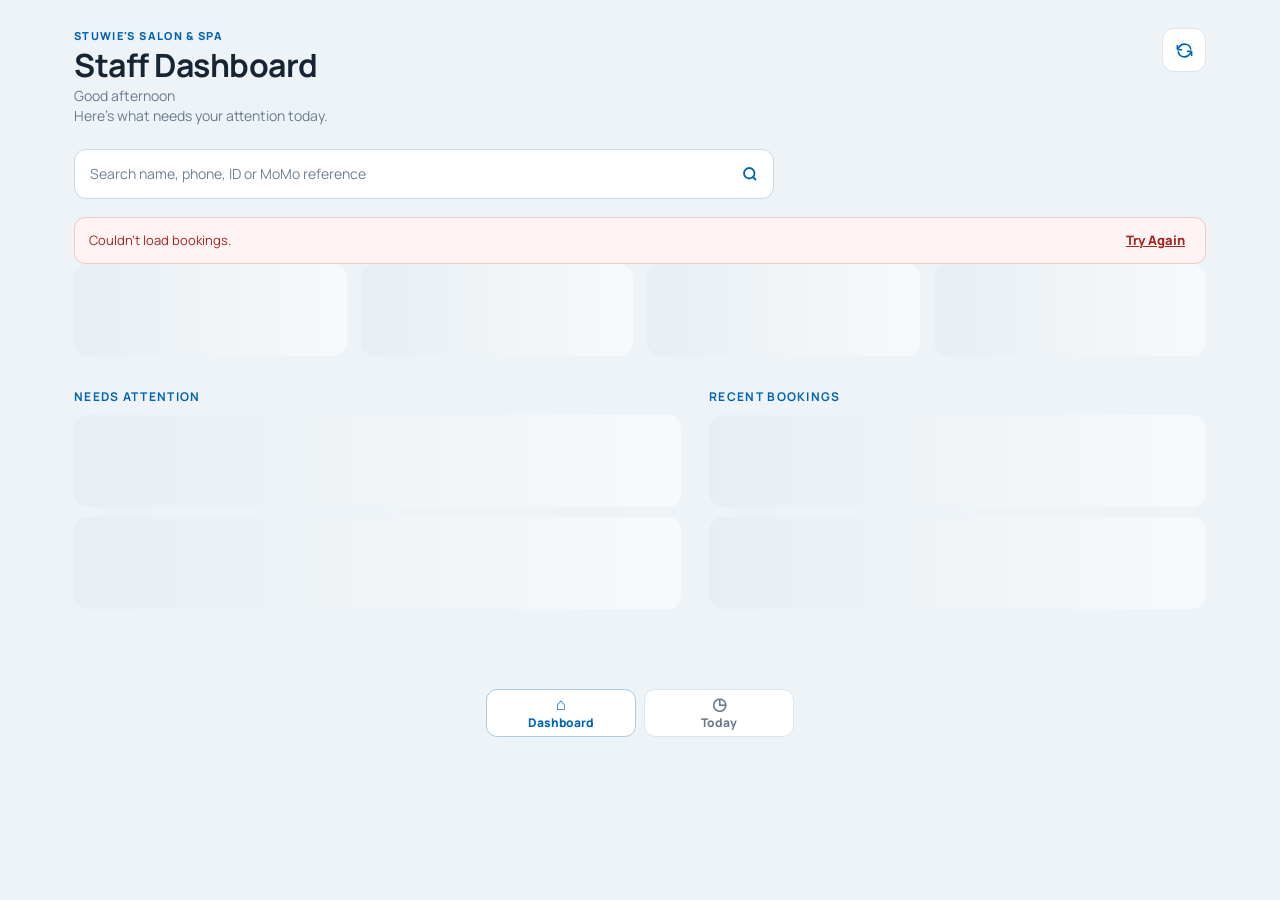
<file: staff.html>
<!doctype html>
<html lang="en">
<head>
  <meta charset="utf-8">
  <meta name="viewport" content="width=device-width, initial-scale=1">
  <title>Staff Dashboard | Stuwie's Salon &amp; Spa</title>
  <link rel="preconnect" href="https://fonts.googleapis.com">
  <link rel="preconnect" href="https://fonts.gstatic.com" crossorigin>
  <link href="https://fonts.googleapis.com/css2?family=Manrope:wght@400;500;600;700;800&display=swap" rel="stylesheet">
  <style>
    :root{--blue:#0064b4;--navy:#16304a;--ink:#172433;--muted:#6b7b8d;--line:#dce6ef;--wash:#eef3f8;--card:#fff;--green:#147d3f;--amber:#9a6418;--red:#a42620}
    *{box-sizing:border-box}body{margin:0;min-height:100vh;background:var(--wash);color:var(--ink);font:14px/1.45 Manrope,Arial,sans-serif}button,input{font:inherit}button{cursor:pointer}button:focus-visible,a:focus-visible,input:focus-visible{outline:3px solid #9bd3f5;outline-offset:2px}
    .shell{width:min(1180px,100%);margin:0 auto;padding:18px 14px 100px}.app-header{display:flex;align-items:flex-start;justify-content:space-between;gap:16px;margin-bottom:18px}.eyebrow,.section-label{font-size:11px;font-weight:800;letter-spacing:1.35px;color:var(--blue)}h1{margin:4px 0 3px;font-size:26px;line-height:1.1;letter-spacing:-.5px}h2{margin:0;font-size:16px}p{margin:0}.intro{color:var(--muted)}.refresh{display:grid;place-items:center;width:44px;height:44px;border:1px solid var(--line);border-radius:12px;background:#fff;color:var(--blue)}.refresh svg{width:19px}.refresh.loading svg{animation:spin .8s linear infinite}@keyframes spin{to{transform:rotate(360deg)}}
    .search{position:relative;margin-bottom:18px}.search input{display:block;width:100%;height:50px;padding:0 52px 0 15px;border:1px solid #cbd9e5;border-radius:12px;background:#fff;color:var(--ink);font-size:14px}.search input::placeholder{color:#718195;opacity:1}.search button{position:absolute;top:1px;right:1px;display:grid;place-items:center;width:46px;height:48px;border:0;border-radius:0 11px 11px 0;background:transparent;color:var(--blue)}.search button svg{width:18px}.search button span{position:absolute;width:1px;height:1px;overflow:hidden;clip:rect(0 0 0 0);white-space:nowrap}
    .summary{display:grid;grid-template-columns:repeat(2,minmax(0,1fr));gap:10px;margin-bottom:24px}.kpi{min-height:92px;padding:14px;border:1px solid var(--line);border-radius:14px;background:#fff;text-align:left;color:var(--ink)}.kpi.active{border-color:var(--blue);box-shadow:0 0 0 2px rgba(0,100,180,.12)}.kpi-top{display:flex;align-items:center;justify-content:space-between;gap:8px;color:var(--muted);font-size:12px;font-weight:700}.kpi-icon{display:grid;place-items:center;width:27px;height:27px;border-radius:9px;background:#e8f4fc;color:var(--blue)}.kpi-number{display:block;margin-top:8px;font-size:25px;line-height:1;font-weight:800}.kpi.pending{background:#fffaf1}.kpi.pending .kpi-icon{background:#fff0d2;color:var(--amber)}.kpi.attention{background:#fffaf1}.kpi.attention .kpi-icon{background:#fff0d2;color:var(--amber)}.kpi.confirmed{background:#f5fbf7}.kpi.confirmed .kpi-icon{background:#e1f4e8;color:var(--green)}
    .section{margin-top:22px}.section-head{display:flex;justify-content:space-between;align-items:center;gap:12px;margin-bottom:10px}.section-head h2{font-size:12px;letter-spacing:1.3px;color:var(--blue)}.updated{font-size:11px;color:var(--muted)}.list{display:grid;gap:10px}.booking-card{display:block;width:100%;padding:13px 15px;text-decoration:none;cursor:pointer;text-align:left;border:1px solid var(--line);border-radius:14px;background:var(--card);box-shadow:0 5px 15px rgba(30,70,105,.04);color:var(--ink)}.booking-card:hover{border-color:#a9cce4}.booking-card,.booking-card *{text-decoration:none}.card-head{display:flex;justify-content:space-between;align-items:flex-start;gap:10px}.customer{font-size:16px;font-weight:800;line-height:1.2}.service{margin-top:3px;color:var(--muted);font-size:13px}.appointment{display:flex;align-items:center;gap:7px;margin-top:10px;color:#334c62;font-weight:700;font-size:13px}.appointment svg{width:16px;color:var(--blue);flex:none}.card-foot{display:flex;justify-content:space-between;align-items:center;gap:10px;margin-top:10px;padding-top:9px;border-top:1px solid #edf1f5;color:var(--muted);font-size:12px}.payment-line{min-width:0;overflow-wrap:anywhere}.card-action{color:var(--blue);font-weight:800;white-space:nowrap;font-size:12px}.arrow{color:var(--blue);font-weight:800;white-space:nowrap}.pills{display:flex;flex-wrap:wrap;justify-content:flex-end;gap:5px}.pill{display:inline-flex;align-items:center;min-height:23px;padding:3px 8px;border-radius:999px;background:#eaf4fb;color:#145b88;font-size:10px;font-weight:800;white-space:nowrap}.pill.new,.pill.pending,.pill.awaiting-payment,.pill.payment-initiated,.pill.mismatch{background:#fff0d2;color:var(--amber)}.pill.confirmed,.pill.paid-in-full,.pill.deposit-paid{background:#e1f4e8;color:var(--green)}.pill.cancelled,.pill.failed,.pill.payment-failed{background:#fde8e7;color:var(--red)}.empty{padding:13px 14px;border:1px dashed #c9d9e6;border-radius:14px;background:rgba(255,255,255,.55);text-align:center;color:var(--muted)}.empty strong{display:block;color:var(--ink);margin-bottom:3px}.error{display:flex;justify-content:space-between;align-items:center;gap:10px;padding:12px 14px;border:1px solid #f0c9c5;border-radius:11px;background:#fff4f3;color:var(--red);font-size:13px}.retry{border:0;background:transparent;color:var(--red);font-weight:800;text-decoration:underline}.skeleton{height:92px;border-radius:14px;background:linear-gradient(90deg,#e8eef3,#f7fafc,#e8eef3);background-size:200% 100%;animation:shimmer 1.2s infinite}@keyframes shimmer{to{background-position:-200% 0}}
    .bottom-nav{position:fixed;z-index:10;right:0;bottom:0;left:0;display:grid;grid-template-columns:1fr 1fr;padding:8px max(14px,calc((100vw - 1180px)/2));background:rgba(255,255,255,.96);border-top:1px solid var(--line);box-shadow:0 -8px 22px rgba(20,49,80,.08)}.nav-item{min-height:48px;border:0;background:transparent;color:var(--muted);font-size:12px;font-weight:800}.nav-item.active{color:var(--blue)}.nav-item:disabled{opacity:.7}.nav-icon{display:block;margin:0 auto 2px;font-size:17px;line-height:1}
    @media(min-width:700px){.shell{padding:28px 24px 48px}.app-header{margin-bottom:22px}h1{font-size:32px}.search{max-width:700px}.summary{grid-template-columns:repeat(4,minmax(0,1fr));gap:14px}.kpi{min-height:110px;padding:17px}.kpi-number{font-size:30px}.content-grid{display:grid;grid-template-columns:1.1fr .9fr;gap:28px}.section{margin-top:8px}.bottom-nav{position:static;display:flex;justify-content:center;gap:8px;margin:32px auto 0;padding:0;border:0;box-shadow:none;background:transparent}.nav-item{width:150px;border:1px solid var(--line);border-radius:11px;background:#fff}.nav-item.active{border-color:#a9cce4}}
    @media(max-width:359px){.search button span{display:none}.search button{width:48px;justify-content:center;padding:0}.card-foot{align-items:flex-end;flex-direction:column}.pills{justify-content:flex-start}}
  </style>
</head>
<body>
  <main class="shell">
    <header class="app-header"><div><div class="eyebrow">STUWIE'S SALON &amp; SPA</div><h1>Staff Dashboard</h1><p class="intro" id="greeting">Good morning<br>Here's what needs your attention today.</p></div><button class="refresh" id="refresh" type="button" aria-label="Refresh dashboard" title="Refresh dashboard"><svg viewBox="0 0 24 24" fill="none" stroke="currentColor" stroke-width="2"><path d="M20 11a8 8 0 0 0-14.9-3L3 11m0 0V5m0 6h6M4 13a8 8 0 0 0 14.9 3L21 13m0 0v6m0-6h-6"/></svg></button></header>
    <form class="search" id="searchForm"><input id="searchInput" type="search" placeholder="Search name, phone, ID or MoMo reference" autocomplete="off"><button type="submit"><svg viewBox="0 0 24 24" fill="none" stroke="currentColor" stroke-width="2.4"><circle cx="11" cy="11" r="7"/><path d="m20 20-4-4"/></svg><span>Search</span></button></form>
    <div id="error" hidden></div>
    <section aria-label="Booking summary"><div class="summary" id="summary"><div class="skeleton"></div><div class="skeleton"></div><div class="skeleton"></div><div class="skeleton"></div></div></section>
    <div class="content-grid"><section class="section" id="attentionSection"><div class="section-head"><h2>NEEDS ATTENTION</h2><span class="updated" id="updated"></span></div><div class="list" id="attention"><div class="skeleton"></div><div class="skeleton"></div></div></section><section class="section" id="recentSection"><div class="section-head"><h2 id="recentTitle">RECENT BOOKINGS</h2><span class="updated" id="resultCount"></span></div><div class="list" id="recent"><div class="skeleton"></div><div class="skeleton"></div></div></section></div>
  </main>
  <nav class="bottom-nav" aria-label="Staff sections"><button class="nav-item active" type="button" onclick="location.href='staff.html'"><span class="nav-icon">⌂</span>Dashboard</button><button class="nav-item" type="button" onclick="location.href='today.html'"><span class="nav-icon">◷</span>Today</button></nav>
  <script src="config.js"></script>
  <script>
  (()=>{
    const fallback='https://script.google.com/macros/s/AKfycbxWzNJaHxmiTWEeFEmUt9OrhnyF-q30RZcZoKLGq_6B2RsPIo_Z36D9LdPVwhy0A4TO/exec';
    const configured=window.STUWIES_CONFIG&&typeof window.STUWIES_CONFIG.webAppUrl==='string'?window.STUWIES_CONFIG.webAppUrl.trim():'';const appUrl=configured||fallback;let allBookings=[],filter='',searchQuery='',summaryData={new:0,pending:0,paymentAttention:0,confirmed:0};let searchTimer;
    const $=id=>document.getElementById(id),esc=s=>String(s??'').replace(/[&<>"']/g,c=>({'&':'&amp;','<':'&lt;','>':'&gt;','"':'&quot;',"'":'&#39;'}[c]));
    const iconCalendar='<svg viewBox="0 0 24 24" fill="none" stroke="currentColor" stroke-width="2"><rect x="3" y="4" width="18" height="17" rx="3"/><path d="M8 2v4m8-4v4M3 9h18"/></svg>';
    function greeting(){const h=new Date().getHours();return h<12?'Good morning':h<17?'Good afternoon':'Good evening'}$('greeting').innerHTML=esc(greeting())+'<br>Here&#39;s what needs your attention today.';
    function amount(v){if(v==null||v==='')return '';const n=Number(String(v).replace(/[^0-9.-]/g,''));return Number.isFinite(n)?'UGX '+n.toLocaleString('en-US'):''}
    function dateLabel(raw){if(!raw)return 'Date pending';const d=new Date(String(raw).slice(0,10)+'T00:00:00'),today=new Date();today.setHours(0,0,0,0);const tomorrow=new Date(today);tomorrow.setDate(today.getDate()+1);if(d.getTime()===today.getTime())return 'Today';if(d.getTime()===tomorrow.getTime())return 'Tomorrow';return d.toLocaleDateString('en-GB',{weekday:'short',day:'2-digit',month:'short'});}
    function timeLabel(raw){const m=String(raw||'').match(/^(\d{1,2}):(\d{2})/);if(!m)return raw||'Time pending';const d=new Date(2000,0,1,+m[1],+m[2]);return d.toLocaleTimeString('en-US',{hour:'numeric',minute:'2-digit'});}
    function slug(s){return String(s||'').toLowerCase().replace(/[^a-z0-9]+/g,'-')}
    function paymentAttention(b){const bookingStatus=String(b.bookingStatus||'').trim().toLowerCase();if(bookingStatus==='cancelled')return false;const p=String(b.paymentStatus||'').toLowerCase(),v=String(b.verificationStatus||'').toLowerCase();return v==='mismatch'||v==='failed'||p==='payment initiated'||p==='awaiting payment'||p==='payment failed'||(b.paymentType&&v==='pending')}
    function attention(b){const bookingStatus=String(b.bookingStatus||'').trim().toLowerCase();return paymentAttention(b)||bookingStatus==='new'||bookingStatus==='pending'}
    function card(b){const bookingStatus=b.bookingStatus||'New',paymentStatus=b.paymentStatus||'Unpaid',pay=amount(b.expectedAmount||b.amountPaid||b.balance);const params=new URLSearchParams({source:'staff',id:b.bookingId||'',name:b.customerName||'',phone:b.phone||'',email:b.email||'',service:b.service||'',items:b.selectedItems||'',booking_status:b.bookingStatus||'',date:b.preferredDate||'',time:b.preferredTime||'',location:b.location||'',notes:b.notes||'',payment_status:paymentStatus,payment_type:b.paymentType||'',payment_provider:b.provider||'',expected_amount:b.expectedAmount??'',amount_paid:b.amountPaid??0,balance:b.balance??''});const url='confirm.html?'+params.toString();return '<a class="booking-card" href="'+url+'"><div class="card-head"><div><div class="customer">'+esc(b.customerName||'Unnamed customer')+'</div><div class="service">'+esc(b.service||b.selectedItems||'Service not provided')+'</div></div><div class="pills"><span class="pill '+slug(bookingStatus)+'">'+esc(bookingStatus)+'</span><span class="pill '+slug(paymentStatus)+'">'+esc(paymentStatus)+'</span></div></div><div class="appointment">'+iconCalendar+'<span>'+esc(dateLabel(b.preferredDate))+' · '+esc(timeLabel(b.preferredTime))+'</span></div><div class="card-foot"><span class="payment-line">'+esc(pay||'Payment details unavailable')+'</span><span class="card-action">View details →</span></div></a>'}
    function empty(title,text){return '<div class="empty"><strong>'+esc(title)+'</strong>'+esc(text)+'</div>'}
    function render(){const source=filter?allBookings.filter(filterFn):allBookings,attentionItems=source.filter(attention).slice(0,8),counts=[["new","New",allBookings.filter(b=>String(b.bookingStatus).toLowerCase()==="new").length],["pending","Pending",allBookings.filter(b=>String(b.bookingStatus).toLowerCase()==="pending").length],["attention","Payment Attention",allBookings.filter(paymentAttention).length],["confirmed","Confirmed",allBookings.filter(b=>String(b.bookingStatus).toLowerCase()==="confirmed").length]];$("summary").innerHTML=counts.map(x=>"<button class=\"kpi "+x[0]+(filter===x[0]?" active":"")+"\" data-filter=\""+x[0]+"\"><span class=\"kpi-top\"><span>"+x[1]+"</span><span class=\"kpi-icon\">"+(x[0]==="confirmed"?"✓":x[0]==="attention"?"!":"•")+"</span></span><strong class=\"kpi-number\">"+x[2]+"</strong></button>").join("");$("attention").innerHTML=attentionItems.length?attentionItems.map(card).join(""):empty(searchQuery?"No matching booking found":(filter?"No "+filter+" bookings":"You're all caught up"),searchQuery?"Try a different name, phone, ID or reference.":(filter?"Try another filter.":"No bookings currently need attention."));const recent=source.slice(0,20);$("recent").innerHTML=recent.length?recent.map(card).join(""):empty(searchQuery?"No matching booking found":(filter?"No "+filter+" bookings":"No bookings yet."),searchQuery?"Try a different name, phone, ID or reference.":(filter?"Try another filter.":""));$("recentTitle").textContent=filter?filter.toUpperCase()+" BOOKINGS":"RECENT BOOKINGS";$("resultCount").textContent=filter?source.length+" result"+(source.length===1?"":"s"):"";$("summary").querySelectorAll(".kpi").forEach(k=>k.onclick=()=>{filter=filter===k.dataset.filter?"":k.dataset.filter;render()})}
    function filterFn(b){const s=String(b.bookingStatus||'').toLowerCase(),p=String(b.paymentStatus||'').toLowerCase(),v=String(b.verificationStatus||'').toLowerCase();if(s==='cancelled')return false;return filter==='new'?s==='new':filter==='pending'?s==='pending':filter==='confirmed'?s==='confirmed':filter==='attention'?(p==='payment initiated'||p==='awaiting payment'||p==='payment failed'||['pending','mismatch','failed'].includes(v)):true}
    function jsonp(url){return new Promise((resolve,reject)=>{const cb='__staff'+Date.now()+Math.floor(Math.random()*1000),script=document.createElement('script');window[cb]=data=>{delete window[cb];script.remove();resolve(data||{})};script.onerror=()=>{delete window[cb];script.remove();reject(Error('Request failed'))};script.src=url+'&callback='+cb;document.body.appendChild(script)})}
    const DASHBOARD_CACHE_KEY='stuwies_staff_dashboard_cache_v1',SCHEDULE_CACHE_PREFIX='stuwies_schedule_';
    function readDashboardCache(){try{const raw=localStorage.getItem(DASHBOARD_CACHE_KEY),entry=raw?JSON.parse(raw):null;return entry&&entry.payload&&Number.isFinite(entry.cachedAt)?entry:null}catch(e){console.warn('Dashboard cache read failed',e);return null}}
    function writeDashboardCache(payload){try{localStorage.setItem(DASHBOARD_CACHE_KEY,JSON.stringify({cachedAt:Date.now(),payload:payload}))}catch(e){console.warn('Dashboard cache write failed',e)}}
    function usableDashboardCache(entry){return !!entry&&Date.now()-entry.cachedAt<24*60*60*1000}
    function localDateKey(d=new Date()){const pad=n=>String(n).padStart(2,'0');return d.getFullYear()+'-'+pad(d.getMonth()+1)+'-'+pad(d.getDate())}
    function writeScheduleCache(date,payload){try{localStorage.setItem(SCHEDULE_CACHE_PREFIX+date+'_v1',JSON.stringify({cachedAt:Date.now(),payload:payload}))}catch(e){console.warn('Schedule cache write failed',e)}}
    function prefetchTodaySchedule(){const date=localDateKey();jsonp(appUrl+'?action=staff_schedule&date='+date).then(data=>{if(data&&data.ok)writeScheduleCache(date,data)}).catch(()=>{})}
    function renderDashboardPayload(data){summaryData=data.summary||summaryData;allBookings=[...(data.results||[]),...(data.attention||[]),...(data.recent||[])].filter((b,i,a)=>a.findIndex(x=>x.bookingId===b.bookingId)===i);allBookings.sort((a,b)=>String(b.createdAt||'').localeCompare(String(a.createdAt||'')));render()}
    async function load(q='',options={}){searchQuery=q;const useCache=!q&&options.useCache!==false;let cached=useCache?readDashboardCache():null;let cacheShown=usableDashboardCache(cached);if(cacheShown){renderDashboardPayload(cached.payload);$('updated').textContent='Updating...'}else if(useCache&&!cached){$('updated').textContent=''}$('refresh').classList.add('loading');$('error').hidden=true;try{const data=await jsonp(appUrl+'?action=staff_dashboard'+(q?'&q='+encodeURIComponent(q):''));if(!data.ok)throw Error(data.error||'Request failed');renderDashboardPayload(data);if(!q){writeDashboardCache(data);$('updated').textContent='Updated just now';prefetchTodaySchedule()}}catch(e){console.error(e);if(cacheShown){$('updated').textContent='Showing saved data · refresh failed'}else{$('error').innerHTML='<div class="error"><span>Couldn&#39;t load bookings.</span><button class="retry" type="button">Try Again</button></div>';$('error').hidden=false}}finally{$('refresh').classList.remove('loading')}}
    $('refresh').onclick=()=>load($('searchInput').value.trim(),{useCache:false});$('searchForm').onsubmit=e=>{e.preventDefault();clearTimeout(searchTimer);load($('searchInput').value.trim(),{useCache:false})};$('searchInput').oninput=()=>{clearTimeout(searchTimer);searchTimer=setTimeout(()=>{const q=$('searchInput').value.trim();if(q)load(q,{useCache:false});else load()},350)};load();
  })();
  </script>
</body>
</html>
</file>
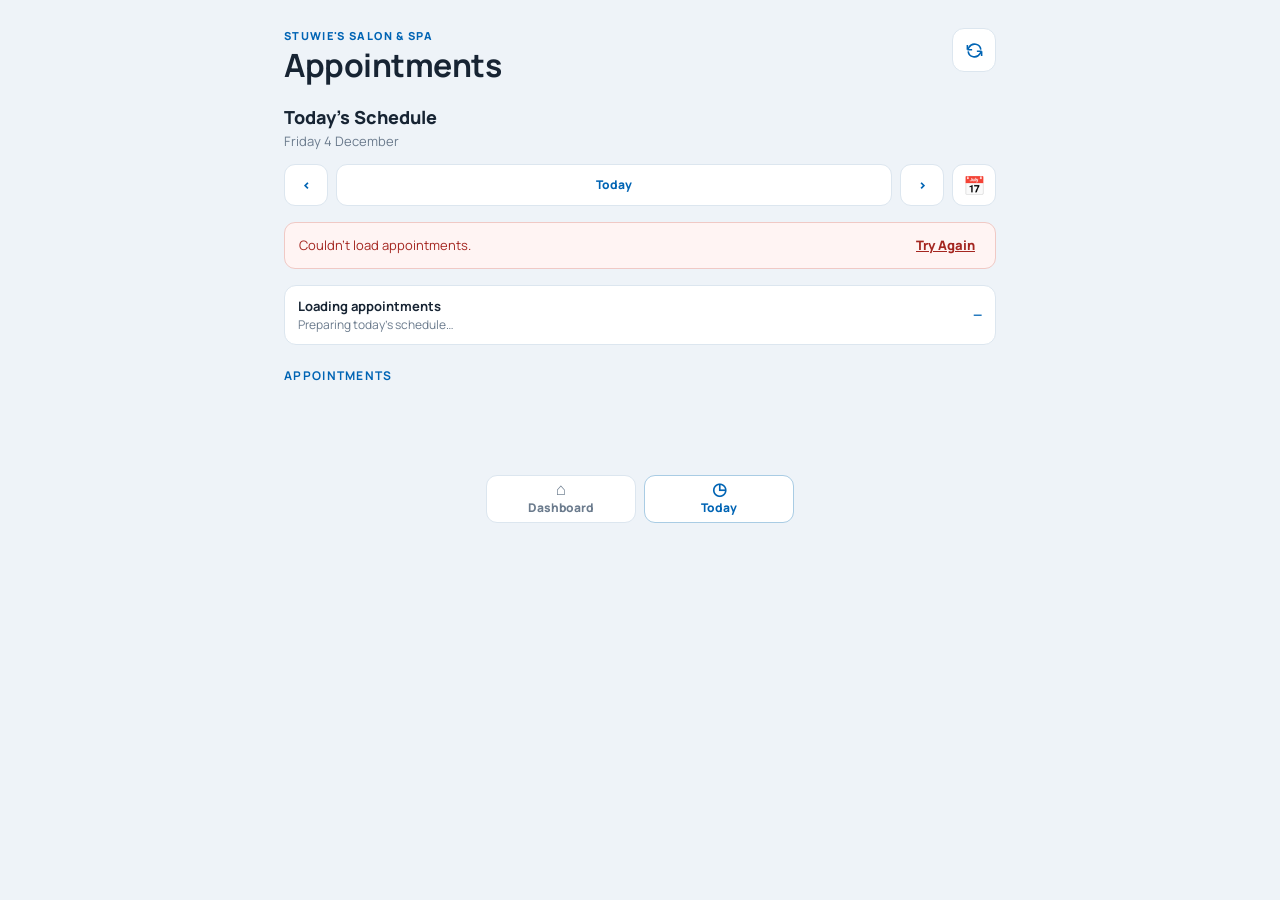
<file: today.html>
<!doctype html>
<html lang="en">
<head>
<meta charset="utf-8"><meta name="viewport" content="width=device-width,initial-scale=1">
<title>Appointments | Stuwie's Salon &amp; Spa</title>
<link rel="preconnect" href="https://fonts.googleapis.com"><link rel="preconnect" href="https://fonts.gstatic.com" crossorigin><link href="https://fonts.googleapis.com/css2?family=Manrope:wght@400;500;600;700;800&display=swap" rel="stylesheet">
<style>
:root{--blue:#0064b4;--ink:#172433;--muted:#6b7b8d;--line:#dce6ef;--wash:#eef3f8;--green:#147d3f;--amber:#9a6418;--red:#a42620}*{box-sizing:border-box}body{margin:0;min-height:100vh;background:var(--wash);color:var(--ink);font:14px/1.45 Manrope,Arial,sans-serif}button,input{font:inherit}button{cursor:pointer}button:focus-visible,a:focus-visible,input:focus-visible{outline:3px solid #9bd3f5;outline-offset:2px}.shell{width:min(760px,100%);margin:0 auto;padding:18px 14px 100px}.app-header{display:flex;align-items:flex-start;justify-content:space-between;gap:16px;margin-bottom:18px}.eyebrow,.section-label{font-size:11px;font-weight:800;letter-spacing:1.35px;color:var(--blue)}h1{margin:4px 0 3px;font-size:26px;line-height:1.1;letter-spacing:-.5px}.refresh{display:grid;place-items:center;width:44px;height:44px;border:1px solid var(--line);border-radius:12px;background:#fff;color:var(--blue)}.refresh svg{width:19px}.refresh.loading svg{animation:spin .8s linear infinite}@keyframes spin{to{transform:rotate(360deg)}}
.date-title{font-size:18px;font-weight:800}.date-full{margin-top:2px;color:var(--muted);font-size:13px}.date-controls{display:grid;grid-template-columns:44px minmax(76px,1fr) 44px 44px;gap:8px;margin:13px 0 16px}.date-btn,.calendar-btn{height:42px;border:1px solid var(--line);border-radius:11px;background:#fff;color:var(--blue);font-weight:800}.date-btn.today{font-size:12px}.date-btn.today.active{background:#e8f4fc;border-color:#a9cce4}.calendar-wrap{position:relative}.calendar-btn{display:grid;place-items:center;width:44px;font-size:18px}.native-date{position:absolute;inset:0;width:100%;height:100%;opacity:0;cursor:pointer}.summary-line{display:flex;align-items:center;justify-content:space-between;gap:10px;margin-bottom:22px;padding:11px 13px;border:1px solid var(--line);border-radius:12px;background:#fff;color:var(--muted);font-size:12px}.summary-line strong{color:var(--ink);font-size:13px}.summary-line .count{color:var(--blue);font-weight:800;white-space:nowrap}.updated{font-size:11px;color:var(--muted);white-space:nowrap}.section-head{display:flex;justify-content:space-between;align-items:center;gap:12px;margin-bottom:10px}.section-head h2{margin:0;font-size:12px;letter-spacing:1.3px;color:var(--blue)}
.timeline{position:relative}.timeline:before{content:"";position:absolute;top:10px;bottom:10px;left:70px;width:1px;background:#cbdce9}.appointment{position:relative;display:grid;grid-template-columns:58px minmax(0,1fr);gap:13px;margin-bottom:10px}.time{padding-top:16px;color:#334c62;font-size:12px;font-weight:800;text-align:right;white-space:nowrap}.dot{position:absolute;z-index:1;top:20px;left:66px;width:9px;height:9px;border:2px solid var(--wash);border-radius:50%;background:var(--blue)}.appointment.next .dot{background:var(--green);box-shadow:0 0 0 3px #dff3e6}.appointment-card{display:block;min-width:0;padding:13px 14px 12px;border:1px solid var(--line);border-radius:14px;background:#fff;color:var(--ink);text-decoration:none;box-shadow:0 5px 15px rgba(30,70,105,.04)}.appointment.next .appointment-card{border-color:#b9dfc7}.appointment.completed{opacity:.68}.appointment.past:not(.completed) .appointment-card{background:#fbfcfd}.card-top{display:flex;align-items:flex-start;justify-content:space-between;gap:10px}.next-label{display:block;margin-bottom:3px;color:var(--green);font-size:10px;font-weight:800;letter-spacing:1.1px}.customer{font-size:16px;font-weight:800;line-height:1.2;overflow-wrap:anywhere}.service{margin-top:4px;color:var(--muted);font-size:13px;overflow-wrap:anywhere}.professional{margin-top:5px;color:#718195;font-size:12px;overflow-wrap:anywhere}.pills{display:flex;flex-wrap:wrap;justify-content:flex-end;gap:5px}.pill{display:inline-flex;align-items:center;min-height:23px;padding:3px 8px;border-radius:999px;background:#eaf4fb;color:#145b88;font-size:10px;font-weight:800;white-space:nowrap}.pill.new,.pill.pending,.pill.awaiting-payment,.pill.payment-initiated,.pill.mismatch{background:#fff0d2;color:var(--amber)}.pill.confirmed,.pill.paid-in-full,.pill.deposit-paid,.pill.paid{background:#e1f4e8;color:var(--green)}.attention .appointment-card{border-color:#edd6a6}.past-label{display:inline-block;margin-top:8px;color:var(--amber);font-size:11px;font-weight:700}.empty{padding:15px 14px;border:1px dashed #c9d9e6;border-radius:14px;background:rgba(255,255,255,.55);text-align:center;color:var(--muted)}.empty strong{display:block;color:var(--ink);margin-bottom:3px}.error{display:flex;justify-content:space-between;align-items:center;gap:10px;margin-bottom:16px;padding:12px 14px;border:1px solid #f0c9c5;border-radius:11px;background:#fff4f3;color:var(--red);font-size:13px}.retry{border:0;background:transparent;color:var(--red);font-weight:800;text-decoration:underline}.skeleton{height:74px;margin-bottom:10px;border-radius:14px;background:linear-gradient(90deg,#e8eef3,#f7fafc,#e8eef3);background-size:200% 100%;animation:shimmer 1.2s infinite}@keyframes shimmer{to{background-position:-200% 0}}.bottom-nav{position:fixed;z-index:10;right:0;bottom:0;left:0;display:grid;grid-template-columns:1fr 1fr;padding:8px max(14px,calc((100vw - 760px)/2));background:rgba(255,255,255,.96);border-top:1px solid var(--line);box-shadow:0 -8px 22px rgba(20,49,80,.08)}.nav-item{min-height:48px;border:0;background:transparent;color:var(--muted);font-size:12px;font-weight:800}.nav-item.active{color:var(--blue)}.nav-icon{display:block;margin:0 auto 2px;font-size:17px;line-height:1}@media(min-width:700px){.shell{padding:28px 24px 48px}h1{font-size:32px}.bottom-nav{position:static;display:flex;justify-content:center;gap:8px;margin:32px auto 0;padding:0;border:0;box-shadow:none;background:transparent}.nav-item{width:150px;border:1px solid var(--line);border-radius:11px;background:#fff}.nav-item.active{border-color:#a9cce4}}@media(max-width:400px){.date-controls{grid-template-columns:42px minmax(68px,1fr) 42px 42px;gap:6px}.timeline:before{left:64px}.appointment{grid-template-columns:53px minmax(0,1fr);gap:12px}.dot{left:60px}.card-top{display:block}.pills{justify-content:flex-start;margin-top:9px}}
</style></head>
<body><main class="shell"><header class="app-header"><div><div class="eyebrow">STUWIE'S SALON &amp; SPA</div><h1>Appointments</h1></div><button class="refresh" id="refresh" type="button" aria-label="Refresh appointments" title="Refresh appointments"><svg viewBox="0 0 24 24" fill="none" stroke="currentColor" stroke-width="2"><path d="M20 11a8 8 0 0 0-14.9-3L3 11m0 0V5m0 6h6M4 13a8 8 0 0 0 14.9 3L21 13m0 0v6m0-6h-6"/></svg></button></header><section aria-label="Schedule date"><div class="date-title" id="dateTitle"></div><div class="date-full" id="dateFull"></div><div class="date-controls"><button class="date-btn" id="previous" type="button" aria-label="Previous day">‹</button><button class="date-btn today" id="today" type="button">Today</button><button class="date-btn" id="next" type="button" aria-label="Next day">›</button><div class="calendar-wrap"><button class="calendar-btn" id="calendarButton" type="button" aria-label="Choose a date">📅</button><input class="native-date" id="datePicker" type="date" aria-label="Choose schedule date"></div></div></section><div id="error" hidden></div><div class="summary-line" id="summary"><div><strong>Loading appointments</strong><br><span>Preparing today's schedule…</span></div><span class="count">—</span></div><section aria-label="Appointments"><div class="section-head"><h2>APPOINTMENTS</h2><span class="updated" id="updated"></span></div><div class="timeline" id="appointments"><div class="skeleton"></div><div class="skeleton"></div><div class="skeleton"></div></div></section></main><nav class="bottom-nav" aria-label="Staff sections"><button class="nav-item" type="button" onclick="location.href='staff.html'"><span class="nav-icon">⌂</span>Dashboard</button><button class="nav-item active" type="button" onclick="location.href='today.html'"><span class="nav-icon">◷</span>Today</button></nav>
<script src="config.js"></script><script>
(()=>{window.addEventListener('error',function(event){console.error('TODAY PAGE ERROR:',event.error||event.message);const errorBox=document.getElementById('error');if(errorBox){errorBox.innerHTML='<div class="error"><span>Page error: '+String(event.message||'Unknown JavaScript error')+'</span></div>';errorBox.hidden=false}});window.addEventListener('unhandledrejection',function(event){console.error('TODAY PROMISE ERROR:',event.reason);const errorBox=document.getElementById('error');if(errorBox){errorBox.innerHTML='<div class="error"><span>Request error: '+String(event.reason&&event.reason.message?event.reason.message:event.reason)+'</span></div>';errorBox.hidden=false}});const fallback='https://script.google.com/macros/s/AKfycbxWzNJaHxmiTWEeFEmUt9OrhnyF-q30RZcZoKLGq_6B2RsPIo_Z36D9LdPVwhy0A4TO/exec',appUrl=window.STUWIES_CONFIG&&window.STUWIES_CONFIG.webAppUrl?window.STUWIES_CONFIG.webAppUrl.trim():fallback,$=id=>document.getElementById(id),esc=s=>String(s??'').replace(/[&<>"']/g,c=>({'&':'&amp;','<':'&lt;','>':'&gt;','"':'&quot;',"'":'&#39;'}[c]));function pad(n){return String(n).padStart(2,'0')}function local(d=new Date()){return d.getFullYear()+'-'+pad(d.getMonth()+1)+'-'+pad(d.getDate())}function date(raw){if(!/^\d{4}-\d{2}-\d{2}$/.test(raw||''))return null;const [y,m,day]=raw.split('-').map(Number),d=new Date(y,m-1,day);return d.getFullYear()===y&&d.getMonth()===m-1&&d.getDate()===day?d:null}function move(raw,n){const d=date(raw);d.setDate(d.getDate()+n);return local(d)}const today=local();const queryParams=new URLSearchParams(location.search);let selected=date(queryParams.get('date'))?queryParams.get('date'):today,current=[];label(selected);update();console.log('TODAY_INIT',selected,appUrl);function label(raw){const d=date(raw),t=raw===today,tm=raw===move(today,1),ys=raw===move(today,-1);$('dateTitle').textContent=t?"Today's Schedule":tm?"Tomorrow's Schedule":ys?"Yesterday's Schedule":'Schedule';$('dateFull').textContent=d.toLocaleDateString('en-GB',{weekday:'long',day:'numeric',month:'long',year:d.getFullYear()===new Date().getFullYear()?undefined:'numeric'});$('today').classList.toggle('active',!t)}function time(raw){const m=String(raw||'').match(/^(\d{1,2}):(\d{2})/);if(!m)return raw||'Time pending';return new Date(2000,0,1,+m[1],+m[2]).toLocaleTimeString('en-US',{hour:'numeric',minute:'2-digit'})}function mins(raw){const m=String(raw||'').match(/^(\d{1,2}):(\d{2})/);return m?Number(m[1])*60+Number(m[2]):9999}function slug(s){return String(s||'').toLowerCase().replace(/[^a-z0-9]+/g,'-')}function done(b){return String(b.bookingStatus||'').toLowerCase()==='completed'}function meaningfulProfessional(value){const normalized=String(value||'').trim().toLowerCase().replace(/—/g,'-').replace(/\s+/g,' ');return !!normalized&&!['no preference','no preference - salon to assign','salon to assign','none','not provided'].includes(normalized)}function cleanServiceName(line){return String(line||'').trim().replace(/^\d+[.)]\s*/,'').replace(/^[^:]+:\s*/,'').replace(/\s*·\s*\d+(?:\s*\/\s*\d+)?\s*(?:min|mins|minutes)\s*$/i,'').replace(/\s+-\s*(?:UGX\s*)?[\d,]+(?:\s*\/\s*(?:UGX\s*)?[\d,]+)*\s*$/i,'').trim()}function serviceNames(raw){const seen=new Set();return String(raw||'').split(/\r?\n/).map(cleanServiceName).filter(Boolean).filter(name=>{const key=name.toLowerCase();if(seen.has(key))return false;seen.add(key);return true})}function service(b){const selected=serviceNames(b.selectedItems),selectedText=selected.join(' · '),fallback=serviceNames(b.service);if(selected.length&&selectedText.toLowerCase()!=='multiple selected services')return selectedText;return fallback.length?fallback.join(' · '):'Service not provided'}function bookingUrl(b){const p=new URLSearchParams({source:'today',return_date:selected,id:b.bookingId||'',name:b.customerName||'',phone:b.phone||'',email:b.email||'',service:service(b),items:b.selectedItems||'',date:b.preferredDate||selected,time:b.preferredTime||'',professional:b.professional||'',booking_status:b.bookingStatus||'',notes:b.notes||'',payment_status:b.paymentStatus||'Unpaid',payment_type:b.paymentType||'',payment_provider:b.provider||'',expected_amount:b.expectedAmount??'',amount_paid:b.amountPaid??0,balance:b.balance??''});return'confirm.html?'+p}function next(i,b){if(selected!==today||done(b))return false;const now=new Date(),n=now.getHours()*60+now.getMinutes();return mins(b.preferredTime)>=n&&!current.slice(0,i).some(x=>!done(x)&&mins(x.preferredTime)>=n)}function render(data){current=data.appointments||[];const s=data.summary||{total:current.length,completed:current.filter(done).length,remaining:current.filter(x=>!done(x)).length};const isPast=selected<today,isToday=selected===today;const detail=isToday?s.completed+' completed · '+s.remaining+' remaining':isPast?s.completed+' completed · '+s.remaining+' not completed':s.completed+' completed';const cue=isToday?(s.total?s.remaining+' remaining':'Clear day'):isPast?(s.total?s.remaining+' not completed':'Clear day'):(s.total?s.completed+' completed':'Clear day');$('summary').innerHTML='<div><strong>'+s.total+' appointment'+(s.total===1?'':'s')+'</strong><br><span>'+detail+'</span></div><span class="count">'+cue+'</span>';if(!current.length){$('appointments').innerHTML='<div class="empty"><strong>No appointments scheduled</strong><span>There are no active appointments for '+esc($('dateFull').textContent)+'.</span></div>';return}const now=new Date(),nowMin=now.getHours()*60+now.getMinutes();$('appointments').innerHTML=current.map((b,i)=>{const c=done(b),n=next(i,b),past=selected===today&&!c&&mins(b.preferredTime)<nowMin,st=b.bookingStatus||'New',pay=b.paymentStatus||'Unpaid';return'<div class="appointment '+(c?'completed ':'')+(n?'next ':'')+(past?'past ':'')+(['new','pending'].includes(String(st).toLowerCase())?'attention':'')+'"><div class="time">'+esc(time(b.preferredTime))+'</div><span class="dot"></span><a class="appointment-card" href="'+bookingUrl(b)+'">'+(n?'<span class="next-label">NEXT</span>':'')+'<div class="card-top"><div><div class="customer">'+esc(b.customerName||'Unnamed customer')+'</div><div class="service">'+esc(service(b))+'</div>'+(meaningfulProfessional(b.professional)?'<div class="professional">With '+esc(b.professional)+'</div>':'')+'</div><div class="pills"><span class="pill '+slug(st)+'">'+esc(st)+'</span><span class="pill '+slug(pay)+'">'+esc(pay)+'</span></div></div>'+(past?'<div class="past-label">Time passed</div>':'')+'</a></div>'}).join('')}const SCHEDULE_CACHE_PREFIX='stuwies_schedule_';function readCache(dateKey){try{const raw=localStorage.getItem(SCHEDULE_CACHE_PREFIX+dateKey+'_v1'),entry=raw?JSON.parse(raw):null;return entry&&entry.payload&&Number.isFinite(entry.cachedAt)?entry:null}catch(e){console.warn('Schedule cache read failed',e);return null}}function writeCache(dateKey,payload){try{localStorage.setItem(SCHEDULE_CACHE_PREFIX+dateKey+'_v1',JSON.stringify({cachedAt:Date.now(),payload:payload}))}catch(e){console.warn('Schedule cache write failed',e)}}function isUsableCache(entry){return !!entry&&Date.now()-entry.cachedAt<24*60*60*1000}function jsonp(url){return new Promise((resolve,reject)=>{const cb='__today'+Date.now()+Math.floor(Math.random()*100000),script=document.createElement('script');let settled=false;const cleanup=()=>{try{delete window[cb]}catch(_){}if(script.parentNode)script.remove()};const timeout=setTimeout(()=>{if(settled)return;settled=true;cleanup();reject(new Error('Appointments request timed out.'))},15000);window[cb]=data=>{if(settled)return;settled=true;clearTimeout(timeout);cleanup();resolve(data||{})};script.onerror=()=>{if(settled)return;settled=true;clearTimeout(timeout);cleanup();reject(new Error('Appointments request failed.'))};script.src=url+'&callback='+encodeURIComponent(cb);document.body.appendChild(script)})}function update(){history.replaceState(null,'','today.html?date='+selected);$('datePicker').value=selected}function prefetchDate(dateKey){return jsonp(appUrl+'?action=staff_schedule&date='+dateKey).then(d=>{if(d&&d.ok)writeCache(dateKey,d)}).catch(()=>{})}async function load(options={}){console.log('TODAY_LOAD_START',selected);label(selected);update();const cached=readCache(selected),cacheShown=options.useCache!==false&&isUsableCache(cached);if(cacheShown){render(cached.payload);$('updated').textContent='Updating...'}$('refresh').classList.add('loading');$('error').hidden=true;try{const d=await jsonp(appUrl+'?action=staff_schedule&date='+selected);if(!d.ok)throw Error(d.error||'Request failed');console.log('TODAY_LOAD_SUCCESS',d);render(d);writeCache(selected,d);$('updated').textContent='Updated just now';prefetchDate(move(selected,-1));prefetchDate(move(selected,1))}catch(e){console.error('TODAY_LOAD_FAILURE',e);if(!cacheShown)$('appointments').innerHTML='';if(cacheShown){$('updated').textContent='Showing saved data'}else{$('error').innerHTML='<div class="error"><span>Couldn\'t load appointments.</span><button class="retry" type="button">Try Again</button></div>';$('error').hidden=false;$('error').querySelector('.retry').onclick=()=>load({useCache:false})}}finally{$('refresh').classList.remove('loading')}}$('previous').onclick=()=>{selected=move(selected,-1);load()};$('next').onclick=()=>{selected=move(selected,1);load()};$('today').onclick=()=>{selected=today;load()};$('refresh').onclick=()=>load({useCache:false});$('datePicker').onchange=e=>{if(date(e.target.value)){selected=e.target.value;load()}};try{$('calendarButton').onclick=()=>{const i=$('datePicker');if(i.showPicker)try{i.showPicker()}catch(e){console.warn('Calendar picker failed',e);i.click()}else i.click()}}catch(e){console.warn('Calendar setup failed',e)}load()})();
</script></body></html>
</file>
<file: team.css>
.team-actions{display:flex;flex-wrap:wrap;gap:8px;margin-top:14px}.team-actions .btn{font-size:12px;padding:9px 12px}.team-specialties{display:flex;flex-wrap:wrap;gap:5px}.team-specialties span{font-size:11px;background:var(--wash);border:1px solid var(--line);padding:3px 7px;border-radius:var(--radius)}.team-profile{position:fixed;width:min(760px,calc(100% - 28px));max-height:90vh;overflow:auto;border:1px solid var(--line);border-radius:var(--radius);padding:28px;color:var(--ink);background:var(--paper);box-shadow:var(--shadow)}.team-profile::backdrop{background:rgba(0,13,28,.7)}.team-profile>img{width:190px;max-width:100%;border-radius:var(--radius);float:left;margin:0 24px 16px 0}.team-profile .close-btn{float:right;background:var(--blue)}.team-profile a:not(.btn){color:var(--blue)}@media(max-width:600px){.team-profile>img{float:none;width:100%;height:240px;object-fit:cover}.team-profile{padding:20px}.team-profile .close-btn{position:absolute;right:26px;top:26px}}

/* One confirmed professional: retain the existing card and button styling. */
#team .confirmed-team { display: block; }
#team .confirmed-team .member-card { display: grid; grid-template-columns: minmax(260px, .8fr) 1.2fr; max-width: 960px; margin-inline: auto; align-items: center; }
#team .confirmed-team .member-card > img { display: block; width: 100%; height: 480px; object-fit: cover; object-position: 50% 22%; }
#team .confirmed-team .member-card > div { padding: 32px; }
#team .confirmed-team .team-actions { padding: 0; }
#team .confirmed-team .team-specialties { margin-top: 16px; }
.team-profile > img { height: 285px; object-fit: cover; object-position: 50% 22%; }
@media (max-width: 700px) {
  #team .confirmed-team .member-card { display: block; }
  #team .confirmed-team .member-card > img { height: auto; aspect-ratio: 4 / 5; }
  #team .confirmed-team .member-card > div { padding: 20px; }
}
</file>
<file: salon-photography.css>
/* Real salon photography, within the existing Stuwie visual system. */
.salon-space-layout { display: grid; grid-template-columns: 1.15fr 1fr; gap: 32px; align-items: center; }
.salon-space-photo { border-radius: var(--radius); overflow: hidden; box-shadow: var(--shadow); }
.salon-space-photo img { display: block; width: 100%; height: auto; aspect-ratio: 3 / 2; object-fit: cover; }
.salon-space-copy h2 { margin: 0 0 16px; font-size: clamp(28px, 3vw, 40px); }
.salon-space-copy p:not(.eyebrow) { color: var(--muted); margin-bottom: 24px; }
.service-card img.real-barbering, .quick-book-card img.real-barbering { object-fit: cover; object-position: 50% 46%; }
.gallery-item img.real-salon-chair { object-position: 50% 66%; }
@media (max-width: 800px) {
  .salon-space-layout { grid-template-columns: 1fr; gap: 24px; }
}
</file>
<file: service-navigation.css>
/* Category navigation only; the existing service cards retain their styles. */
html, body { overflow-x: clip; }
:root { --service-header-height: 0px; --service-tabs-height: 64px; }
#service-menu, #services { scroll-margin-top: calc(var(--service-header-height) + 16px); }
.service-tabs {
  position: sticky;
  top: var(--service-header-height);
  z-index: 19;
  padding: 10px 0;
  margin-bottom: 18px;
  background: var(--wash);
  border-bottom: 1px solid var(--line);
  box-shadow: 0 4px 8px -7px rgba(0, 34, 67, .35);
}
.service-tab:focus-visible { outline: 3px solid var(--blue-bright); outline-offset: 2px; }
.service-panels { display: block; }
.service-category {
  display: block;
  padding: 0;
  margin: 0 0 40px;
  scroll-margin-top: calc(var(--service-header-height) + var(--service-tabs-height) + 16px);
}
.service-category:last-child { margin-bottom: 0; }
.service-category-heading { margin: 0 0 18px; font-size: clamp(24px, 3vw, 32px); line-height: 1.2; color: var(--ink); }
@media (max-width: 900px) {
  .service-tabs {
    display: flex;
    flex-wrap: nowrap;
    gap: 8px;
    max-width: 100%;
    overflow-x: auto;
    overscroll-behavior-x: contain;
    scrollbar-width: none;
    -ms-overflow-style: none;
  }
  .service-tabs::-webkit-scrollbar { display: none; }
  .service-tabs .service-tab { flex: 0 0 auto; white-space: nowrap; min-height: 44px; }
}
@media (prefers-reduced-motion: reduce) {
  html { scroll-behavior: auto; }
  .service-tab { transition: none; }
}

/* The homepage clips decorative sections; clip without creating a sticky scroll container. */
#services { overflow: clip; }
.service-category [id] { scroll-margin-top: calc(var(--service-header-height) + var(--service-tabs-height) + 16px); }
</file>
<file: bookings-base.css>
/* Existing Stuwie service-page visual styles. */

    :root {
      --blue: #0064b4;
      --blue-bright: #009fe3;
      --warm: #d9a15f;
      --ink: #141414;
      --muted: #5f6670;
      --paper: #ffffff;
      --wash: #f5f9fc;
      --line: rgba(0, 100, 180, 0.18);
      --shadow: 0 18px 44px rgba(0, 34, 67, 0.13);
      --radius: 8px;
    }
    * { box-sizing: border-box; }
    html {
      scroll-behavior: smooth;
      overflow-x: hidden;
    }
    body {
      margin: 0;
      font-family: Inter, "Segoe UI", Arial, sans-serif;
      color: var(--ink);
      background: var(--wash);
      line-height: 1.55;
      width: 100%;
      max-width: 100%;
      overflow-x: hidden;
    }
    body > * {
      max-width: 100%;
    }
    main, section, header, footer {
      max-width: 100%;
      overflow-x: clip;
    }
    img { max-width: 100%; display: block; }
    a { color: inherit; }
    .site-header {
      position: sticky;
      top: 0;
      z-index: 20;
      background: rgba(0, 13, 28, 0.94);
      border-bottom: 1px solid rgba(0, 159, 227, 0.22);
      backdrop-filter: blur(16px);
    }
    .nav, .section-inner, .hero-inner { max-width: 1180px; margin: 0 auto; }
    .nav {
      padding: 12px 20px;
      display: flex;
      align-items: center;
      justify-content: space-between;
      gap: 16px;
    }
    .brand-mark {
      display: flex;
      align-items: center;
      gap: 10px;
      text-decoration: none;
      color: white;
      font-weight: 800;
      min-width: 0;
    }
    .brand-mark img {
      width: 38px;
      height: 38px;
      object-fit: contain;
      border-radius: 50%;
      background: rgba(255,255,255,0.88);
      padding: 3px;
    }
    .brand-mark span {
      color: var(--blue-bright);
      display: block;
      font-size: 12px;
      font-weight: 700;
      letter-spacing: 0.06em;
      text-transform: uppercase;
    }
    .nav-links { display: flex; align-items: center; gap: 18px; font-size: 14px; }
    .nav-links a { color: rgba(255,255,255,0.82); text-decoration: none; font-weight: 750; }
    .nav-links a:hover { color: white; }
    .btn {
      border: 0;
      border-radius: var(--radius);
      padding: 12px 16px;
      display: inline-flex;
      align-items: center;
      justify-content: center;
      gap: 8px;
      min-height: 44px;
      text-decoration: none;
      font-weight: 850;
      cursor: pointer;
      transition: transform 0.22s ease, box-shadow 0.22s ease, background 0.22s ease;
    }
    .btn:hover { transform: translateY(-2px); box-shadow: 0 12px 28px rgba(0, 34, 67, 0.16); }
    .btn-primary { background: var(--blue); color: white; }
    .btn-dark { background: #000; color: white; }
    .btn-light { background: white; color: var(--blue); border: 1px solid var(--line); }
    .btn-whatsapp { background: #25d366; color: #06170c; border: 1px solid rgba(255,255,255,0.28); }
    .services-hero {
      background:
        linear-gradient(90deg, rgba(0,0,0,0.86), rgba(0,0,0,0.38)),
        url("assets/images/stuwies-salon-interior.jpg") center/cover;
      color: white;
      padding: 90px 20px 70px;
    }
    .eyebrow {
      color: var(--blue-bright);
      font-size: 20px;
      font-weight: 900;
      margin: 0 0 12px;
      font-family: "Segoe Script", "Brush Script MT", cursive;
    }
    h1 {
      max-width: 760px;
      margin: 0;
      font-size: clamp(42px, 7vw, 82px);
      line-height: 0.95;
      font-family: Georgia, "Times New Roman", serif;
    }
    .services-hero p:not(.eyebrow) {
      max-width: 600px;
      color: rgba(255,255,255,0.84);
      font-size: 18px;
      margin: 18px 0 0;
    }
    section { padding: 70px 20px; }
    .section-head {
      display: flex;
      align-items: end;
      justify-content: space-between;
      gap: 24px;
      margin-bottom: 28px;
    }
    .section-head h2 {
      margin: 0;
      font-size: clamp(30px, 4.2vw, 50px);
      line-height: 1;
    }
    .section-head p { margin: 0; max-width: 520px; color: var(--muted); }
    .service-grid {
      display: grid;
      grid-template-columns: repeat(3, 1fr);
      gap: 16px;
    }
    .service-tabs {
      display: grid;
      grid-template-columns: repeat(6, minmax(0, 1fr));
      gap: 8px;
      margin-bottom: 18px;
    }
    .service-tab {
      white-space: normal;
      border: 1px solid var(--line);
      background: white;
      color: var(--blue);
      border-radius: 999px;
      padding: 10px 14px;
      font-weight: 850;
      cursor: pointer;
      min-height: 44px;
      text-align: center;
      transition: transform 0.22s ease, background 0.22s ease, color 0.22s ease;
    }
    .service-tab:hover { transform: translateY(-2px); }
    .service-tab.active { background: #000; color: white; border-color: #000; }
    .service-panel { display: none; }
    .service-panel.active { display: block; animation: fadeUp 0.28s ease both; }
    .service-panel.all-visible {
      display: contents;
      animation: fadeUp 0.28s ease both;
    }
    .service-panels.all-mode {
      display: grid;
      grid-template-columns: repeat(3, minmax(0, 1fr));
      gap: 16px;
    }
    .service-panels.all-mode .service-grid { display: contents; }
    .service-card {
      border: 1px solid var(--line);
      border-radius: var(--radius);
      background: white;
      overflow: hidden;
      display: flex;
      flex-direction: column;
      height: 100%;
      transition: transform 0.28s ease, box-shadow 0.28s ease, border-color 0.28s ease;
    }
    .service-card:hover { box-shadow: var(--shadow); border-color: rgba(0, 100, 180, 0.34); }
    .service-card img { width: 100%; height: 220px; object-fit: cover; }
    .service-fallback {
      height: 220px;
      display: grid;
      place-items: center;
      background: linear-gradient(135deg, rgba(0,100,180,0.16), rgba(248,185,55,0.24));
      color: var(--blue);
      font-size: 46px;
      font-weight: 950;
    }
    .service-body { padding: 18px; display: flex; flex-direction: column; flex: 1; }
    .service-body h3 { margin: 0 0 12px; font-size: 22px; }
    .service-note { color: var(--muted); font-size: 14px; line-height: 1.55; margin: -2px 0 14px; }
    .subhead {
      margin: 4px 0 10px;
      color: #000;
      font-size: 13px;
      font-weight: 950;
      text-transform: uppercase;
      letter-spacing: 0.08em;
    }
    .price-list {
      margin: 0 0 16px;
      padding: 0;
      list-style: none;
      display: grid;
      gap: 9px;
    }
    .price-list li {
      display: grid;
      grid-template-columns: minmax(0, 1fr) auto auto;
      gap: 10px;
      padding-bottom: 9px;
      border-bottom: 1px dashed rgba(0,100,180,0.22);
    }
    .price-list span { color: var(--muted); font-size: 13px; }
    .price-list strong { color: var(--blue); white-space: nowrap; }
    .service-card:not(.expanded) .card-row-extra,
    .service-card:not(.expanded) .subhead-extra { display: none; }
    .view-more {
      width: fit-content;
      border: 1px solid var(--line);
      background: #fff;
      color: var(--blue);
      border-radius: 999px;
      padding: 7px 11px;
      min-height: 32px;
      font-size: 12px;
      font-weight: 900;
      cursor: pointer;
      margin: -4px 0 14px;
    }
    .view-more:hover { background: var(--blue); color: #fff; }
    .service-card .btn { width: fit-content; min-height: 34px; padding: 7px 12px; font-size: 12px; align-self: flex-end; margin-top: auto; }
    .package-intro {
      grid-column: 1 / -1;
      border-radius: var(--radius);
      background: #000;
      color: #fff;
      padding: 24px;
      display: flex;
      align-items: center;
      justify-content: space-between;
      gap: 18px;
    }
    .package-intro h3 { margin: 0 0 6px; font-size: clamp(26px, 4vw, 42px); }
    .package-intro p { margin: 0; color: rgba(255,255,255,0.72); max-width: 720px; }
    .package-card {
      position: relative;
      border: 1px solid rgba(0,100,180,0.24);
      border-radius: var(--radius);
      background: white;
      overflow: hidden;
      box-shadow: 0 18px 44px rgba(0,0,0,0.08);
    }
    .package-card.featured { grid-column: span 2; }
    .package-card img { width: 100%; height: 250px; object-fit: cover; }
    .package-body { padding: 22px; display: flex; flex-direction: column; min-height: 280px; }
    .package-body h3 { margin: 0 0 8px; font-size: 26px; }
    .package-meta { color: var(--muted); font-weight: 850; margin-bottom: 14px; }
    .package-price { color: var(--blue); font-size: 26px; font-weight: 950; margin-top: auto; }
    .package-card .btn { width: 100%; justify-content: center; margin-top: 16px; }
    .badge {
      position: absolute;
      top: 14px;
      left: 14px;
      z-index: 1;
      border-radius: 999px;
      background: var(--gold);
      color: #000;
      padding: 8px 11px;
      font-size: 12px;
      font-weight: 950;
      text-transform: uppercase;
    }
    .item-add {
      border: 1px solid var(--line);
      background: #fff;
      color: var(--blue);
      border-radius: 999px;
      padding: 8px 14px;
      min-width: 52px;
      min-height: 40px;
      font-size: 12px;
      font-weight: 900;
      cursor: pointer;
      justify-self: end;
      align-self: center;
      touch-action: manipulation;
      position: relative;
      z-index: 2;
    }
    .item-add:focus-visible { outline: 3px solid rgba(0,159,227,0.35); outline-offset: 2px; }
    .item-add:hover { background: var(--blue); color: #fff; }
    .item-add {
      min-width: 48px;
      min-height: 48px;
      display: inline-flex;
      align-items: center;
      justify-content: center;
      box-sizing: border-box;
      appearance: none;
      -webkit-appearance: none;
    }
    .item-add:disabled {
      cursor: not-allowed;
      opacity: 1;
      background: #d8dde3;
      border-color: #c4cbd3;
      color: #66717d;
      box-shadow: none;
    }
    .booking-cart {
      position: fixed;
      left: 20px;
      right: 20px;
      bottom: 20px;
      z-index: 35;
      width: min(1120px, calc(100% - 40px));
      margin: 0 auto;
      background: rgba(0, 13, 28, 0.94);
      color: #fff;
      border: 1px solid rgba(255,255,255,0.12);
      border-radius: var(--radius);
      box-shadow: 0 18px 44px rgba(0,0,0,0.22);
      padding: 16px;
      display: none;
      gap: 14px;
      align-items: center;
      justify-content: space-between;
      backdrop-filter: blur(14px);
    }
    .booking-cart.visible.open { display: flex; }
    body.cart-active.cart-open { padding-bottom: 112px; }
    .cart-items { display: flex; flex-wrap: wrap; gap: 8px; margin-top: 8px; }
    .cart-chip {
      display: inline-flex;
      align-items: center;
      gap: 7px;
      border: 1px solid rgba(255,255,255,0.16);
      background: rgba(255,255,255,0.09);
      border-radius: 999px;
      padding: 7px 9px;
      font-size: 12px;
    }
    .cart-chip button { border: 0; background: transparent; color: #fff; cursor: pointer; font-weight: 900; padding: 0 2px; }
    .cart-meta { color: rgba(255,255,255,0.72); font-size: 13px; }
    .booking-cart > div { min-width: 0; }
    .cart-toggle {
      position: fixed;
      right: 14px;
      bottom: 84px;
      z-index: 36;
      display: inline-flex;
      border: 0;
      border-radius: 999px;
      background: #000;
      color: #fff;
      box-shadow: 0 14px 34px rgba(0,0,0,0.28);
      padding: 11px 14px;
      font-weight: 900;
      cursor: pointer;
    }
    .cart-toggle.visible { display: inline-flex; align-items: center; justify-content: center; }
    .cart-toast {
      position: fixed;
      left: 50%;
      bottom: 22px;
      z-index: 60;
      transform: translate(-50%, 18px);
      opacity: 0;
      pointer-events: none;
      background: #000;
      color: #fff;
      border-radius: 999px;
      padding: 11px 16px;
      box-shadow: 0 18px 44px rgba(0,0,0,0.28);
      font-weight: 850;
      transition: opacity 0.22s ease, transform 0.22s ease;
    }
    .cart-toast.visible { opacity: 1; transform: translate(-50%, 0); }
    .booking-modal {
      position: fixed;
      inset: 0;
      display: none;
      place-items: center;
      padding: 18px;
      background: rgba(0,0,0,0.62);
      z-index: 40;
    }
    .booking-modal.open { display: grid; }
    .booking-panel {
      width: min(720px, 100%);
      max-height: 92vh;
      overflow: auto;
      background: white;
      border-radius: var(--radius);
      box-shadow: 0 30px 80px rgba(0,0,0,0.32);
    }
    .booking-head {
      background: var(--blue);
      color: white;
      padding: 20px;
      display: flex;
      justify-content: space-between;
      gap: 16px;
    }
    .booking-head h2 { margin: 0; }
    .close-btn {
      width: 40px;
      height: 40px;
      border: 0;
      border-radius: 50%;
      background: rgba(255,255,255,0.18);
      color: white;
      font-size: 26px;
      cursor: pointer;
    }
    .booking-form {
      padding: 20px;
      display: grid;
      grid-template-columns: repeat(2, 1fr);
      gap: 14px;
    }
    .field.full, .selected-services, .form-actions { grid-column: 1 / -1; }
    label { display: block; font-weight: 850; margin-bottom: 6px; }
    input, select, textarea {
      width: 100%;
      border: 1px solid var(--line);
      border-radius: var(--radius);
      padding: 12px;
      min-height: 44px;
      background: white;
      font: inherit;
    }
    textarea { resize: vertical; }
    .location-control {
      grid-column: 1 / -1;
      display: grid;
      gap: 8px;
    }
    .location-row {
      display: grid;
      grid-template-columns: minmax(0, 1fr) auto;
      gap: 8px;
      align-items: center;
    }
    .location-row .btn {
      min-height: 44px;
      padding: 10px 12px;
      white-space: nowrap;
    }
    .location-status {
      display: none;
      align-items: center;
      gap: 8px;
      color: var(--muted);
      font-size: 12px;
      font-weight: 800;
    }
    .location-status.visible { display: flex; }
    .location-control.gps-added .location-row { display: none; }
    .location-control.gps-added .location-status {
      display: flex;
      color: #146433;
    }
    .location-status.checking::before {
      content: "";
      width: 14px;
      height: 14px;
      border-radius: 50%;
      border: 2px solid rgba(0,100,180,0.18);
      border-top-color: var(--blue);
      animation: spin 0.75s linear infinite;
      flex: 0 0 auto;
    }
    .selected-services {
      border: 1px solid var(--line);
      background: var(--wash);
      border-radius: var(--radius);
      padding: 14px;
      display: none;
    }
    .selected-services.visible { display: block; }
    .selected-services ul { margin: 8px 0 0; padding-left: 18px; }
    .availability-message {
      grid-column: 1 / -1;
      display: none;
      align-items: center;
      gap: 9px;
      border: 1px solid var(--line);
      border-radius: var(--radius);
      background: var(--wash);
      color: var(--muted);
      padding: 11px 12px;
      font-size: 13px;
      font-weight: 800;
    }
    .availability-message.visible { display: flex; }
    .availability-message::before {
      content: "";
      display: none;
      width: 15px;
      height: 15px;
      flex: 0 0 auto;
      border-radius: 50%;
      border: 2px solid rgba(0,100,180,0.18);
      border-top-color: var(--blue);
      animation: spin 0.75s linear infinite;
    }
    .availability-message.checking::before { display: inline-block; }
    .availability-message.checking {
      border-color: rgba(0,100,180,0.24);
      background: #f0f8ff;
      color: var(--blue);
    }
    .availability-message.available {
      border-color: rgba(36, 145, 75, 0.28);
      background: #effaf2;
      color: #146433;
    }
    .availability-message.blocked {
      border-color: rgba(177, 53, 53, 0.28);
      background: #fff1f1;
      color: #8a1f1f;
    }
    .availability-dashboard {
      grid-column: 1 / -1;
      border: 1px solid var(--line);
      border-radius: var(--radius);
      background: #fff;
      padding: 14px;
    }
    .availability-dashboard-head {
      display: flex;
      align-items: center;
      justify-content: space-between;
      gap: 12px;
      margin-bottom: 10px;
    }
    .availability-dashboard-head strong { color: #000; }
    .availability-dashboard-head p {
      margin: 3px 0 0;
      color: var(--muted);
      font-size: 12px;
    }
    .availability-dashboard .btn {
      min-height: 36px;
      padding: 8px 12px;
      font-size: 12px;
      flex: 0 0 auto;
    }
    .availability-grid {
      display: none;
      gap: 10px;
      max-height: 420px;
      overflow: auto;
      padding-right: 2px;
    }
    .availability-grid.visible { display: grid; }
    .availability-loading {
      display: flex;
      align-items: center;
      gap: 10px;
      border: 1px dashed rgba(0,100,180,0.24);
      border-radius: var(--radius);
      background: var(--wash);
      color: var(--blue);
      font-weight: 900;
      padding: 14px;
      font-size: 13px;
    }
    .availability-loading::before {
      content: "";
      width: 16px;
      height: 16px;
      border-radius: 50%;
      border: 3px solid rgba(0,100,180,0.18);
      border-top-color: var(--blue);
      animation: spin 0.75s linear infinite;
      flex: 0 0 auto;
    }
    .availability-month {
      border: 1px solid rgba(0,100,180,0.14);
      border-radius: var(--radius);
      background: #fff;
      overflow: hidden;
    }
    .availability-month-toggle {
      width: 100%;
      border: 0;
      background: var(--wash);
      color: #000;
      display: flex;
      justify-content: space-between;
      align-items: center;
      gap: 12px;
      padding: 12px;
      font-size: 13px;
      font-weight: 900;
      cursor: pointer;
      text-align: left;
    }
    .availability-month-toggle span:last-child {
      color: var(--blue);
      font-size: 12px;
    }
    .availability-month-weeks {
      display: none;
      gap: 10px;
      padding: 10px;
    }
    .availability-month.open .availability-month-weeks { display: grid; }
    .availability-week {
      border: 1px solid rgba(0,100,180,0.12);
      border-radius: var(--radius);
      overflow: hidden;
      background: #fff;
    }
    .availability-week-toggle {
      width: 100%;
      border: 0;
      background: #fff;
      color: #000;
      display: flex;
      justify-content: space-between;
      align-items: center;
      gap: 10px;
      padding: 10px 12px;
      font-size: 12px;
      font-weight: 900;
      cursor: pointer;
      text-align: left;
    }
    .availability-week-toggle span:last-child {
      color: var(--muted);
      font-size: 11px;
    }
    .availability-week-days {
      display: none;
      gap: 8px;
      padding: 0 10px 10px;
    }
    .availability-week.open .availability-week-days { display: grid; }
    .availability-day {
      border: 1px solid rgba(0,100,180,0.14);
      border-radius: var(--radius);
      padding: 10px;
      background: var(--wash);
    }
    .availability-day h4 {
      margin: 0 0 8px;
      font-size: 13px;
    }
    .availability-slots {
      display: flex;
      flex-wrap: wrap;
      gap: 7px;
    }
    .availability-slot {
      border: 1px solid rgba(0,100,180,0.18);
      border-radius: 999px;
      background: #fff;
      color: var(--blue);
      padding: 6px 9px;
      font-size: 12px;
      font-weight: 900;
      cursor: pointer;
    }
    .availability-slot.blocked,
    .availability-slot.closed {
      color: #8a1f1f;
      background: #fff1f1;
      border-color: rgba(177,53,53,0.24);
      cursor: not-allowed;
      opacity: 0.74;
    }
    .availability-slot.selected {
      background: var(--blue);
      color: #fff;
    }
    .route-strip {
      background: #000;
      color: white;
      padding: 24px 20px;
    }
    .route-strip .section-inner {
      display: flex;
      flex-wrap: wrap;
      align-items: center;
      justify-content: space-between;
      gap: 16px;
    }
    .route-actions { display: flex; flex-wrap: wrap; gap: 10px; }
    .route-strip p { margin: 0; color: rgba(255,255,255,0.76); }
    footer {
      background: #000;
      color: white;
      padding: 30px 20px;
      text-align: center;
    }
    footer p { margin: 6px 0; color: rgba(255,255,255,0.76); }
    @keyframes spin {
      to { transform: rotate(360deg); }
    }
    .fab {
      position: fixed;
      right: 18px;
      bottom: 18px;
      z-index: 30;
      display: grid;
      gap: 10px;
      justify-items: end;
    }
    .fab-options {
      display: flex;
      gap: 8px;
      flex-direction: column;
      opacity: 0;
      transform: translateY(12px);
      pointer-events: none;
      transition: opacity 0.22s ease, transform 0.22s ease;
    }
    .fab.open .fab-options { opacity: 1; transform: translateY(0); pointer-events: auto; }
    .fab-toggle, .fab-icon-btn { border-radius: 50%; padding: 0; box-shadow: var(--shadow); }
    .fab-toggle { width: 58px; height: 58px; }
    .fab-icon-btn { width: 48px; height: 48px; }
    .fab svg {
      width: 21px;
      height: 21px;
      stroke: currentColor;
      stroke-width: 2.25;
      fill: none;
      stroke-linecap: round;
      stroke-linejoin: round;
    }
    .fab-label {
      position: absolute;
      right: 58px;
      min-width: max-content;
      border-radius: 999px;
      background: rgba(0, 13, 28, 0.9);
      color: white;
      padding: 7px 10px;
      font-size: 12px;
      font-weight: 850;
      opacity: 0;
      transform: translateX(8px);
      pointer-events: none;
      transition: opacity 0.2s ease, transform 0.2s ease;
    }
    .fab-action { position: relative; display: inline-flex; align-items: center; justify-content: center; }
    .fab-action:hover .fab-label, .fab-action:focus-visible .fab-label { opacity: 1; transform: translateX(0); }
    @media (max-width: 900px) {
      .nav-links { display: none; }
      .service-grid { grid-template-columns: repeat(2, 1fr); }
      .service-panels.all-mode { grid-template-columns: repeat(2, minmax(0, 1fr)); }
      .package-card.featured { grid-column: span 2; }
      .package-intro { align-items: flex-start; flex-direction: column; }
      .service-tabs { grid-template-columns: repeat(2, minmax(0, 1fr)); }
      .section-head { display: block; }
      .section-head p { margin-top: 10px; }
    }
    @media (max-width: 620px) {
      .nav {
        width: 100%;
        min-width: 0;
        padding-left: 14px;
        padding-right: 14px;
      }
      .brand-mark {
        flex: 1 1 auto;
        max-width: calc(100% - 112px);
        overflow: hidden;
        white-space: nowrap;
      }
      .brand-mark span { display: none; }
      .nav > .btn {
        flex: 0 0 auto;
        padding: 10px 12px;
      }
      section { padding: 54px 16px; }
      .services-hero { padding: 82px 16px 58px; }
      .service-grid { grid-template-columns: 1fr; }
      .service-panels.all-mode { grid-template-columns: 1fr; }
      .package-card.featured { grid-column: span 1; }
      .package-card img { height: 210px; }
      .service-tabs { grid-template-columns: 1fr 1fr; }
      .service-tab { padding: 9px 10px; font-size: 13px; }
      .service-card img { height: 210px; }
      .price-list li {
        grid-template-columns: minmax(0, 1fr) minmax(76px, auto) minmax(58px, auto);
        gap: 6px 12px;
      }
      .price-list li span,
      .price-list li strong {
        grid-row: 2;
      }
      .price-list li span { grid-column: 1; min-width: 0; }
      .price-list li strong { grid-column: 2; justify-self: end; align-self: center; }
      .price-list li .item-add {
        grid-column: 3;
        grid-row: 1 / span 2;
        min-height: 44px;
        min-width: 58px;
        padding: 9px 14px;
      }
      .cart-toggle.visible {
        display: inline-flex;
        align-items: center;
        gap: 6px;
      }
      .booking-cart {
        position: fixed;
        left: 12px;
        right: 12px;
        bottom: 12px;
        margin-top: 0;
        padding: 16px 14px 14px;
        gap: 12px;
        align-items: stretch;
        flex-direction: column;
        max-height: min(58vh, 430px);
        overflow: hidden;
        z-index: 35;
        transform: translateY(calc(100% + 18px));
        opacity: 0;
        pointer-events: none;
        transition: transform 0.22s ease, opacity 0.22s ease;
      }
      .booking-cart.open {
        transform: translateY(0);
        opacity: 1;
        pointer-events: auto;
      }
      .booking-cart::before {
        content: "";
        width: 42px;
        height: 4px;
        border-radius: 999px;
        background: rgba(255,255,255,0.28);
        align-self: center;
        margin-top: -4px;
      }
      .booking-cart > div {
        display: grid;
        grid-template-rows: auto auto minmax(0, 1fr);
        min-height: 0;
      }
      .booking-cart strong { font-size: 14px; }
      .cart-meta { font-size: 12px; }
      .cart-items {
        display: grid;
        gap: 8px;
        overflow-x: hidden;
        overflow-y: auto;
        max-width: 100%;
        max-height: min(34vh, 230px);
        padding: 4px 2px 74px 0;
        scrollbar-width: thin;
      }
      .cart-chip {
        width: 100%;
        max-width: none;
        overflow: hidden;
        white-space: normal;
        justify-content: space-between;
        border-radius: 10px;
        padding: 9px 10px;
        line-height: 1.25;
      }
      #cartCheckout {
        width: 100%;
        min-height: 44px;
        padding: 10px 14px;
        flex: 0 0 auto;
      }
      body.cart-active { padding-bottom: 0; }
      .booking-form { grid-template-columns: 1fr; }
      .location-row { grid-template-columns: 1fr; }
      .field.full, .selected-services, .form-actions { grid-column: auto; }
      .fab { right: 14px; bottom: 14px; }
      .fab.open .fab-label {
        opacity: 1;
        transform: translateX(0);
      }
    }
</file>
<file: bookings.css>
[hidden]{display:none!important}.journey{display:grid;grid-template-columns:300px minmax(0,1fr);gap:32px;padding-top:40px;padding-bottom:60px;align-items:start}.journey-summary,.journey-content{min-width:0;border:1px solid var(--line);border-radius:var(--radius);background:white;box-shadow:var(--shadow)}.journey-summary{position:sticky;top:92px;padding:24px}.journey-summary summary{font-weight:900;cursor:pointer;color:var(--blue)}.journey-summary ul{padding:0;list-style:none}.journey-summary li{border-bottom:1px solid var(--line);padding:12px 0}.journey-summary li small{display:block;color:var(--muted)}.journey-summary li button{background:transparent;border:0;color:var(--blue);padding:5px 0;cursor:pointer;text-decoration:underline}.journey-summary dl>div,.review-row{display:flex;justify-content:space-between;gap:16px;border-bottom:1px solid var(--line);padding:12px 0}.journey-summary dd{margin:0;text-align:right;overflow-wrap:anywhere}.journey-summary dt{color:var(--muted)}.journey-content{padding:28px}.journey-progress p{margin:0 0 8px;font-weight:800;color:var(--blue)}.journey-progress progress{width:100%;height:8px;accent-color:var(--blue)}.journey-progress ol{display:flex;gap:16px;overflow:auto;padding:12px 0 18px;list-style:none;color:var(--muted);font-size:12px;border-bottom:1px solid var(--line)}.journey-progress li{white-space:nowrap}.journey-progress [aria-current]{color:var(--blue);font-weight:900}#step-body{outline:none}#step-body h2{font-size:clamp(24px,4vw,32px);margin:24px 0 8px}#step-body>form>p,.journey-note{color:var(--muted)}.journey-options{display:grid;grid-template-columns:repeat(2,minmax(0,1fr));gap:12px;margin:22px 0}.journey-choice{position:relative;display:flex;gap:12px;align-items:center;padding:16px;border:1px solid var(--line);border-radius:var(--radius);cursor:pointer;min-width:0;background:var(--wash)}.journey-choice:has(input:checked){border-color:var(--blue);box-shadow:inset 0 0 0 1px var(--blue);background:#e9f5ff}.journey-choice input{width:18px;height:18px;flex-shrink:0;accent-color:var(--blue)}.journey-choice strong,.journey-choice small{display:block}.journey-choice small{color:var(--muted);margin-top:4px}.journey-choice img{width:64px;height:76px;object-fit:cover;border-radius:var(--radius)}.journey-choice:has(img){grid-column:1/-1}.journey-fields{display:grid;grid-template-columns:1fr 1fr;gap:18px;margin-top:22px}.journey-fields .field{min-width:0}.journey-fields .full{grid-column:1/-1}.journey-fields input,.journey-fields textarea,.journey-fields select{width:100%}.journey-actions{display:flex;justify-content:space-between;gap:12px;margin-top:28px;padding-top:20px;border-top:1px solid var(--line)}.journey-error{color:#a32626}.journey-error:empty{display:none}.review-row>div{min-width:0;overflow-wrap:anywhere}.review-row p{margin:4px 0}.review-row button{border:0;background:transparent;color:var(--blue);cursor:pointer}.payment-box{padding:20px;border-radius:var(--radius);border:1px solid var(--line);background:var(--wash);margin:18px 0}.payment-box dl>div{display:flex;justify-content:space-between;gap:12px}.payment-box dd{margin:0;text-align:right}.journey-consent{display:flex;gap:10px;align-items:start;margin-top:20px}.journey-consent input{margin-top:6px}.journey-success{color:var(--blue)}.journey-content .field label{display:block;font-weight:800;margin-bottom:7px}.journey-content .field input,.journey-content .field textarea,.journey-content .field select{padding:12px;border:1px solid var(--line);border-radius:var(--radius);font:inherit;background:white}.journey-content button:disabled{opacity:.55;cursor:wait}.journey-content .btn:focus-visible,.journey-summary button:focus-visible{outline:3px solid var(--blue-bright);outline-offset:3px}.journey-content .text-action{background:none;border:0;color:var(--blue);text-decoration:underline;cursor:pointer;padding:8px 0}.journey-content .success-actions{display:flex;flex-wrap:wrap;gap:12px}.journey-choice:has(input:disabled){opacity:.5;cursor:not-allowed}@media(max-width:800px){.journey{grid-template-columns:1fr;gap:18px;padding-top:24px}.journey-summary{position:static;padding:18px}.journey-content{padding:20px}.journey-options{grid-template-columns:1fr}.journey-fields{grid-template-columns:1fr}.journey-fields .full{grid-column:auto}.journey-progress ol{gap:13px}.journey-actions .btn{padding:12px;font-size:13px}.services-hero h1{font-size:36px}}@media(prefers-reduced-motion:reduce){html{scroll-behavior:auto}}

.journey-choice .professional-portrait { object-position: 50% 22%; }

.payment-choices{border:0;padding:0;margin:22px 0;min-width:0}.payment-choices legend{font-weight:800}.payment-choices .journey-options{margin:12px 0}.journey-choice.provider-card{grid-column:auto}.journey-choice .provider-logo{width:48px;height:48px;object-fit:contain;flex-shrink:0;border-radius:0}.journey-choice:focus-within{outline:3px solid var(--blue);outline-offset:3px}.payment-warning{padding:16px;border:1px solid #a15b12;background:#fff3df;border-radius:var(--radius)}.payment-amount{font-size:1.15rem}.payment-box li{margin:8px 0}.journey-content #pay-mobile-money:disabled{cursor:not-allowed}.journey-error{white-space:pre-line}

.availability-check{display:flex;align-items:center;gap:22px;min-height:184px;margin:22px 0;padding:28px;background:linear-gradient(120deg,#f0f8ff,#fff);border:1px solid #d7e9f7;border-radius:var(--radius);box-shadow:0 8px 24px rgba(0,100,180,.045)}
.availability-calendar{position:relative;display:grid;place-items:center;width:76px;height:84px;flex:0 0 76px;border-radius:20px;background:#e0f0ff;overflow:hidden;box-shadow:inset 0 0 0 1px rgba(0,100,180,.08)}
.availability-calendar svg{width:54px;height:54px;stroke:var(--blue);stroke-width:2.5;stroke-linecap:round;stroke-linejoin:round;position:relative;z-index:1}.calendar-days{animation:calendar-pulse 1.4s ease-in-out infinite}.calendar-scan{position:absolute;inset:0;background:linear-gradient(transparent,rgba(0,159,227,.14),transparent);transform:translateY(-100%);animation:calendar-scan 1.6s ease-in-out infinite}
.availability-copy{min-width:0;flex:1}.availability-eyebrow{display:block;margin-bottom:8px;color:#51758e;font-size:10px;font-weight:800;letter-spacing:.14em}.availability-check strong{display:block;color:var(--blue);font-size:17px;line-height:1.5}.availability-check p{margin:5px 0 0;color:var(--muted);font-size:14px;line-height:1.6}
.availability-dots{display:inline-flex;gap:3px;margin-left:5px;vertical-align:middle}.availability-dots i{width:3px;height:3px;border-radius:50%;background:currentColor;animation:calendar-pulse 1s ease-in-out infinite}.availability-dots i:nth-child(2){animation-delay:.15s}.availability-dots i:nth-child(3){animation-delay:.3s}
.availability-placeholders{display:flex;gap:8px;margin-top:16px;max-width:228px}.availability-placeholders span{height:24px;flex:1;border:1px solid #dbeaf6;border-radius:6px;background:linear-gradient(100deg,#eaf3fa 20%,#fafdff 45%,#eaf3fa 70%);background-size:220% 100%;animation:calendar-shimmer 1.5s ease-in-out infinite}.availability-placeholders span:nth-child(2){animation-delay:.12s}.availability-placeholders span:nth-child(3){animation-delay:.24s}
@keyframes calendar-scan{to{transform:translateY(100%)}}@keyframes calendar-pulse{0%,100%{opacity:.35}50%{opacity:1}}@keyframes calendar-shimmer{from{background-position:180% 0}to{background-position:-80% 0}}
@media(max-width:480px){.availability-check{padding:20px 16px;gap:14px}.availability-calendar{width:56px;height:68px;flex-basis:56px;border-radius:15px}.availability-calendar svg{width:44px;height:44px}.availability-check strong{font-size:15px}.availability-check p{font-size:13px}}
@media(prefers-reduced-motion:reduce){.calendar-days,.calendar-scan,.availability-dots i,.availability-placeholders span{animation:none}.calendar-scan{display:none}}
</file>
